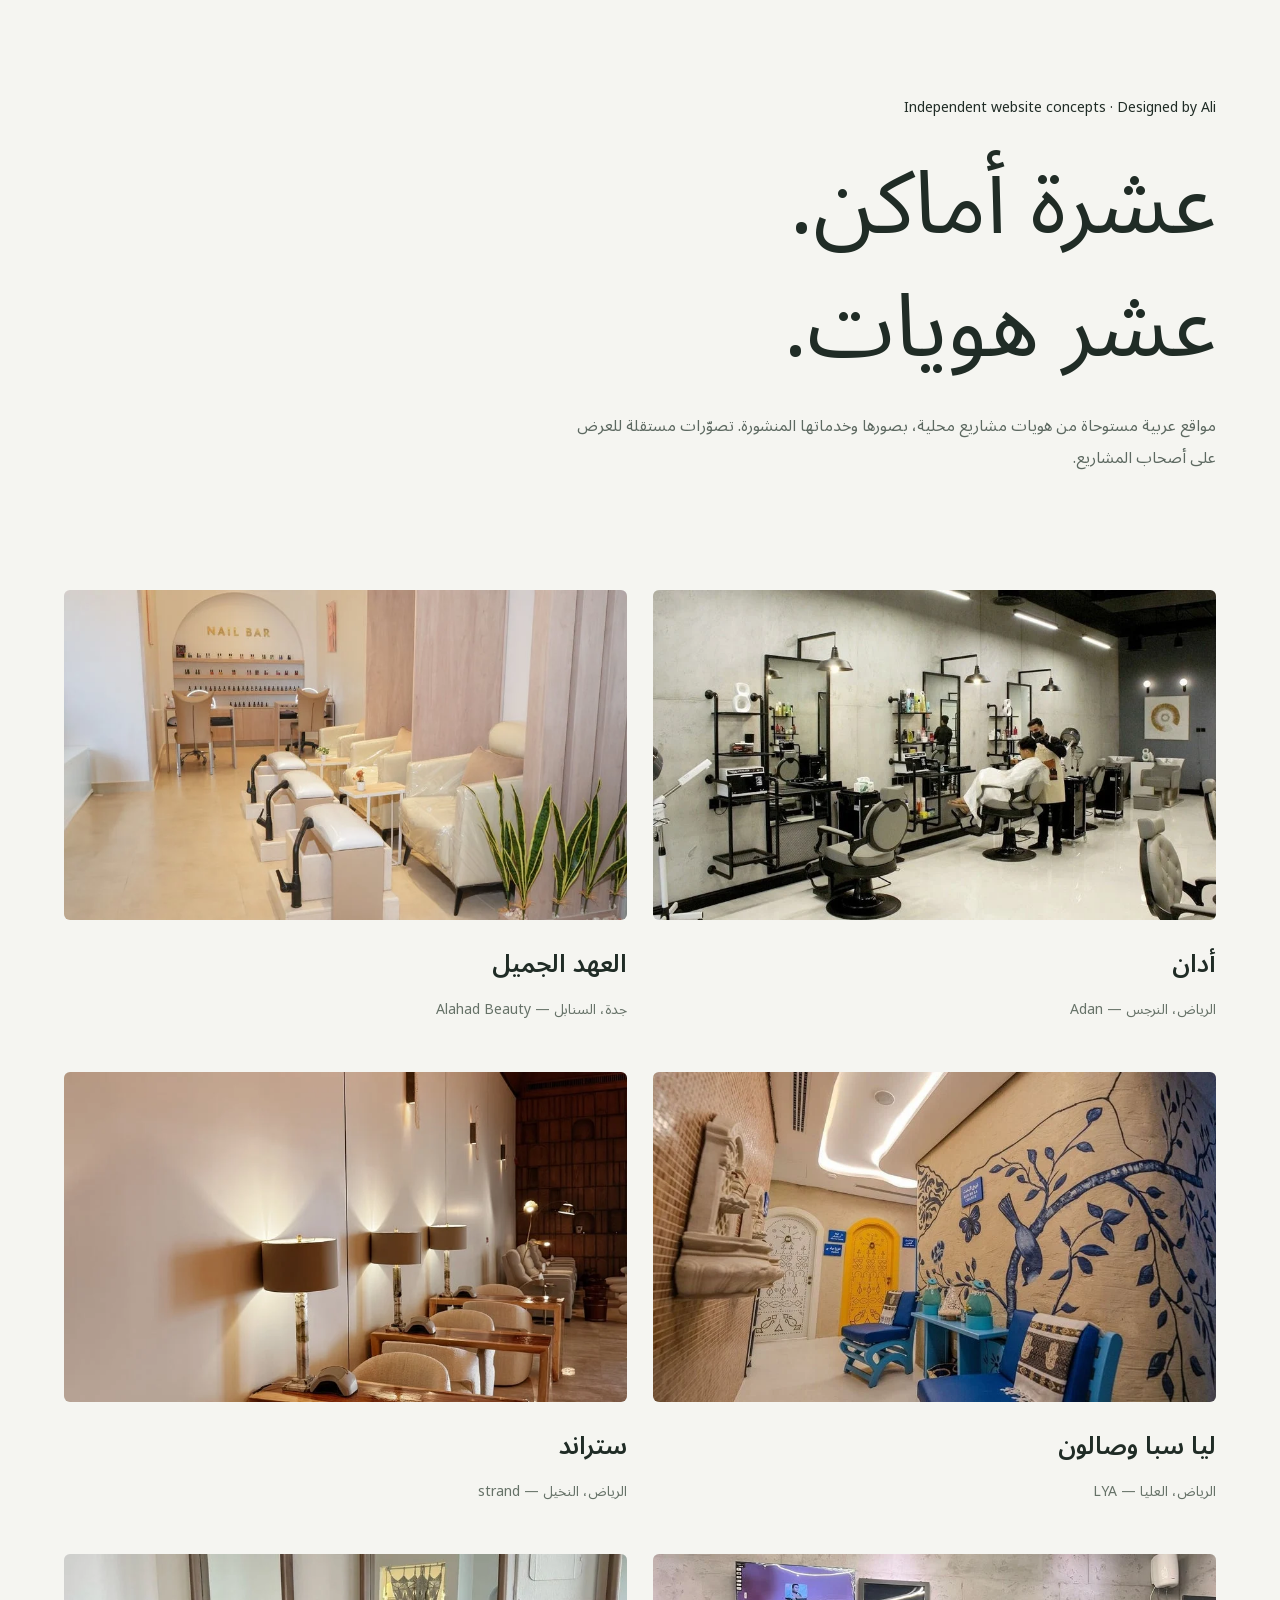
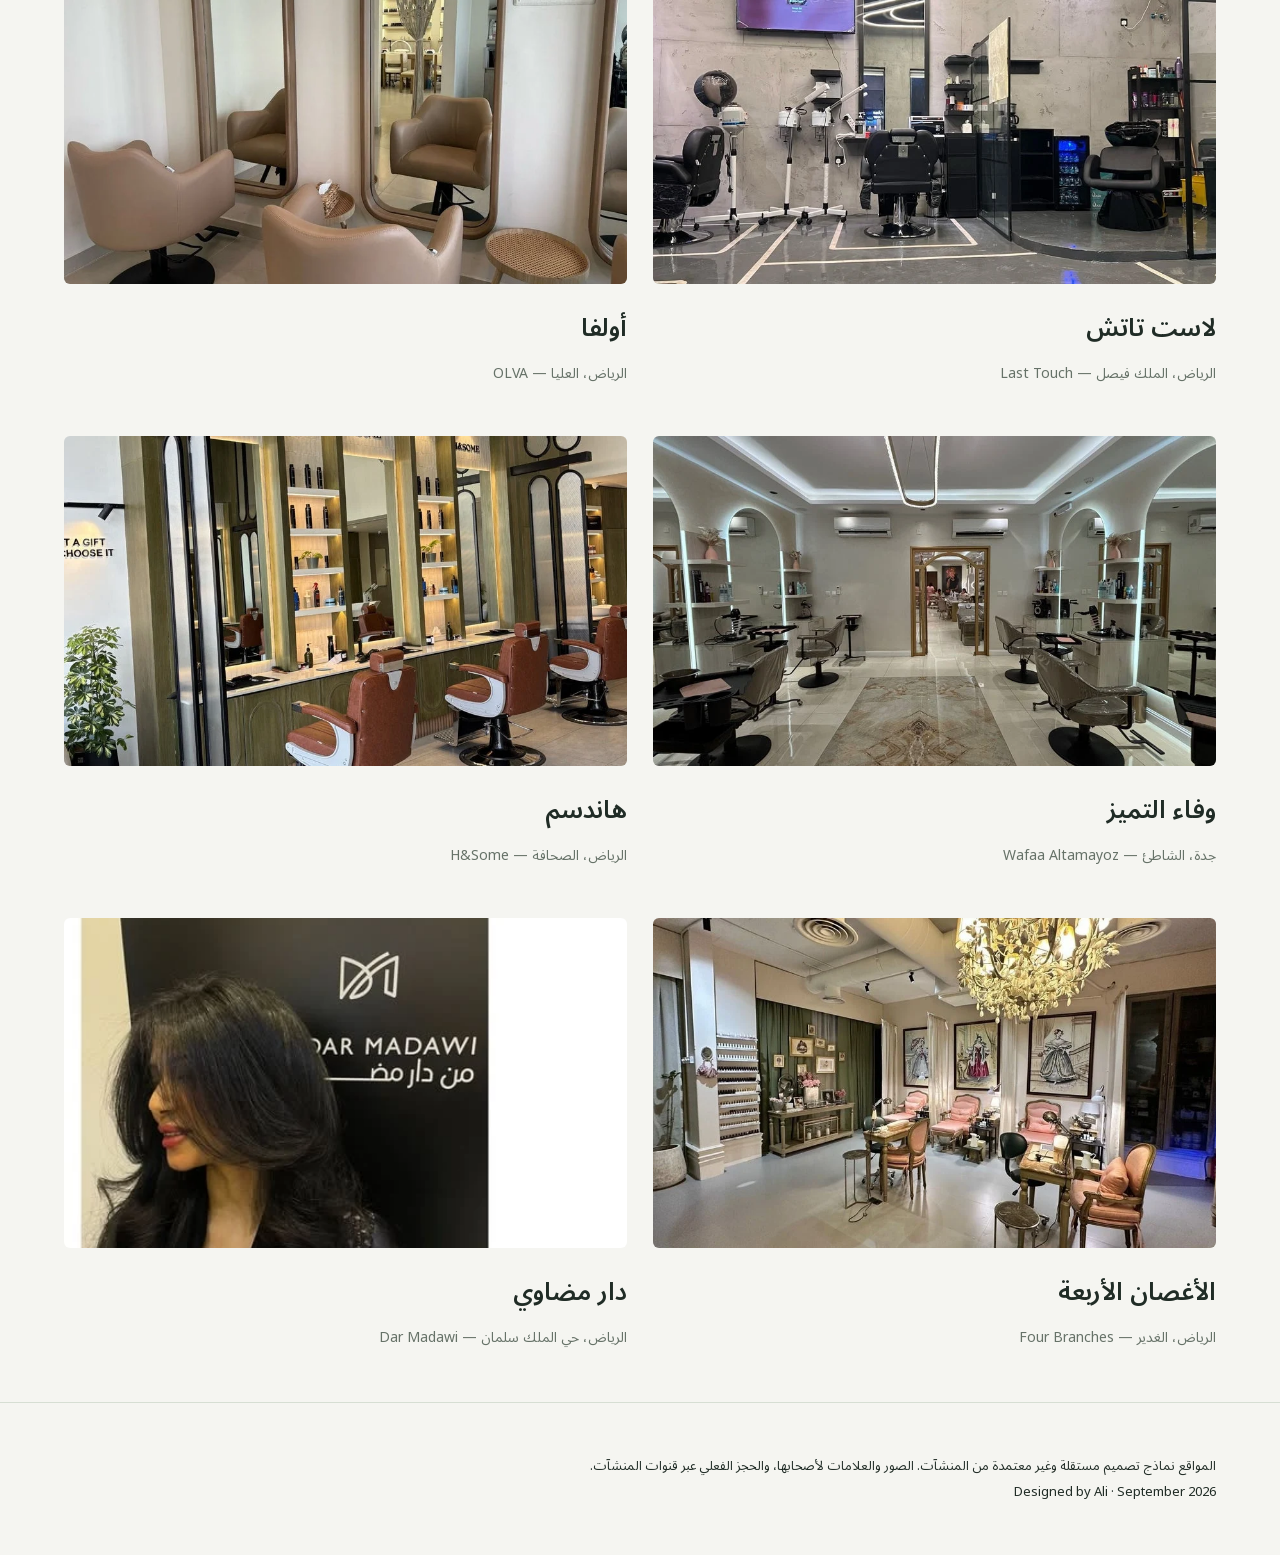
<file: index.html>
<!doctype html><html lang="ar" dir="rtl"><head><meta charset="utf-8"><meta name="viewport" content="width=device-width, initial-scale=1"><meta name="robots" content="noindex,nofollow"><link rel="icon" href="favicon.svg" type="image/svg+xml"><title>عشرة أماكن، عشر هويات | Ali</title><link rel="stylesheet" href="shared/fonts.css"><style>*{box-sizing:border-box}body{margin:0;background:#f5f5f1;color:#202c26;font-family:'Noto Sans Arabic',sans-serif}header,main,footer{max-width:1360px;margin:auto;padding:50px 5%}header{padding-top:90px}h1{font-size:clamp(40px,7vw,88px);font-weight:500;line-height:1.4;margin:20px 0}header p{max-width:640px;line-height:2;color:#5d6961}a{color:inherit;text-decoration:none}main{display:grid;grid-template-columns:1fr 1fr;gap:48px 26px}.card{display:block}.image{overflow:hidden;background:#ddd;border-radius:6px}.image img{display:block;width:100%;height:330px;object-fit:cover;transition:transform .5s}.card:hover img{transform:scale(1.035)}.card:focus-visible{outline:3px solid #345743;outline-offset:10px}.card h2{margin:18px 0 5px;font-size:25px}.card p{margin:0;color:#667268;font-size:14px}footer{border-top:1px solid #d6ded3;font-size:13px;line-height:2}small{font-size:14px}@media(max-width:700px){main{grid-template-columns:1fr;gap:32px}.image img{height:260px}header{padding-top:55px}}@media(prefers-reduced-motion:reduce){*{transition:none!important}}</style></head><body><header><small lang="en">Independent website concepts · Designed by Ali</small><h1>عشرة أماكن.<br>عشر هويات.</h1><p>مواقع عربية مستوحاة من هويات مشاريع محلية، بصورها وخدماتها المنشورة. تصوّرات مستقلة للعرض على أصحاب المشاريع.</p></header><main><a class="card" href="adan-salon/"><div class="image"><img src="adan-salon/assets/06.webp" alt="أدان" width="1000" height="700" loading="lazy"></div><h2>أدان</h2><p>الرياض، النرجس — Adan</p></a><a class="card" href="alahad-beauty/"><div class="image"><img src="alahad-beauty/assets/00.webp" alt="العهد الجميل" width="1000" height="700" loading="lazy"></div><h2>العهد الجميل</h2><p>جدة، السنابل — Alahad Beauty</p></a><a class="card" href="lya-spa/"><div class="image"><img src="lya-spa/assets/00.webp" alt="ليا سبا وصالون" width="1000" height="700" loading="lazy"></div><h2>ليا سبا وصالون</h2><p>الرياض، العليا — LYA</p></a><a class="card" href="strand-salon/"><div class="image"><img src="strand-salon/assets/00.webp" alt="ستراند" width="1000" height="700" loading="lazy"></div><h2>ستراند</h2><p>الرياض، النخيل — strand</p></a><a class="card" href="last-touch/"><div class="image"><img src="last-touch/assets/01.webp" alt="لاست تاتش" width="1000" height="700" loading="lazy"></div><h2>لاست تاتش</h2><p>الرياض، الملك فيصل — Last Touch</p></a><a class="card" href="olva-spa/"><div class="image"><img src="olva-spa/assets/00.webp" alt="أولفا" width="1000" height="700" loading="lazy"></div><h2>أولفا</h2><p>الرياض، العليا — OLVA</p></a><a class="card" href="wafaa-altamayoz/"><div class="image"><img src="wafaa-altamayoz/assets/03.webp" alt="وفاء التميز" width="1000" height="700" loading="lazy"></div><h2>وفاء التميز</h2><p>جدة، الشاطئ — Wafaa Altamayoz</p></a><a class="card" href="handsome-salon/"><div class="image"><img src="handsome-salon/assets/01.webp" alt="هاندسم" width="1000" height="700" loading="lazy"></div><h2>هاندسم</h2><p>الرياض، الصحافة — H&Some</p></a><a class="card" href="four-branches/"><div class="image"><img src="four-branches/assets/00.webp" alt="الأغصان الأربعة" width="1000" height="700" loading="lazy"></div><h2>الأغصان الأربعة</h2><p>الرياض، الغدير — Four Branches</p></a><a class="card" href="dar-madawi/"><div class="image"><img src="dar-madawi/assets/ig10.webp" alt="دار مضاوي" width="1000" height="700" loading="lazy"></div><h2>دار مضاوي</h2><p>الرياض، حي الملك سلمان — Dar Madawi</p></a></main><footer>المواقع نماذج تصميم مستقلة وغير معتمدة من المنشآت. الصور والعلامات لأصحابها، والحجز الفعلي عبر قنوات المنشآت.<br><span lang="en">Designed by Ali · September 2026</span></footer></body></html>
</file>
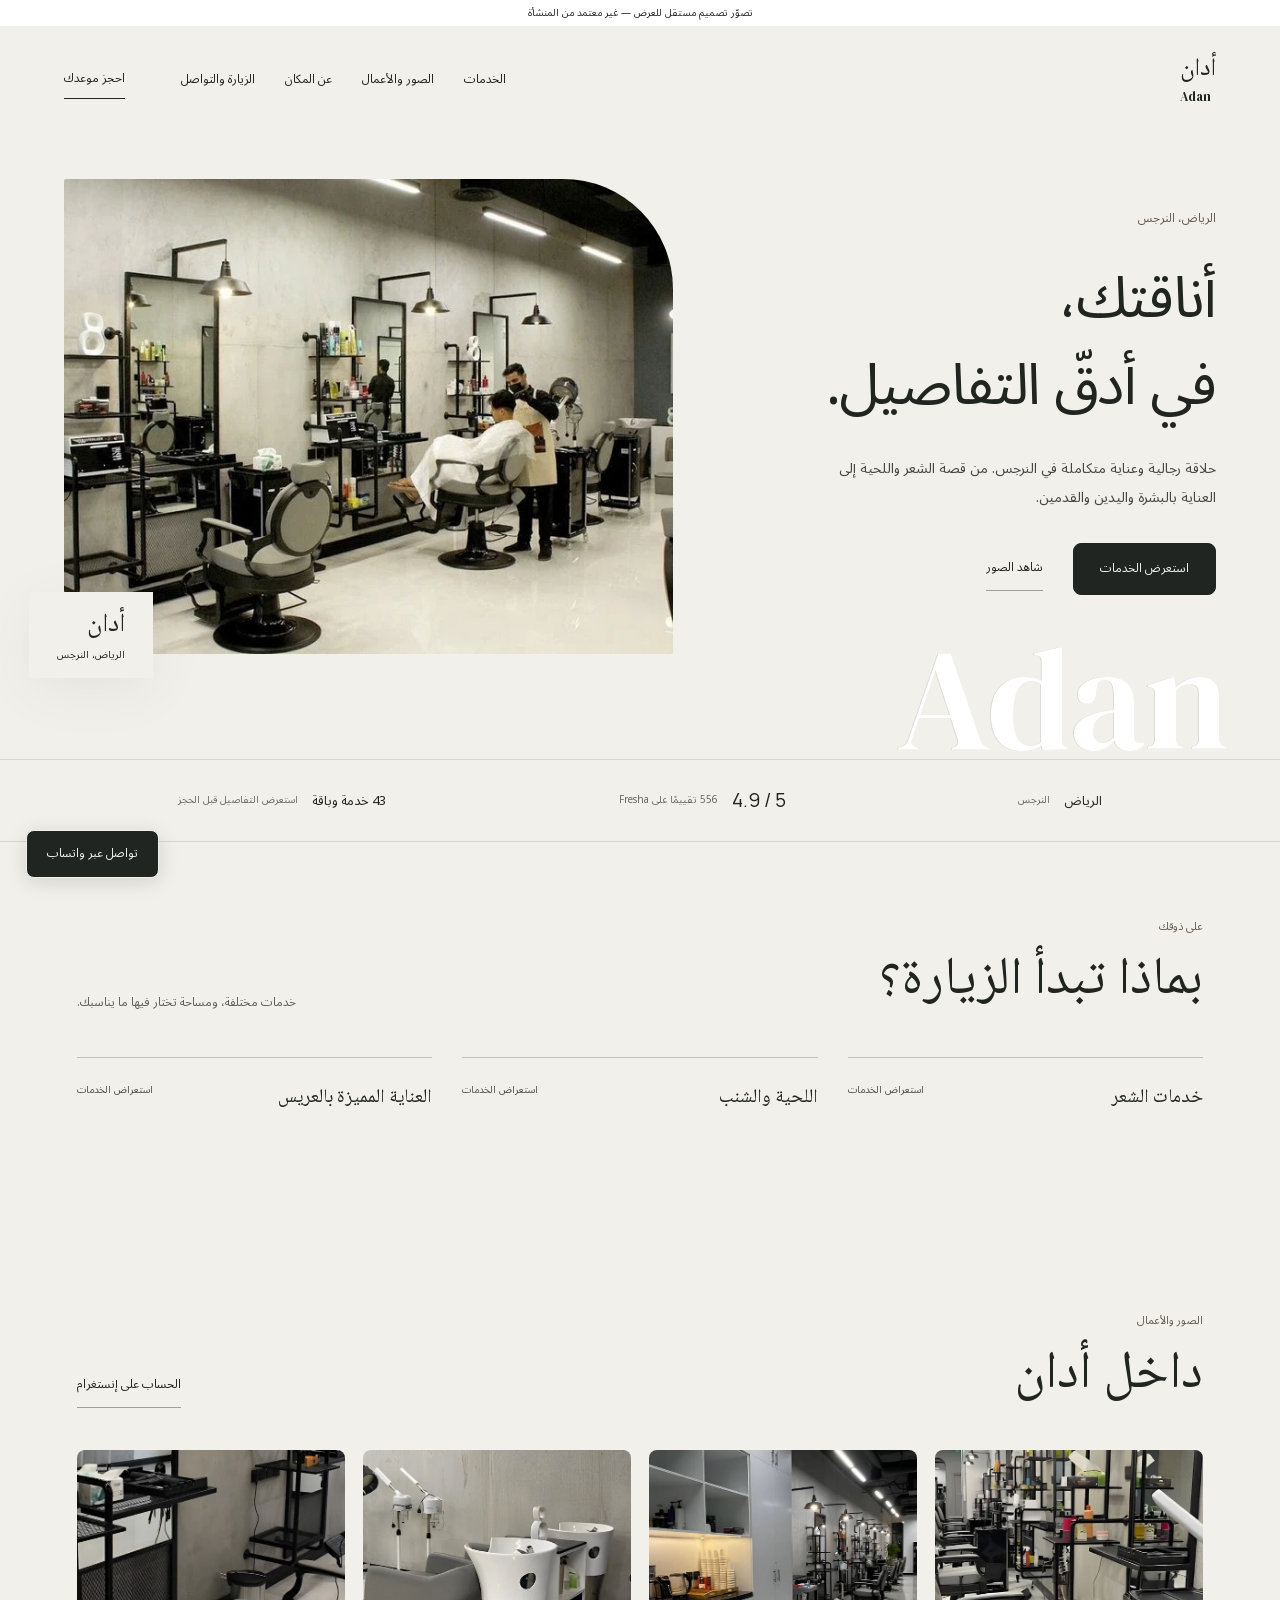
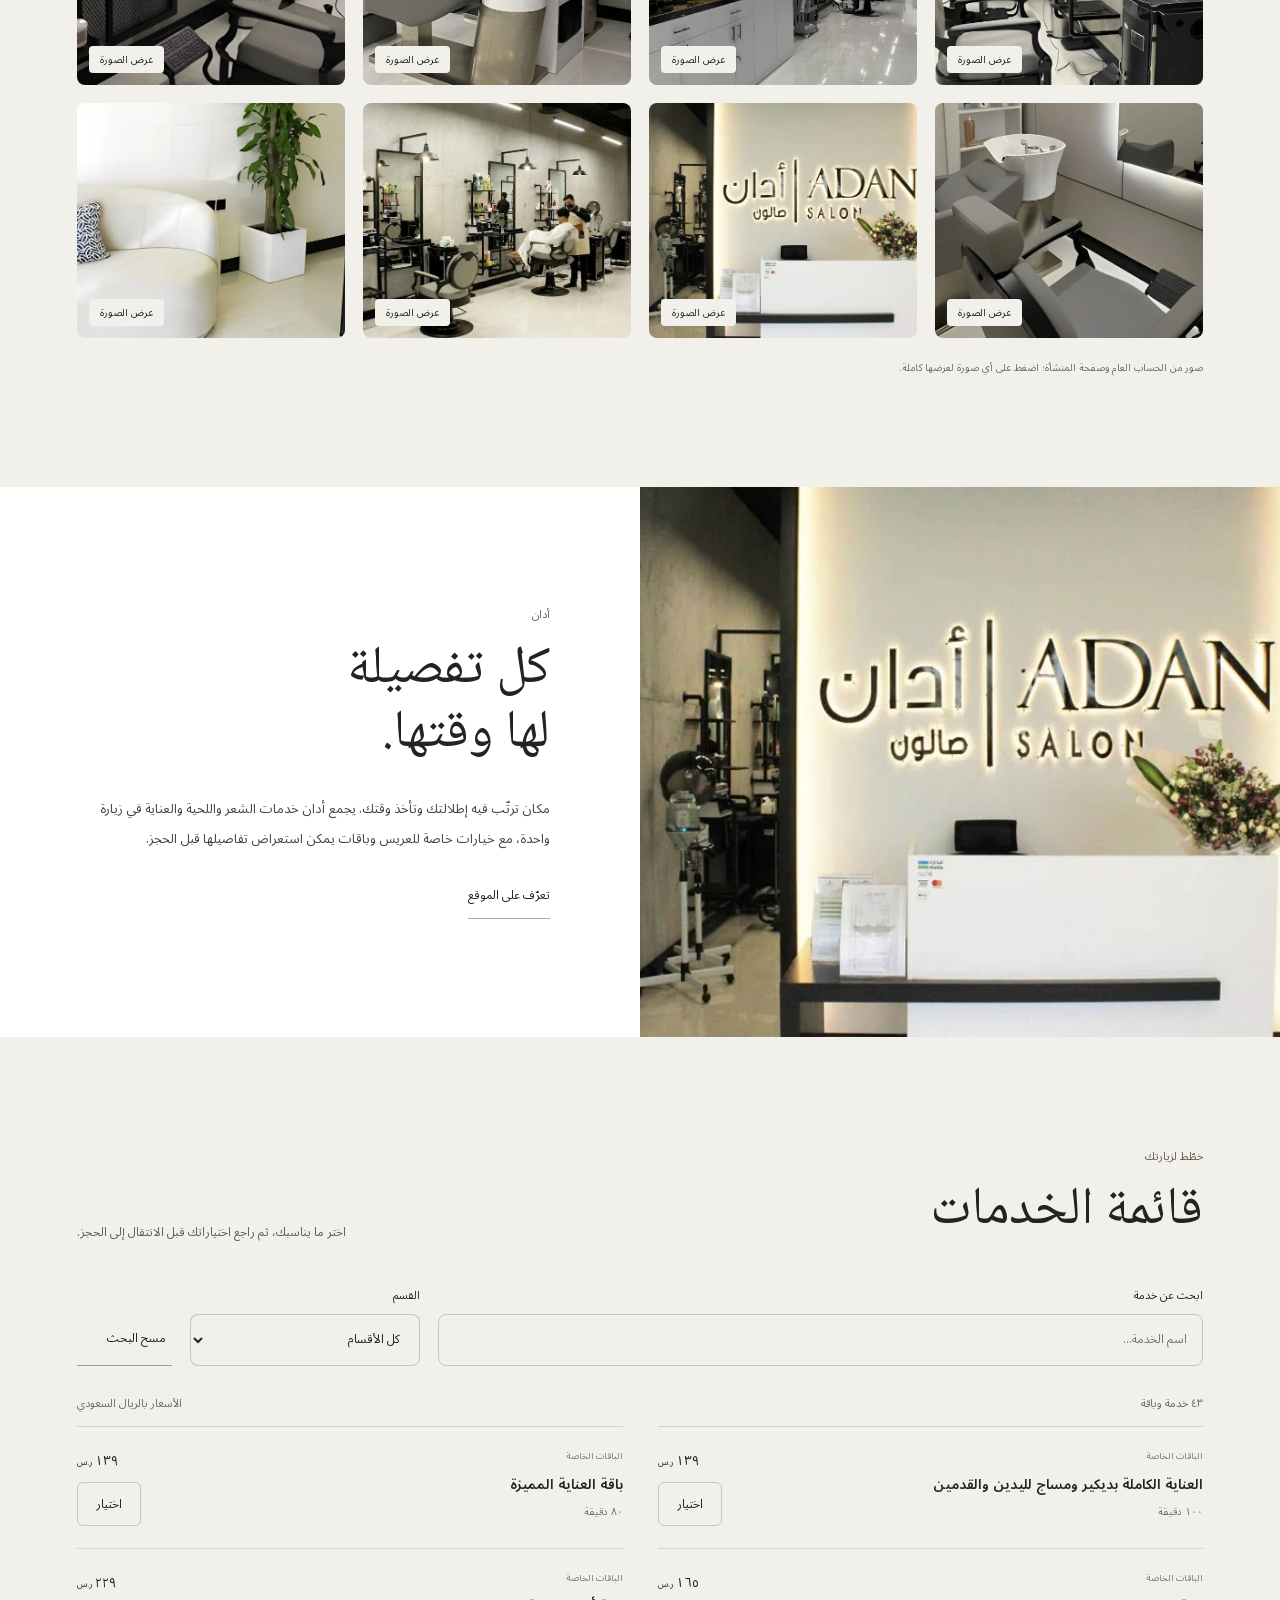
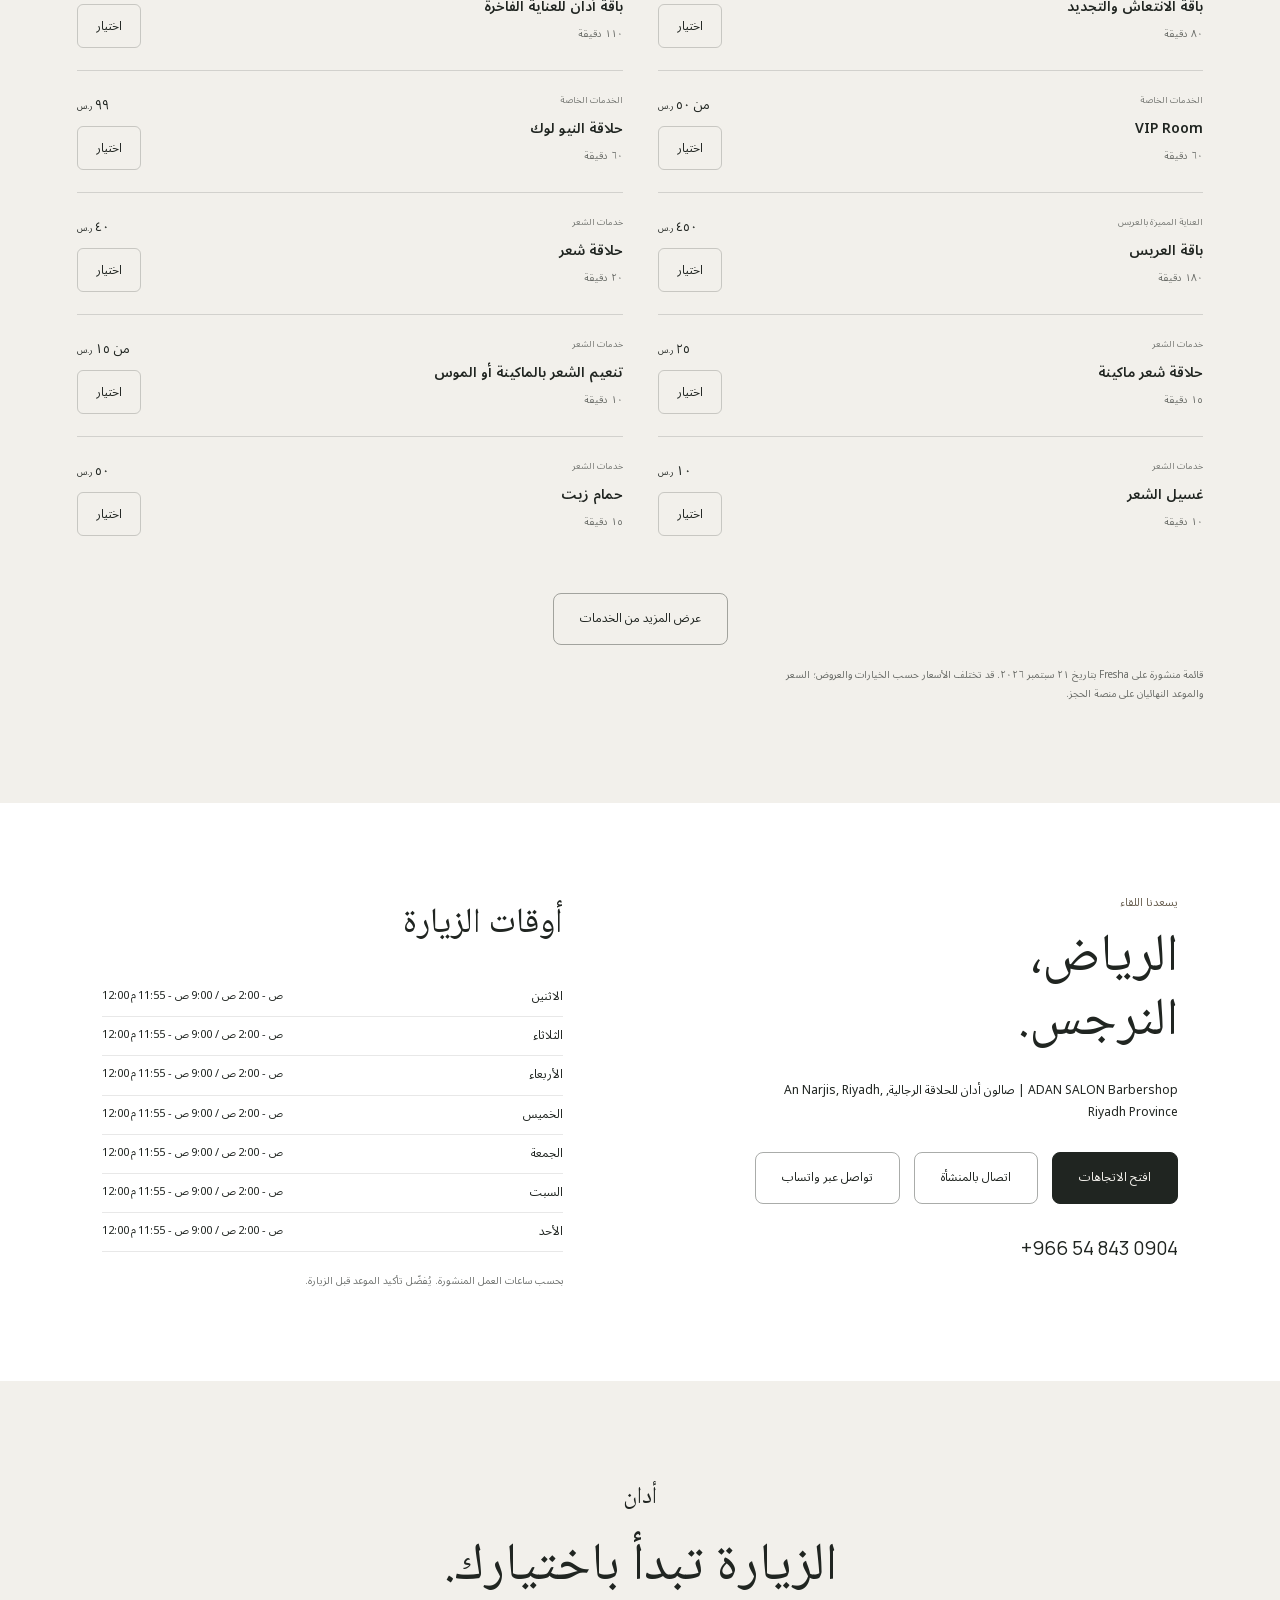
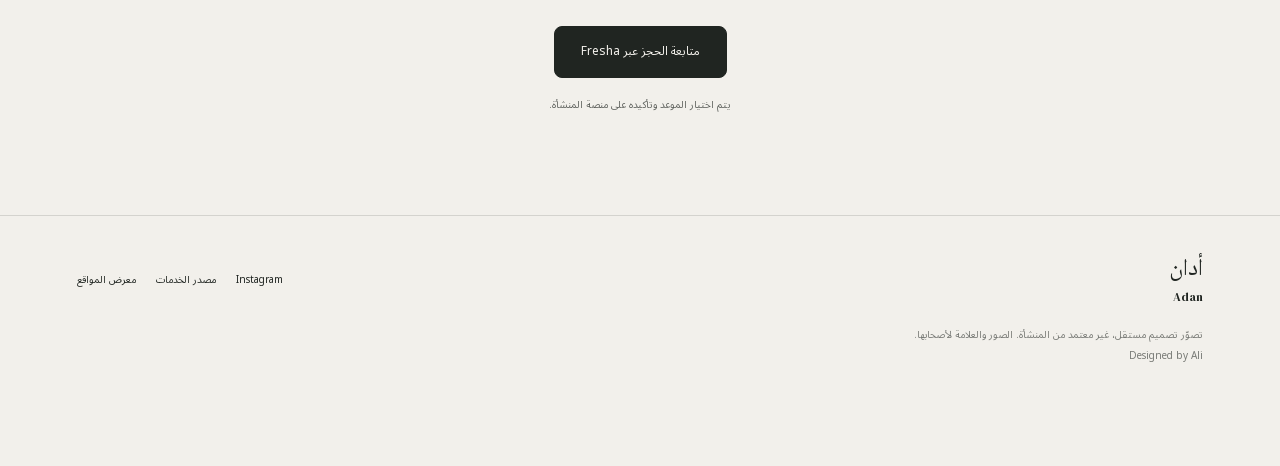
<file: adan-salon/index.html>
<!doctype html><html lang="ar" dir="rtl"><head><meta charset="utf-8"><meta name="viewport" content="width=device-width,initial-scale=1"><meta name="robots" content="noindex,nofollow"><title>أدان | الرياض — تصوّر تصميم</title><meta name="description" content="حلاقة رجالية وعناية متكاملة في النرجس. من قصة الشعر واللحية إلى العناية بالبشرة واليدين والقدمين."><meta name="theme-color" content="#f2f0eb"><meta property="og:title" content="أدان — تصوّر موقع مستقل"><meta property="og:description" content="حلاقة رجالية وعناية متكاملة في النرجس. من قصة الشعر واللحية إلى العناية بالبشرة واليدين والقدمين."><meta property="og:image" content="https://az212z.github.io/saudi-local-premium-09/adan-salon/assets/06.webp"><link rel="icon" href="favicon.svg" type="image/svg+xml"><link rel="stylesheet" href="../shared/fonts.css"><link rel="stylesheet" href="../shared/style.css?v=3"><script src="../shared/app.js?v=2" defer></script></head>
<body class="theme-stone layout-architect" style="--bg:#f2f0eb;--ink:#202521;--accent:#665c4d;--soft:#ffffff">
<a class="skip" href="#main">انتقل إلى المحتوى</a><div class="preview-note">تصوّر تصميم مستقل للعرض — غير معتمد من المنشأة</div>
<header class="site-header"><a href="./" class="brand"><span>أدان<small lang="en" dir="ltr">Adan</small></span></a><nav aria-label="القائمة الرئيسية"><a href="#services">الخدمات</a><a href="#work">الصور والأعمال</a><a href="#story">عن المكان</a><a href="#visit">الزيارة والتواصل</a></nav><a class="header-book" href="#services">احجز موعدك</a><button class="menu-toggle" aria-label="فتح القائمة" aria-controls="mobile-menu" aria-expanded="false"><span></span><span></span></button></header>
<main id="main"><section class="hero"><div class="hero-copy"><p class="place">الرياض، النرجس</p><h1>أناقتك،<br>في أدقّ التفاصيل.</h1><p class="intro">حلاقة رجالية وعناية متكاملة في النرجس. من قصة الشعر واللحية إلى العناية بالبشرة واليدين والقدمين.</p><div class="hero-actions"><a class="button primary" href="#services">استعرض الخدمات</a><a class="text-link" href="#work">شاهد الصور</a></div></div><div class="hero-visual"><div class="photo-frame"><img class="hero-photo" src="assets/06.webp" alt="أدان — من الصور المنشورة" width="909" height="515" fetchpriority="high" loading="eager" decoding="async"></div><div class="hero-note">أدان<small>الرياض، النرجس</small></div></div><div class="architect-word" lang="en" aria-hidden="true">Adan</div></section>
<div class="trust-band"><p>الرياض <span>النرجس</span></p><a href="https://www.fresha.com/a/adan-salon-slwn-dn-riyadh-adan-salon-barbershop-slwn-dn-llhlq-lrjly-zunlcgvm" target="_blank" rel="noopener noreferrer"><b dir="ltr">4.9 / 5</b><span>556 تقييمًا على Fresha</span></a><p>43 خدمة وباقة<span>استعرض التفاصيل قبل الحجز</span></p></div>
<section class="section featured"><div class="section-heading"><div><p class="section-label">على ذوقك</p><h2>بماذا تبدأ الزيارة؟</h2></div><p>خدمات مختلفة، ومساحة تختار فيها ما يناسبك.</p></div><div class="featured-cats"><a class="feature-cat" href="#services" data-category-pick="خدمات الشعر"><h3>خدمات الشعر</h3><span>استعراض الخدمات</span></a><a class="feature-cat" href="#services" data-category-pick="اللحية والشنب"><h3>اللحية والشنب</h3><span>استعراض الخدمات</span></a><a class="feature-cat" href="#services" data-category-pick="العناية المميزة بالعريس"><h3>العناية المميزة بالعريس</h3><span>استعراض الخدمات</span></a></div></section>
<section id="work" class="section work"><div class="section-heading"><div><p class="section-label">الصور والأعمال</p><h2>داخل أدان</h2></div><a class="text-link" href="https://www.instagram.com/adan.salon/" target="_blank" rel="noopener noreferrer">الحساب على إنستغرام</a></div><div class="gallery"><button class="gallery-item" data-image="0" aria-label="تكبير الصورة 1 من أدان"><img class="" src="assets/00.webp" alt="أدان — صورة منشورة 1" width="909" height="515" loading="lazy" decoding="async"><span class="zoom" aria-hidden="true">عرض الصورة</span></button><button class="gallery-item" data-image="1" aria-label="تكبير الصورة 2 من أدان"><img class="" src="assets/01.webp" alt="أدان — صورة منشورة 2" width="909" height="515" loading="lazy" decoding="async"><span class="zoom" aria-hidden="true">عرض الصورة</span></button><button class="gallery-item" data-image="2" aria-label="تكبير الصورة 3 من أدان"><img class="" src="assets/02.webp" alt="أدان — صورة منشورة 3" width="909" height="515" loading="lazy" decoding="async"><span class="zoom" aria-hidden="true">عرض الصورة</span></button><button class="gallery-item" data-image="3" aria-label="تكبير الصورة 4 من أدان"><img class="" src="assets/03.webp" alt="أدان — صورة منشورة 4" width="909" height="515" loading="lazy" decoding="async"><span class="zoom" aria-hidden="true">عرض الصورة</span></button><button class="gallery-item" data-image="4" aria-label="تكبير الصورة 5 من أدان"><img class="" src="assets/04.webp" alt="أدان — صورة منشورة 5" width="909" height="515" loading="lazy" decoding="async"><span class="zoom" aria-hidden="true">عرض الصورة</span></button><button class="gallery-item" data-image="5" aria-label="تكبير الصورة 6 من أدان"><img class="" src="assets/05.webp" alt="أدان — صورة منشورة 6" width="909" height="515" loading="lazy" decoding="async"><span class="zoom" aria-hidden="true">عرض الصورة</span></button><button class="gallery-item" data-image="6" aria-label="تكبير الصورة 7 من أدان"><img class="" src="assets/06.webp" alt="أدان — صورة منشورة 7" width="909" height="515" loading="lazy" decoding="async"><span class="zoom" aria-hidden="true">عرض الصورة</span></button><button class="gallery-item" data-image="7" aria-label="تكبير الصورة 8 من أدان"><img class="" src="assets/07.webp" alt="أدان — صورة منشورة 8" width="909" height="515" loading="lazy" decoding="async"><span class="zoom" aria-hidden="true">عرض الصورة</span></button></div><p class="source-note">صور من الحساب العام وصفحة المنشأة؛ اضغط على أي صورة لعرضها كاملة.</p></section>
<section id="story" class="story-section"><div class="story-photo"><img class="" src="assets/05.webp" alt="أدان — أجواء وتفاصيل" width="909" height="515" loading="lazy" decoding="async"></div><div class="story-copy"><p class="section-label">أدان</p><h2>كل تفصيلة<br>لها وقتها.</h2><p>مكان ترتّب فيه إطلالتك وتأخذ وقتك. يجمع أدان خدمات الشعر واللحية والعناية في زيارة واحدة، مع خيارات خاصة للعريس وباقات يمكن استعراض تفاصيلها قبل الحجز.</p><a class="text-link" href="#visit">تعرّف على الموقع</a></div></section>
<section id="services" class="section services-section"><div class="section-heading"><div><p class="section-label">خطّط لزيارتك</p><h2>قائمة الخدمات</h2></div><p>اختر ما يناسبك، ثم راجع اختياراتك قبل الانتقال إلى الحجز.</p></div><div class="catalog-toolbar"><div class="search-box"><label for="search">ابحث عن خدمة</label><input id="search" type="search" name="q" placeholder="اسم الخدمة…" autocomplete="off"></div><label class="category-select-label">القسم<select id="category" name="category"><option value="">كل الأقسام</option><option value="الباقات الخاصة">الباقات الخاصة</option><option value="الخدمات الخاصة">الخدمات الخاصة</option><option value="العناية المميزة بالعريس">العناية المميزة بالعريس</option><option value="خدمات الشعر">خدمات الشعر</option><option value="اللحية والشنب">اللحية والشنب</option><option value="تلوين الشعر">تلوين الشعر</option><option value="علاج الشعر">علاج الشعر</option><option value="خدمات العناية بالبشرة">خدمات العناية بالبشرة</option><option value="العناية باليدين والقدمين والأظافر">العناية باليدين والقدمين والأظافر</option></select></label><button class="clear-filters text-link" type="button">مسح البحث</button></div><div class="catalog-meta"><p id="result-count" aria-live="polite"></p><p>الأسعار بالريال السعودي</p></div><div id="service-list" class="service-list"></div><div class="load-more-wrap"><button id="load-more" class="button outline" type="button">عرض المزيد من الخدمات</button></div><p class="source-note">قائمة منشورة على Fresha بتاريخ ٢١ سبتمبر ٢٠٢٦. قد تختلف الأسعار حسب الخيارات والعروض؛ السعر والموعد النهائيان على منصة الحجز.</p><noscript><p>لعرض الخدمات والأسعار، افتح <a href="https://www.fresha.com/a/adan-salon-slwn-dn-riyadh-adan-salon-barbershop-slwn-dn-llhlq-lrjly-zunlcgvm">قائمة المنشأة على Fresha</a>.</p></noscript></section>
<section id="visit" class="visit-section"><div class="visit-info"><p class="section-label">يسعدنا اللقاء</p><h2>الرياض،<br>النرجس.</h2><p>ADAN SALON Barbershop | صالون أدان للحلاقة الرجالية, An Narjis, Riyadh, Riyadh Province</p><div class="visit-actions"><a class="button primary" href="https://www.google.com/maps/search/?api=1&amp;query=ADAN%20SALON%20Barbershop%20%7C%20%D8%B5%D8%A7%D9%84%D9%88%D9%86%20%D8%A3%D8%AF%D8%A7%D9%86%20%D9%84%D9%84%D8%AD%D9%84%D8%A7%D9%82%D8%A9%20%D8%A7%D9%84%D8%B1%D8%AC%D8%A7%D9%84%D9%8A%D8%A9%2C%20Riyadh%2C%20Riyadh%20Province" target="_blank" rel="noopener noreferrer">افتح الاتجاهات</a><a class="button outline" href="tel:+966548430904">اتصال بالمنشأة</a><a class="button outline whatsapp-contact" href="https://wa.me/966548430904" target="_blank" rel="noopener noreferrer">تواصل عبر واتساب</a></div><a class="phone-number" dir="ltr" href="tel:+966548430904">+966 54 843 0904</a></div><div class="hours"><h3>أوقات الزيارة</h3><dl><div><dt>الاثنين</dt><dd dir="ltr">12:00 ص - 2:00 ص / 9:00 ص - 11:55 م</dd></div><div><dt>الثلاثاء</dt><dd dir="ltr">12:00 ص - 2:00 ص / 9:00 ص - 11:55 م</dd></div><div><dt>الأربعاء</dt><dd dir="ltr">12:00 ص - 2:00 ص / 9:00 ص - 11:55 م</dd></div><div><dt>الخميس</dt><dd dir="ltr">12:00 ص - 2:00 ص / 9:00 ص - 11:55 م</dd></div><div><dt>الجمعة</dt><dd dir="ltr">12:00 ص - 2:00 ص / 9:00 ص - 11:55 م</dd></div><div><dt>السبت</dt><dd dir="ltr">12:00 ص - 2:00 ص / 9:00 ص - 11:55 م</dd></div><div><dt>الأحد</dt><dd dir="ltr">12:00 ص - 2:00 ص / 9:00 ص - 11:55 م</dd></div></dl><small>بحسب ساعات العمل المنشورة. يُفضّل تأكيد الموعد قبل الزيارة.</small></div></section>
<section class="closing"><p>أدان</p><h2>الزيارة تبدأ باختيارك.</h2><a class="button primary" href="https://www.fresha.com/a/adan-salon-slwn-dn-riyadh-adan-salon-barbershop-slwn-dn-llhlq-lrjly-zunlcgvm/all-offer?menu=true" target="_blank" rel="noopener noreferrer">متابعة الحجز عبر Fresha</a><small>يتم اختيار الموعد وتأكيده على منصة المنشأة.</small></section></main>
<footer><div class="footer-brand">أدان<small lang="en">Adan</small></div><div><a href="https://www.instagram.com/adan.salon/" target="_blank" rel="noopener noreferrer">Instagram</a><a href="https://www.fresha.com/a/adan-salon-slwn-dn-riyadh-adan-salon-barbershop-slwn-dn-llhlq-lrjly-zunlcgvm" target="_blank" rel="noopener noreferrer">مصدر الخدمات</a><a href="../">معرض المواقع</a></div><p>تصوّر تصميم مستقل، غير معتمد من المنشأة. الصور والعلامة لأصحابها.</p><small lang="en">Designed by Ali</small></footer>
<a class="whatsapp-float" href="https://wa.me/966548430904" target="_blank" rel="noopener noreferrer" aria-label="تواصل مع أدان عبر واتساب، يفتح في نافذة جديدة">تواصل عبر واتساب</a>
<button class="selection-bar" id="selection-open" hidden aria-haspopup="dialog"><span>اختيارات الزيارة <b id="selection-count">0</b></span><span id="selection-total"></span><span>مراجعة الاختيارات</span></button>
<dialog id="mobile-menu" class="mobile-menu" aria-label="قائمة التنقل"><button class="close-dialog" aria-label="إغلاق القائمة">إغلاق</button><p>أدان</p><nav><a href="#services">الخدمات</a><a href="#work">الصور والأعمال</a><a href="#story">عن المكان</a><a href="#visit">الزيارة والتواصل</a></nav></dialog>
<dialog id="gallery-dialog" class="gallery-dialog" aria-label="معرض الصور"><button class="close-dialog" aria-label="إغلاق الصور">إغلاق</button><img id="gallery-full" src="assets/00.webp" alt="صورة كاملة من أدان" width="1200" height="900"><div><button id="gallery-prev" aria-label="الصورة السابقة">السابقة</button><span id="gallery-count"></span><button id="gallery-next" aria-label="الصورة التالية">التالية</button></div></dialog>
<dialog id="service-dialog" class="service-dialog" aria-label="تفاصيل الخدمة"><button class="close-dialog" aria-label="إغلاق تفاصيل الخدمة">إغلاق</button><div id="service-details"></div></dialog>
<dialog id="selection-dialog" class="selection-dialog" aria-label="اختيارات الزيارة"><button class="close-dialog" aria-label="إغلاق الاختيارات">إغلاق</button><p class="section-label">خطّط لزيارتك</p><h2>اختياراتك</h2><div id="selected-list"></div><div class="selection-summary"></div><p class="selection-explain">هذه قائمة للتخطيط فقط. انسخها للاحتفاظ باختياراتك، ثم اختر الخدمات والموعد على Fresha لتأكيد الحجز.</p><div class="selection-actions"><button class="button outline" id="copy-selection">نسخ الاختيارات</button><a class="button primary" href="https://www.fresha.com/a/adan-salon-slwn-dn-riyadh-adan-salon-barbershop-slwn-dn-llhlq-lrjly-zunlcgvm/all-offer?menu=true" target="_blank" rel="noopener noreferrer">متابعة الحجز عبر Fresha</a></div><p id="copy-status" aria-live="polite"></p></dialog><div class="toast" role="status" aria-live="polite"></div><script type="application/json" id="site-data">{"name": "أدان", "services": [{"id": "p:1608913", "name": "العناية الكاملة بديكير ومساج لليدين والقدمين", "original": "Hand & foot pedicure with relaxing massage |  العناية الكاملة بديكير ومساج لليدين والقدمين", "category": "الباقات الخاصة", "price": 139, "starts": false, "minutes": 100, "maxMinutes": 100, "variants": []}, {"id": "p:1584822", "name": "باقة العناية المميزة", "original": "Featured Care Package | باقة العناية المميزة", "category": "الباقات الخاصة", "price": 139, "starts": false, "minutes": 80, "maxMinutes": 80, "variants": []}, {"id": "p:1585237", "name": "باقة الانتعاش والتجديد", "original": "The Freshness and Renewal Package | باقة الانتعاش والتجديد", "category": "الباقات الخاصة", "price": 165, "starts": false, "minutes": 80, "maxMinutes": 80, "variants": []}, {"id": "p:1585247", "name": "باقة أدان للعناية الفاخرة", "original": "Adan Luxury Care Package | باقة أدان للعناية الفاخرة", "category": "الباقات الخاصة", "price": 229, "starts": false, "minutes": 110, "maxMinutes": 110, "variants": []}, {"id": "s:20798806", "name": "VIP Room", "original": "VIP Room", "category": "الخدمات الخاصة", "price": 50, "starts": true, "minutes": 60, "maxMinutes": 60, "variants": [{"name": "VIP Room", "price": "SAR 50", "duration": "1 hr"}]}, {"id": "s:19255006", "name": "حلاقة النيو لوك", "original": "New Look Haircut | حلاقة النيو لوك", "category": "الخدمات الخاصة", "price": 99, "starts": false, "minutes": 60, "maxMinutes": 60, "variants": [{"name": "حلاقة النيو لوك", "price": "SAR 99", "duration": "1 hr"}]}, {"id": "p:1586968", "name": "باقة العريس", "original": "The Groom Package |  باقة العريس", "category": "العناية المميزة بالعريس", "price": 450, "starts": false, "minutes": 180, "maxMinutes": 180, "variants": []}, {"id": "s:17893142", "name": "حلاقة شعر", "original": "Haircut | حلاقة شعر", "category": "خدمات الشعر", "price": 40, "starts": false, "minutes": 20, "maxMinutes": 20, "variants": [{"name": "حلاقة شعر", "price": "SAR 40", "duration": "20 min"}]}, {"id": "s:17893184", "name": "حلاقة شعر ماكينة", "original": "Haircut - Machine/Clippers (Buzz cut) | حلاقة شعر ماكينة", "category": "خدمات الشعر", "price": 25, "starts": false, "minutes": 15, "maxMinutes": 15, "variants": [{"name": "حلاقة شعر ماكينة", "price": "SAR 25", "duration": "15 min"}]}, {"id": "s:21422352", "name": "تنعيم الشعر بالماكينة أو الموس", "original": "تنعيم الشعر بالماكينة أو الموس | Hair trimming with a machine or razor blade", "category": "خدمات الشعر", "price": 15, "starts": true, "minutes": 10, "maxMinutes": 10, "variants": [{"name": "تنعيم الشعر بالماكينة أو الموس", "price": "SAR 15", "duration": "10 min"}]}, {"id": "s:17893167", "name": "غسيل الشعر", "original": "Hair wash/Shampoo | غسيل الشعر", "category": "خدمات الشعر", "price": 10, "starts": false, "minutes": 10, "maxMinutes": 10, "variants": [{"name": "غسيل الشعر", "price": "SAR 10", "duration": "10 min"}]}, {"id": "s:17893666", "name": "حمام زيت", "original": "Oil bath/Hot oil treatment | حمام زيت", "category": "خدمات الشعر", "price": 50, "starts": false, "minutes": 15, "maxMinutes": 15, "variants": [{"name": "حمام زيت", "price": "SAR 50", "duration": "15 min"}]}, {"id": "s:17893622", "name": "حمام كريم", "original": "Cream bath/Hair mask treatment | حمام كريم", "category": "خدمات الشعر", "price": 30, "starts": false, "minutes": 10, "maxMinutes": 10, "variants": [{"name": "حمام كريم", "price": "SAR 30", "duration": "10 min"}]}, {"id": "s:17893213", "name": "سيشوار", "original": "Blow-dry/Hair dryer | سيشوار", "category": "خدمات الشعر", "price": 30, "starts": false, "minutes": 10, "maxMinutes": 10, "variants": [{"name": "سيشوار", "price": "SAR 30", "duration": "10 min"}]}, {"id": "s:17893237", "name": "ملء الفراغ", "original": "Hair filler (to cover bald spots) | ملء الفراغ", "category": "خدمات الشعر", "price": 20, "starts": true, "minutes": 10, "maxMinutes": 10, "variants": [{"name": "ملء الفراغ", "price": "SAR 20", "duration": "10 min"}]}, {"id": "s:17893228", "name": "فرد الشعر", "original": "Hair straightening | فرد الشعر", "category": "خدمات الشعر", "price": 110, "starts": false, "minutes": 30, "maxMinutes": 30, "variants": [{"name": "فرد الشعر", "price": "SAR 110", "duration": "30 min"}]}, {"id": "s:17893220", "name": "حلاقة شعر أطفال", "original": "Children's haircut | حلاقة شعر أطفال", "category": "خدمات الشعر", "price": 50, "starts": false, "minutes": 30, "maxMinutes": 30, "variants": [{"name": "حلاقة شعر أطفال", "price": "SAR 50", "duration": "30 min"}]}, {"id": "s:19216498", "name": "حلاقة شعر أطفال مع التلوين", "original": "Children's haircut with colring | حلاقة شعر أطفال مع التلوين", "category": "خدمات الشعر", "price": 60, "starts": true, "minutes": 35, "maxMinutes": 35, "variants": [{"name": "حلاقة شعر أطفال مع التلوين", "price": "SAR 60", "duration": "35 min"}]}, {"id": "s:17893271", "name": "حلاقة لحية", "original": "Beard shave | حلاقة لحية", "category": "اللحية والشنب", "price": 30, "starts": false, "minutes": 15, "maxMinutes": 15, "variants": [{"name": "حلاقة لحية", "price": "SAR 30", "duration": "15 min"}]}, {"id": "s:17893281", "name": "تحديد شنب", "original": "Mustache shaping/trimming | تحديد شنب", "category": "اللحية والشنب", "price": 15, "starts": false, "minutes": 10, "maxMinutes": 10, "variants": [{"name": "تحديد شنب", "price": "SAR 15", "duration": "10 min"}]}, {"id": "s:17893351", "name": "صبغة شعر", "original": "Hair dye | صبغة شعر", "category": "تلوين الشعر", "price": 55, "starts": false, "minutes": 20, "maxMinutes": 20, "variants": [{"name": "صبغة شعر", "price": "SAR 55", "duration": "20 min"}]}, {"id": "s:17893464", "name": "صبغة لحية", "original": "Beard dye | صبغة لحية", "category": "تلوين الشعر", "price": 45, "starts": false, "minutes": 15, "maxMinutes": 15, "variants": [{"name": "صبغة لحية", "price": "SAR 45", "duration": "15 min"}]}, {"id": "s:17893459", "name": "صبغة شنب", "original": "Mustache dye | صبغة شنب", "category": "تلوين الشعر", "price": 25, "starts": false, "minutes": 10, "maxMinutes": 10, "variants": [{"name": "صبغة شنب", "price": "SAR 25", "duration": "10 min"}]}, {"id": "s:17893359", "name": "صبغة قفل", "original": "Lock dye | صبغة قفل", "category": "تلوين الشعر", "price": 25, "starts": true, "minutes": 10, "maxMinutes": 10, "variants": [{"name": "صبغة قفل", "price": "SAR 25", "duration": "10 min"}]}, {"id": "s:17893293", "name": "لون شعر مؤقت", "original": "Temporary hair color | لون شعر مؤقت", "category": "تلوين الشعر", "price": 15, "starts": true, "minutes": 10, "maxMinutes": 10, "variants": [{"name": "لون شعر مؤقت", "price": "SAR 15", "duration": "10 min"}]}, {"id": "s:17893305", "name": "صبغة ألوان", "original": "Hair dye/Hair coloring (various colors) | صبغة ألوان", "category": "تلوين الشعر", "price": 60, "starts": true, "minutes": 30, "maxMinutes": 30, "variants": [{"name": "صبغة ألوان", "price": "SAR 60", "duration": "30 min"}]}, {"id": "s:19262467", "name": "خدمات صبغات الشعرالشاملة", "original": "Full Hair dye | خدمات صبغات الشعرالشاملة", "category": "تلوين الشعر", "price": 150, "starts": false, "minutes": 65, "maxMinutes": 65, "variants": [{"name": "خدمات صبغات الشعرالشاملة", "price": "SAR 150", "duration": "1 hr, 5 min"}]}, {"id": "s:17893557", "name": "بروتين", "original": "Protein treatment (for hair) | بروتين", "category": "علاج الشعر", "price": 200, "starts": true, "minutes": 60, "maxMinutes": 60, "variants": [{"name": "Short Hair", "price": "SAR 200", "duration": "1 hr"}, {"name": "Meduim Hair", "price": "SAR 250", "duration": "1 hr"}, {"name": "Long Hair", "price": "SAR 300", "duration": "1 hr"}]}, {"id": "s:17893547", "name": "أمبول معالجة قشرة الشعر", "original": "Anti-dandruff hair treatment ampoule | أمبول معالجة قشرة الشعر", "category": "علاج الشعر", "price": 30, "starts": false, "minutes": 10, "maxMinutes": 10, "variants": [{"name": "أمبول معالجة قشرة الشعر", "price": "SAR 30", "duration": "10 min"}]}, {"id": "s:22544707", "name": "قناع تحت العين", "original": "Under eys masks  | قناع تحت العين", "category": "خدمات العناية بالبشرة", "price": 10, "starts": false, "minutes": 5, "maxMinutes": 5, "variants": [{"name": "قناع تحت العين", "price": "SAR 10", "duration": "5 min"}]}, {"id": "s:17893672", "name": "تنظيف بشرة VIP", "original": "VIP facial cleansing | تنظيف بشرة VIP", "category": "خدمات العناية بالبشرة", "price": 265, "starts": false, "minutes": 30, "maxMinutes": 30, "variants": [{"name": "تنظيف بشرة VIP", "price": "SAR 265", "duration": "30 min"}]}, {"id": "s:17893609", "name": "سنفرة بخار", "original": "Steam scrub/exfoliation | سنفرة بخار", "category": "خدمات العناية بالبشرة", "price": 65, "starts": true, "minutes": 15, "maxMinutes": 15, "variants": [{"name": "سنفرة بخار", "price": "SAR 65", "duration": "15 min"}]}, {"id": "s:17893603", "name": "سنفرة عادية", "original": "Regular scrub/exfoliation | سنفرة عادية", "category": "خدمات العناية بالبشرة", "price": 30, "starts": true, "minutes": 10, "maxMinutes": 10, "variants": [{"name": "سنفرة عادية", "price": "SAR 30", "duration": "10 min"}]}, {"id": "s:17893682", "name": "إزالة شعر الأنف أو الأذن", "original": "Nose Or Ear hair removal | إزالة شعر الأنف أو الأذن", "category": "خدمات العناية بالبشرة", "price": 15, "starts": false, "minutes": 10, "maxMinutes": 10, "variants": [{"name": "إزالة شعر الأنف أو الأذن", "price": "SAR 15", "duration": "10 min"}]}, {"id": "s:17893591", "name": "لزقة أنف", "original": "Nose strips | لزقة أنف", "category": "خدمات العناية بالبشرة", "price": 10, "starts": false, "minutes": 5, "maxMinutes": 5, "variants": [{"name": "لزقة أنف", "price": "SAR 10", "duration": "5 min"}]}, {"id": "s:17893530", "name": "إزالة شعرالوجه بالشمع", "original": "Facial hair removal by waxing | إزالة شعرالوجه بالشمع", "category": "خدمات العناية بالبشرة", "price": 50, "starts": true, "minutes": 15, "maxMinutes": 15, "variants": [{"name": "إزالة شعرالوجه بالشمع", "price": "SAR 50", "duration": "15 min"}]}, {"id": "s:17893512", "name": "إزالة شعرالوجه بالفتلة", "original": "Facial hair removal by threading | إزالة شعرالوجه بالفتلة", "category": "خدمات العناية بالبشرة", "price": 20, "starts": true, "minutes": 10, "maxMinutes": 10, "variants": [{"name": "إزالة شعرالوجه بالفتلة", "price": "SAR 20", "duration": "10 min"}]}, {"id": "s:17893493", "name": "قناع مرطب للوجه", "original": "Moisturizing face mask | قناع مرطب للوجه", "category": "خدمات العناية بالبشرة", "price": 25, "starts": true, "minutes": 10, "maxMinutes": 10, "variants": [{"name": "قناع مرطب للوجه", "price": "SAR 25", "duration": "10 min"}]}, {"id": "s:17893484", "name": "قناع وجه معجون بالفحم", "original": "Charcoal face mask | قناع وجه معجون بالفحم", "category": "خدمات العناية بالبشرة", "price": 25, "starts": true, "minutes": 15, "maxMinutes": 15, "variants": [{"name": "قناع وجه معجون بالفحم", "price": "SAR 25", "duration": "15 min"}]}, {"id": "s:17893743", "name": "بديكير لليدين", "original": "Men's Manicure | بديكير لليدين", "category": "العناية باليدين والقدمين والأظافر", "price": 58.5, "starts": true, "minutes": 30, "maxMinutes": 30, "variants": [{"name": "بديكير لليدين", "price": "from SAR 58.50", "duration": "30 min"}]}, {"id": "s:20185641", "name": "ماسك اليدين", "original": "Hand Mask | ماسك اليدين", "category": "العناية باليدين والقدمين والأظافر", "price": 22.5, "starts": true, "minutes": 25, "maxMinutes": 25, "variants": [{"name": "ماسك اليدين", "price": "from SAR 22.50", "duration": "25 min"}]}, {"id": "s:17893736", "name": "بديكير للقدمين", "original": "Men's pedicure | بديكير للقدمين", "category": "العناية باليدين والقدمين والأظافر", "price": 58.5, "starts": true, "minutes": 30, "maxMinutes": 30, "variants": [{"name": "بديكير للقدمين", "price": "from SAR 58.50", "duration": "30 min"}]}, {"id": "s:19829956", "name": "ماسك القدمين", "original": "Foot Mask | ماسك القدمين", "category": "العناية باليدين والقدمين والأظافر", "price": 22.5, "starts": true, "minutes": 25, "maxMinutes": 25, "variants": [{"name": "ماسك القدمين", "price": "from SAR 22.50", "duration": "25 min"}]}], "gallery": ["assets/00.webp", "assets/01.webp", "assets/02.webp", "assets/03.webp", "assets/04.webp", "assets/05.webp", "assets/06.webp", "assets/07.webp"], "fresha": "https://www.fresha.com/a/adan-salon-slwn-dn-riyadh-adan-salon-barbershop-slwn-dn-llhlq-lrjly-zunlcgvm/all-offer?menu=true", "source": "https://www.fresha.com/a/adan-salon-slwn-dn-riyadh-adan-salon-barbershop-slwn-dn-llhlq-lrjly-zunlcgvm", "key": "adan-salon"}</script></body></html>
</file>
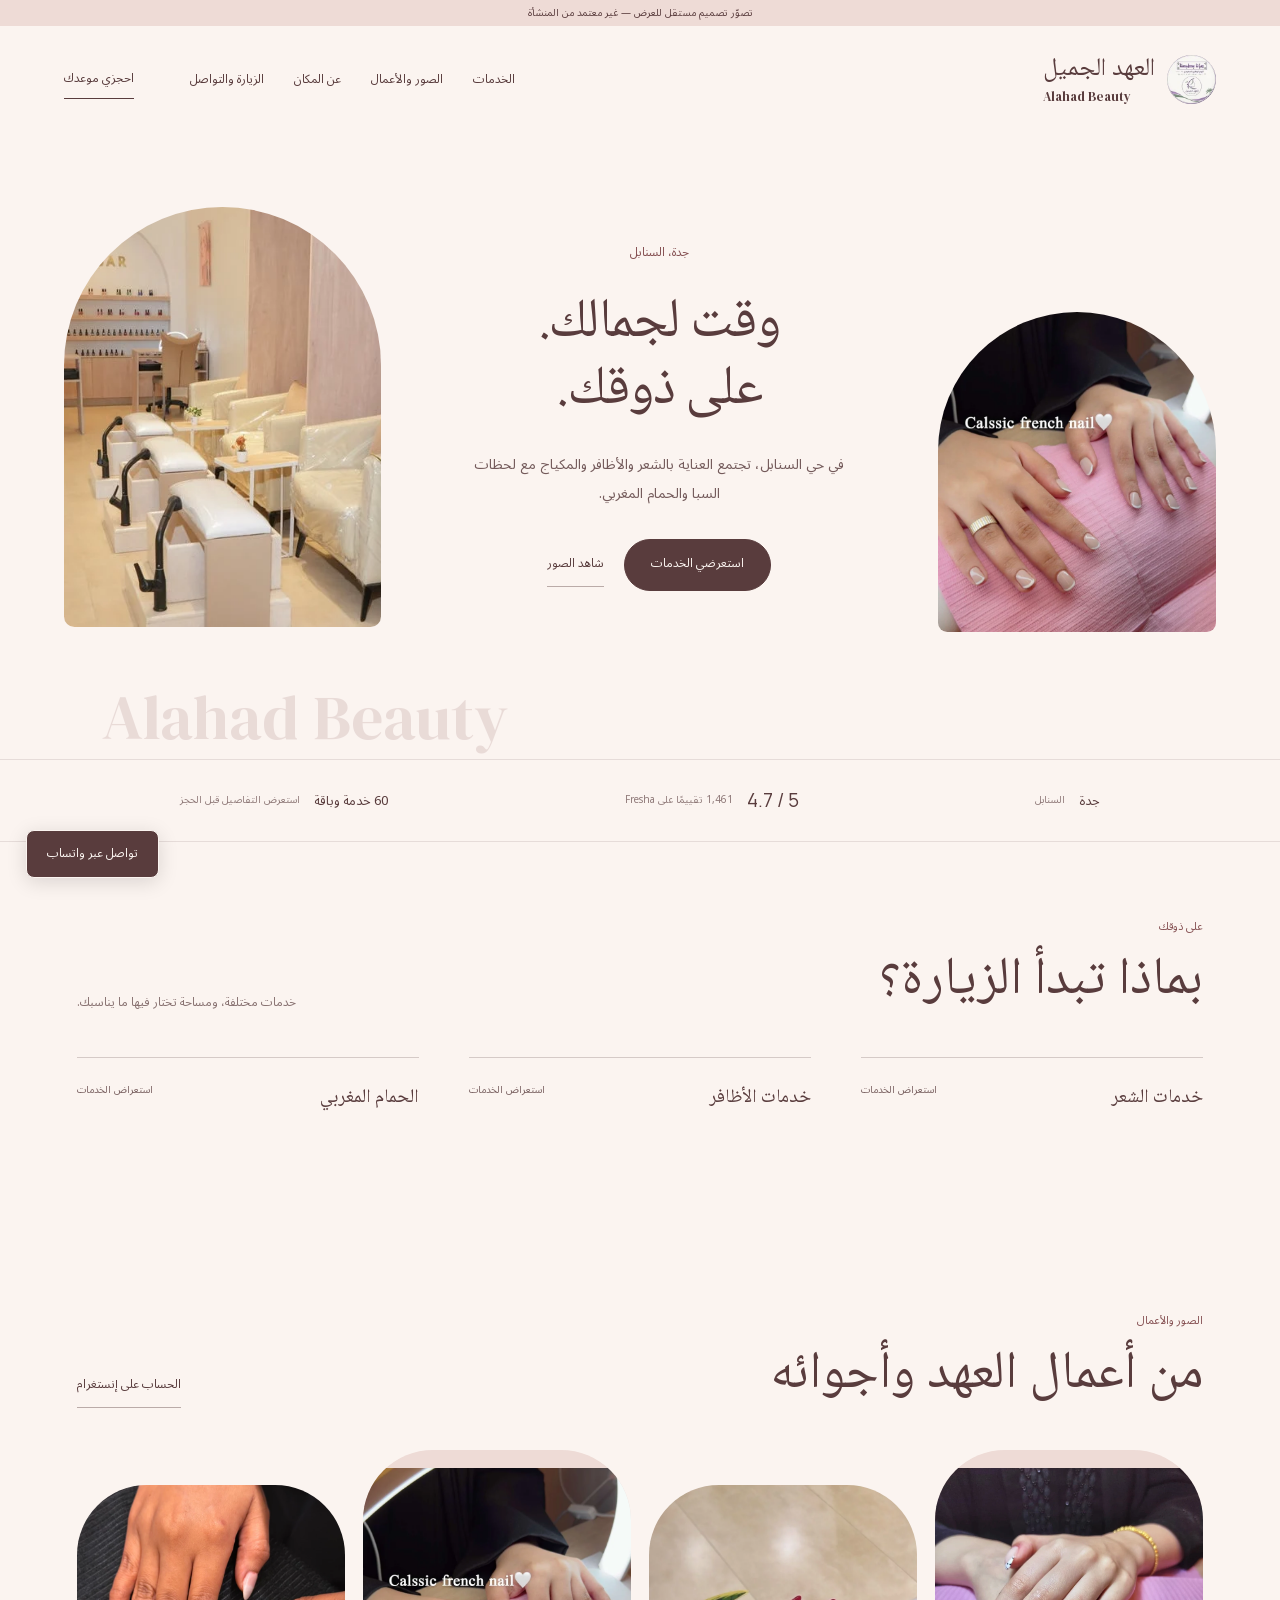
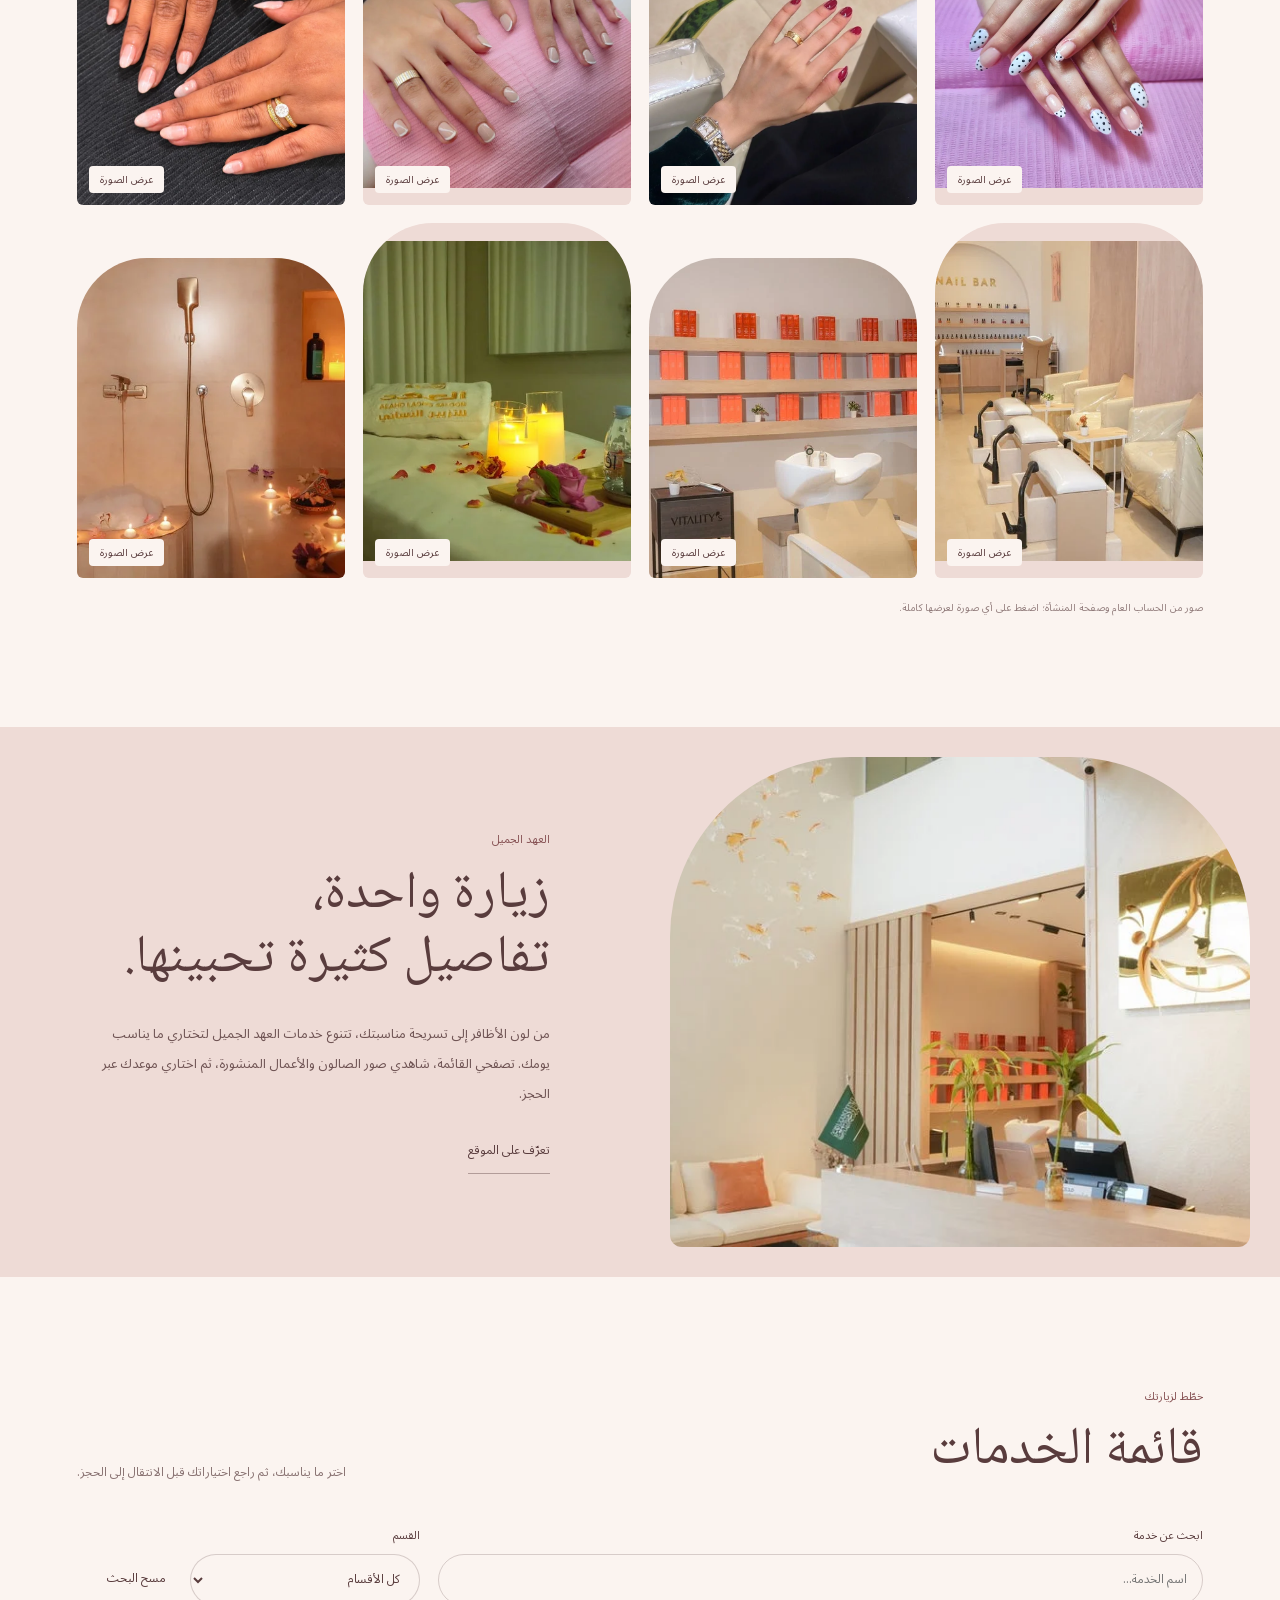
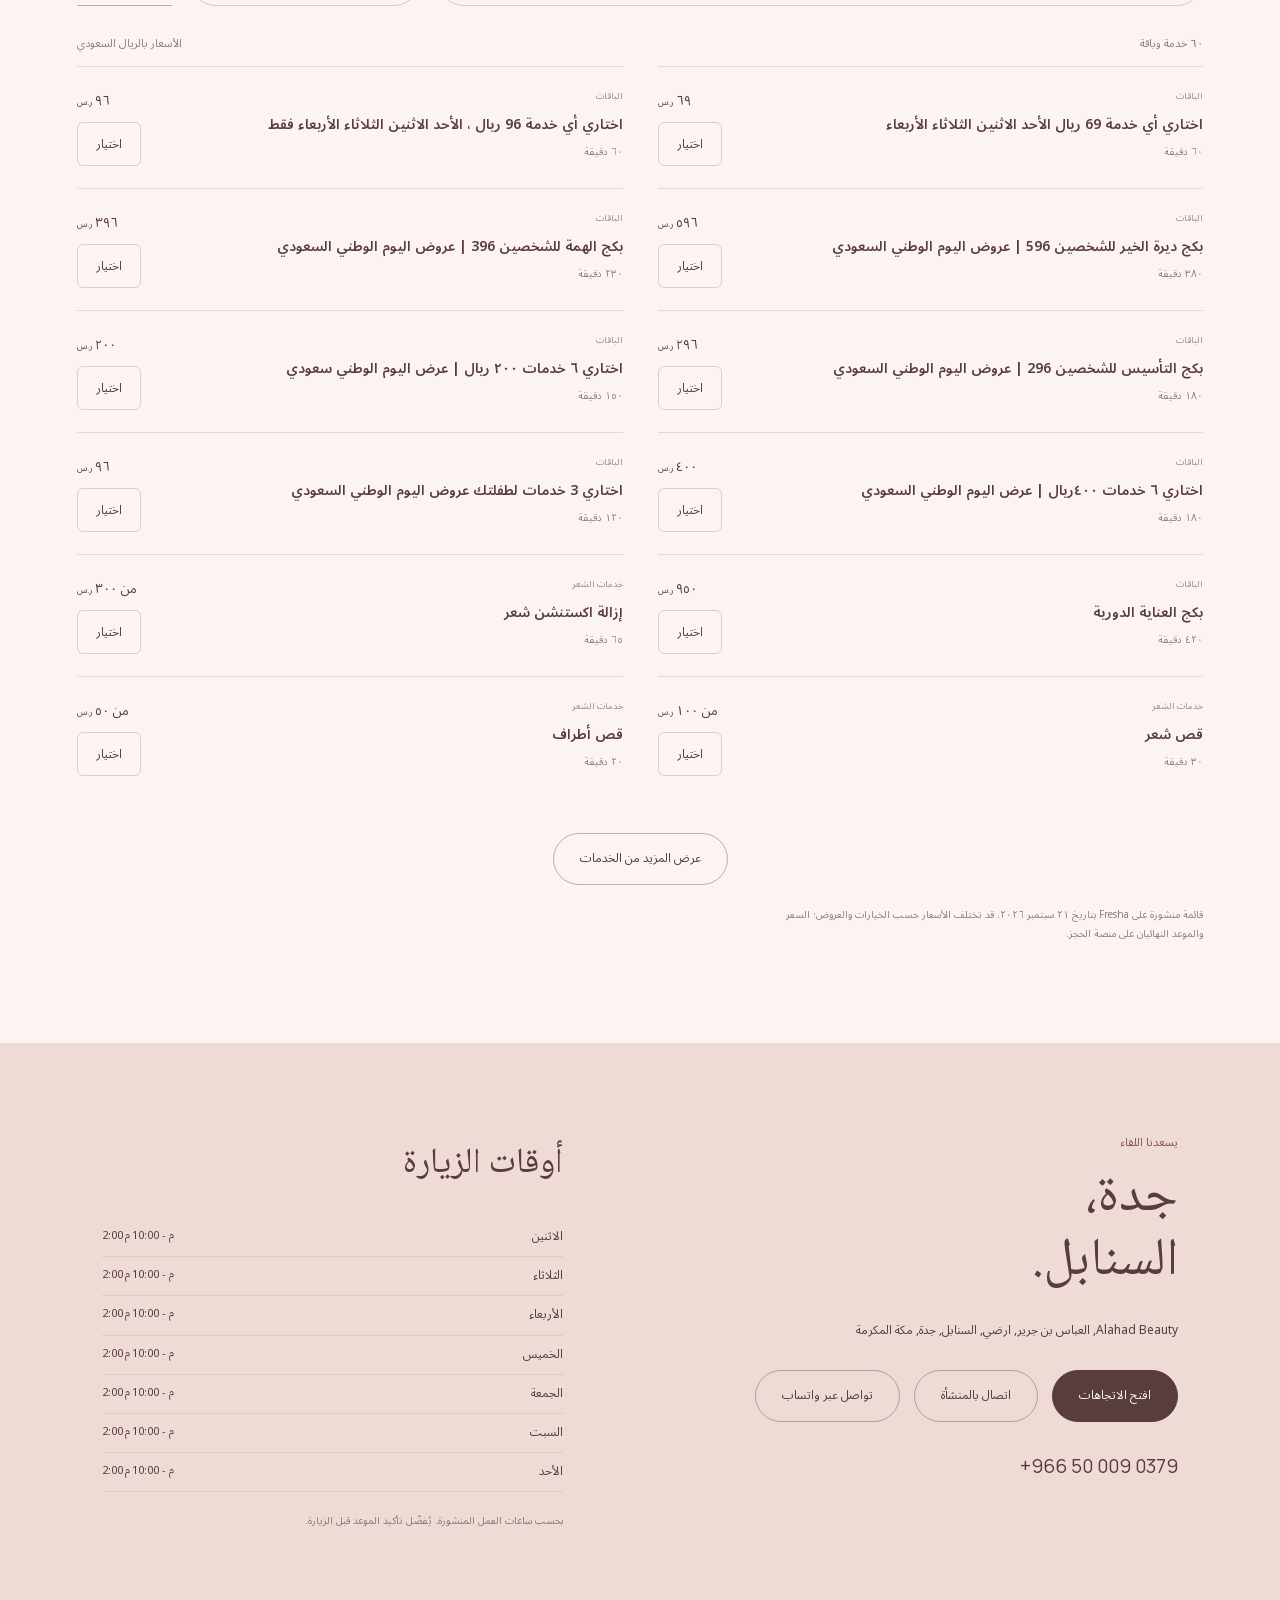
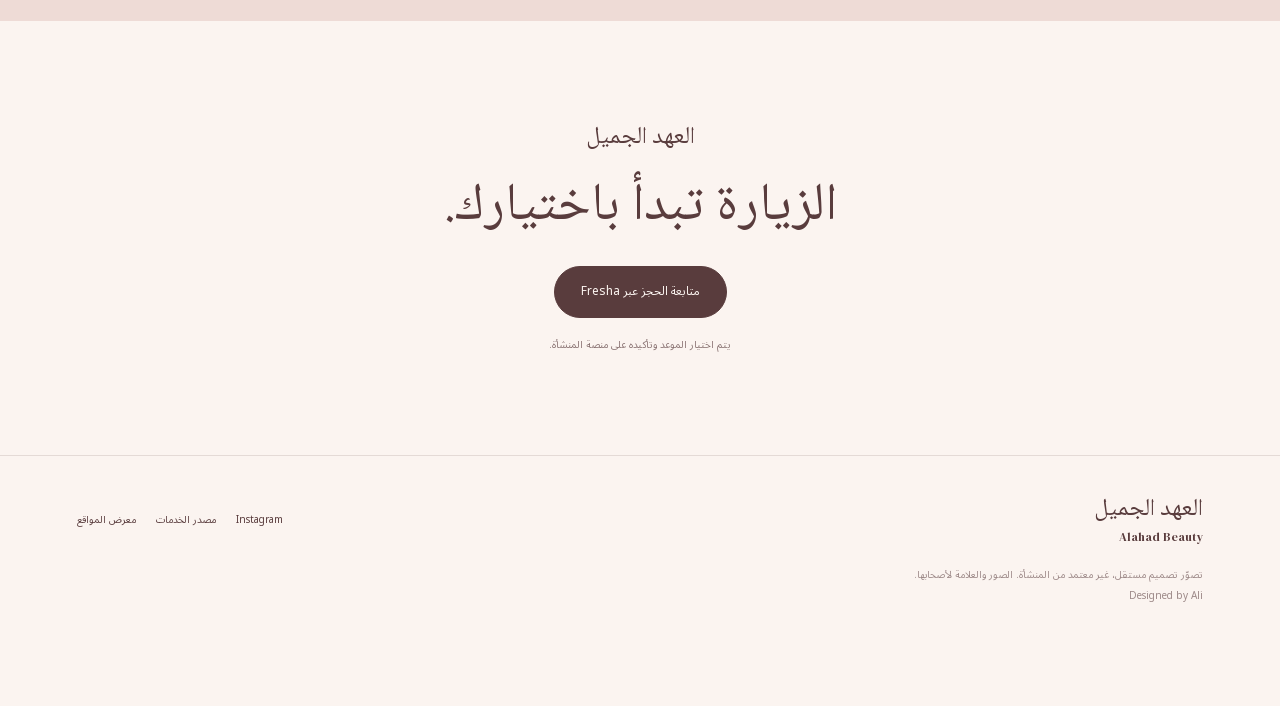
<file: alahad-beauty/index.html>
<!doctype html><html lang="ar" dir="rtl"><head><meta charset="utf-8"><meta name="viewport" content="width=device-width,initial-scale=1"><meta name="robots" content="noindex,nofollow"><title>العهد الجميل | جدة — تصوّر تصميم</title><meta name="description" content="في حي السنابل، تجتمع العناية بالشعر والأظافر والمكياج مع لحظات السبا والحمام المغربي."><meta name="theme-color" content="#fbf4f0"><meta property="og:title" content="العهد الجميل — تصوّر موقع مستقل"><meta property="og:description" content="في حي السنابل، تجتمع العناية بالشعر والأظافر والمكياج مع لحظات السبا والحمام المغربي."><meta property="og:image" content="https://az212z.github.io/saudi-local-premium-09/alahad-beauty/assets/00.webp"><link rel="icon" href="favicon.svg" type="image/svg+xml"><link rel="stylesheet" href="../shared/fonts.css"><link rel="stylesheet" href="../shared/style.css?v=3"><script src="../shared/app.js?v=2" defer></script></head>
<body class="theme-rose layout-duet" style="--bg:#fbf4f0;--ink:#593c3d;--accent:#855052;--soft:#eedbd6">
<a class="skip" href="#main">انتقل إلى المحتوى</a><div class="preview-note">تصوّر تصميم مستقل للعرض — غير معتمد من المنشأة</div>
<header class="site-header"><a href="./" class="brand"><img class="brand-logo" src="assets/logo.webp" alt="شعار العهد الجميل" width="150" height="150" loading="lazy" decoding="async"><span>العهد الجميل<small lang="en" dir="ltr">Alahad Beauty</small></span></a><nav aria-label="القائمة الرئيسية"><a href="#services">الخدمات</a><a href="#work">الصور والأعمال</a><a href="#story">عن المكان</a><a href="#visit">الزيارة والتواصل</a></nav><a class="header-book" href="#services">احجزي موعدك</a><button class="menu-toggle" aria-label="فتح القائمة" aria-controls="mobile-menu" aria-expanded="false"><span></span><span></span></button></header>
<main id="main"><section class="hero"><div class="duet-pic"><img class="hero-photo" src="assets/13.webp" alt="العهد الجميل — من الصور المنشورة" width="787" height="1400" loading="lazy" decoding="async"></div><div class="hero-copy"><p class="place">جدة، السنابل</p><h1>وقت لجمالك.<br>على ذوقك.</h1><p class="intro">في حي السنابل، تجتمع العناية بالشعر والأظافر والمكياج مع لحظات السبا والحمام المغربي.</p><div class="hero-actions"><a class="button primary" href="#services">استعرضي الخدمات</a><a class="text-link" href="#work">شاهد الصور</a></div></div><div class="duet-pic"><img class="hero-photo" src="assets/00.webp" alt="العهد الجميل — من الصور المنشورة" width="909" height="515" fetchpriority="high" loading="eager" decoding="async"></div><span class="hero-word" lang="en" dir="ltr">Alahad Beauty</span></section>
<div class="trust-band"><p>جدة <span>السنابل</span></p><a href="https://www.fresha.com/a/alahd-beauty-jd-alahad-beauty-laabs-bn-jryr-l176oc4p" target="_blank" rel="noopener noreferrer"><b dir="ltr">4.7 / 5</b><span>1,461 تقييمًا على Fresha</span></a><p>60 خدمة وباقة<span>استعرض التفاصيل قبل الحجز</span></p></div>
<section class="section featured"><div class="section-heading"><div><p class="section-label">على ذوقك</p><h2>بماذا تبدأ الزيارة؟</h2></div><p>خدمات مختلفة، ومساحة تختار فيها ما يناسبك.</p></div><div class="featured-cats"><a class="feature-cat" href="#services" data-category-pick="خدمات الشعر"><h3>خدمات الشعر</h3><span>استعراض الخدمات</span></a><a class="feature-cat" href="#services" data-category-pick="خدمات الأظافر"><h3>خدمات الأظافر</h3><span>استعراض الخدمات</span></a><a class="feature-cat" href="#services" data-category-pick="الحمام المغربي"><h3>الحمام المغربي</h3><span>استعراض الخدمات</span></a></div></section>
<section id="work" class="section work"><div class="section-heading"><div><p class="section-label">الصور والأعمال</p><h2>من أعمال العهد وأجوائه</h2></div><a class="text-link" href="https://www.instagram.com/alahad__beauty" target="_blank" rel="noopener noreferrer">الحساب على إنستغرام</a></div><div class="gallery"><button class="gallery-item" data-image="0" aria-label="تكبير الصورة 1 من العهد الجميل"><img class="" src="assets/06.webp" alt="العهد الجميل — صورة منشورة 1" width="1051" height="1400" loading="lazy" decoding="async"><span class="zoom" aria-hidden="true">عرض الصورة</span></button><button class="gallery-item" data-image="1" aria-label="تكبير الصورة 2 من العهد الجميل"><img class="" src="assets/07.webp" alt="العهد الجميل — صورة منشورة 2" width="788" height="1400" loading="lazy" decoding="async"><span class="zoom" aria-hidden="true">عرض الصورة</span></button><button class="gallery-item" data-image="2" aria-label="تكبير الصورة 3 من العهد الجميل"><img class="" src="assets/13.webp" alt="العهد الجميل — صورة منشورة 3" width="787" height="1400" loading="lazy" decoding="async"><span class="zoom" aria-hidden="true">عرض الصورة</span></button><button class="gallery-item" data-image="3" aria-label="تكبير الصورة 4 من العهد الجميل"><img class="" src="assets/14.webp" alt="العهد الجميل — صورة منشورة 4" width="787" height="1400" loading="lazy" decoding="async"><span class="zoom" aria-hidden="true">عرض الصورة</span></button><button class="gallery-item" data-image="4" aria-label="تكبير الصورة 5 من العهد الجميل"><img class="" src="assets/00.webp" alt="العهد الجميل — صورة منشورة 5" width="909" height="515" loading="lazy" decoding="async"><span class="zoom" aria-hidden="true">عرض الصورة</span></button><button class="gallery-item" data-image="5" aria-label="تكبير الصورة 6 من العهد الجميل"><img class="" src="assets/01.webp" alt="العهد الجميل — صورة منشورة 6" width="909" height="515" loading="lazy" decoding="async"><span class="zoom" aria-hidden="true">عرض الصورة</span></button><button class="gallery-item" data-image="6" aria-label="تكبير الصورة 7 من العهد الجميل"><img class="" src="assets/03.webp" alt="العهد الجميل — صورة منشورة 7" width="909" height="515" loading="lazy" decoding="async"><span class="zoom" aria-hidden="true">عرض الصورة</span></button><button class="gallery-item" data-image="7" aria-label="تكبير الصورة 8 من العهد الجميل"><img class="" src="assets/04.webp" alt="العهد الجميل — صورة منشورة 8" width="909" height="515" loading="lazy" decoding="async"><span class="zoom" aria-hidden="true">عرض الصورة</span></button></div><p class="source-note">صور من الحساب العام وصفحة المنشأة؛ اضغط على أي صورة لعرضها كاملة.</p></section>
<section id="story" class="story-section"><div class="story-photo"><img class="" src="assets/05.webp" alt="العهد الجميل — أجواء وتفاصيل" width="909" height="515" loading="lazy" decoding="async"></div><div class="story-copy"><p class="section-label">العهد الجميل</p><h2>زيارة واحدة،<br>تفاصيل كثيرة تحبينها.</h2><p>من لون الأظافر إلى تسريحة مناسبتك، تتنوع خدمات العهد الجميل لتختاري ما يناسب يومك. تصفحي القائمة، شاهدي صور الصالون والأعمال المنشورة، ثم اختاري موعدك عبر الحجز.</p><a class="text-link" href="#visit">تعرّف على الموقع</a></div></section>
<section id="services" class="section services-section"><div class="section-heading"><div><p class="section-label">خطّط لزيارتك</p><h2>قائمة الخدمات</h2></div><p>اختر ما يناسبك، ثم راجع اختياراتك قبل الانتقال إلى الحجز.</p></div><div class="catalog-toolbar"><div class="search-box"><label for="search">ابحث عن خدمة</label><input id="search" type="search" name="q" placeholder="اسم الخدمة…" autocomplete="off"></div><label class="category-select-label">القسم<select id="category" name="category"><option value="">كل الأقسام</option><option value="الباقات">الباقات</option><option value="خدمات الشعر">خدمات الشعر</option><option value="المكياج">المكياج</option><option value="خدمات الأظافر">خدمات الأظافر</option><option value="خدمات البشرة">خدمات البشرة</option><option value="الحمام المغربي">الحمام المغربي</option><option value="الواكس">الواكس</option><option value="خدمات المساج">خدمات المساج</option></select></label><button class="clear-filters text-link" type="button">مسح البحث</button></div><div class="catalog-meta"><p id="result-count" aria-live="polite"></p><p>الأسعار بالريال السعودي</p></div><div id="service-list" class="service-list"></div><div class="load-more-wrap"><button id="load-more" class="button outline" type="button">عرض المزيد من الخدمات</button></div><p class="source-note">قائمة منشورة على Fresha بتاريخ ٢١ سبتمبر ٢٠٢٦. قد تختلف الأسعار حسب الخيارات والعروض؛ السعر والموعد النهائيان على منصة الحجز.</p><noscript><p>لعرض الخدمات والأسعار، افتح <a href="https://www.fresha.com/a/alahd-beauty-jd-alahad-beauty-laabs-bn-jryr-l176oc4p">قائمة المنشأة على Fresha</a>.</p></noscript></section>
<section id="visit" class="visit-section"><div class="visit-info"><p class="section-label">يسعدنا اللقاء</p><h2>جدة،<br>السنابل.</h2><p>Alahad Beauty, العباس بن جرير, ارضي, السنابل, جدة, مكة المكرمة</p><div class="visit-actions"><a class="button primary" href="https://www.google.com/maps/search/?api=1&amp;query=Alahad%20Beauty%2C%20%D8%A7%D9%84%D8%B9%D8%A8%D8%A7%D8%B3%20%D8%A8%D9%86%20%D8%AC%D8%B1%D9%8A%D8%B1%2C%20%D8%A7%D8%B1%D8%B6%D9%8A%2C%20%D8%AC%D8%AF%D8%A9%2C%2022230%2C%20%D9%85%D9%83%D8%A9%20%D8%A7%D9%84%D9%85%D9%83%D8%B1%D9%85%D8%A9" target="_blank" rel="noopener noreferrer">افتح الاتجاهات</a><a class="button outline" href="tel:+966500090379">اتصال بالمنشأة</a><a class="button outline whatsapp-contact" href="https://wa.me/966500090379" target="_blank" rel="noopener noreferrer">تواصل عبر واتساب</a></div><a class="phone-number" dir="ltr" href="tel:+966500090379">+966 50 009 0379</a></div><div class="hours"><h3>أوقات الزيارة</h3><dl><div><dt>الاثنين</dt><dd dir="ltr">2:00 م - 10:00 م</dd></div><div><dt>الثلاثاء</dt><dd dir="ltr">2:00 م - 10:00 م</dd></div><div><dt>الأربعاء</dt><dd dir="ltr">2:00 م - 10:00 م</dd></div><div><dt>الخميس</dt><dd dir="ltr">2:00 م - 10:00 م</dd></div><div><dt>الجمعة</dt><dd dir="ltr">2:00 م - 10:00 م</dd></div><div><dt>السبت</dt><dd dir="ltr">2:00 م - 10:00 م</dd></div><div><dt>الأحد</dt><dd dir="ltr">2:00 م - 10:00 م</dd></div></dl><small>بحسب ساعات العمل المنشورة. يُفضّل تأكيد الموعد قبل الزيارة.</small></div></section>
<section class="closing"><p>العهد الجميل</p><h2>الزيارة تبدأ باختيارك.</h2><a class="button primary" href="https://www.fresha.com/a/alahd-beauty-jd-alahad-beauty-laabs-bn-jryr-l176oc4p/all-offer?menu=true" target="_blank" rel="noopener noreferrer">متابعة الحجز عبر Fresha</a><small>يتم اختيار الموعد وتأكيده على منصة المنشأة.</small></section></main>
<footer><div class="footer-brand">العهد الجميل<small lang="en">Alahad Beauty</small></div><div><a href="https://www.instagram.com/alahad__beauty" target="_blank" rel="noopener noreferrer">Instagram</a><a href="https://www.fresha.com/a/alahd-beauty-jd-alahad-beauty-laabs-bn-jryr-l176oc4p" target="_blank" rel="noopener noreferrer">مصدر الخدمات</a><a href="../">معرض المواقع</a></div><p>تصوّر تصميم مستقل، غير معتمد من المنشأة. الصور والعلامة لأصحابها.</p><small lang="en">Designed by Ali</small></footer>
<a class="whatsapp-float" href="https://wa.me/966500090379" target="_blank" rel="noopener noreferrer" aria-label="تواصل مع العهد الجميل عبر واتساب، يفتح في نافذة جديدة">تواصل عبر واتساب</a>
<button class="selection-bar" id="selection-open" hidden aria-haspopup="dialog"><span>اختيارات الزيارة <b id="selection-count">0</b></span><span id="selection-total"></span><span>مراجعة الاختيارات</span></button>
<dialog id="mobile-menu" class="mobile-menu" aria-label="قائمة التنقل"><button class="close-dialog" aria-label="إغلاق القائمة">إغلاق</button><p>العهد الجميل</p><nav><a href="#services">الخدمات</a><a href="#work">الصور والأعمال</a><a href="#story">عن المكان</a><a href="#visit">الزيارة والتواصل</a></nav></dialog>
<dialog id="gallery-dialog" class="gallery-dialog" aria-label="معرض الصور"><button class="close-dialog" aria-label="إغلاق الصور">إغلاق</button><img id="gallery-full" src="assets/06.webp" alt="صورة كاملة من العهد الجميل" width="1200" height="900"><div><button id="gallery-prev" aria-label="الصورة السابقة">السابقة</button><span id="gallery-count"></span><button id="gallery-next" aria-label="الصورة التالية">التالية</button></div></dialog>
<dialog id="service-dialog" class="service-dialog" aria-label="تفاصيل الخدمة"><button class="close-dialog" aria-label="إغلاق تفاصيل الخدمة">إغلاق</button><div id="service-details"></div></dialog>
<dialog id="selection-dialog" class="selection-dialog" aria-label="اختيارات الزيارة"><button class="close-dialog" aria-label="إغلاق الاختيارات">إغلاق</button><p class="section-label">خطّط لزيارتك</p><h2>اختياراتك</h2><div id="selected-list"></div><div class="selection-summary"></div><p class="selection-explain">هذه قائمة للتخطيط فقط. انسخها للاحتفاظ باختياراتك، ثم اختر الخدمات والموعد على Fresha لتأكيد الحجز.</p><div class="selection-actions"><button class="button outline" id="copy-selection">نسخ الاختيارات</button><a class="button primary" href="https://www.fresha.com/a/alahd-beauty-jd-alahad-beauty-laabs-bn-jryr-l176oc4p/all-offer?menu=true" target="_blank" rel="noopener noreferrer">متابعة الحجز عبر Fresha</a></div><p id="copy-status" aria-live="polite"></p></dialog><div class="toast" role="status" aria-live="polite"></div><script type="application/json" id="site-data">{"name": "العهد الجميل", "services": [{"id": "s:25501089", "name": "‏اختاري أي خدمة 69 ريال الأحد الاثنين الثلاثاء الأربعاء", "original": "‏اختاري أي خدمة 69 ريال الأحد الاثنين الثلاثاء الأربعاء", "category": "الباقات", "price": 69, "starts": false, "minutes": 60, "maxMinutes": 60, "variants": [{"name": "‏اختاري أي خدمة 69 ريال الأحد الاثنين الثلاثاء الأربعاء", "price": "SAR 69", "duration": "1 hr"}]}, {"id": "s:25501084", "name": "‏اختاري أي خدمة 96 ريال ، الأحد الاثنين الثلاثاء الأربعاء فقط", "original": "‏اختاري أي خدمة 96 ريال ، الأحد الاثنين الثلاثاء الأربعاء فقط", "category": "الباقات", "price": 96, "starts": false, "minutes": 60, "maxMinutes": 60, "variants": [{"name": "‏اختاري أي خدمة 96 ريال ، الأحد الاثنين الثلاثاء الأربعاء فقط", "price": "SAR 96", "duration": "1 hr"}]}, {"id": "p:1908025", "name": "بكج ديرة الخير للشخصين 596 | عروض اليوم الوطني السعودي", "original": "بكج ديرة الخير للشخصين 596 | عروض اليوم الوطني السعودي", "category": "الباقات", "price": 596, "starts": false, "minutes": 380, "maxMinutes": 380, "variants": []}, {"id": "p:1908020", "name": "بكج الهمة للشخصين 396 | عروض اليوم الوطني السعودي", "original": "بكج الهمة للشخصين 396 |عروض اليوم الوطني السعودي", "category": "الباقات", "price": 396, "starts": false, "minutes": 230, "maxMinutes": 230, "variants": []}, {"id": "p:1908016", "name": "بكج التأسيس للشخصين  296 | عروض اليوم الوطني السعودي", "original": "بكج التأسيس للشخصين  296 | عروض اليوم الوطني السعودي", "category": "الباقات", "price": 296, "starts": false, "minutes": 180, "maxMinutes": 180, "variants": []}, {"id": "s:25075482", "name": "اختاري ٦ خدمات ٢٠٠ ريال | عرض اليوم الوطني سعودي", "original": "اختاري ٦ خدمات ٢٠٠ ريال |عرض اليوم الوطني سعودي", "category": "الباقات", "price": 200, "starts": false, "minutes": 150, "maxMinutes": 150, "variants": [{"name": "اختاري ٦ خدمات ٢٠٠ ريال | عرض اليوم الوطني سعودي", "price": "SAR 200", "duration": "2 hr, 30 min"}]}, {"id": "s:25075493", "name": "اختاري ٦ خدمات ٤٠٠ريال | عرض اليوم الوطني السعودي", "original": "اختاري ٦ خدمات ٤٠٠ريال | عرض اليوم الوطني السعودي", "category": "الباقات", "price": 400, "starts": false, "minutes": 180, "maxMinutes": 180, "variants": [{"name": "اختاري ٦ خدمات ٤٠٠ريال | عرض اليوم الوطني السعودي", "price": "SAR 400", "duration": "3 hr"}]}, {"id": "s:24988439", "name": "اختاري 3 خدمات لطفلتك عروض اليوم الوطني السعودي", "original": "اختاري 3 خدمات لطفلتك عروض اليوم الوطني السعودي", "category": "الباقات", "price": 96, "starts": false, "minutes": 120, "maxMinutes": 120, "variants": [{"name": "اختاري 3 خدمات لطفلتك عروض اليوم الوطني السعودي", "price": "SAR 96", "duration": "2 hr"}]}, {"id": "p:1753678", "name": "بكج العناية الدورية", "original": "بكج العناية الدورية", "category": "الباقات", "price": 950, "starts": false, "minutes": 420, "maxMinutes": 420, "variants": []}, {"id": "s:25485261", "name": "إزالة اكستنشن شعر", "original": "إزالة اكستنشن شعر", "category": "خدمات الشعر", "price": 300, "starts": true, "minutes": 65, "maxMinutes": 65, "variants": [{"name": "إزالة اكستنشن شعر", "price": "from SAR 300", "duration": "1 hr, 5 min"}]}, {"id": "s:21773943", "name": "قص شعر", "original": "Haircut | قص شعر", "category": "خدمات الشعر", "price": 100, "starts": true, "minutes": 30, "maxMinutes": 30, "variants": [{"name": "قص شعر", "price": "from SAR 100", "duration": "30 min"}]}, {"id": "s:21773942", "name": "قص أطراف", "original": "Hair Trimming | قص أطراف", "category": "خدمات الشعر", "price": 50, "starts": true, "minutes": 20, "maxMinutes": 20, "variants": [{"name": "قص أطراف", "price": "from SAR 50", "duration": "20 min"}]}, {"id": "s:21773934", "name": "تسريحه مفتوحة", "original": "Hairstyling | تسريحه مفتوحة", "category": "خدمات الشعر", "price": 200, "starts": true, "minutes": 40, "maxMinutes": 40, "variants": [{"name": "تسريحه مفتوحة", "price": "from SAR 200", "duration": "40 min"}]}, {"id": "s:22366074", "name": "تسريحه مرفوعة", "original": "Hairstyling | تسريحه مرفوعة", "category": "خدمات الشعر", "price": 150, "starts": true, "minutes": 40, "maxMinutes": 40, "variants": [{"name": "تسريحه مرفوعة", "price": "from SAR 150", "duration": "40 min"}]}, {"id": "s:22241663", "name": "Color Test اختبار اللون للشعر  ...", "original": "Color Test اختبار اللون للشعر  ...", "category": "خدمات الشعر", "price": 20, "starts": true, "minutes": 30, "maxMinutes": 30, "variants": [{"name": "Color Test اختبار اللون للشعر  ...", "price": "from SAR 20", "duration": "30 min"}]}, {"id": "s:21773948", "name": "حمام زيت", "original": "Oil / Cream Hair Bath | حمام زيت", "category": "خدمات الشعر", "price": 50, "starts": true, "minutes": 30, "maxMinutes": 30, "variants": [{"name": "حمام زيت", "price": "SAR 50", "duration": "30 min"}]}, {"id": "s:24546366", "name": "تركيب رموش طرفيه اسبوعيه", "original": "تركيب رموش طرفيه اسبوعيه", "category": "المكياج", "price": 75, "starts": true, "minutes": 15, "maxMinutes": 15, "variants": [{"name": "تركيب رموش طرفيه اسبوعيه", "price": "SAR 75", "duration": "15 min"}]}, {"id": "s:24820011", "name": "لون رينبو اظافر", "original": "لون رينبو اظافر", "category": "خدمات الأظافر", "price": 100, "starts": true, "minutes": 20, "maxMinutes": 20, "variants": [{"name": "لون رينبو اظافر", "price": "SAR 100", "duration": "20 min"}]}, {"id": "s:23934064", "name": "لون اومبريه جل", "original": "لون اومبريه جل  | Color Ombre", "category": "خدمات الأظافر", "price": 250, "starts": true, "minutes": 35, "maxMinutes": 35, "variants": [{"name": "لون اومبريه جل", "price": "SAR 250", "duration": "35 min"}]}, {"id": "s:23835773", "name": "ازاله اكستنشن الاظافر", "original": "ازاله اكستنشن الاظافر", "category": "خدمات الأظافر", "price": 40, "starts": true, "minutes": 20, "maxMinutes": 20, "variants": [{"name": "ازاله اكستنشن الاظافر", "price": "from SAR 40", "duration": "20 min"}]}, {"id": "s:23671964", "name": "كروم للاظافر", "original": "كروم للاظافر | Chrome art", "category": "خدمات الأظافر", "price": 100, "starts": true, "minutes": 40, "maxMinutes": 40, "variants": [{"name": "كروم للاظافر", "price": "SAR 100", "duration": "40 min"}]}, {"id": "s:23671954", "name": "لون فرنش جل", "original": "لون فرنش جل | Gel Color French", "category": "خدمات الأظافر", "price": 200, "starts": true, "minutes": 30, "maxMinutes": 30, "variants": [{"name": "لون فرنش جل", "price": "SAR 200", "duration": "30 min"}]}, {"id": "s:23661333", "name": "لون اومبريه", "original": "لون اومبريه | Color Ombre", "category": "خدمات الأظافر", "price": 70, "starts": false, "minutes": 35, "maxMinutes": 35, "variants": [{"name": "لون اومبريه", "price": "SAR 70", "duration": "35 min"}]}, {"id": "s:22518333", "name": "لون فرنش كلاسيك / Classic French", "original": "لون فرنش كلاسيك / Classic French", "category": "خدمات الأظافر", "price": 50, "starts": false, "minutes": 20, "maxMinutes": 20, "variants": [{"name": "لون فرنش كلاسيك / Classic French", "price": "SAR 50", "duration": "20 min"}]}, {"id": "s:22064011", "name": "بدكير يد ورجل للأطفال", "original": "بدكير يد ورجل للأطفال | Manicure and Pedicure Kids", "category": "خدمات الأظافر", "price": 100, "starts": false, "minutes": 40, "maxMinutes": 40, "variants": [{"name": "بدكير يد ورجل للأطفال", "price": "SAR 100", "duration": "40 min"}]}, {"id": "s:21767390", "name": "مناكير عادي تنظيف يد", "original": "Classic Manicure | مناكير عادي تنظيف يد", "category": "خدمات الأظافر", "price": 80, "starts": true, "minutes": 30, "maxMinutes": 30, "variants": [{"name": "مناكير عادي تنظيف يد", "price": "SAR 80", "duration": "30 min"}]}, {"id": "s:21767380", "name": "باديكير عادي تنظيف رجل", "original": "Classic Pedicure\t| باديكير عادي تنظيف رجل", "category": "خدمات الأظافر", "price": 80, "starts": true, "minutes": 30, "maxMinutes": 30, "variants": [{"name": "باديكير عادي تنظيف رجل", "price": "SAR 80", "duration": "30 min"}]}, {"id": "s:21767377", "name": "قص وبرد وتلميع الأظافر", "original": "Nail Cut  Filling & Shining | قص وبرد وتلميع الأظافر", "category": "خدمات الأظافر", "price": 50, "starts": true, "minutes": 20, "maxMinutes": 20, "variants": [{"name": "قص وبرد وتلميع الأظافر", "price": "SAR 50", "duration": "20 min"}]}, {"id": "s:21767374", "name": "لون أظافر عادي يد", "original": "Nail Color (Hands) | لون أظافر عادي يد", "category": "خدمات الأظافر", "price": 15, "starts": true, "minutes": 15, "maxMinutes": 15, "variants": [{"name": "لون أظافر عادي يد", "price": "SAR 15", "duration": "15 min"}]}, {"id": "s:24302414", "name": "إزالة شعر الشنب بالشفره", "original": "إزالة شعر الشنب بالشفره", "category": "خدمات البشرة", "price": 10, "starts": true, "minutes": 10, "maxMinutes": 10, "variants": [{"name": "إزالة شعر الشنب بالشفره", "price": "SAR 10", "duration": "10 min"}]}, {"id": "s:23257959", "name": "إزالة شعر الوجه بالشفره", "original": "إزالة شعر الوجه بالشفره", "category": "خدمات البشرة", "price": 40, "starts": true, "minutes": 20, "maxMinutes": 20, "variants": [{"name": "إزالة شعر الوجه بالشفره", "price": "SAR 40", "duration": "20 min"}]}, {"id": "s:22979283", "name": "تنظيف شعر الحواجب بالشفره", "original": "تنظيف شعر الحواجب بالشفره", "category": "خدمات البشرة", "price": 15, "starts": true, "minutes": 10, "maxMinutes": 10, "variants": [{"name": "تنظيف شعر الحواجب بالشفره", "price": "SAR 15", "duration": "10 min"}]}, {"id": "s:21774002", "name": "تنظيف بشره عادي", "original": "Basic Facial | تنظيف بشره عادي", "category": "خدمات البشرة", "price": 100, "starts": true, "minutes": 30, "maxMinutes": 30, "variants": [{"name": "تنظيف بشره عادي", "price": "SAR 100", "duration": "30 min"}]}, {"id": "s:21774001", "name": "تنظيف بشره عميق", "original": "Deep Facial | تنظيف بشره عميق", "category": "خدمات البشرة", "price": 150, "starts": true, "minutes": 40, "maxMinutes": 40, "variants": [{"name": "تنظيف بشره عميق", "price": "SAR 150", "duration": "40 min"}]}, {"id": "s:21773994", "name": "ماسك نظارة", "original": "Gold Mask | ماسك نظارة", "category": "خدمات البشرة", "price": 50, "starts": true, "minutes": 30, "maxMinutes": 30, "variants": [{"name": "ماسك نظارة", "price": "SAR 50", "duration": "30 min"}]}, {"id": "s:21773992", "name": "صبغ و تشقير حواجب", "original": "Eyebrow & Upper Lip Bleaching | صبغ و تشقير حواجب", "category": "خدمات البشرة", "price": 50, "starts": true, "minutes": 30, "maxMinutes": 30, "variants": [{"name": "صبغ و تشقير حواجب", "price": "SAR 50", "duration": "30 min"}]}, {"id": "s:21773986", "name": "صبغ حواجب", "original": "Eyebrow Tinting | صبغ حواجب", "category": "خدمات البشرة", "price": 30, "starts": true, "minutes": 20, "maxMinutes": 20, "variants": [{"name": "صبغ حواجب", "price": "SAR 30", "duration": "20 min"}]}, {"id": "s:21773980", "name": "تشقير حواجب", "original": "Eyebrow Lightening | تشقير حواجب", "category": "خدمات البشرة", "price": 30, "starts": true, "minutes": 20, "maxMinutes": 20, "variants": [{"name": "تشقير حواجب", "price": "SAR 30", "duration": "20 min"}]}, {"id": "s:24971367", "name": "تعطير الجسم بعطور فرنسيه", "original": "تعطير الجسم بعطور فرنسيه", "category": "الحمام المغربي", "price": 60, "starts": false, "minutes": 10, "maxMinutes": 10, "variants": [{"name": "تعطير الجسم بعطور فرنسيه", "price": "SAR 60", "duration": "10 min"}]}, {"id": "s:24971319", "name": "الحمام المغربي بالعطور الفرنسية", "original": "الحمام المغربي بالعطور الفرنسية", "category": "الحمام المغربي", "price": 160, "starts": false, "minutes": 40, "maxMinutes": 40, "variants": [{"name": "الحمام المغربي بالعطور الفرنسية", "price": "SAR 160", "duration": "40 min"}]}, {"id": "s:24971296", "name": "الحمام المغربي العطري الشرقي", "original": "الحمام المغربي العطري الشرقي", "category": "الحمام المغربي", "price": 200, "starts": false, "minutes": 40, "maxMinutes": 40, "variants": [{"name": "الحمام المغربي العطري الشرقي", "price": "SAR 200", "duration": "40 min"}]}, {"id": "s:24934180", "name": "حمام مغربي مع التبريمة المغربيه .", "original": "حمام مغربي مع التبريمة المغربيه .", "category": "الحمام المغربي", "price": 200, "starts": true, "minutes": 35, "maxMinutes": 35, "variants": [{"name": "حمام مغربي مع التبريمة المغربيه .", "price": "from SAR 200", "duration": "35 min"}]}, {"id": "s:24150872", "name": "ماسك ترطيب الجسم بعد جلسة  الحمام المغربي", "original": "ماسك ترطيب الجسم بعد جلسة  الحمام المغربي", "category": "الحمام المغربي", "price": 50, "starts": true, "minutes": 20, "maxMinutes": 20, "variants": [{"name": "ماسك ترطيب الجسم بعد جلسة  الحمام المغربي", "price": "SAR 50", "duration": "20 min"}]}, {"id": "s:21774026", "name": "حمام مغربي تقليدي", "original": "Traditional Moroccan Bath | حمام مغربي تقليدي", "category": "الحمام المغربي", "price": 100, "starts": true, "minutes": 25, "maxMinutes": 25, "variants": [{"name": "حمام مغربي تقليدي", "price": "SAR 100", "duration": "25 min"}]}, {"id": "s:21774024", "name": "حمام مغربي بالأعشاب", "original": "Herbal Moroccan Bath | حمام مغربي بالأعشاب", "category": "الحمام المغربي", "price": 150, "starts": true, "minutes": 40, "maxMinutes": 40, "variants": [{"name": "حمام مغربي بالأعشاب", "price": "SAR 150", "duration": "40 min"}]}, {"id": "s:21774020", "name": "VIP Moroccan Bath ( حمام مغربي ملكي )", "original": "VIP Moroccan Bath ( حمام مغربي ملكي )", "category": "الحمام المغربي", "price": 300, "starts": true, "minutes": 105, "maxMinutes": 105, "variants": [{"name": "VIP Moroccan Bath ( حمام مغربي ملكي )", "price": "SAR 300", "duration": "1 hr, 45 min"}]}, {"id": "s:25233535", "name": "واكس لمنطقة الظهر", "original": "واكس لمنطقة الظهر", "category": "الواكس", "price": 100, "starts": true, "minutes": 60, "maxMinutes": 60, "variants": [{"name": "واكس لمنطقة الظهر", "price": "from SAR 100", "duration": "1 hr"}]}, {"id": "s:24828336", "name": "واكس رقبه كامل", "original": "واكس رقبه كامل", "category": "الواكس", "price": 60, "starts": true, "minutes": 20, "maxMinutes": 20, "variants": [{"name": "واكس رقبه كامل", "price": "SAR 60", "duration": "20 min"}]}, {"id": "s:21774038", "name": "واكس جسم كامل", "original": "Full Body Wax | واكس جسم كامل", "category": "الواكس", "price": 400, "starts": true, "minutes": 60, "maxMinutes": 60, "variants": [{"name": "واكس جسم كامل", "price": "SAR 400", "duration": "1 hr"}]}, {"id": "s:21774037", "name": "واكس يدين", "original": "Arm Wax | واكس يدين", "category": "الواكس", "price": 100, "starts": true, "minutes": 20, "maxMinutes": 20, "variants": [{"name": "واكس يدين", "price": "from SAR 100", "duration": "20 min"}]}, {"id": "s:21774034", "name": "واكس رجلين", "original": "Leg Wax | واكس رجلين", "category": "الواكس", "price": 100, "starts": true, "minutes": 20, "maxMinutes": 20, "variants": [{"name": "واكس رجلين", "price": "from SAR 100", "duration": "20 min"}]}, {"id": "s:21774033", "name": "واكس وجه كامل", "original": "Full Face Wax | واكس وجه كامل", "category": "الواكس", "price": 70, "starts": true, "minutes": 15, "maxMinutes": 15, "variants": [{"name": "واكس وجه كامل", "price": "SAR 70", "duration": "15 min"}]}, {"id": "s:21774030", "name": "واكس شنب", "original": "Upper Lip Wax | واكس شنب", "category": "الواكس", "price": 30, "starts": true, "minutes": 10, "maxMinutes": 10, "variants": [{"name": "واكس شنب", "price": "SAR 30", "duration": "10 min"}]}, {"id": "s:21774028", "name": "واكس أندر آرم", "original": "Underarm Wax | واكس أندر آرم", "category": "الواكس", "price": 50, "starts": true, "minutes": 15, "maxMinutes": 15, "variants": [{"name": "واكس أندر آرم", "price": "SAR 50", "duration": "15 min"}]}, {"id": "s:25084184", "name": "مساج الوجه فيس يوغا لتحديد الملامح", "original": "مساج الوجه فيس يوغا لتحديد الملامح", "category": "خدمات المساج", "price": 300, "starts": true, "minutes": 30, "maxMinutes": 30, "variants": [{"name": "مساج الوجه فيس يوغا لتحديد الملامح", "price": "SAR 300", "duration": "30 min"}]}, {"id": "s:22970593", "name": "المساج اللمفاوي بالأخشاب", "original": "المساج اللمفاوي بالأخشاب", "category": "خدمات المساج", "price": 200, "starts": true, "minutes": 30, "maxMinutes": 30, "variants": [{"name": "المساج اللمفاوي بالأخشاب", "price": "SAR 200", "duration": "30 min"}]}, {"id": "s:22161539", "name": "مساج استرخاء", "original": "Copy of Relaxing Massage | مساج استرخاء", "category": "خدمات المساج", "price": 100, "starts": true, "minutes": 30, "maxMinutes": 30, "variants": [{"name": "مساج استرخاء", "price": "SAR 100", "duration": "30 min"}]}, {"id": "s:21767419", "name": "مساج استرخاء", "original": "Relaxing Massage | مساج استرخاء", "category": "خدمات المساج", "price": 200, "starts": true, "minutes": 60, "maxMinutes": 60, "variants": [{"name": "مساج استرخاء", "price": "SAR 200", "duration": "1 hr"}]}, {"id": "s:21767411", "name": "مساج للظهر و الرقبة", "original": "Back & Shoulder Massage | مساج للظهر و الرقبة", "category": "خدمات المساج", "price": 100, "starts": false, "minutes": 30, "maxMinutes": 30, "variants": [{"name": "مساج للظهر و الرقبة", "price": "SAR 100", "duration": "30 min"}]}, {"id": "s:21767406", "name": "مساج للقدمين ريفلكسولوجي", "original": "Reflexology (Foot Massage) | مساج للقدمين ريفلكسولوجي", "category": "خدمات المساج", "price": 100, "starts": true, "minutes": 30, "maxMinutes": 30, "variants": [{"name": "مساج للقدمين ريفلكسولوجي", "price": "SAR 100", "duration": "30 min"}]}], "gallery": ["assets/06.webp", "assets/07.webp", "assets/13.webp", "assets/14.webp", "assets/00.webp", "assets/01.webp", "assets/03.webp", "assets/04.webp"], "fresha": "https://www.fresha.com/a/alahd-beauty-jd-alahad-beauty-laabs-bn-jryr-l176oc4p/all-offer?menu=true", "source": "https://www.fresha.com/a/alahd-beauty-jd-alahad-beauty-laabs-bn-jryr-l176oc4p", "key": "alahad-beauty"}</script></body></html>
</file>
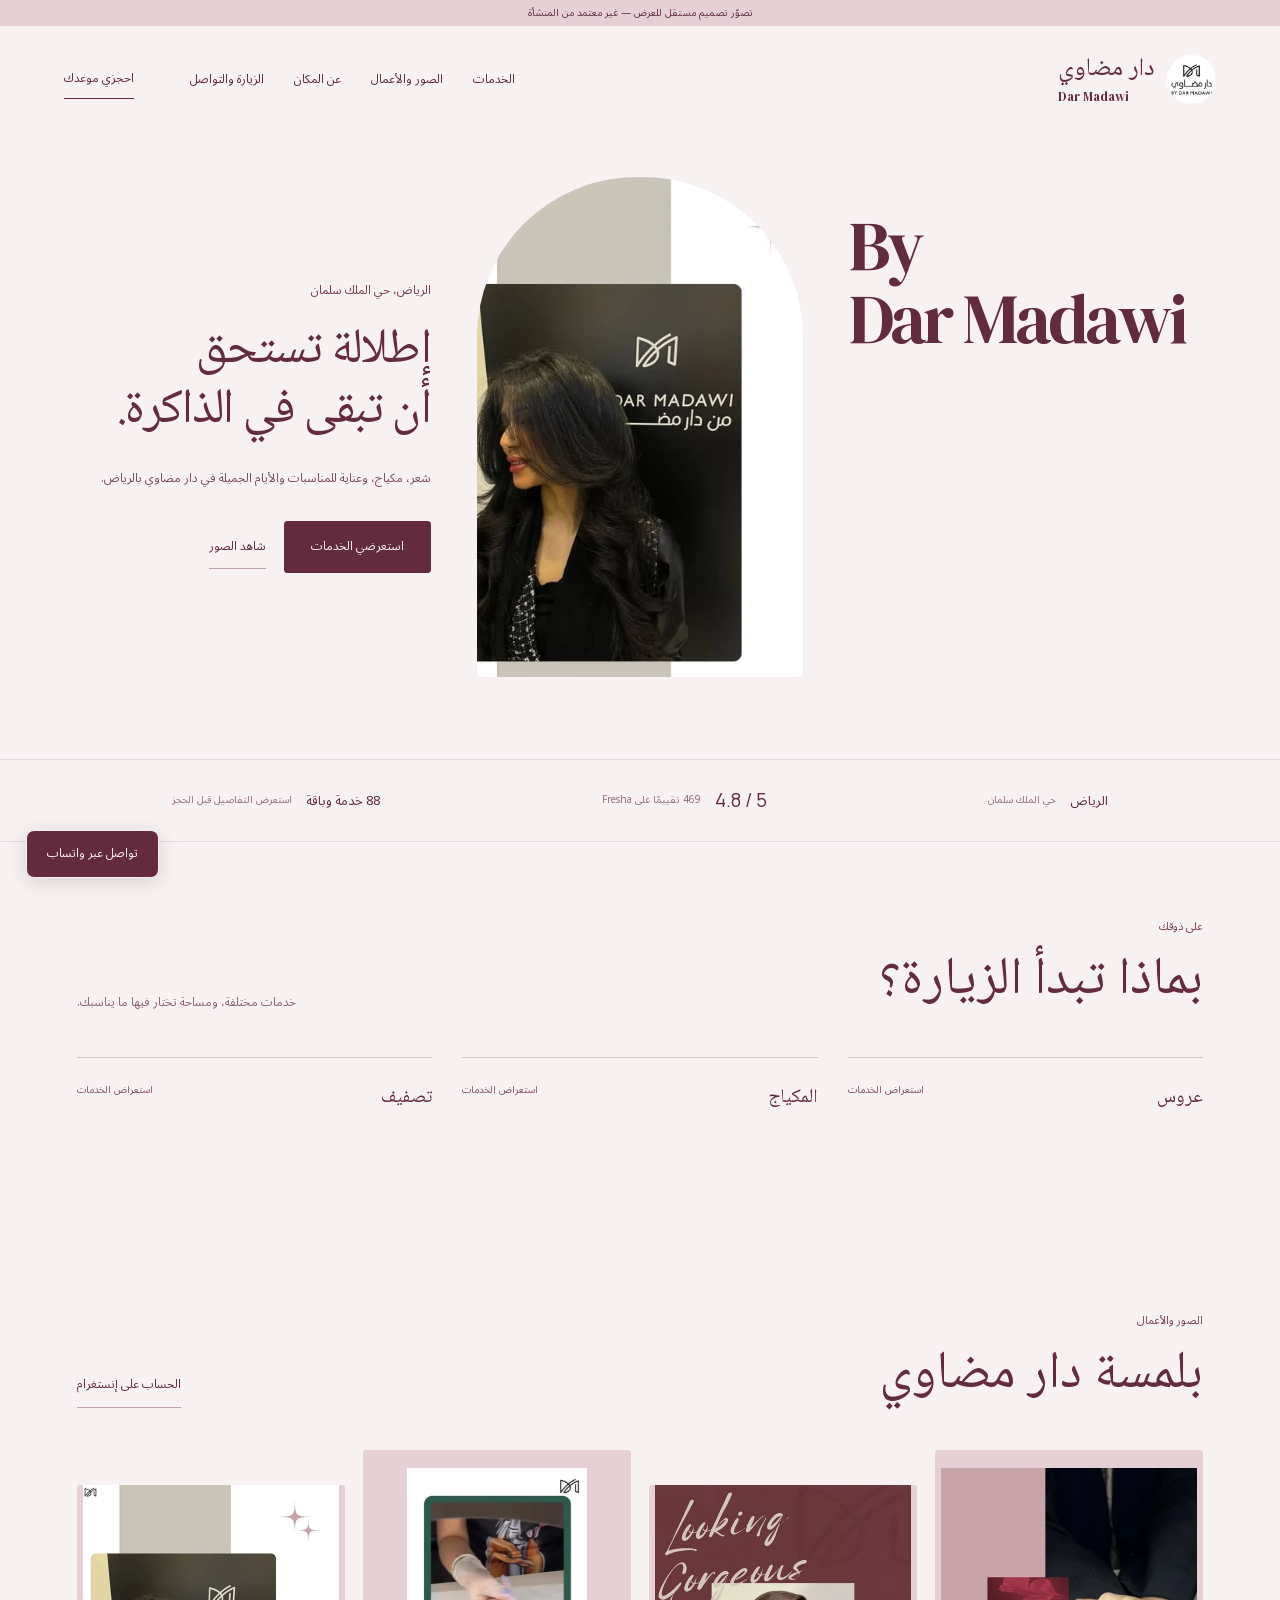
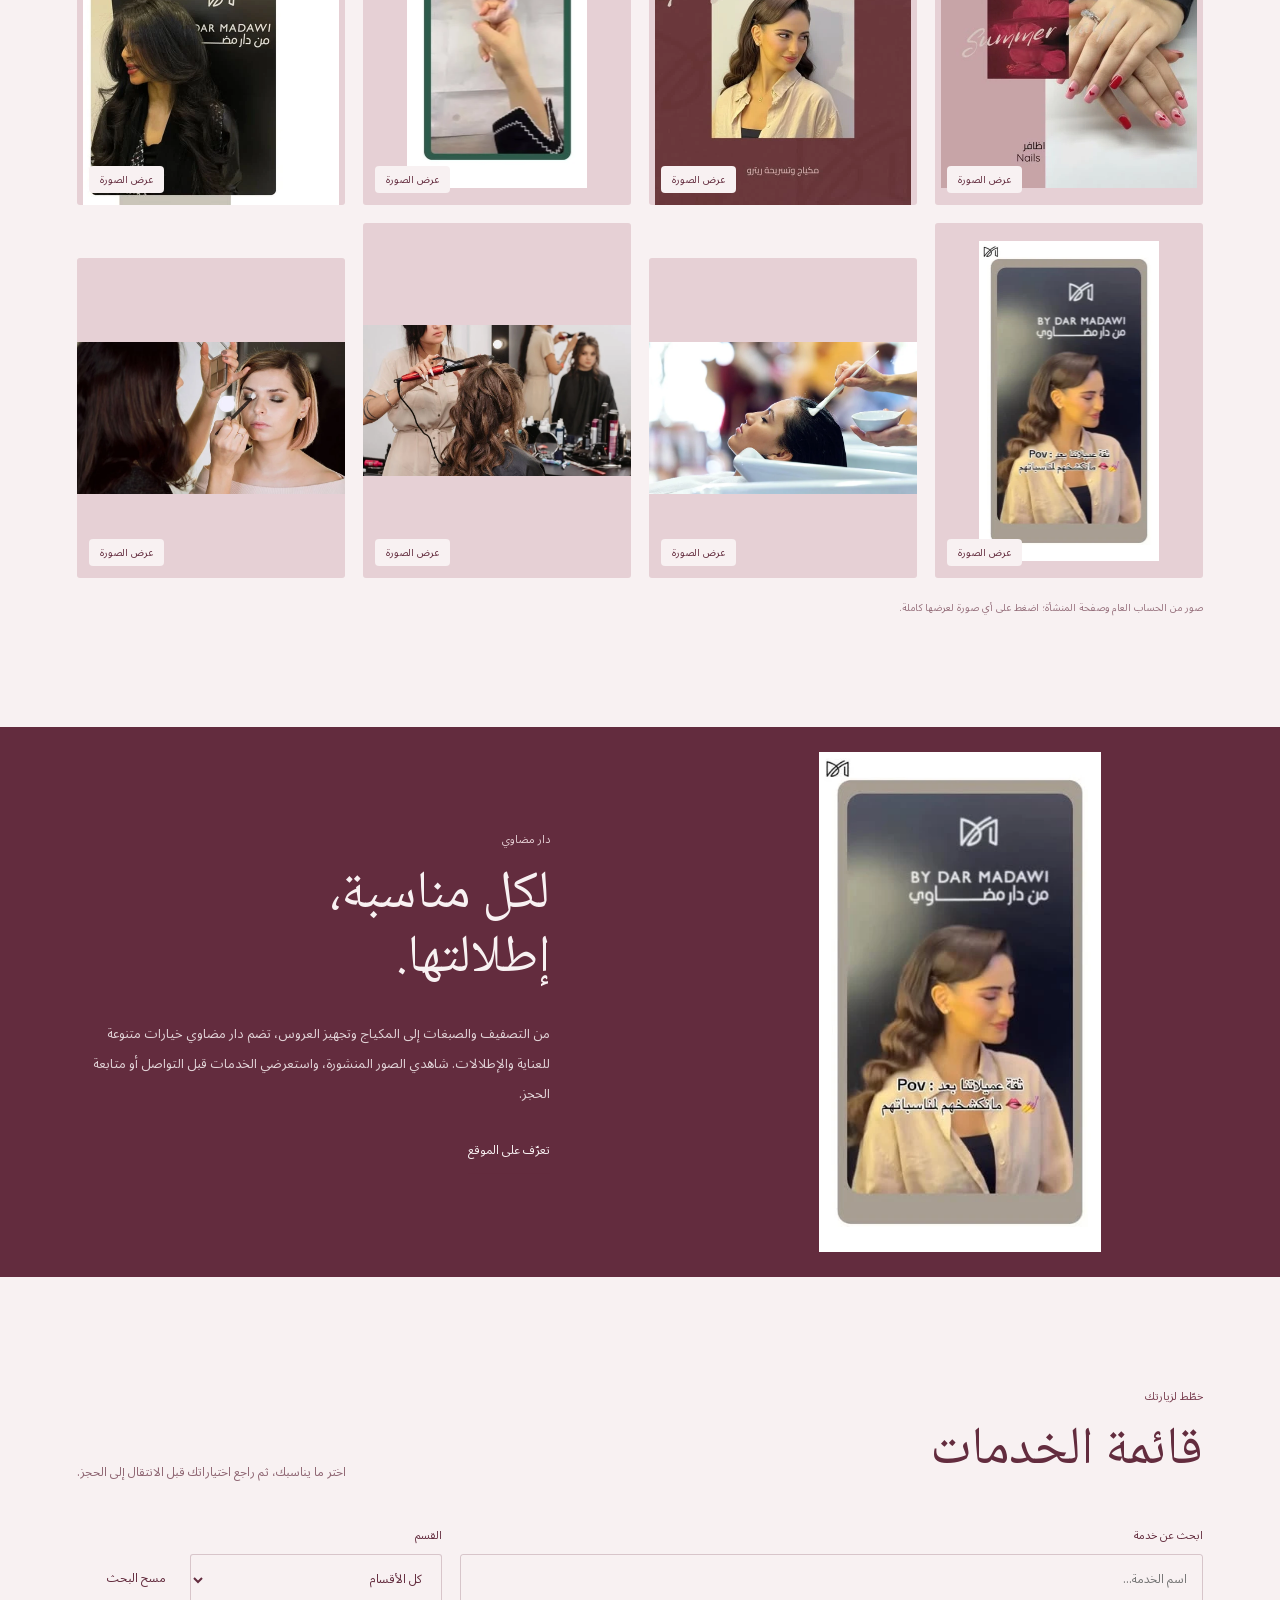
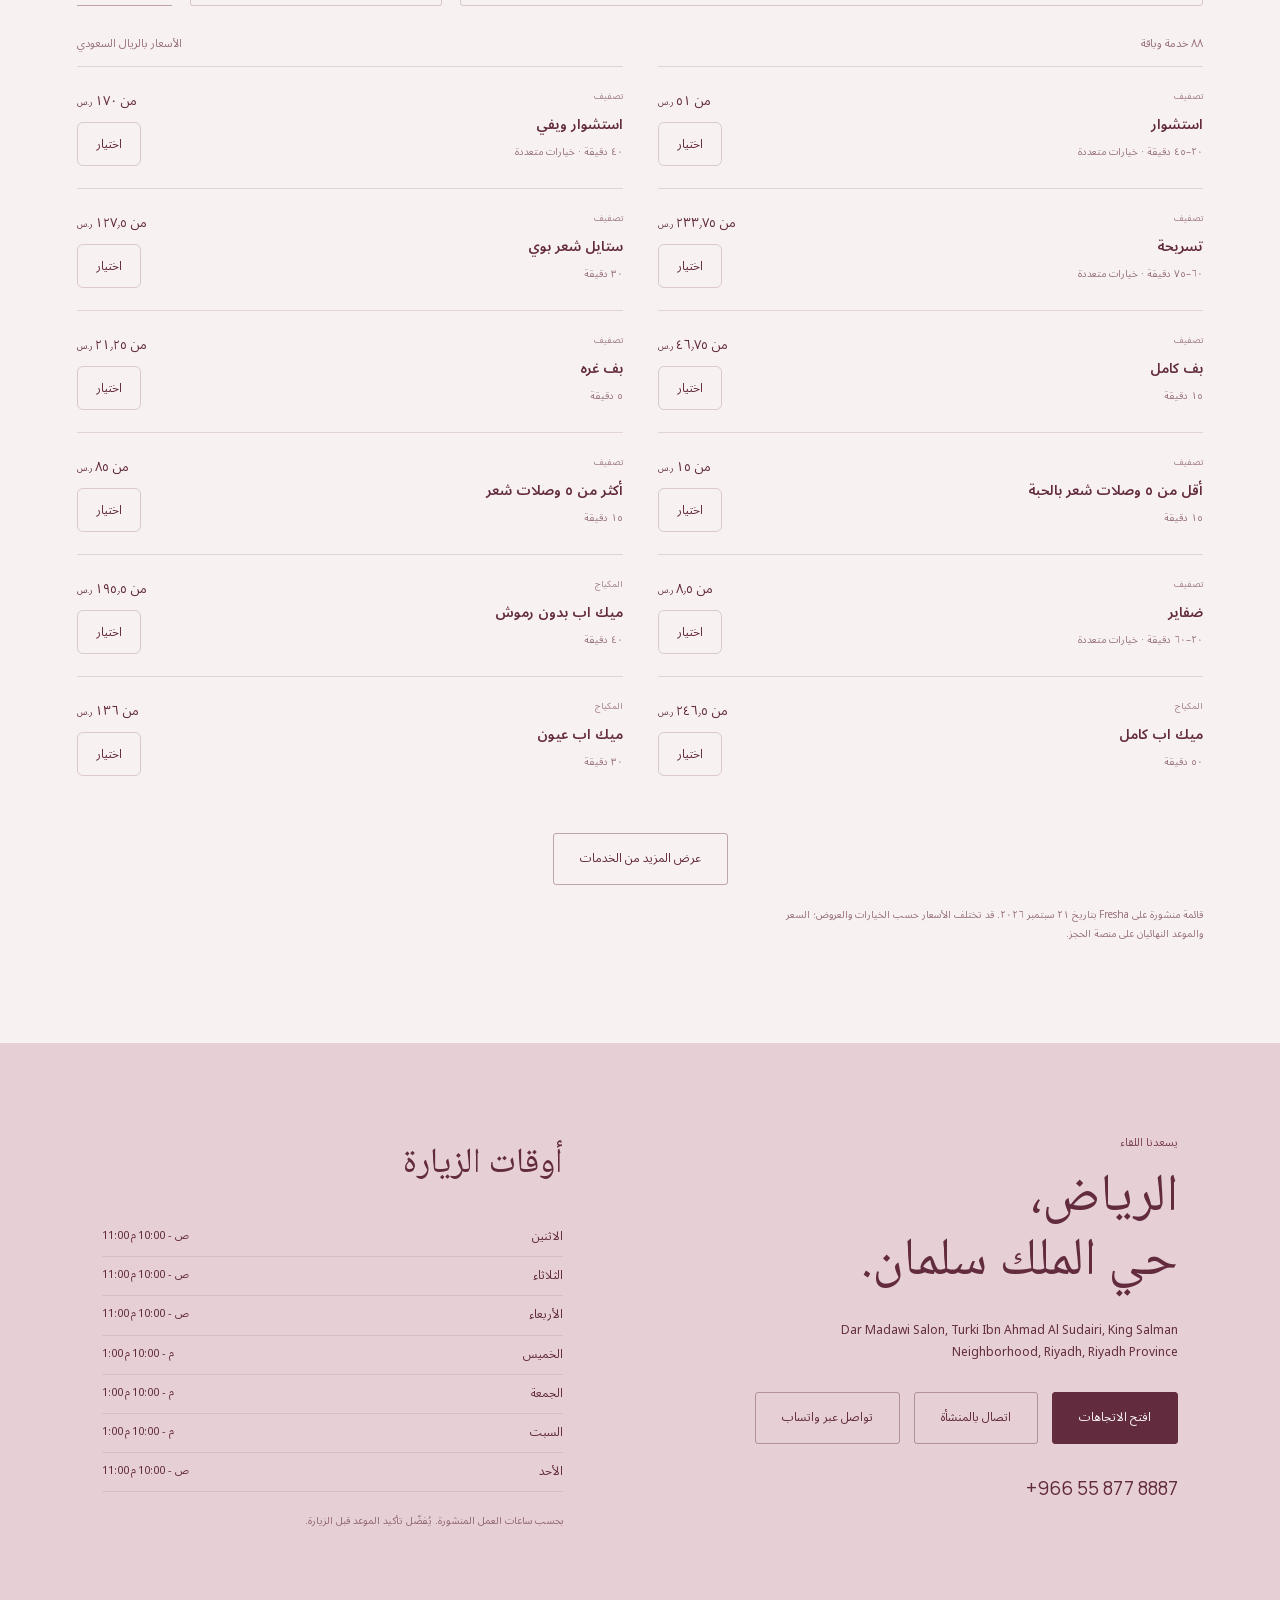
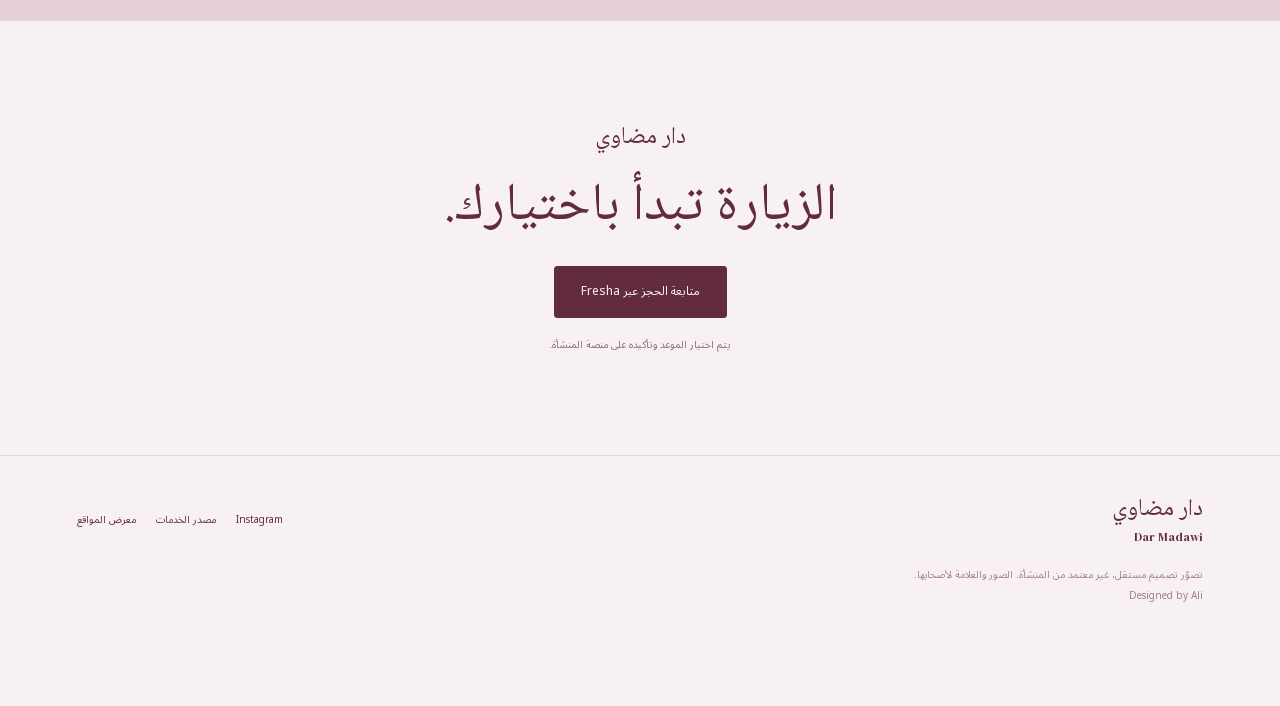
<file: dar-madawi/index.html>
<!doctype html><html lang="ar" dir="rtl"><head><meta charset="utf-8"><meta name="viewport" content="width=device-width,initial-scale=1"><meta name="robots" content="noindex,nofollow"><title>دار مضاوي | الرياض — تصوّر تصميم</title><meta name="description" content="شعر، مكياج، وعناية للمناسبات والأيام الجميلة في دار مضاوي بالرياض."><meta name="theme-color" content="#f8f1f2"><meta property="og:title" content="دار مضاوي — تصوّر موقع مستقل"><meta property="og:description" content="شعر، مكياج، وعناية للمناسبات والأيام الجميلة في دار مضاوي بالرياض."><meta property="og:image" content="https://az212z.github.io/saudi-local-premium-09/dar-madawi/assets/ig10.webp"><link rel="icon" href="favicon.svg" type="image/svg+xml"><link rel="stylesheet" href="../shared/fonts.css"><link rel="stylesheet" href="../shared/style.css?v=3"><script src="../shared/app.js?v=2" defer></script></head>
<body class="theme-burgundy layout-atelier" style="--bg:#f8f1f2;--ink:#632c3e;--accent:#793e50;--soft:#e6d0d5">
<a class="skip" href="#main">انتقل إلى المحتوى</a><div class="preview-note">تصوّر تصميم مستقل للعرض — غير معتمد من المنشأة</div>
<header class="site-header"><a href="./" class="brand"><img class="brand-logo" src="assets/logo.webp" alt="شعار دار مضاوي" width="150" height="150" loading="lazy" decoding="async"><span>دار مضاوي<small lang="en" dir="ltr">Dar Madawi</small></span></a><nav aria-label="القائمة الرئيسية"><a href="#services">الخدمات</a><a href="#work">الصور والأعمال</a><a href="#story">عن المكان</a><a href="#visit">الزيارة والتواصل</a></nav><a class="header-book" href="#services">احجزي موعدك</a><button class="menu-toggle" aria-label="فتح القائمة" aria-controls="mobile-menu" aria-expanded="false"><span></span><span></span></button></header>
<main id="main"><section class="hero"><div class="atelier-title" lang="en">By<br> Dar Madawi</div><div class="atelier-pic"><img class="hero-photo" src="assets/ig10.webp" alt="دار مضاوي — من الصور المنشورة" width="512" height="640" fetchpriority="high" loading="eager" decoding="async"></div><div class="hero-copy"><p class="place">الرياض، حي الملك سلمان</p><h1>إطلالة تستحق<br>أن تبقى في الذاكرة.</h1><p class="intro">شعر، مكياج، وعناية للمناسبات والأيام الجميلة في دار مضاوي بالرياض.</p><div class="hero-actions"><a class="button primary" href="#services">استعرضي الخدمات</a><a class="text-link" href="#work">شاهد الصور</a></div></div></section>
<div class="trust-band"><p>الرياض <span>حي الملك سلمان</span></p><a href="https://www.fresha.com/a/dar-madawi-i-dr-mdwy-riyadh-dar-madawi-salon-turki-ibn-ahmad-al-sudairi-lcqcok9b" target="_blank" rel="noopener noreferrer"><b dir="ltr">4.8 / 5</b><span>469 تقييمًا على Fresha</span></a><p>88 خدمة وباقة<span>استعرض التفاصيل قبل الحجز</span></p></div>
<section class="section featured"><div class="section-heading"><div><p class="section-label">على ذوقك</p><h2>بماذا تبدأ الزيارة؟</h2></div><p>خدمات مختلفة، ومساحة تختار فيها ما يناسبك.</p></div><div class="featured-cats"><a class="feature-cat" href="#services" data-category-pick="عروس"><h3>عروس</h3><span>استعراض الخدمات</span></a><a class="feature-cat" href="#services" data-category-pick="المكياج"><h3>المكياج</h3><span>استعراض الخدمات</span></a><a class="feature-cat" href="#services" data-category-pick="تصفيف"><h3>تصفيف</h3><span>استعراض الخدمات</span></a></div></section>
<section id="work" class="section work"><div class="section-heading"><div><p class="section-label">الصور والأعمال</p><h2>بلمسة دار مضاوي</h2></div><a class="text-link" href="https://www.instagram.com/dar_madawi/" target="_blank" rel="noopener noreferrer">الحساب على إنستغرام</a></div><div class="gallery"><button class="gallery-item" data-image="0" aria-label="تكبير الصورة 1 من دار مضاوي"><img class="" src="assets/ig06.webp" alt="دار مضاوي — صورة منشورة 1" width="512" height="640" loading="lazy" decoding="async"><span class="zoom" aria-hidden="true">عرض الصورة</span></button><button class="gallery-item" data-image="1" aria-label="تكبير الصورة 2 من دار مضاوي"><img class="" src="assets/ig08.webp" alt="دار مضاوي — صورة منشورة 2" width="512" height="640" loading="lazy" decoding="async"><span class="zoom" aria-hidden="true">عرض الصورة</span></button><button class="gallery-item" data-image="2" aria-label="تكبير الصورة 3 من دار مضاوي"><img class="" src="assets/ig09.webp" alt="دار مضاوي — صورة منشورة 3" width="361" height="640" loading="lazy" decoding="async"><span class="zoom" aria-hidden="true">عرض الصورة</span></button><button class="gallery-item" data-image="3" aria-label="تكبير الصورة 4 من دار مضاوي"><img class="" src="assets/ig10.webp" alt="دار مضاوي — صورة منشورة 4" width="512" height="640" loading="lazy" decoding="async"><span class="zoom" aria-hidden="true">عرض الصورة</span></button><button class="gallery-item" data-image="4" aria-label="تكبير الصورة 5 من دار مضاوي"><img class="" src="assets/ig11.webp" alt="دار مضاوي — صورة منشورة 5" width="361" height="640" loading="lazy" decoding="async"><span class="zoom" aria-hidden="true">عرض الصورة</span></button><button class="gallery-item" data-image="5" aria-label="تكبير الصورة 6 من دار مضاوي"><img class="" src="assets/00.webp" alt="دار مضاوي — صورة منشورة 6" width="909" height="515" loading="lazy" decoding="async"><span class="zoom" aria-hidden="true">عرض الصورة</span></button><button class="gallery-item" data-image="6" aria-label="تكبير الصورة 7 من دار مضاوي"><img class="" src="assets/01.webp" alt="دار مضاوي — صورة منشورة 7" width="909" height="515" loading="lazy" decoding="async"><span class="zoom" aria-hidden="true">عرض الصورة</span></button><button class="gallery-item" data-image="7" aria-label="تكبير الصورة 8 من دار مضاوي"><img class="" src="assets/02.webp" alt="دار مضاوي — صورة منشورة 8" width="909" height="515" loading="lazy" decoding="async"><span class="zoom" aria-hidden="true">عرض الصورة</span></button></div><p class="source-note">صور من الحساب العام وصفحة المنشأة؛ اضغط على أي صورة لعرضها كاملة.</p></section>
<section id="story" class="story-section"><div class="story-photo"><img class="" src="assets/ig11.webp" alt="دار مضاوي — أجواء وتفاصيل" width="361" height="640" loading="lazy" decoding="async"></div><div class="story-copy"><p class="section-label">دار مضاوي</p><h2>لكل مناسبة،<br>إطلالتها.</h2><p>من التصفيف والصبغات إلى المكياج وتجهيز العروس، تضم دار مضاوي خيارات متنوعة للعناية والإطلالات. شاهدي الصور المنشورة، واستعرضي الخدمات قبل التواصل أو متابعة الحجز.</p><a class="text-link" href="#visit">تعرّف على الموقع</a></div></section>
<section id="services" class="section services-section"><div class="section-heading"><div><p class="section-label">خطّط لزيارتك</p><h2>قائمة الخدمات</h2></div><p>اختر ما يناسبك، ثم راجع اختياراتك قبل الانتقال إلى الحجز.</p></div><div class="catalog-toolbar"><div class="search-box"><label for="search">ابحث عن خدمة</label><input id="search" type="search" name="q" placeholder="اسم الخدمة…" autocomplete="off"></div><label class="category-select-label">القسم<select id="category" name="category"><option value="">كل الأقسام</option><option value="تصفيف">تصفيف</option><option value="المكياج">المكياج</option><option value="Hair Treatment I العناية ومعالجات الشعر">Hair Treatment I العناية ومعالجات الشعر</option><option value="Hair Colouring I صبغة شعر">Hair Colouring I صبغة شعر</option><option value="اظافر">اظافر</option><option value="أظافر +">أظافر +</option><option value="الوجه">الوجه</option><option value="الجسم">الجسم</option><option value="أطفال">أطفال</option><option value="عروس">عروس</option></select></label><button class="clear-filters text-link" type="button">مسح البحث</button></div><div class="catalog-meta"><p id="result-count" aria-live="polite"></p><p>الأسعار بالريال السعودي</p></div><div id="service-list" class="service-list"></div><div class="load-more-wrap"><button id="load-more" class="button outline" type="button">عرض المزيد من الخدمات</button></div><p class="source-note">قائمة منشورة على Fresha بتاريخ ٢١ سبتمبر ٢٠٢٦. قد تختلف الأسعار حسب الخيارات والعروض؛ السعر والموعد النهائيان على منصة الحجز.</p><noscript><p>لعرض الخدمات والأسعار، افتح <a href="https://www.fresha.com/a/dar-madawi-i-dr-mdwy-riyadh-dar-madawi-salon-turki-ibn-ahmad-al-sudairi-lcqcok9b">قائمة المنشأة على Fresha</a>.</p></noscript></section>
<section id="visit" class="visit-section"><div class="visit-info"><p class="section-label">يسعدنا اللقاء</p><h2>الرياض،<br>حي الملك سلمان.</h2><p>Dar Madawi Salon, Turki Ibn Ahmad Al Sudairi, King Salman Neighborhood, Riyadh, Riyadh Province</p><div class="visit-actions"><a class="button primary" href="https://www.google.com/maps/search/?api=1&amp;query=Dar%20Madawi%20Salon%2C%20Turki%20Ibn%20Ahmad%20Al%20Sudairi%2C%20Riyadh%2C%2012444%2C%20Riyadh%20Province" target="_blank" rel="noopener noreferrer">افتح الاتجاهات</a><a class="button outline" href="tel:+966558778887">اتصال بالمنشأة</a><a class="button outline whatsapp-contact" href="https://wa.me/966558778887" target="_blank" rel="noopener noreferrer">تواصل عبر واتساب</a></div><a class="phone-number" dir="ltr" href="tel:+966558778887">+966 55 877 8887</a></div><div class="hours"><h3>أوقات الزيارة</h3><dl><div><dt>الاثنين</dt><dd dir="ltr">11:00 ص - 10:00 م</dd></div><div><dt>الثلاثاء</dt><dd dir="ltr">11:00 ص - 10:00 م</dd></div><div><dt>الأربعاء</dt><dd dir="ltr">11:00 ص - 10:00 م</dd></div><div><dt>الخميس</dt><dd dir="ltr">1:00 م - 10:00 م</dd></div><div><dt>الجمعة</dt><dd dir="ltr">1:00 م - 10:00 م</dd></div><div><dt>السبت</dt><dd dir="ltr">1:00 م - 10:00 م</dd></div><div><dt>الأحد</dt><dd dir="ltr">11:00 ص - 10:00 م</dd></div></dl><small>بحسب ساعات العمل المنشورة. يُفضّل تأكيد الموعد قبل الزيارة.</small></div></section>
<section class="closing"><p>دار مضاوي</p><h2>الزيارة تبدأ باختيارك.</h2><a class="button primary" href="https://www.fresha.com/a/dar-madawi-i-dr-mdwy-riyadh-dar-madawi-salon-turki-ibn-ahmad-al-sudairi-lcqcok9b/all-offer?menu=true" target="_blank" rel="noopener noreferrer">متابعة الحجز عبر Fresha</a><small>يتم اختيار الموعد وتأكيده على منصة المنشأة.</small></section></main>
<footer><div class="footer-brand">دار مضاوي<small lang="en">Dar Madawi</small></div><div><a href="https://www.instagram.com/dar_madawi/" target="_blank" rel="noopener noreferrer">Instagram</a><a href="https://www.fresha.com/a/dar-madawi-i-dr-mdwy-riyadh-dar-madawi-salon-turki-ibn-ahmad-al-sudairi-lcqcok9b" target="_blank" rel="noopener noreferrer">مصدر الخدمات</a><a href="../">معرض المواقع</a></div><p>تصوّر تصميم مستقل، غير معتمد من المنشأة. الصور والعلامة لأصحابها.</p><small lang="en">Designed by Ali</small></footer>
<a class="whatsapp-float" href="https://wa.me/966558778887" target="_blank" rel="noopener noreferrer" aria-label="تواصل مع دار مضاوي عبر واتساب، يفتح في نافذة جديدة">تواصل عبر واتساب</a>
<button class="selection-bar" id="selection-open" hidden aria-haspopup="dialog"><span>اختيارات الزيارة <b id="selection-count">0</b></span><span id="selection-total"></span><span>مراجعة الاختيارات</span></button>
<dialog id="mobile-menu" class="mobile-menu" aria-label="قائمة التنقل"><button class="close-dialog" aria-label="إغلاق القائمة">إغلاق</button><p>دار مضاوي</p><nav><a href="#services">الخدمات</a><a href="#work">الصور والأعمال</a><a href="#story">عن المكان</a><a href="#visit">الزيارة والتواصل</a></nav></dialog>
<dialog id="gallery-dialog" class="gallery-dialog" aria-label="معرض الصور"><button class="close-dialog" aria-label="إغلاق الصور">إغلاق</button><img id="gallery-full" src="assets/ig06.webp" alt="صورة كاملة من دار مضاوي" width="1200" height="900"><div><button id="gallery-prev" aria-label="الصورة السابقة">السابقة</button><span id="gallery-count"></span><button id="gallery-next" aria-label="الصورة التالية">التالية</button></div></dialog>
<dialog id="service-dialog" class="service-dialog" aria-label="تفاصيل الخدمة"><button class="close-dialog" aria-label="إغلاق تفاصيل الخدمة">إغلاق</button><div id="service-details"></div></dialog>
<dialog id="selection-dialog" class="selection-dialog" aria-label="اختيارات الزيارة"><button class="close-dialog" aria-label="إغلاق الاختيارات">إغلاق</button><p class="section-label">خطّط لزيارتك</p><h2>اختياراتك</h2><div id="selected-list"></div><div class="selection-summary"></div><p class="selection-explain">هذه قائمة للتخطيط فقط. انسخها للاحتفاظ باختياراتك، ثم اختر الخدمات والموعد على Fresha لتأكيد الحجز.</p><div class="selection-actions"><button class="button outline" id="copy-selection">نسخ الاختيارات</button><a class="button primary" href="https://www.fresha.com/a/dar-madawi-i-dr-mdwy-riyadh-dar-madawi-salon-turki-ibn-ahmad-al-sudairi-lcqcok9b/all-offer?menu=true" target="_blank" rel="noopener noreferrer">متابعة الحجز عبر Fresha</a></div><p id="copy-status" aria-live="polite"></p></dialog><div class="toast" role="status" aria-live="polite"></div><script type="application/json" id="site-data">{"name": "دار مضاوي", "services": [{"id": "s:14065044", "name": "استشوار", "original": "Blowdry | استشوار", "category": "تصفيف", "price": 51, "starts": true, "minutes": 20, "maxMinutes": 45, "variants": [{"name": "Short - قصير", "price": "from SAR 51", "duration": "20 min"}, {"name": "Medium - وسط", "price": "from SAR 76.50", "duration": "30 min"}, {"name": "Long - طويل", "price": "from SAR 102", "duration": "30 min"}, {"name": "Very Long - طويل جدا", "price": "from SAR 136", "duration": "45 min"}]}, {"id": "s:23336393", "name": "استشوار ويفي", "original": "Wavy blowdry | استشوار ويفي", "category": "تصفيف", "price": 170, "starts": true, "minutes": 40, "maxMinutes": 40, "variants": [{"name": "Short/ Medium - قصير / متوسط", "price": "SAR 170", "duration": "40 min"}, {"name": "Long/ very long - طويل /طويل جدًا", "price": "SAR 185", "duration": "40 min"}]}, {"id": "s:14065110", "name": "تسريحة", "original": "Style | تسريحة", "category": "تصفيف", "price": 233.75, "starts": true, "minutes": 60, "maxMinutes": 75, "variants": [{"name": "Short - قصير", "price": "from SAR 233.75", "duration": "1 hr"}, {"name": "Medium - وسط", "price": "from SAR 276.25", "duration": "1 hr - 1 hr, 15 min"}, {"name": "Long - طويل", "price": "from SAR 335.75", "duration": "1 hr"}, {"name": "Very Long - طويل جدا", "price": "from SAR 420.75", "duration": "1 hr"}]}, {"id": "s:14065103", "name": "ستايل شعر بوي", "original": "Style | ستايل شعر بوي", "category": "تصفيف", "price": 127.5, "starts": true, "minutes": 30, "maxMinutes": 30, "variants": [{"name": "ستايل شعر بوي", "price": "from SAR 127.50", "duration": "30 min"}]}, {"id": "s:14065078", "name": "بف كامل", "original": "Hair Volume | بف كامل", "category": "تصفيف", "price": 46.75, "starts": true, "minutes": 15, "maxMinutes": 15, "variants": [{"name": "بف كامل", "price": "from SAR 46.75", "duration": "15 min"}]}, {"id": "s:14065069", "name": "بف غره", "original": "Fringe Volume | بف غره", "category": "تصفيف", "price": 21.25, "starts": true, "minutes": 5, "maxMinutes": 5, "variants": [{"name": "بف غره", "price": "from SAR 21.25", "duration": "5 min"}]}, {"id": "s:23947679", "name": "أقل من ٥ وصلات شعر بالحبة", "original": "Hair Extension by piece |أقل من ٥ وصلات شعر بالحبة", "category": "تصفيف", "price": 15, "starts": true, "minutes": 15, "maxMinutes": 15, "variants": [{"name": "أقل من ٥ وصلات شعر بالحبة", "price": "SAR 15", "duration": "15 min"}]}, {"id": "s:14065071", "name": "أكثر من ٥ وصلات شعر", "original": "Hair Extension more than 5 |  أكثر من ٥ وصلات شعر", "category": "تصفيف", "price": 85, "starts": true, "minutes": 15, "maxMinutes": 15, "variants": [{"name": "أكثر من ٥ وصلات شعر", "price": "from SAR 85", "duration": "15 min"}]}, {"id": "s:14065063", "name": "ضفاير", "original": "Braids | ضفاير", "category": "تصفيف", "price": 8.5, "starts": true, "minutes": 20, "maxMinutes": 60, "variants": [{"name": "Short - قصير", "price": "from SAR 8.50", "duration": "20 min"}, {"name": "Medium - وسط", "price": "from SAR 17", "duration": "30 min"}, {"name": "Long - طويل", "price": "from SAR 25.50", "duration": "40 min"}, {"name": "Very Long - طويل جدا", "price": "from SAR 34", "duration": "1 hr"}]}, {"id": "s:14066013", "name": "ميك اب بدون رموش", "original": "Makeup W/o Lashes | ميك اب بدون رموش", "category": "المكياج", "price": 195.5, "starts": true, "minutes": 40, "maxMinutes": 40, "variants": [{"name": "ميك اب بدون رموش", "price": "from SAR 195.50", "duration": "40 min"}]}, {"id": "s:14066010", "name": "ميك اب كامل", "original": "Makeup W/ Lashes | ميك اب كامل", "category": "المكياج", "price": 246.5, "starts": true, "minutes": 50, "maxMinutes": 50, "variants": [{"name": "ميك اب كامل", "price": "from SAR 246.50", "duration": "50 min"}]}, {"id": "s:14065975", "name": "ميك اب عيون", "original": "Eye Makeup | ميك اب عيون", "category": "المكياج", "price": 136, "starts": true, "minutes": 30, "maxMinutes": 30, "variants": [{"name": "ميك اب عيون", "price": "from SAR 136", "duration": "30 min"}]}, {"id": "s:14065967", "name": "رسم حواجب او ايلاينر", "original": "Brow Drawing or Eyeliner | رسم حواجب او ايلاينر", "category": "المكياج", "price": 29.75, "starts": true, "minutes": 20, "maxMinutes": 20, "variants": [{"name": "رسم حواجب او ايلاينر", "price": "from SAR 29.75", "duration": "20 min"}]}, {"id": "s:23739040", "name": "تركيب رموش أسبوعية", "original": "Weekly Lashes | تركيب رموش أسبوعية", "category": "المكياج", "price": 95, "starts": false, "minutes": 15, "maxMinutes": 15, "variants": [{"name": "تركيب رموش أسبوعية", "price": "SAR 95", "duration": "15 min"}]}, {"id": "s:23387759", "name": "تركيب رموش", "original": "Lashes Strip | تركيب رموش", "category": "المكياج", "price": 46.75, "starts": true, "minutes": 10, "maxMinutes": 10, "variants": [{"name": "تركيب رموش", "price": "from SAR 46.75", "duration": "10 min"}]}, {"id": "s:14066003", "name": "تركيب رموش حبات", "original": "Lashes Individual | تركيب رموش حبات", "category": "المكياج", "price": 59.5, "starts": true, "minutes": 15, "maxMinutes": 15, "variants": [{"name": "تركيب رموش حبات", "price": "from SAR 59.50", "duration": "15 min"}]}, {"id": "p:1735437", "name": "رفع رموش وحواجب", "original": "Lash and Brow Lamination | رفع رموش وحواجب", "category": "المكياج", "price": 425, "starts": true, "minutes": 60, "maxMinutes": 60, "variants": []}, {"id": "s:14065972", "name": "رفع حواجب", "original": "Brow Lamination | رفع حواجب", "category": "المكياج", "price": 170, "starts": true, "minutes": 60, "maxMinutes": 60, "variants": [{"name": "رفع حواجب", "price": "from SAR 170", "duration": "1 hr"}]}, {"id": "s:14065997", "name": "رفع رموش", "original": "Lash Lifting | رفع رموش", "category": "المكياج", "price": 255, "starts": true, "minutes": 60, "maxMinutes": 60, "variants": [{"name": "رفع رموش", "price": "from SAR 255", "duration": "1 hr"}]}, {"id": "p:1724893", "name": "Kerastase Full Session جلسة كيراستاس شاملة", "original": "Kerastase Full Session جلسة كيراستاس شاملة", "category": "Hair Treatment I العناية ومعالجات الشعر", "price": 405, "starts": false, "minutes": 30, "maxMinutes": 30, "variants": []}, {"id": "s:14065444", "name": "جلسة كيراستاس: شامبو + ماسك + باور دوز", "original": "Kerastase Session: Shampoo + Mask + Power Dose | جلسة كيراستاس: شامبو + ماسك + باور دوز", "category": "Hair Treatment I العناية ومعالجات الشعر", "price": 255, "starts": true, "minutes": 30, "maxMinutes": 30, "variants": [{"name": "جلسة كيراستاس: شامبو + ماسك + باور دوز", "price": "from SAR 255", "duration": "30 min"}]}, {"id": "s:14065446", "name": "جلسة تقشير فروة الرأس كيراستاس", "original": "Kerastase Treatment - Scalp Scrub | جلسة تقشير فروة الرأس كيراستاس", "category": "Hair Treatment I العناية ومعالجات الشعر", "price": 170, "starts": true, "minutes": 30, "maxMinutes": 30, "variants": [{"name": "جلسة تقشير فروة الرأس كيراستاس", "price": "from SAR 170", "duration": "30 min"}]}, {"id": "s:16221535", "name": "تقشير فروة الرأس", "original": "Scalp Scrub | تقشير فروة الرأس", "category": "Hair Treatment I العناية ومعالجات الشعر", "price": 101.15, "starts": true, "minutes": 60, "maxMinutes": 60, "variants": [{"name": "تقشير فروة الرأس", "price": "from SAR 101.15", "duration": "1 hr"}]}, {"id": "s:14065397", "name": "قص كامل", "original": "Haircut | قص كامل", "category": "Hair Treatment I العناية ومعالجات الشعر", "price": 85, "starts": true, "minutes": 25, "maxMinutes": 30, "variants": [{"name": "قص كامل", "price": "from SAR 85", "duration": "25 min - 30 min"}]}, {"id": "s:14065380", "name": "قص أطراف", "original": "Hair Trimming | قص أطراف", "category": "Hair Treatment I العناية ومعالجات الشعر", "price": 46.75, "starts": true, "minutes": 15, "maxMinutes": 15, "variants": [{"name": "قص أطراف", "price": "from SAR 46.75", "duration": "15 min"}]}, {"id": "s:14065371", "name": "قص غره", "original": "Cut Bangs | قص غره", "category": "Hair Treatment I العناية ومعالجات الشعر", "price": 29.75, "starts": true, "minutes": 10, "maxMinutes": 15, "variants": [{"name": "قص غره", "price": "from SAR 29.75", "duration": "10 min - 15 min"}]}, {"id": "s:14065118", "name": "غسيل شعر", "original": "Hair Wash |  غسيل شعر", "category": "Hair Treatment I العناية ومعالجات الشعر", "price": 17, "starts": true, "minutes": 20, "maxMinutes": 20, "variants": [{"name": "لوريال", "price": "from SAR 17", "duration": "20 min"}, {"name": "كيراستاس", "price": "from SAR 25.50", "duration": "20 min"}]}, {"id": "s:14065461", "name": "بروتين", "original": "Protein | بروتين", "category": "Hair Treatment I العناية ومعالجات الشعر", "price": 467.5, "starts": true, "minutes": 60, "maxMinutes": 60, "variants": [{"name": "Short - قصير", "price": "from SAR 467.50", "duration": "1 hr"}, {"name": "Medium - وسط", "price": "from SAR 680", "duration": "1 hr"}, {"name": "Long - طويل", "price": "from SAR 892.50", "duration": "1 hr"}, {"name": "Very Long - طويل جدا", "price": "from SAR 1,020", "duration": "1 hr"}]}, {"id": "s:14065450", "name": "جلسة لوريال", "original": "L'Oreal Session |  جلسة لوريال", "category": "Hair Treatment I العناية ومعالجات الشعر", "price": 170, "starts": true, "minutes": 60, "maxMinutes": 60, "variants": [{"name": "جلسة لوريال", "price": "from SAR 170", "duration": "1 hr"}]}, {"id": "s:14219557", "name": "ترميم الشعر من لوريال", "original": "Hair Repair by Loreal | ترميم الشعر من لوريال", "category": "Hair Treatment I العناية ومعالجات الشعر", "price": 382.5, "starts": true, "minutes": 35, "maxMinutes": 35, "variants": [{"name": "ترميم الشعر من لوريال", "price": "from SAR 382.50", "duration": "35 min"}]}, {"id": "s:14065391", "name": "حمام زيت", "original": "Hair Oiling | حمام زيت", "category": "Hair Treatment I العناية ومعالجات الشعر", "price": 97.75, "starts": true, "minutes": 25, "maxMinutes": 25, "variants": [{"name": "حمام زيت", "price": "from SAR 97.75", "duration": "25 min"}]}, {"id": "s:17528327", "name": "١٠ دقائق صبغة جذور", "original": "10-min Dye Roots |  ١٠ دقائق صبغة جذور", "category": "Hair Colouring I صبغة شعر", "price": 156.4, "starts": true, "minutes": 45, "maxMinutes": 45, "variants": [{"name": "١٠ دقائق صبغة جذور", "price": "from SAR 156.40", "duration": "45 min"}]}, {"id": "s:14065523", "name": "صبغة جذور", "original": "Dye Roots | صبغة جذور", "category": "Hair Colouring I صبغة شعر", "price": 143.65, "starts": true, "minutes": 85, "maxMinutes": 85, "variants": [{"name": "صبغة جذور", "price": "from SAR 143.65", "duration": "1 hr, 25 min"}]}, {"id": "s:14065516", "name": "صبغة جذور خالية من الأمونيا", "original": "Dye Ammonia Free Roots | صبغة جذور خالية من الأمونيا", "category": "Hair Colouring I صبغة شعر", "price": 186.15, "starts": true, "minutes": 85, "maxMinutes": 85, "variants": [{"name": "صبغة جذور خالية من الأمونيا", "price": "from SAR 186.15", "duration": "1 hr, 25 min"}]}, {"id": "s:14065525", "name": "صبغة شعر", "original": "Dye | صبغة شعر", "category": "Hair Colouring I صبغة شعر", "price": 246.5, "starts": true, "minutes": 85, "maxMinutes": 90, "variants": [{"name": "1", "price": "from SAR 246.50", "duration": "1 hr, 25 min"}, {"name": "2", "price": "from SAR 297.50", "duration": "1 hr, 25 min"}, {"name": "3", "price": "from SAR 348.50", "duration": "1 hr, 25 min"}, {"name": "4", "price": "from SAR 416.50", "duration": "1 hr, 25 min"}, {"name": "5", "price": "from SAR 501.50", "duration": "1 hr, 30 min"}]}, {"id": "s:14065570", "name": "صبغة شعر خالية من الأمونيا", "original": "Dye Ammonia Free | صبغة شعر خالية من الأمونيا", "category": "Hair Colouring I صبغة شعر", "price": 289, "starts": true, "minutes": 85, "maxMinutes": 90, "variants": [{"name": "1", "price": "from SAR 289", "duration": "1 hr, 25 min"}, {"name": "2", "price": "from SAR 340", "duration": "1 hr, 25 min"}, {"name": "3", "price": "from SAR 391", "duration": "1 hr, 25 min"}, {"name": "4", "price": "from SAR 459", "duration": "1 hr, 25 min"}, {"name": "5", "price": "from SAR 544", "duration": "1 hr, 30 min"}]}, {"id": "s:14065590", "name": "Highlights", "original": "Highlights", "category": "Hair Colouring I صبغة شعر", "price": 497.25, "starts": true, "minutes": 60, "maxMinutes": 60, "variants": [{"name": "1", "price": "from SAR 497.25", "duration": "1 hr"}, {"name": "2", "price": "from SAR 607.75", "duration": "1 hr"}, {"name": "3", "price": "from SAR 714", "duration": "1 hr"}, {"name": "4", "price": "from SAR 824.50", "duration": "1 hr"}, {"name": "5", "price": "from SAR 930.75", "duration": "1 hr"}]}, {"id": "s:14065610", "name": "رنساج", "original": "Rinsage | رنساج", "category": "Hair Colouring I صبغة شعر", "price": 250.75, "starts": true, "minutes": 20, "maxMinutes": 20, "variants": [{"name": "1", "price": "from SAR 250.75", "duration": "20 min"}, {"name": "2", "price": "from SAR 318.75", "duration": "20 min"}, {"name": "3", "price": "from SAR 386.75", "duration": "20 min"}, {"name": "4", "price": "from SAR 454.75", "duration": "20 min"}, {"name": "5", "price": "from SAR 523.60", "duration": "20 min"}]}, {"id": "s:14065520", "name": "خصلة واحدة", "original": "Dye - One Strand | خصلة واحدة", "category": "Hair Colouring I صبغة شعر", "price": 34, "starts": true, "minutes": 60, "maxMinutes": 60, "variants": [{"name": "خصلة واحدة", "price": "from SAR 34", "duration": "1 hr"}]}, {"id": "s:14065744", "name": "مانكير كلاسك", "original": "Classic Manicure | مانكير كلاسك", "category": "اظافر", "price": 68, "starts": true, "minutes": 30, "maxMinutes": 30, "variants": [{"name": "مانكير كلاسك", "price": "from SAR 68", "duration": "30 min"}]}, {"id": "s:14065776", "name": "مانكير جاف (روسي)", "original": "Dry Manicure (Russian) | مانكير جاف (روسي)", "category": "اظافر", "price": 127.5, "starts": true, "minutes": 60, "maxMinutes": 60, "variants": [{"name": "مانكير جاف (روسي)", "price": "from SAR 127.50", "duration": "1 hr"}]}, {"id": "s:14065762", "name": "بدكير كلاسك", "original": "Classic Pedicure | بدكير كلاسك", "category": "اظافر", "price": 85, "starts": true, "minutes": 60, "maxMinutes": 60, "variants": [{"name": "بدكير كلاسك", "price": "from SAR 85", "duration": "1 hr"}]}, {"id": "s:14065798", "name": "بدكير جاف (روسي)", "original": "Dry Pedicure (Russian) | بدكير جاف (روسي)", "category": "اظافر", "price": 144.5, "starts": true, "minutes": 60, "maxMinutes": 60, "variants": [{"name": "بدكير جاف (روسي)", "price": "from SAR 144.50", "duration": "1 hr"}]}, {"id": "p:429512", "name": "بدكير و مناكير كلاسك", "original": "Classic Manicure and Pedicure | بدكير و مناكير كلاسك", "category": "اظافر", "price": 160, "starts": false, "minutes": 90, "maxMinutes": 90, "variants": []}, {"id": "p:478610", "name": "بدكير و مناكير روسي", "original": "Russian Manicure and Pedicure | بدكير و مناكير روسي", "category": "اظافر", "price": 272, "starts": true, "minutes": 120, "maxMinutes": 120, "variants": []}, {"id": "s:14065861", "name": "برد الأظافر", "original": "Nail File | برد الأظافر", "category": "اظافر", "price": 25.5, "starts": true, "minutes": 30, "maxMinutes": 30, "variants": [{"name": "برد الأظافر", "price": "from SAR 25.50", "duration": "30 min"}]}, {"id": "s:14065910", "name": "لون عادي", "original": "Regular Polish | لون عادي", "category": "اظافر", "price": 17, "starts": true, "minutes": 15, "maxMinutes": 15, "variants": [{"name": "لون عادي", "price": "from SAR 17", "duration": "15 min"}]}, {"id": "p:484294", "name": "لون عادي يد ورجل", "original": "Regular color double | لون عادي يد ورجل", "category": "اظافر", "price": 40, "starts": false, "minutes": 30, "maxMinutes": 30, "variants": []}, {"id": "s:14065812", "name": "لون فرنش", "original": "French Polish | لون فرنش", "category": "اظافر", "price": 25.5, "starts": true, "minutes": 20, "maxMinutes": 20, "variants": [{"name": "لون فرنش", "price": "from SAR 25.50", "duration": "20 min"}]}, {"id": "s:14065870", "name": "تركيب الأظافر صمغ", "original": "Nail Press-On | تركيب الأظافر صمغ", "category": "اظافر", "price": 68, "starts": true, "minutes": 35, "maxMinutes": 35, "variants": [{"name": "تركيب الأظافر صمغ", "price": "from SAR 68", "duration": "35 min"}]}, {"id": "s:14065810", "name": "تركيب اظافر (ظفر واحد)", "original": "Extension One Nail (Stick On) | تركيب اظافر (ظفر واحد)", "category": "اظافر", "price": 8.5, "starts": true, "minutes": 25, "maxMinutes": 25, "variants": [{"name": "تركيب اظافر (ظفر واحد)", "price": "from SAR 8.50", "duration": "25 min"}]}, {"id": "s:14065884", "name": "لون جل شيلاك", "original": "Gel Polish | لون جل شيلاك", "category": "أظافر +", "price": 65, "starts": true, "minutes": 30, "maxMinutes": 30, "variants": [{"name": "لون جل شيلاك", "price": "SAR 65", "duration": "30 min"}]}, {"id": "s:14065920", "name": "ازالة شيلاك او اظفر تركيب", "original": "Gel polish or Stick on Removal | ازالة شيلاك او اظفر تركيب", "category": "أظافر +", "price": 65, "starts": false, "minutes": 30, "maxMinutes": 30, "variants": [{"name": "ازالة شيلاك او اظفر تركيب", "price": "SAR 65", "duration": "30 min"}]}, {"id": "s:14065669", "name": "بياب", "original": "BIAB Overlay | بياب", "category": "أظافر +", "price": 295, "starts": false, "minutes": 120, "maxMinutes": 120, "variants": [{"name": "بياب", "price": "SAR 295", "duration": "2 hr"}]}, {"id": "s:14065675", "name": "وصلة بياب", "original": "BIAB Extension | وصلة بياب", "category": "أظافر +", "price": 375, "starts": false, "minutes": 150, "maxMinutes": 150, "variants": [{"name": "وصلة بياب", "price": "SAR 375", "duration": "2 hr, 30 min"}]}, {"id": "s:14065735", "name": "بياب تعبئة", "original": "BIAB Refill | بياب تعبئة", "category": "أظافر +", "price": 245, "starts": false, "minutes": 120, "maxMinutes": 120, "variants": [{"name": "بياب تعبئة", "price": "SAR 245", "duration": "2 hr"}]}, {"id": "s:14065739", "name": "ازالة بياب", "original": "BIAB Removal | ازالة بياب", "category": "أظافر +", "price": 235, "starts": false, "minutes": 60, "maxMinutes": 60, "variants": [{"name": "ازالة بياب", "price": "SAR 235", "duration": "1 hr"}]}, {"id": "s:14065930", "name": "سوفت جل", "original": "Soft Gel | سوفت جل", "category": "أظافر +", "price": 235, "starts": false, "minutes": 60, "maxMinutes": 60, "variants": [{"name": "سوفت جل", "price": "SAR 235", "duration": "1 hr"}]}, {"id": "s:14065942", "name": "سوفت جل (ظفر واحد)", "original": "Soft Gel (One Nail) | سوفت جل (ظفر واحد)", "category": "أظافر +", "price": 30, "starts": true, "minutes": 60, "maxMinutes": 60, "variants": [{"name": "سوفت جل (ظفر واحد)", "price": "SAR 30", "duration": "1 hr"}]}, {"id": "s:14065629", "name": "جل يدين", "original": "Hard Gel Hands (NOKE)  |  جل يدين", "category": "أظافر +", "price": 385, "starts": false, "minutes": 150, "maxMinutes": 150, "variants": [{"name": "جل يدين", "price": "SAR 385", "duration": "2 hr, 30 min"}]}, {"id": "s:15647377", "name": "وصلة جل", "original": "Hard Gel Extension (NOKE)  | وصلة جل", "category": "أظافر +", "price": 435, "starts": false, "minutes": 180, "maxMinutes": 180, "variants": [{"name": "وصلة جل", "price": "SAR 435", "duration": "3 hr"}]}, {"id": "s:14065902", "name": "تعبئة جل او سوفت جل", "original": "Refill Hard Gel or Soft Gel | تعبئة جل او سوفت جل", "category": "أظافر +", "price": 275, "starts": false, "minutes": 60, "maxMinutes": 60, "variants": [{"name": "تعبئة جل او سوفت جل", "price": "SAR 275", "duration": "1 hr"}]}, {"id": "s:14065641", "name": "ازالة جل او سوفت جل", "original": "Hard or Soft Gel Removal | ازالة جل او سوفت جل", "category": "أظافر +", "price": 235, "starts": false, "minutes": 60, "maxMinutes": 60, "variants": [{"name": "ازالة جل او سوفت جل", "price": "SAR 235", "duration": "1 hr"}]}, {"id": "s:20546981", "name": "تنظيف حواجب", "original": "Brows - cleaning & shaping | تنظيف حواجب", "category": "الوجه", "price": 29.75, "starts": true, "minutes": 30, "maxMinutes": 30, "variants": [{"name": "تنظيف حواجب", "price": "from SAR 29.75", "duration": "30 min"}]}, {"id": "p:473634", "name": "صبغة وتشقير حواجب", "original": "Brows - Dye and Bleaching | صبغة وتشقير حواجب", "category": "الوجه", "price": 59.5, "starts": true, "minutes": 20, "maxMinutes": 20, "variants": []}, {"id": "s:14065248", "name": "تشقير او صبغة حواجب", "original": "Brows - Dye or Bleaching | تشقير او صبغة حواجب", "category": "الوجه", "price": 29.75, "starts": true, "minutes": 30, "maxMinutes": 30, "variants": [{"name": "تشقير او صبغة حواجب", "price": "from SAR 29.75", "duration": "30 min"}]}, {"id": "s:14065300", "name": "ازالة شنب", "original": "Hair Removal - Upperlip | ازالة شنب", "category": "الوجه", "price": 21.25, "starts": true, "minutes": 15, "maxMinutes": 15, "variants": [{"name": "ازالة شنب", "price": "from SAR 21.25", "duration": "15 min"}]}, {"id": "s:14065295", "name": "ازالة شعر الرقبة", "original": "Hair Removal - Neck | ازالة شعر الرقبة", "category": "الوجه", "price": 29.75, "starts": true, "minutes": 20, "maxMinutes": 20, "variants": [{"name": "ازالة شعر الرقبة", "price": "from SAR 29.75", "duration": "20 min"}]}, {"id": "s:14065288", "name": "ازالة شعر نصف الوجة", "original": "Hair Removal - Half Face | ازالة شعر نصف الوجة", "category": "الوجه", "price": 29.75, "starts": true, "minutes": 20, "maxMinutes": 20, "variants": [{"name": "ازالة شعر نصف الوجة", "price": "from SAR 29.75", "duration": "20 min"}]}, {"id": "s:14065285", "name": "ازالة شعر كامل الوجة", "original": "Hair Removal - Full Face | ازالة شعر كامل الوجة", "category": "الوجه", "price": 51, "starts": true, "minutes": 45, "maxMinutes": 45, "variants": [{"name": "ازالة شعر كامل الوجة", "price": "from SAR 51", "duration": "45 min"}]}, {"id": "s:14065272", "name": "تشقير الوجة", "original": "Face Bleaching | تشقير الوجة", "category": "الوجه", "price": 51, "starts": true, "minutes": 60, "maxMinutes": 60, "variants": [{"name": "تشقير الوجة", "price": "from SAR 51", "duration": "1 hr"}]}, {"id": "s:14065170", "name": "ازالة شعر نصف يد", "original": "Hair Removal - Half Arm | ازالة شعر نصف يد", "category": "الجسم", "price": 34, "starts": true, "minutes": 30, "maxMinutes": 30, "variants": [{"name": "ازالة شعر نصف يد", "price": "from SAR 34", "duration": "30 min"}]}, {"id": "s:14065178", "name": "ازالة شعر نصف رجل", "original": "Hair Removal - Half Leg | ازالة شعر نصف رجل", "category": "الجسم", "price": 42.5, "starts": true, "minutes": 30, "maxMinutes": 30, "variants": [{"name": "ازالة شعر نصف رجل", "price": "from SAR 42.50", "duration": "30 min"}]}, {"id": "s:14065146", "name": "ازالة شعر يدين كاملة", "original": "Hair Removal - Full Arm | ازالة شعر يدين كاملة", "category": "الجسم", "price": 68, "starts": true, "minutes": 45, "maxMinutes": 45, "variants": [{"name": "ازالة شعر يدين كاملة", "price": "from SAR 68", "duration": "45 min"}]}, {"id": "s:14066131", "name": "استشوار أطفال", "original": "Kids Blowdry | استشوار أطفال", "category": "أطفال", "price": 51, "starts": true, "minutes": 30, "maxMinutes": 45, "variants": [{"name": "Short - قصير", "price": "from SAR 51", "duration": "30 min"}, {"name": "Medium - وسط", "price": "from SAR 68", "duration": "45 min"}, {"name": "Long - طويل", "price": "from SAR 85", "duration": "45 min"}]}, {"id": "s:14066137", "name": "استشوار ويفي أطفال", "original": "Kids Wavy Blowdry | استشوار ويفي أطفال", "category": "أطفال", "price": 102, "starts": true, "minutes": 25, "maxMinutes": 60, "variants": [{"name": "Short - قصير", "price": "from SAR 102", "duration": "25 min"}, {"name": "Medium - وسط", "price": "from SAR 127.50", "duration": "1 hr"}, {"name": "Long - طويل", "price": "from SAR 153", "duration": "1 hr"}]}, {"id": "s:14066135", "name": "تسريحة أطفال", "original": "Kids Hairstyle | تسريحة أطفال", "category": "أطفال", "price": 153, "starts": true, "minutes": 30, "maxMinutes": 60, "variants": [{"name": "Short - قصير", "price": "from SAR 153", "duration": "30 min"}, {"name": "Medium - وسط", "price": "from SAR 195.50", "duration": "1 hr"}, {"name": "Long - طويل", "price": "from SAR 225.25", "duration": "1 hr"}]}, {"id": "s:14066035", "name": "قص كامل أطفال", "original": "Kids Haircut | قص كامل أطفال", "category": "أطفال", "price": 51, "starts": true, "minutes": 30, "maxMinutes": 30, "variants": [{"name": "قص كامل أطفال", "price": "from SAR 51", "duration": "30 min"}]}, {"id": "s:14066071", "name": "قص أطراف او غرة أطفال", "original": "Kids Trimming | قص أطراف او غرة أطفال", "category": "أطفال", "price": 29.75, "starts": true, "minutes": 20, "maxMinutes": 20, "variants": [{"name": "قص أطراف او غرة أطفال", "price": "from SAR 29.75", "duration": "20 min"}]}, {"id": "s:14066046", "name": "مانكير اطفال", "original": "Kids Manicure | مانكير اطفال", "category": "أطفال", "price": 46.75, "starts": true, "minutes": 30, "maxMinutes": 30, "variants": [{"name": "مانكير اطفال", "price": "from SAR 46.75", "duration": "30 min"}]}, {"id": "s:14066054", "name": "بدكير ومانكير اطفال", "original": "Kids Manicure & Pedicure | بدكير ومانكير اطفال", "category": "أطفال", "price": 85, "starts": true, "minutes": 40, "maxMinutes": 40, "variants": [{"name": "بدكير ومانكير اطفال", "price": "from SAR 85", "duration": "40 min"}]}, {"id": "s:14066055", "name": "لون اطفال", "original": "Kids Nail Color | لون اطفال", "category": "أطفال", "price": 8.5, "starts": true, "minutes": 10, "maxMinutes": 10, "variants": [{"name": "لون اطفال", "price": "from SAR 8.50", "duration": "10 min"}]}, {"id": "s:23204485", "name": "ستيكر الأظافر - (ظفر واحد)", "original": "Nail Sticker Kids - One Nail | ستيكر الأظافر - (ظفر واحد)", "category": "أطفال", "price": 12.75, "starts": true, "minutes": 20, "maxMinutes": 20, "variants": [{"name": "ستيكر الأظافر - (ظفر واحد)", "price": "from SAR 12.75", "duration": "20 min"}]}, {"id": "s:14066029", "name": "ديزاين الأظافر - (ظفر واحد)", "original": "Nail Design Kids - One Nail | ديزاين الأظافر - (ظفر واحد)", "category": "أطفال", "price": 12.75, "starts": true, "minutes": 20, "maxMinutes": 20, "variants": [{"name": "ديزاين الأظافر - (ظفر واحد)", "price": "from SAR 12.75", "duration": "20 min"}]}, {"id": "s:14066141", "name": "مكياج بنات", "original": "Simple Makeup | مكياج بنات", "category": "أطفال", "price": 97.75, "starts": true, "minutes": 20, "maxMinutes": 20, "variants": [{"name": "مكياج بنات", "price": "from SAR 97.75", "duration": "20 min"}]}, {"id": "s:22310867", "name": "ميك اب عروس", "original": "Bridal Makeup | ميك اب عروس", "category": "عروس", "price": 552.5, "starts": true, "minutes": 40, "maxMinutes": 40, "variants": [{"name": "ميك اب عروس", "price": "from SAR 552.50", "duration": "40 min"}]}, {"id": "s:14064994", "name": "تسريحة", "original": "Hairstyle | تسريحة", "category": "عروس", "price": 552.5, "starts": true, "minutes": 60, "maxMinutes": 60, "variants": [{"name": "تسريحة", "price": "from SAR 552.50", "duration": "1 hr"}]}, {"id": "s:14064985", "name": "بروفة", "original": "Makeup Rehearsal | بروفة", "category": "عروس", "price": 85, "starts": true, "minutes": 60, "maxMinutes": 60, "variants": [{"name": "بروفة", "price": "from SAR 85", "duration": "1 hr"}]}], "gallery": ["assets/ig06.webp", "assets/ig08.webp", "assets/ig09.webp", "assets/ig10.webp", "assets/ig11.webp", "assets/00.webp", "assets/01.webp", "assets/02.webp"], "fresha": "https://www.fresha.com/a/dar-madawi-i-dr-mdwy-riyadh-dar-madawi-salon-turki-ibn-ahmad-al-sudairi-lcqcok9b/all-offer?menu=true", "source": "https://www.fresha.com/a/dar-madawi-i-dr-mdwy-riyadh-dar-madawi-salon-turki-ibn-ahmad-al-sudairi-lcqcok9b", "key": "dar-madawi"}</script></body></html>
</file>
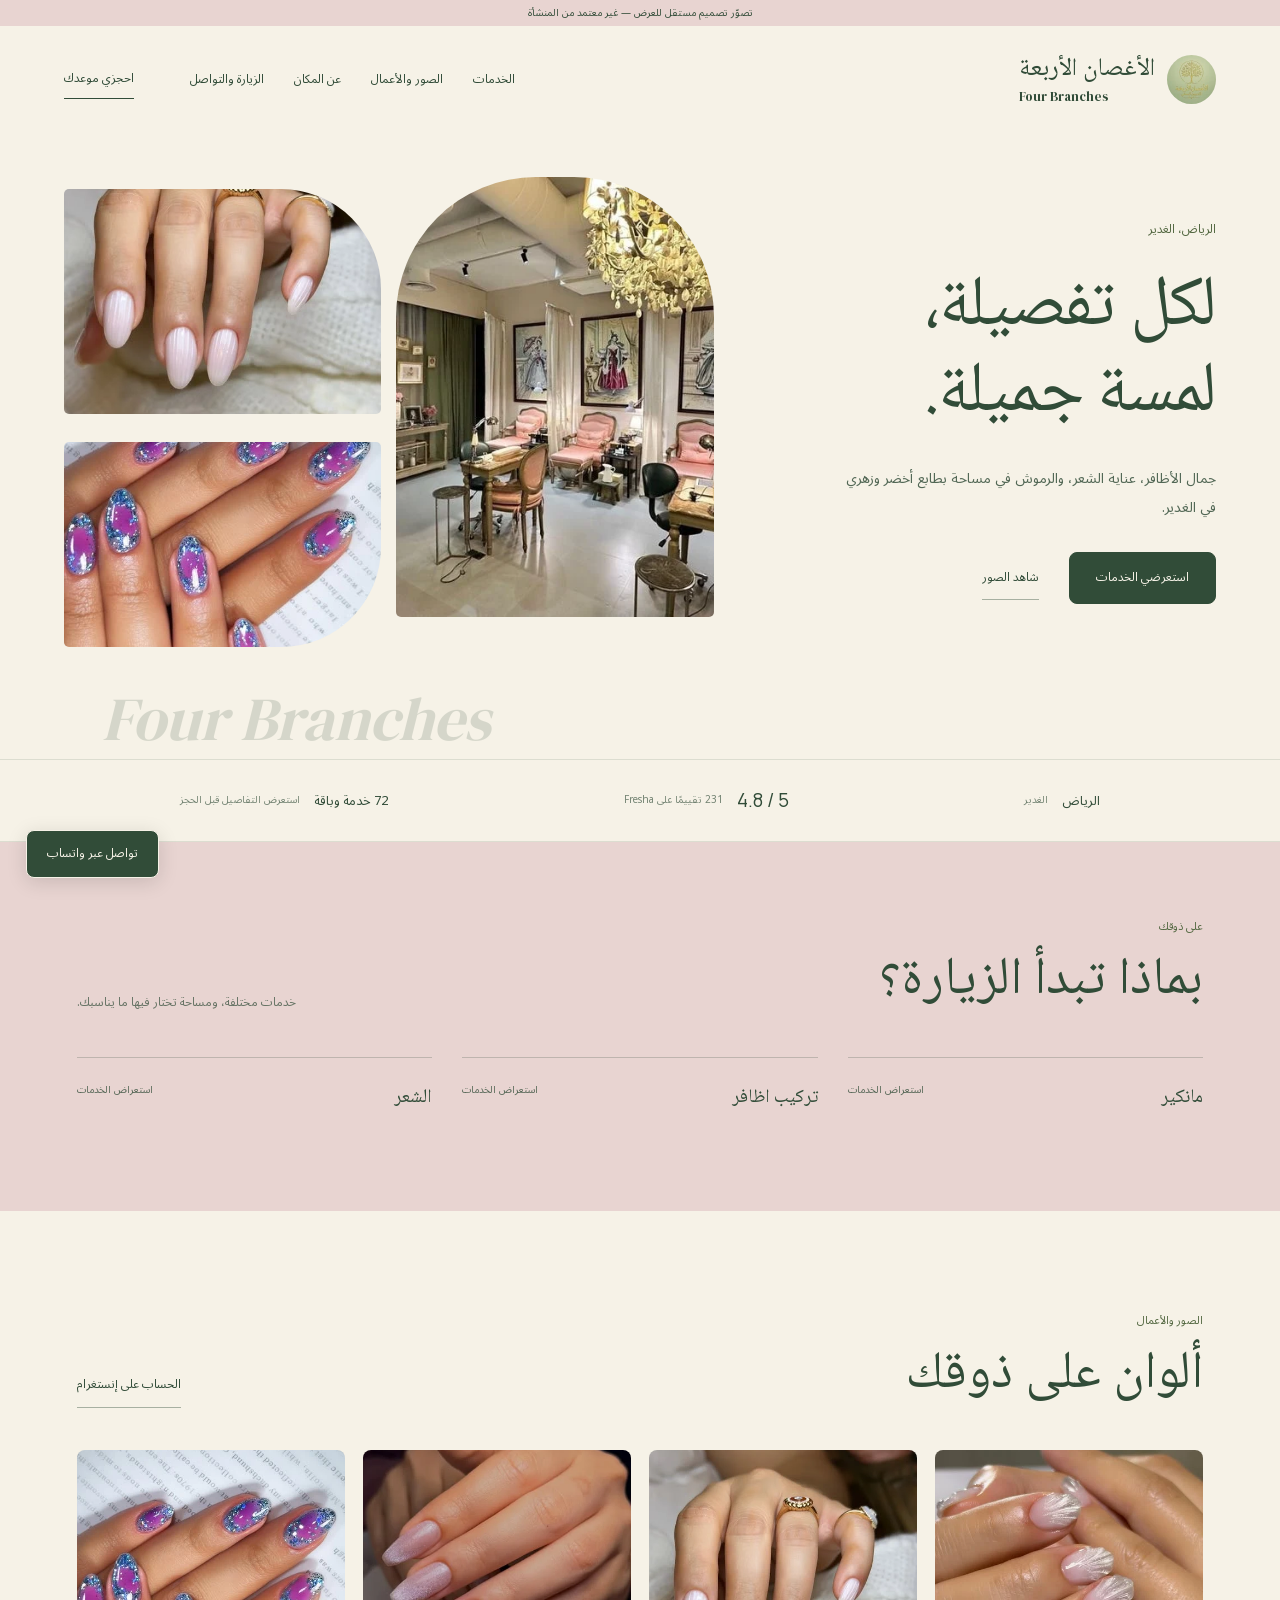
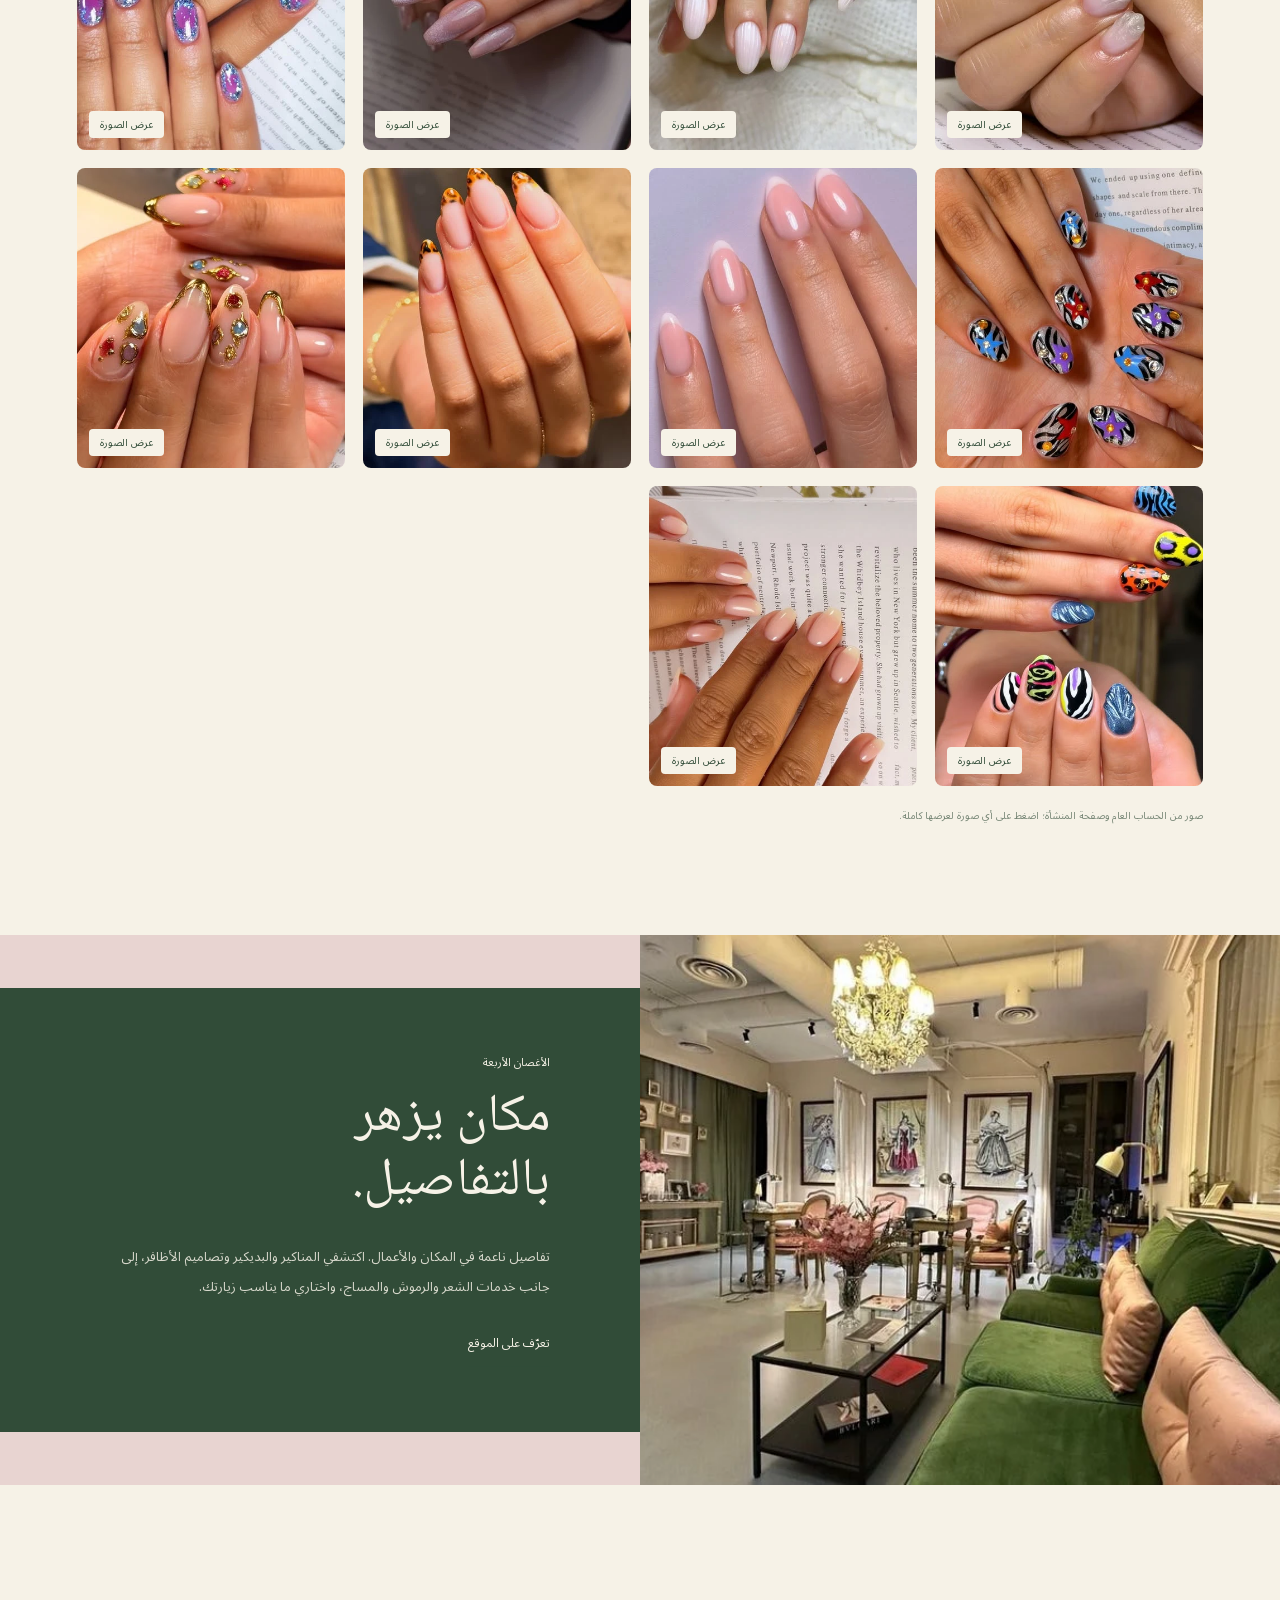
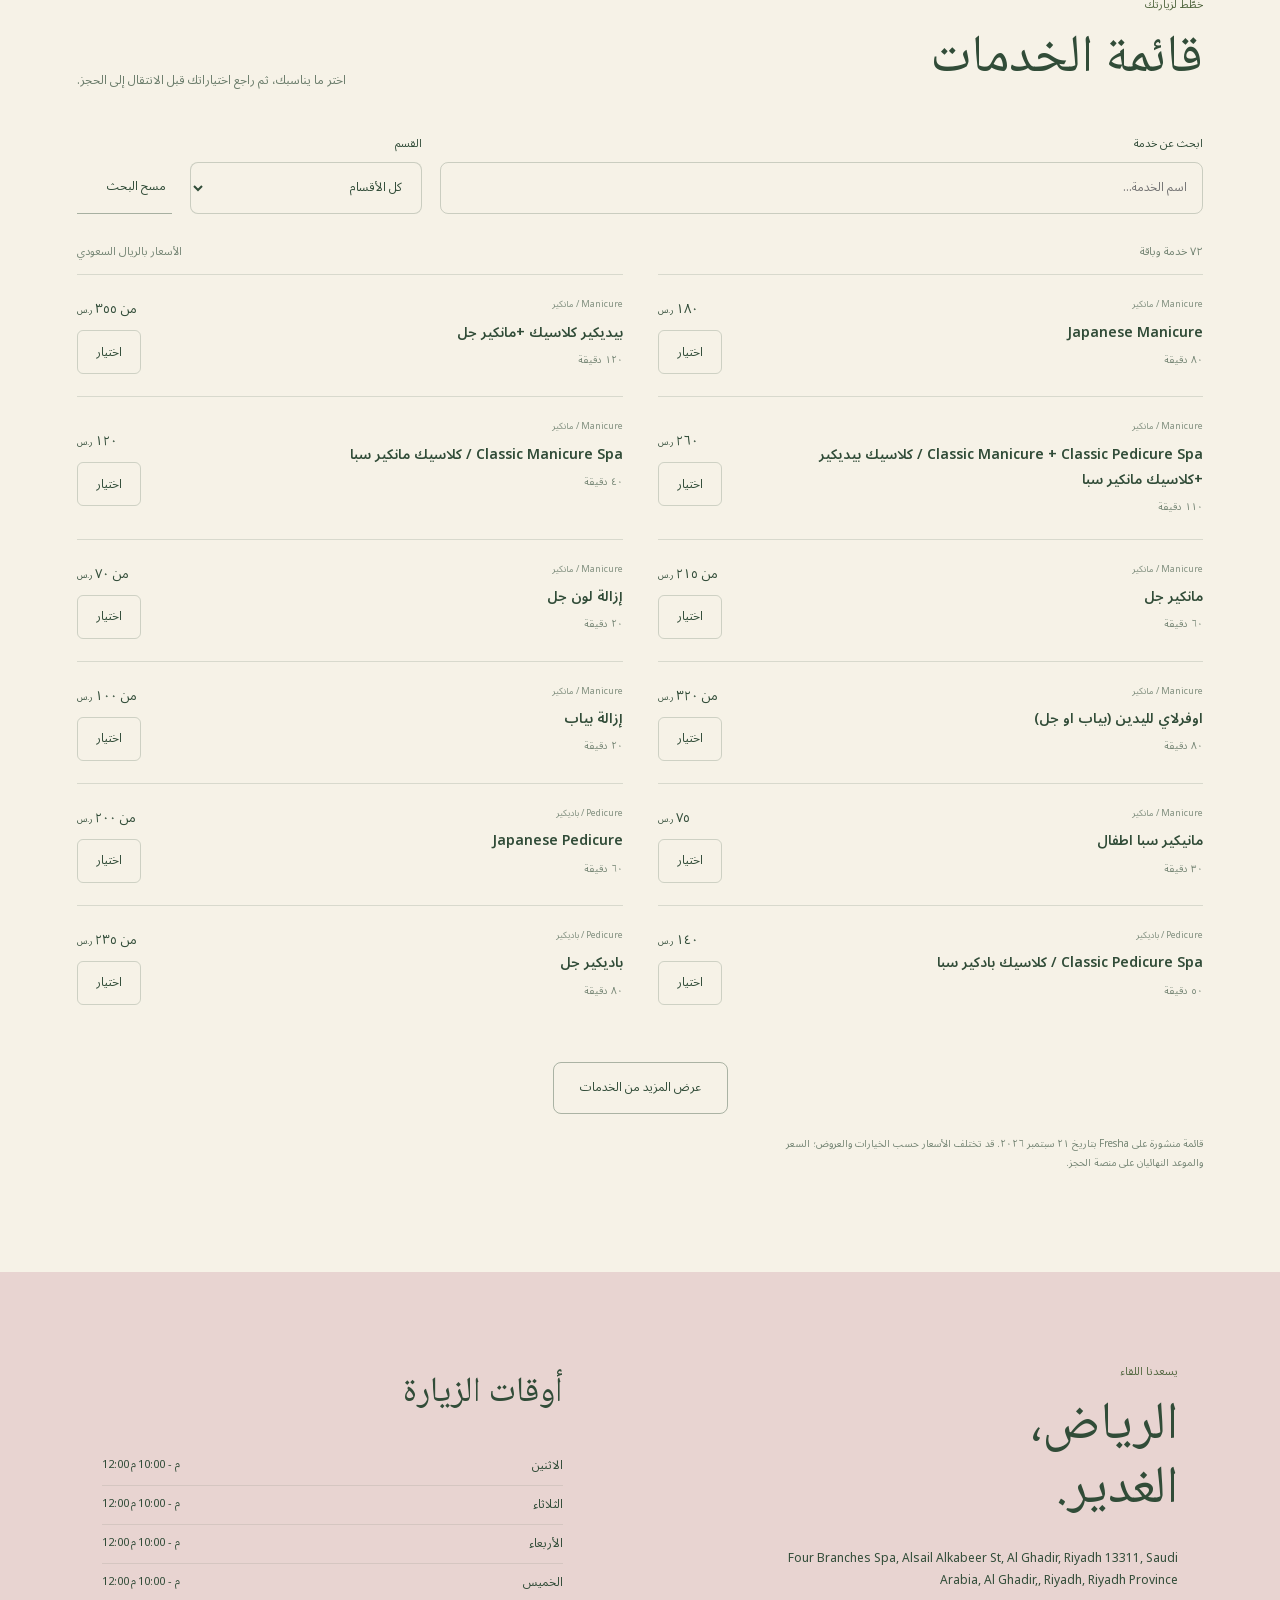
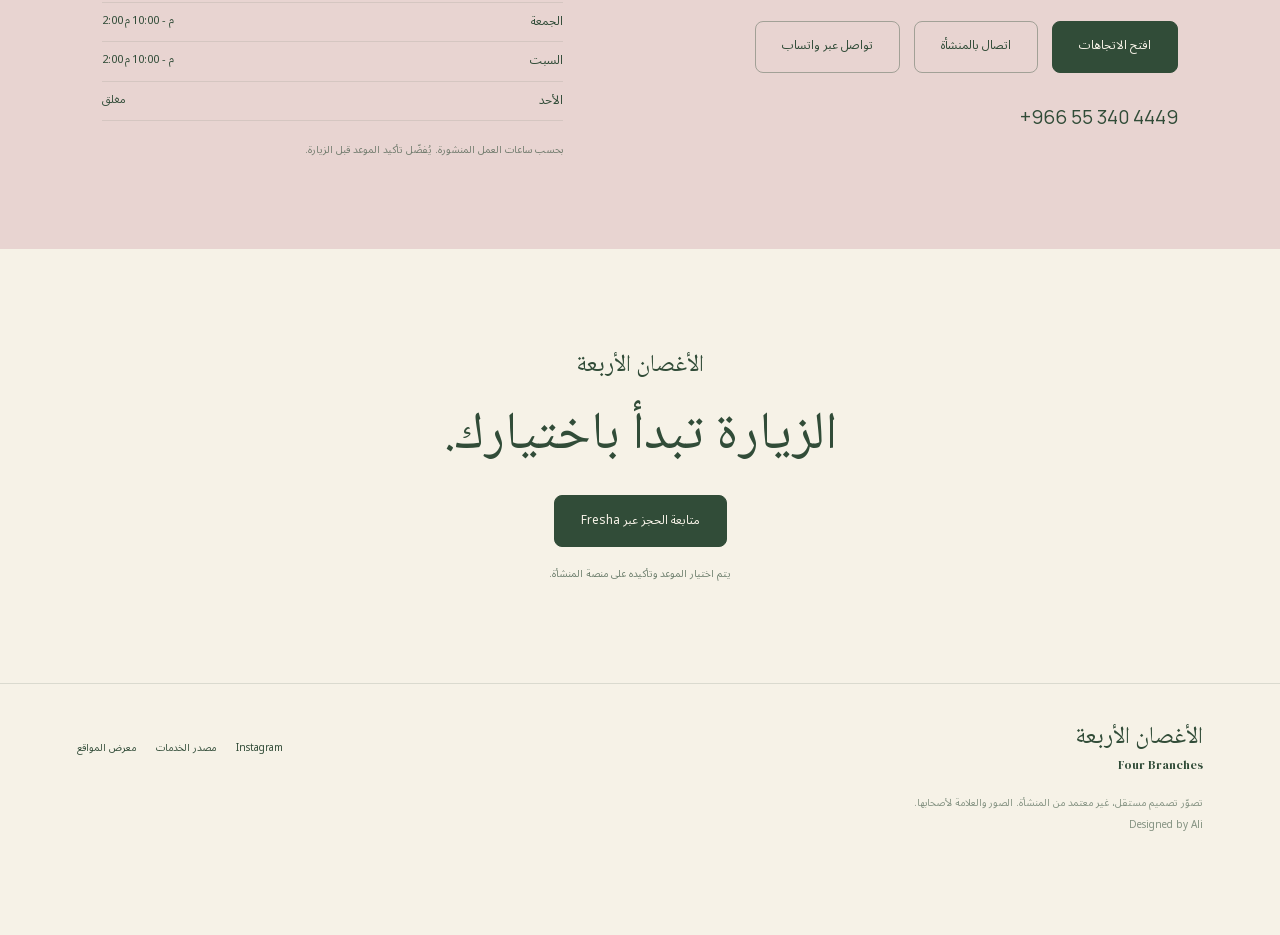
<file: four-branches/index.html>
<!doctype html><html lang="ar" dir="rtl"><head><meta charset="utf-8"><meta name="viewport" content="width=device-width,initial-scale=1"><meta name="robots" content="noindex,nofollow"><title>الأغصان الأربعة | الرياض — تصوّر تصميم</title><meta name="description" content="جمال الأظافر، عناية الشعر، والرموش في مساحة بطابع أخضر وزهري في الغدير."><meta name="theme-color" content="#f6f2e7"><meta property="og:title" content="الأغصان الأربعة — تصوّر موقع مستقل"><meta property="og:description" content="جمال الأظافر، عناية الشعر، والرموش في مساحة بطابع أخضر وزهري في الغدير."><meta property="og:image" content="https://az212z.github.io/saudi-local-premium-09/four-branches/assets/00.webp"><link rel="icon" href="favicon.svg" type="image/svg+xml"><link rel="stylesheet" href="../shared/fonts.css"><link rel="stylesheet" href="../shared/style.css?v=3"><script src="../shared/app.js?v=2" defer></script></head>
<body class="theme-garden layout-garden" style="--bg:#f6f2e7;--ink:#314c38;--accent:#526740;--soft:#e8d4d1">
<a class="skip" href="#main">انتقل إلى المحتوى</a><div class="preview-note">تصوّر تصميم مستقل للعرض — غير معتمد من المنشأة</div>
<header class="site-header"><a href="./" class="brand"><img class="brand-logo" src="assets/logo.webp" alt="شعار الأغصان الأربعة" width="150" height="150" loading="lazy" decoding="async"><span>الأغصان الأربعة<small lang="en" dir="ltr">Four Branches</small></span></a><nav aria-label="القائمة الرئيسية"><a href="#services">الخدمات</a><a href="#work">الصور والأعمال</a><a href="#story">عن المكان</a><a href="#visit">الزيارة والتواصل</a></nav><a class="header-book" href="#services">احجزي موعدك</a><button class="menu-toggle" aria-label="فتح القائمة" aria-controls="mobile-menu" aria-expanded="false"><span></span><span></span></button></header>
<main id="main"><section class="hero"><div class="hero-copy"><p class="place">الرياض، الغدير</p><h1>لكل تفصيلة،<br>لمسة جميلة.</h1><p class="intro">جمال الأظافر، عناية الشعر، والرموش في مساحة بطابع أخضر وزهري في الغدير.</p><div class="hero-actions"><a class="button primary" href="#services">استعرضي الخدمات</a><a class="text-link" href="#work">شاهد الصور</a></div></div><div class="garden-pics"><div><img class="hero-photo" src="assets/00.webp" alt="الأغصان الأربعة — من الصور المنشورة" width="909" height="515" fetchpriority="high" loading="eager" decoding="async"></div><div><img class="hero-photo" src="assets/ig01.webp" alt="الأغصان الأربعة — من الصور المنشورة" width="480" height="640" loading="lazy" decoding="async"></div><div><img class="hero-photo" src="assets/ig03.webp" alt="الأغصان الأربعة — من الصور المنشورة" width="480" height="640" loading="lazy" decoding="async"></div></div><span class="hero-word" lang="en" dir="ltr">Four Branches</span></section>
<div class="trust-band"><p>الرياض <span>الغدير</span></p><a href="https://www.fresha.com/a/four-branches-spa-beautymrkz-lgsn-lrbaa-lltzyyn-lnsyy-riyadh-four-branches-spa-alsail-alkabeer-st-al-ghadir-riyadh-13311-saudi-arabia-gao1h744" target="_blank" rel="noopener noreferrer"><b dir="ltr">4.8 / 5</b><span>231 تقييمًا على Fresha</span></a><p>72 خدمة وباقة<span>استعرض التفاصيل قبل الحجز</span></p></div>
<section class="section featured"><div class="section-heading"><div><p class="section-label">على ذوقك</p><h2>بماذا تبدأ الزيارة؟</h2></div><p>خدمات مختلفة، ومساحة تختار فيها ما يناسبك.</p></div><div class="featured-cats"><a class="feature-cat" href="#services" data-category-pick="Manicure / مانكير"><h3>مانكير</h3><span>استعراض الخدمات</span></a><a class="feature-cat" href="#services" data-category-pick="Nail Extension / تركيب اظافر"><h3>تركيب اظافر</h3><span>استعراض الخدمات</span></a><a class="feature-cat" href="#services" data-category-pick="Hair /الشعر"><h3>الشعر</h3><span>استعراض الخدمات</span></a></div></section>
<section id="work" class="section work"><div class="section-heading"><div><p class="section-label">الصور والأعمال</p><h2>ألوان على ذوقك</h2></div><a class="text-link" href="https://www.instagram.com/fbbs.sa" target="_blank" rel="noopener noreferrer">الحساب على إنستغرام</a></div><div class="gallery"><button class="gallery-item" data-image="0" aria-label="تكبير الصورة 1 من الأغصان الأربعة"><img class="" src="assets/ig00.webp" alt="الأغصان الأربعة — صورة منشورة 1" width="480" height="640" loading="lazy" decoding="async"><span class="zoom" aria-hidden="true">عرض الصورة</span></button><button class="gallery-item" data-image="1" aria-label="تكبير الصورة 2 من الأغصان الأربعة"><img class="" src="assets/ig01.webp" alt="الأغصان الأربعة — صورة منشورة 2" width="480" height="640" loading="lazy" decoding="async"><span class="zoom" aria-hidden="true">عرض الصورة</span></button><button class="gallery-item" data-image="2" aria-label="تكبير الصورة 3 من الأغصان الأربعة"><img class="" src="assets/ig02.webp" alt="الأغصان الأربعة — صورة منشورة 3" width="480" height="640" loading="lazy" decoding="async"><span class="zoom" aria-hidden="true">عرض الصورة</span></button><button class="gallery-item" data-image="3" aria-label="تكبير الصورة 4 من الأغصان الأربعة"><img class="" src="assets/ig03.webp" alt="الأغصان الأربعة — صورة منشورة 4" width="480" height="640" loading="lazy" decoding="async"><span class="zoom" aria-hidden="true">عرض الصورة</span></button><button class="gallery-item" data-image="4" aria-label="تكبير الصورة 5 من الأغصان الأربعة"><img class="" src="assets/ig04.webp" alt="الأغصان الأربعة — صورة منشورة 5" width="480" height="640" loading="lazy" decoding="async"><span class="zoom" aria-hidden="true">عرض الصورة</span></button><button class="gallery-item" data-image="5" aria-label="تكبير الصورة 6 من الأغصان الأربعة"><img class="" src="assets/ig05.webp" alt="الأغصان الأربعة — صورة منشورة 6" width="480" height="640" loading="lazy" decoding="async"><span class="zoom" aria-hidden="true">عرض الصورة</span></button><button class="gallery-item" data-image="6" aria-label="تكبير الصورة 7 من الأغصان الأربعة"><img class="" src="assets/ig07.webp" alt="الأغصان الأربعة — صورة منشورة 7" width="480" height="640" loading="lazy" decoding="async"><span class="zoom" aria-hidden="true">عرض الصورة</span></button><button class="gallery-item" data-image="7" aria-label="تكبير الصورة 8 من الأغصان الأربعة"><img class="" src="assets/ig09.webp" alt="الأغصان الأربعة — صورة منشورة 8" width="480" height="640" loading="lazy" decoding="async"><span class="zoom" aria-hidden="true">عرض الصورة</span></button><button class="gallery-item" data-image="8" aria-label="تكبير الصورة 9 من الأغصان الأربعة"><img class="" src="assets/ig10.webp" alt="الأغصان الأربعة — صورة منشورة 9" width="480" height="640" loading="lazy" decoding="async"><span class="zoom" aria-hidden="true">عرض الصورة</span></button><button class="gallery-item" data-image="9" aria-label="تكبير الصورة 10 من الأغصان الأربعة"><img class="" src="assets/ig11.webp" alt="الأغصان الأربعة — صورة منشورة 10" width="480" height="640" loading="lazy" decoding="async"><span class="zoom" aria-hidden="true">عرض الصورة</span></button></div><p class="source-note">صور من الحساب العام وصفحة المنشأة؛ اضغط على أي صورة لعرضها كاملة.</p></section>
<section id="story" class="story-section"><div class="story-photo"><img class="" src="assets/02.webp" alt="الأغصان الأربعة — أجواء وتفاصيل" width="909" height="515" loading="lazy" decoding="async"></div><div class="story-copy"><p class="section-label">الأغصان الأربعة</p><h2>مكان يزهر<br>بالتفاصيل.</h2><p>تفاصيل ناعمة في المكان والأعمال. اكتشفي المناكير والبديكير وتصاميم الأظافر، إلى جانب خدمات الشعر والرموش والمساج، واختاري ما يناسب زيارتك.</p><a class="text-link" href="#visit">تعرّف على الموقع</a></div></section>
<section id="services" class="section services-section"><div class="section-heading"><div><p class="section-label">خطّط لزيارتك</p><h2>قائمة الخدمات</h2></div><p>اختر ما يناسبك، ثم راجع اختياراتك قبل الانتقال إلى الحجز.</p></div><div class="catalog-toolbar"><div class="search-box"><label for="search">ابحث عن خدمة</label><input id="search" type="search" name="q" placeholder="اسم الخدمة…" autocomplete="off"></div><label class="category-select-label">القسم<select id="category" name="category"><option value="">كل الأقسام</option><option value="Manicure / مانكير">Manicure / مانكير</option><option value="Pedicure / باديكير">Pedicure / باديكير</option><option value="Nail Extension / تركيب اظافر">Nail Extension / تركيب اظافر</option><option value="Add - Ones / اضافة">Add - Ones / اضافة</option><option value="Lashes &amp; Brows / حواجب و الرموش">Lashes &amp; Brows / حواجب و الرموش</option><option value="Hair Removal / إزالة الشعر">Hair Removal / إزالة الشعر</option><option value="Hair /الشعر">Hair /الشعر</option><option value="Massage">Massage</option></select></label><button class="clear-filters text-link" type="button">مسح البحث</button></div><div class="catalog-meta"><p id="result-count" aria-live="polite"></p><p>الأسعار بالريال السعودي</p></div><div id="service-list" class="service-list"></div><div class="load-more-wrap"><button id="load-more" class="button outline" type="button">عرض المزيد من الخدمات</button></div><p class="source-note">قائمة منشورة على Fresha بتاريخ ٢١ سبتمبر ٢٠٢٦. قد تختلف الأسعار حسب الخيارات والعروض؛ السعر والموعد النهائيان على منصة الحجز.</p><noscript><p>لعرض الخدمات والأسعار، افتح <a href="https://www.fresha.com/a/four-branches-spa-beautymrkz-lgsn-lrbaa-lltzyyn-lnsyy-riyadh-four-branches-spa-alsail-alkabeer-st-al-ghadir-riyadh-13311-saudi-arabia-gao1h744">قائمة المنشأة على Fresha</a>.</p></noscript></section>
<section id="visit" class="visit-section"><div class="visit-info"><p class="section-label">يسعدنا اللقاء</p><h2>الرياض،<br>الغدير.</h2><p>Four Branches Spa, Alsail Alkabeer St, Al Ghadir, Riyadh 13311, Saudi Arabia,  Al Ghadir,, Riyadh, Riyadh Province</p><div class="visit-actions"><a class="button primary" href="https://www.google.com/maps/search/?api=1&amp;query=Four%20Branches%20Spa%2C%20Alsail%20Alkabeer%20St%2C%20Al%20Ghadir%2C%20Riyadh%2013311%2C%20Saudi%20Arabia%2C%20Riyadh%2C%2013311%2C%20Riyadh%20Province" target="_blank" rel="noopener noreferrer">افتح الاتجاهات</a><a class="button outline" href="tel:+966553404449">اتصال بالمنشأة</a><a class="button outline whatsapp-contact" href="https://wa.me/966553404449" target="_blank" rel="noopener noreferrer">تواصل عبر واتساب</a></div><a class="phone-number" dir="ltr" href="tel:+966553404449">+966 55 340 4449</a></div><div class="hours"><h3>أوقات الزيارة</h3><dl><div><dt>الاثنين</dt><dd dir="ltr">12:00 م - 10:00 م</dd></div><div><dt>الثلاثاء</dt><dd dir="ltr">12:00 م - 10:00 م</dd></div><div><dt>الأربعاء</dt><dd dir="ltr">12:00 م - 10:00 م</dd></div><div><dt>الخميس</dt><dd dir="ltr">12:00 م - 10:00 م</dd></div><div><dt>الجمعة</dt><dd dir="ltr">2:00 م - 10:00 م</dd></div><div><dt>السبت</dt><dd dir="ltr">2:00 م - 10:00 م</dd></div><div><dt>الأحد</dt><dd dir="ltr">مغلق</dd></div></dl><small>بحسب ساعات العمل المنشورة. يُفضّل تأكيد الموعد قبل الزيارة.</small></div></section>
<section class="closing"><p>الأغصان الأربعة</p><h2>الزيارة تبدأ باختيارك.</h2><a class="button primary" href="https://www.fresha.com/a/four-branches-spa-beautymrkz-lgsn-lrbaa-lltzyyn-lnsyy-riyadh-four-branches-spa-alsail-alkabeer-st-al-ghadir-riyadh-13311-saudi-arabia-gao1h744/all-offer?menu=true" target="_blank" rel="noopener noreferrer">متابعة الحجز عبر Fresha</a><small>يتم اختيار الموعد وتأكيده على منصة المنشأة.</small></section></main>
<footer><div class="footer-brand">الأغصان الأربعة<small lang="en">Four Branches</small></div><div><a href="https://www.instagram.com/fbbs.sa" target="_blank" rel="noopener noreferrer">Instagram</a><a href="https://www.fresha.com/a/four-branches-spa-beautymrkz-lgsn-lrbaa-lltzyyn-lnsyy-riyadh-four-branches-spa-alsail-alkabeer-st-al-ghadir-riyadh-13311-saudi-arabia-gao1h744" target="_blank" rel="noopener noreferrer">مصدر الخدمات</a><a href="../">معرض المواقع</a></div><p>تصوّر تصميم مستقل، غير معتمد من المنشأة. الصور والعلامة لأصحابها.</p><small lang="en">Designed by Ali</small></footer>
<a class="whatsapp-float" href="https://wa.me/966553404449" target="_blank" rel="noopener noreferrer" aria-label="تواصل مع الأغصان الأربعة عبر واتساب، يفتح في نافذة جديدة">تواصل عبر واتساب</a>
<button class="selection-bar" id="selection-open" hidden aria-haspopup="dialog"><span>اختيارات الزيارة <b id="selection-count">0</b></span><span id="selection-total"></span><span>مراجعة الاختيارات</span></button>
<dialog id="mobile-menu" class="mobile-menu" aria-label="قائمة التنقل"><button class="close-dialog" aria-label="إغلاق القائمة">إغلاق</button><p>الأغصان الأربعة</p><nav><a href="#services">الخدمات</a><a href="#work">الصور والأعمال</a><a href="#story">عن المكان</a><a href="#visit">الزيارة والتواصل</a></nav></dialog>
<dialog id="gallery-dialog" class="gallery-dialog" aria-label="معرض الصور"><button class="close-dialog" aria-label="إغلاق الصور">إغلاق</button><img id="gallery-full" src="assets/ig00.webp" alt="صورة كاملة من الأغصان الأربعة" width="1200" height="900"><div><button id="gallery-prev" aria-label="الصورة السابقة">السابقة</button><span id="gallery-count"></span><button id="gallery-next" aria-label="الصورة التالية">التالية</button></div></dialog>
<dialog id="service-dialog" class="service-dialog" aria-label="تفاصيل الخدمة"><button class="close-dialog" aria-label="إغلاق تفاصيل الخدمة">إغلاق</button><div id="service-details"></div></dialog>
<dialog id="selection-dialog" class="selection-dialog" aria-label="اختيارات الزيارة"><button class="close-dialog" aria-label="إغلاق الاختيارات">إغلاق</button><p class="section-label">خطّط لزيارتك</p><h2>اختياراتك</h2><div id="selected-list"></div><div class="selection-summary"></div><p class="selection-explain">هذه قائمة للتخطيط فقط. انسخها للاحتفاظ باختياراتك، ثم اختر الخدمات والموعد على Fresha لتأكيد الحجز.</p><div class="selection-actions"><button class="button outline" id="copy-selection">نسخ الاختيارات</button><a class="button primary" href="https://www.fresha.com/a/four-branches-spa-beautymrkz-lgsn-lrbaa-lltzyyn-lnsyy-riyadh-four-branches-spa-alsail-alkabeer-st-al-ghadir-riyadh-13311-saudi-arabia-gao1h744/all-offer?menu=true" target="_blank" rel="noopener noreferrer">متابعة الحجز عبر Fresha</a></div><p id="copy-status" aria-live="polite"></p></dialog><div class="toast" role="status" aria-live="polite"></div><script type="application/json" id="site-data">{"name": "الأغصان الأربعة", "services": [{"id": "s:25382826", "name": "Japanese Manicure", "original": "Japanese Manicure", "category": "Manicure / مانكير", "price": 180, "starts": false, "minutes": 80, "maxMinutes": 80, "variants": [{"name": "Japanese Manicure", "price": "SAR 180", "duration": "1 hr, 20 min"}]}, {"id": "s:23270952", "name": "بيديكير كلاسيك +مانكير جل", "original": "Manicure Gel + Pedicure Classic  |  بيديكير كلاسيك +مانكير جل", "category": "Manicure / مانكير", "price": 355, "starts": true, "minutes": 120, "maxMinutes": 120, "variants": [{"name": "بيديكير كلاسيك +مانكير جل", "price": "SAR 355", "duration": "2 hr"}]}, {"id": "s:23270937", "name": "Classic Manicure + Classic Pedicure Spa / كلاسيك بيديكير +كلاسيك مانكير سبا", "original": "Classic Manicure + Classic Pedicure Spa / كلاسيك بيديكير +كلاسيك مانكير سبا", "category": "Manicure / مانكير", "price": 260, "starts": false, "minutes": 110, "maxMinutes": 110, "variants": [{"name": "Classic Manicure + Classic Pedicure Spa / كلاسيك بيديكير +كلاسيك مانكير سبا", "price": "SAR 260", "duration": "1 hr, 50 min"}]}, {"id": "s:13104327", "name": "Classic Manicure Spa / كلاسيك مانكير سبا", "original": "Classic Manicure Spa / كلاسيك مانكير سبا", "category": "Manicure / مانكير", "price": 120, "starts": false, "minutes": 40, "maxMinutes": 40, "variants": [{"name": "Classic Manicure Spa / كلاسيك مانكير سبا", "price": "SAR 120", "duration": "40 min"}]}, {"id": "s:21807845", "name": "مانكير جل", "original": "Manicure Gel | مانكير جل", "category": "Manicure / مانكير", "price": 215, "starts": true, "minutes": 60, "maxMinutes": 60, "variants": [{"name": "مانكير جل", "price": "SAR 215", "duration": "1 hr"}]}, {"id": "s:21176019", "name": "إزالة لون جل", "original": "Gel Color Removal | إزالة لون جل", "category": "Manicure / مانكير", "price": 70, "starts": true, "minutes": 20, "maxMinutes": 20, "variants": [{"name": "إزالة لون جل", "price": "SAR 70", "duration": "20 min"}]}, {"id": "s:21241965", "name": "اوفرلاي لليدين (بياب او جل)", "original": "OVERLAY HANDS (BIAB OR GEL)  | اوفرلاي لليدين (بياب او جل)", "category": "Manicure / مانكير", "price": 320, "starts": true, "minutes": 80, "maxMinutes": 80, "variants": [{"name": "اوفرلاي لليدين (بياب او جل)", "price": "SAR 320", "duration": "1 hr, 20 min"}]}, {"id": "s:21452779", "name": "إزالة بياب", "original": "BIAB Removal | إزالة بياب", "category": "Manicure / مانكير", "price": 100, "starts": true, "minutes": 20, "maxMinutes": 20, "variants": [{"name": "إزالة بياب", "price": "SAR 100", "duration": "20 min"}]}, {"id": "s:21176103", "name": "مانيكير سبا اطفال", "original": "Spa Manicure For Kids | مانيكير سبا اطفال", "category": "Manicure / مانكير", "price": 75, "starts": false, "minutes": 30, "maxMinutes": 30, "variants": [{"name": "مانيكير سبا اطفال", "price": "SAR 75", "duration": "30 min"}]}, {"id": "s:25382837", "name": "Japanese Pedicure", "original": "Japanese Pedicure", "category": "Pedicure / باديكير", "price": 200, "starts": true, "minutes": 60, "maxMinutes": 60, "variants": [{"name": "Japanese Pedicure", "price": "SAR 200", "duration": "1 hr"}]}, {"id": "s:13104339", "name": "Classic Pedicure Spa / كلاسيك بادكير سبا", "original": "Classic Pedicure Spa / كلاسيك بادكير سبا", "category": "Pedicure / باديكير", "price": 140, "starts": false, "minutes": 50, "maxMinutes": 50, "variants": [{"name": "Classic Pedicure Spa / كلاسيك بادكير سبا", "price": "SAR 140", "duration": "50 min"}]}, {"id": "s:22384183", "name": "باديكير جل", "original": "Pedicure Gel |باديكير جل", "category": "Pedicure / باديكير", "price": 235, "starts": true, "minutes": 80, "maxMinutes": 80, "variants": [{"name": "باديكير جل", "price": "SAR 235", "duration": "1 hr, 20 min"}]}, {"id": "s:21241970", "name": "اوفرلاي للارجل (بياب او جل)", "original": "OVERLAY FEETS (BIAB OR GEL) | اوفرلاي للارجل (بياب او جل)", "category": "Pedicure / باديكير", "price": 320, "starts": true, "minutes": 80, "maxMinutes": 80, "variants": [{"name": "اوفرلاي للارجل (بياب او جل)", "price": "SAR 320", "duration": "1 hr, 20 min"}]}, {"id": "s:21176087", "name": "باديكير سبا اطفال", "original": "Pedicure Spa for Kids | باديكير سبا اطفال", "category": "Pedicure / باديكير", "price": 75, "starts": false, "minutes": 60, "maxMinutes": 60, "variants": [{"name": "باديكير سبا اطفال", "price": "SAR 75", "duration": "1 hr"}]}, {"id": "s:21176065", "name": "جل اكستنشن", "original": "Gel Extension | جل اكستنشن", "category": "Nail Extension / تركيب اظافر", "price": 498, "starts": true, "minutes": 110, "maxMinutes": 110, "variants": [{"name": "جل اكستنشن", "price": "from SAR 498", "duration": "1 hr, 50 min"}]}, {"id": "s:21176029", "name": "إزالة جل اكستنشن", "original": "Gel Extension Removal | إزالة جل اكستنشن", "category": "Nail Extension / تركيب اظافر", "price": 200, "starts": true, "minutes": 30, "maxMinutes": 30, "variants": [{"name": "إزالة جل اكستنشن", "price": "SAR 200", "duration": "30 min"}]}, {"id": "s:21176053", "name": "تعبئة جل", "original": "Gel Extension refill | تعبئة جل", "category": "Nail Extension / تركيب اظافر", "price": 300, "starts": true, "minutes": 80, "maxMinutes": 80, "variants": [{"name": "تعبئة جل", "price": "SAR 300", "duration": "1 hr, 20 min"}]}, {"id": "s:21176063", "name": "بياب اكستنشن", "original": "BIAB Extensions | بياب اكستنشن", "category": "Nail Extension / تركيب اظافر", "price": 500, "starts": true, "minutes": 120, "maxMinutes": 120, "variants": [{"name": "بياب اكستنشن", "price": "from SAR 500", "duration": "2 hr"}]}, {"id": "s:21452751", "name": "تعبئة بياب", "original": "BIAB Refill  | تعبئة بياب", "category": "Nail Extension / تركيب اظافر", "price": 310, "starts": true, "minutes": 80, "maxMinutes": 80, "variants": [{"name": "تعبئة بياب", "price": "SAR 310", "duration": "1 hr, 20 min"}]}, {"id": "s:21176018", "name": "تركيب اظافر مع اللون", "original": "Fake Nails with Regular Color | تركيب اظافر مع اللون", "category": "Nail Extension / تركيب اظافر", "price": 260, "starts": true, "minutes": 70, "maxMinutes": 70, "variants": [{"name": "تركيب اظافر مع اللون", "price": "SAR 260", "duration": "1 hr, 10 min"}]}, {"id": "s:21176017", "name": "اصلاح اظافر جل للظفر الواحد", "original": "Fix Gel Extensions / Per Nail | اصلاح اظافر جل للظفر الواحد", "category": "Nail Extension / تركيب اظافر", "price": 60, "starts": true, "minutes": 15, "maxMinutes": 15, "variants": [{"name": "اصلاح اظافر جل للظفر الواحد", "price": "SAR 60", "duration": "15 min"}]}, {"id": "s:21176011", "name": "تركيب اظافر عاديه من واحد فاكثر", "original": "Fake Nails One or More Max | تركيب اظافر عاديه من واحد فاكثر", "category": "Nail Extension / تركيب اظافر", "price": 26, "starts": true, "minutes": 15, "maxMinutes": 15, "variants": [{"name": "تركيب اظافر عاديه من واحد فاكثر", "price": "SAR 26", "duration": "15 min"}]}, {"id": "s:22865188", "name": "Jasmine Coconut( Smoothing for dry and sensitive skin)", "original": "Jasmine Coconut( Smoothing for dry and sensitive skin)", "category": "Add - Ones / اضافة", "price": 120, "starts": false, "minutes": 30, "maxMinutes": 30, "variants": [{"name": "Jasmine Coconut( Smoothing for dry and sensitive skin)", "price": "SAR 120", "duration": "30 min"}]}, {"id": "s:22865165", "name": "Lemongrass/Green Tea", "original": "Lemongrass/Green Tea", "category": "Add - Ones / اضافة", "price": 120, "starts": false, "minutes": 30, "maxMinutes": 30, "variants": [{"name": "Lemongrass/Green Tea", "price": "SAR 120", "duration": "30 min"}]}, {"id": "s:22865155", "name": "Lavender Heel Peel", "original": "Lavender Heel Peel", "category": "Add - Ones / اضافة", "price": 120, "starts": false, "minutes": 30, "maxMinutes": 30, "variants": [{"name": "Lavender Heel Peel", "price": "SAR 120", "duration": "30 min"}]}, {"id": "s:22495189", "name": "كروم", "original": "Chrome | كروم", "category": "Add - Ones / اضافة", "price": 100, "starts": true, "minutes": 10, "maxMinutes": 10, "variants": [{"name": "كروم", "price": "SAR 100", "duration": "10 min"}]}, {"id": "s:21863650", "name": "خدمه سريعه لليدين", "original": "Quick Fix Hands |  خدمه سريعه لليدين", "category": "Add - Ones / اضافة", "price": 80, "starts": false, "minutes": 20, "maxMinutes": 20, "variants": [{"name": "خدمه سريعه لليدين", "price": "SAR 80", "duration": "20 min"}]}, {"id": "s:21863673", "name": "خدمه سريعه للقدمين", "original": "Quick Fix Feet |  خدمه سريعه للقدمين", "category": "Add - Ones / اضافة", "price": 80, "starts": false, "minutes": 20, "maxMinutes": 20, "variants": [{"name": "خدمه سريعه للقدمين", "price": "SAR 80", "duration": "20 min"}]}, {"id": "s:21241961", "name": "مانيكير روسي", "original": "Russian Manicure | مانيكير روسي", "category": "Add - Ones / اضافة", "price": 180, "starts": true, "minutes": 45, "maxMinutes": 45, "variants": [{"name": "مانيكير روسي", "price": "SAR 180", "duration": "45 min"}]}, {"id": "s:21241962", "name": "باديكير روسي", "original": "Russian Pedicure | باديكير روسي", "category": "Add - Ones / اضافة", "price": 200, "starts": true, "minutes": 60, "maxMinutes": 60, "variants": [{"name": "باديكير روسي", "price": "SAR 200", "duration": "1 hr"}]}, {"id": "s:22384378", "name": "رسم اظافر عادي", "original": "Simple Nail Art | رسم اظافر عادي", "category": "Add - Ones / اضافة", "price": 69, "starts": true, "minutes": 25, "maxMinutes": 25, "variants": [{"name": "رسم اظافر عادي", "price": "SAR 69", "duration": "25 min"}]}, {"id": "s:25083421", "name": "1 Nail 3D Nail Art", "original": "1 Nail 3D Nail Art", "category": "Add - Ones / اضافة", "price": 30, "starts": true, "minutes": 20, "maxMinutes": 20, "variants": [{"name": "1 Nail 3D Nail Art", "price": "SAR 30", "duration": "20 min"}]}, {"id": "s:21863692", "name": "(رسم اظفر (واحد", "original": "Nail Art only (one) |  (رسم اظفر (واحد", "category": "Add - Ones / اضافة", "price": 25, "starts": true, "minutes": 5, "maxMinutes": 5, "variants": [{"name": "(رسم اظفر (واحد", "price": "SAR 25", "duration": "5 min"}]}, {"id": "s:22865218", "name": "Nail Repair(one nail)", "original": "Nail Repair(one nail)", "category": "Add - Ones / اضافة", "price": 26, "starts": true, "minutes": 10, "maxMinutes": 10, "variants": [{"name": "Nail Repair(one nail)", "price": "SAR 26", "duration": "10 min"}]}, {"id": "s:21175844", "name": "رموش دائمة كلاسيك", "original": "Classic Eyelashes Extensions | رموش دائمة كلاسيك", "category": "Lashes & Brows / حواجب و الرموش", "price": 495, "starts": true, "minutes": 120, "maxMinutes": 120, "variants": [{"name": "رموش دائمة كلاسيك", "price": "SAR 495", "duration": "2 hr"}]}, {"id": "s:21175842", "name": "رموش دائمة ڤوليوم", "original": "Volume Eyelashes Extensions | رموش دائمة ڤوليوم", "category": "Lashes & Brows / حواجب و الرموش", "price": 650, "starts": true, "minutes": 60, "maxMinutes": 60, "variants": [{"name": "رموش دائمة ڤوليوم", "price": "from SAR 650", "duration": "1 hr"}]}, {"id": "s:21175831", "name": "حشو الرموش (خلال اسبوعين)", "original": "Eyelashes Infills (within 2 weeks) | حشو الرموش (خلال اسبوعين)", "category": "Lashes & Brows / حواجب و الرموش", "price": 250, "starts": true, "minutes": 60, "maxMinutes": 60, "variants": [{"name": "حشو الرموش (خلال اسبوعين)", "price": "from SAR 250", "duration": "1 hr"}]}, {"id": "s:21175824", "name": "إزالة الرموش", "original": "Lashes Removal | إزالة الرموش", "category": "Lashes & Brows / حواجب و الرموش", "price": 150, "starts": true, "minutes": 60, "maxMinutes": 60, "variants": [{"name": "إزالة الرموش", "price": "SAR 150", "duration": "1 hr"}]}, {"id": "s:21175818", "name": "رفع الرموش", "original": "Eyelashes Lifting | رفع الرموش", "category": "Lashes & Brows / حواجب و الرموش", "price": 425, "starts": true, "minutes": 60, "maxMinutes": 60, "variants": [{"name": "رفع الرموش", "price": "SAR 425", "duration": "1 hr"}]}, {"id": "s:21175668", "name": "تقنية رفع الحواجب مع التنظيف", "original": "Eyebrows Lifting with Cleaning | تقنية رفع الحواجب مع التنظيف", "category": "Lashes & Brows / حواجب و الرموش", "price": 350, "starts": true, "minutes": 60, "maxMinutes": 60, "variants": [{"name": "تقنية رفع الحواجب مع التنظيف", "price": "SAR 350", "duration": "1 hr"}]}, {"id": "s:13104528", "name": "Eyebrows Threading / تنظيف الحواجب", "original": "Eyebrows Threading / تنظيف الحواجب", "category": "Lashes & Brows / حواجب و الرموش", "price": 80, "starts": true, "minutes": 5, "maxMinutes": 5, "variants": [{"name": "Eyebrows Threading / تنظيف الحواجب", "price": "SAR 80", "duration": "5 min"}]}, {"id": "s:21175651", "name": "تنت حواجب ) صبغة و تشقير (", "original": "Eyebrows Tint ( bleaching & tint ) | تنت حواجب ) صبغة و تشقير (", "category": "Lashes & Brows / حواجب و الرموش", "price": 80, "starts": true, "minutes": 60, "maxMinutes": 60, "variants": [{"name": "تنت حواجب ) صبغة و تشقير (", "price": "SAR 80", "duration": "1 hr"}]}, {"id": "s:13104544", "name": "Eyebrows Light / تشقير حواجب فقط", "original": "Eyebrows Light / تشقير حواجب فقط", "category": "Lashes & Brows / حواجب و الرموش", "price": 75, "starts": true, "minutes": 15, "maxMinutes": 15, "variants": [{"name": "Eyebrows Light / تشقير حواجب فقط", "price": "SAR 75", "duration": "15 min"}]}, {"id": "s:13104549", "name": "Eyebrows Tint / صبغة حواجب فقط", "original": "Eyebrows Tint / صبغة حواجب فقط", "category": "Lashes & Brows / حواجب و الرموش", "price": 65, "starts": true, "minutes": 20, "maxMinutes": 20, "variants": [{"name": "Eyebrows Tint / صبغة حواجب فقط", "price": "SAR 65", "duration": "20 min"}]}, {"id": "s:24039149", "name": "Bikini(Wax or Halawa)", "original": "Bikini(Wax or Halawa)", "category": "Hair Removal / إزالة الشعر", "price": 250, "starts": true, "minutes": 30, "maxMinutes": 30, "variants": [{"name": "Bikini(Wax or Halawa)", "price": "SAR 250", "duration": "30 min"}]}, {"id": "s:21175482", "name": "واكس الوجه", "original": "Face Wax | واكس الوجه", "category": "Hair Removal / إزالة الشعر", "price": 100, "starts": true, "minutes": 60, "maxMinutes": 60, "variants": [{"name": "واكس الوجه", "price": "SAR 100", "duration": "1 hr"}]}, {"id": "s:21175477", "name": "واكس او حلاوه حول الفم", "original": "Upper Lips Wax or Halawa | واكس او حلاوه حول الفم", "category": "Hair Removal / إزالة الشعر", "price": 55, "starts": true, "minutes": 60, "maxMinutes": 60, "variants": [{"name": "واكس او حلاوه حول الفم", "price": "from SAR 55", "duration": "1 hr"}]}, {"id": "s:21175475", "name": "واكس او حلاوة الجسم كامل", "original": "Full Body Wax or Halawa | واكس او حلاوة الجسم كامل", "category": "Hair Removal / إزالة الشعر", "price": 250, "starts": true, "minutes": 60, "maxMinutes": 60, "variants": [{"name": "واكس او حلاوة الجسم كامل", "price": "SAR 250", "duration": "1 hr"}]}, {"id": "s:21175465", "name": "واكس او حلاوة لليدين", "original": "Full Arms Wax or Halawa | واكس او حلاوة لليدين", "category": "Hair Removal / إزالة الشعر", "price": 100, "starts": true, "minutes": 60, "maxMinutes": 60, "variants": [{"name": "واكس او حلاوة لليدين", "price": "SAR 100", "duration": "1 hr"}]}, {"id": "s:21175459", "name": "واكس او حلاوة الساقين", "original": "Full Legs Wax or Halawa | واكس او حلاوة الساقين", "category": "Hair Removal / إزالة الشعر", "price": 100, "starts": true, "minutes": 60, "maxMinutes": 60, "variants": [{"name": "واكس او حلاوة الساقين", "price": "SAR 100", "duration": "1 hr"}]}, {"id": "s:21175453", "name": "واكس او حلاوة الابط", "original": "Under Arms Wax or Halawa | واكس او حلاوة الابط", "category": "Hair Removal / إزالة الشعر", "price": 55, "starts": true, "minutes": 60, "maxMinutes": 60, "variants": [{"name": "واكس او حلاوة الابط", "price": "SAR 55", "duration": "1 hr"}]}, {"id": "s:21175451", "name": "فتلة الوجه", "original": "Face Threading | فتلة الوجه", "category": "Hair Removal / إزالة الشعر", "price": 100, "starts": true, "minutes": 30, "maxMinutes": 30, "variants": [{"name": "فتلة الوجه", "price": "SAR 100", "duration": "30 min"}]}, {"id": "s:21175439", "name": "فتلة حول الفم", "original": "Upper Lips Threading | فتلة حول الفم", "category": "Hair Removal / إزالة الشعر", "price": 45, "starts": true, "minutes": 10, "maxMinutes": 10, "variants": [{"name": "فتلة حول الفم", "price": "SAR 45", "duration": "10 min"}]}, {"id": "s:21175428", "name": "حلاوة للرقبة", "original": "Neck Halawa | حلاوة للرقبة", "category": "Hair Removal / إزالة الشعر", "price": 48, "starts": true, "minutes": 10, "maxMinutes": 10, "variants": [{"name": "حلاوة للرقبة", "price": "SAR 48", "duration": "10 min"}]}, {"id": "s:24052273", "name": "Hair Filler", "original": "Hair Filler", "category": "Hair /الشعر", "price": 300, "starts": true, "minutes": 60, "maxMinutes": 60, "variants": [{"name": "Hair Filler", "price": "from SAR 300", "duration": "1 hr"}]}, {"id": "s:24039102", "name": "Hair Wash", "original": "Hair Wash", "category": "Hair /الشعر", "price": 50, "starts": true, "minutes": 20, "maxMinutes": 20, "variants": [{"name": "Hair Wash", "price": "SAR 50", "duration": "20 min"}]}, {"id": "s:21242110", "name": "استشوار - شعر كيرلي", "original": "Curly Blow Dry | استشوار - شعر كيرلي", "category": "Hair /الشعر", "price": 200, "starts": true, "minutes": 60, "maxMinutes": 60, "variants": [{"name": "استشوار - شعر كيرلي", "price": "from SAR 200", "duration": "1 hr"}]}, {"id": "s:21242100", "name": "استشوار ويفي", "original": "Wavy Blow-Dry By Brush | استشوار ويفي", "category": "Hair /الشعر", "price": 180, "starts": true, "minutes": 60, "maxMinutes": 60, "variants": [{"name": "استشوار ويفي", "price": "from SAR 180", "duration": "1 hr"}]}, {"id": "s:21242098", "name": "استشوار", "original": "Blow-Dry  | استشوار", "category": "Hair /الشعر", "price": 95, "starts": true, "minutes": 60, "maxMinutes": 60, "variants": [{"name": "استشوار", "price": "from SAR 95", "duration": "1 hr"}]}, {"id": "s:21175417", "name": "قص اطراف الشعر", "original": "Hair Cut Trim | قص اطراف الشعر", "category": "Hair /الشعر", "price": 50, "starts": true, "minutes": 60, "maxMinutes": 60, "variants": [{"name": "قص اطراف الشعر", "price": "from SAR 50", "duration": "1 hr"}]}, {"id": "s:21175407", "name": "قص كامل الشعر", "original": "Hair Cut | قص كامل الشعر", "category": "Hair /الشعر", "price": 150, "starts": true, "minutes": 60, "maxMinutes": 60, "variants": [{"name": "قص كامل الشعر", "price": "from SAR 150", "duration": "1 hr"}]}, {"id": "s:21175403", "name": "تسريحة شعر", "original": "Hair Styling | تسريحة شعر", "category": "Hair /الشعر", "price": 250, "starts": true, "minutes": 60, "maxMinutes": 60, "variants": [{"name": "تسريحة شعر", "price": "from SAR 250", "duration": "1 hr"}]}, {"id": "s:21175397", "name": "ماسك الشعر للترطيب", "original": "Hair Moisturising Mask | ماسك الشعر للترطيب", "category": "Hair /الشعر", "price": 250, "starts": true, "minutes": 60, "maxMinutes": 60, "variants": [{"name": "ماسك الشعر للترطيب", "price": "from SAR 250", "duration": "1 hr"}]}, {"id": "s:21175363", "name": "معالج الشعر بروتين(Green Caviar)", "original": "Hair Treatment Protein | معالج الشعر بروتين(Green Caviar)", "category": "Hair /الشعر", "price": 395, "starts": true, "minutes": 60, "maxMinutes": 60, "variants": [{"name": "معالج الشعر بروتين(Green Caviar)", "price": "from SAR 395", "duration": "1 hr"}]}, {"id": "s:21175350", "name": "صبغات الشعر بانواعها", "original": "Hair Dye | صبغات الشعر بانواعها", "category": "Hair /الشعر", "price": 250, "starts": true, "minutes": 90, "maxMinutes": 90, "variants": [{"name": "صبغات الشعر بانواعها", "price": "from SAR 250", "duration": "1 hr, 30 min"}]}, {"id": "s:21175344", "name": "سحب اللون", "original": "Bleaching Hair | سحب اللون", "category": "Hair /الشعر", "price": 298, "starts": true, "minutes": 60, "maxMinutes": 60, "variants": [{"name": "سحب اللون", "price": "from SAR 298", "duration": "1 hr"}]}, {"id": "s:22865274", "name": "Head Massage (In Chair)", "original": "Head Massage (In Chair)", "category": "Massage", "price": 60, "starts": true, "minutes": 15, "maxMinutes": 15, "variants": [{"name": "Head Massage (In Chair)", "price": "SAR 60", "duration": "15 min"}]}, {"id": "s:24011934", "name": "Head Massage ( In Chair)", "original": "Head Massage ( In Chair)", "category": "Massage", "price": 120, "starts": true, "minutes": 30, "maxMinutes": 30, "variants": [{"name": "Head Massage ( In Chair)", "price": "SAR 120", "duration": "30 min"}]}, {"id": "s:22865255", "name": "Foot Massage( In Chair)", "original": "Foot Massage( In Chair)", "category": "Massage", "price": 60, "starts": true, "minutes": 15, "maxMinutes": 15, "variants": [{"name": "Foot Massage( In Chair)", "price": "SAR 60", "duration": "15 min"}]}, {"id": "s:24011929", "name": "Foot Massage (In Chair)", "original": "Foot Massage (In Chair)", "category": "Massage", "price": 120, "starts": true, "minutes": 30, "maxMinutes": 30, "variants": [{"name": "Foot Massage (In Chair)", "price": "SAR 120", "duration": "30 min"}]}, {"id": "s:22865287", "name": "Shoulder Massage ( In Chair)", "original": "Shoulder Massage ( In Chair)", "category": "Massage", "price": 60, "starts": true, "minutes": 15, "maxMinutes": 15, "variants": [{"name": "Shoulder Massage ( In Chair)", "price": "SAR 60", "duration": "15 min"}]}, {"id": "s:24011890", "name": "Shoulder Massage(In Chair)", "original": "Shoulder Massage(In Chair)", "category": "Massage", "price": 120, "starts": true, "minutes": 30, "maxMinutes": 30, "variants": [{"name": "Shoulder Massage(In Chair)", "price": "SAR 120", "duration": "30 min"}]}], "gallery": ["assets/ig00.webp", "assets/ig01.webp", "assets/ig02.webp", "assets/ig03.webp", "assets/ig04.webp", "assets/ig05.webp", "assets/ig07.webp", "assets/ig09.webp", "assets/ig10.webp", "assets/ig11.webp"], "fresha": "https://www.fresha.com/a/four-branches-spa-beautymrkz-lgsn-lrbaa-lltzyyn-lnsyy-riyadh-four-branches-spa-alsail-alkabeer-st-al-ghadir-riyadh-13311-saudi-arabia-gao1h744/all-offer?menu=true", "source": "https://www.fresha.com/a/four-branches-spa-beautymrkz-lgsn-lrbaa-lltzyyn-lnsyy-riyadh-four-branches-spa-alsail-alkabeer-st-al-ghadir-riyadh-13311-saudi-arabia-gao1h744", "key": "four-branches"}</script></body></html>
</file>
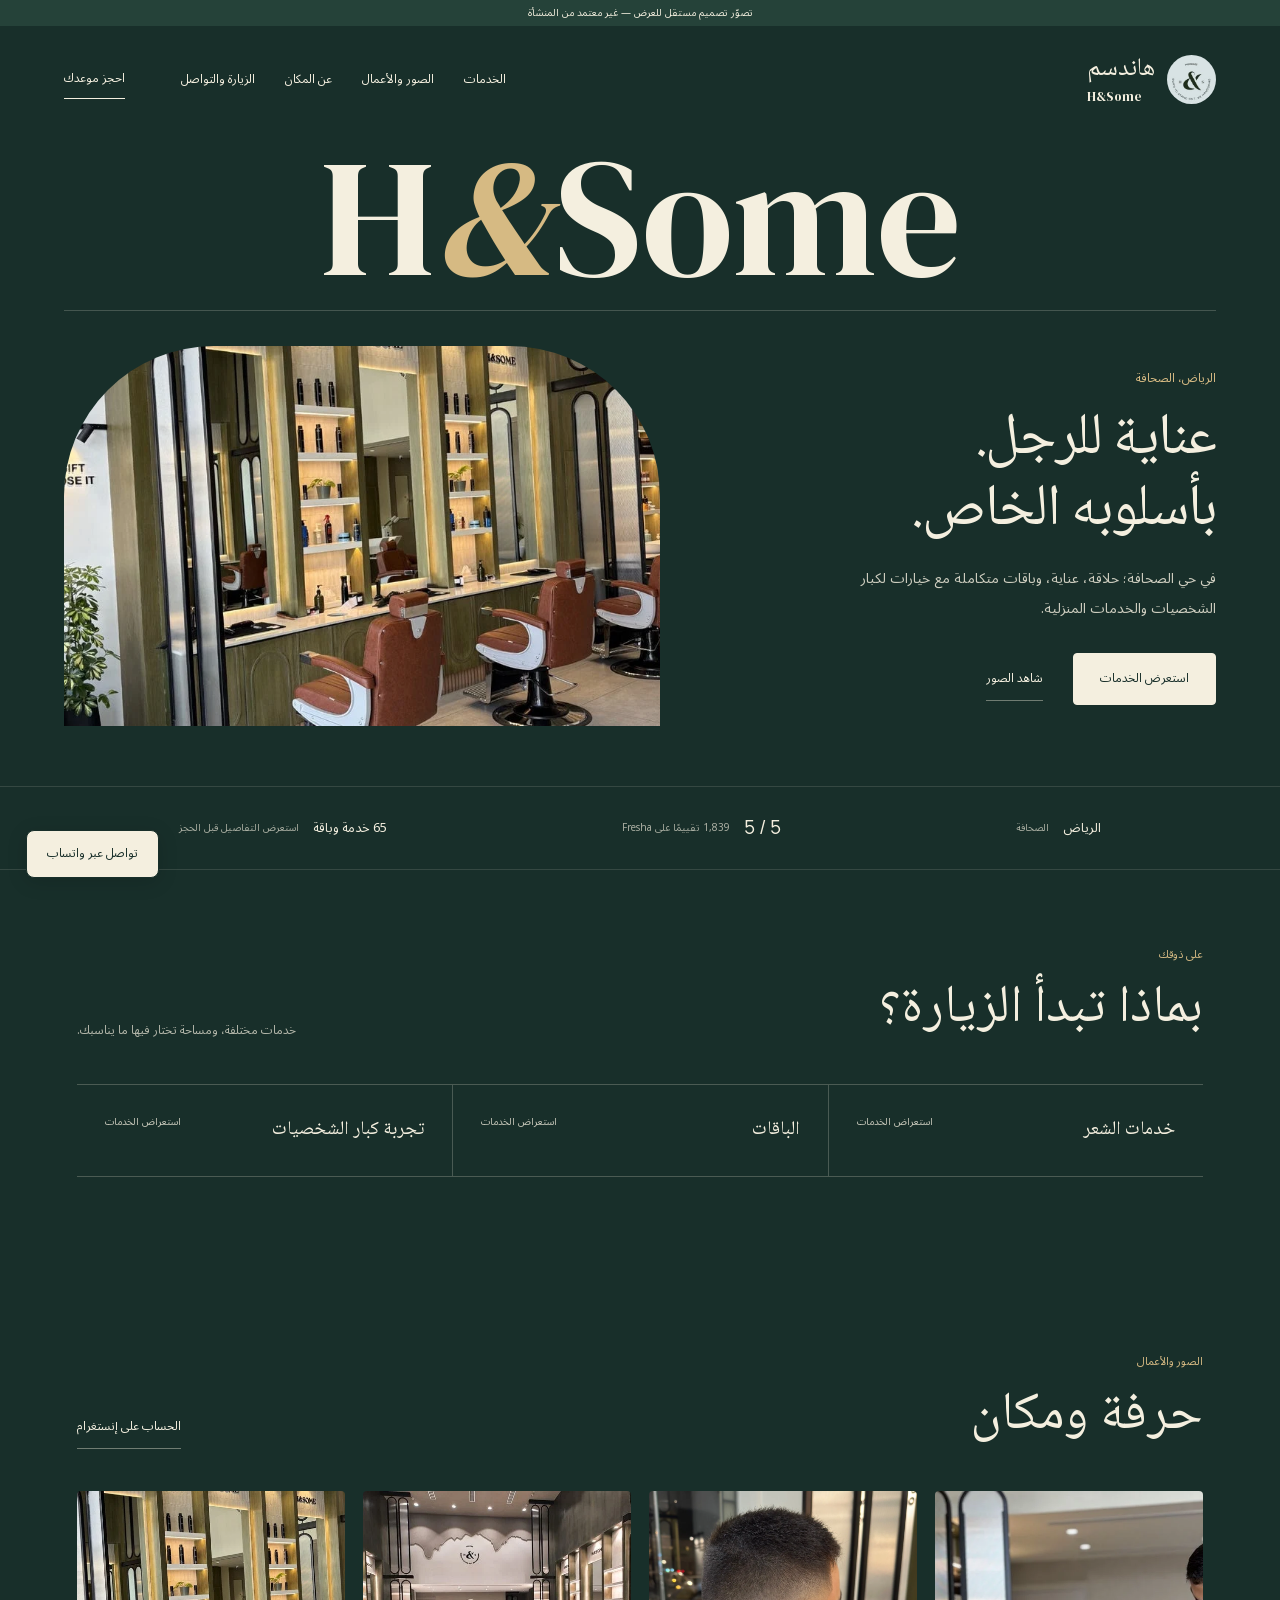
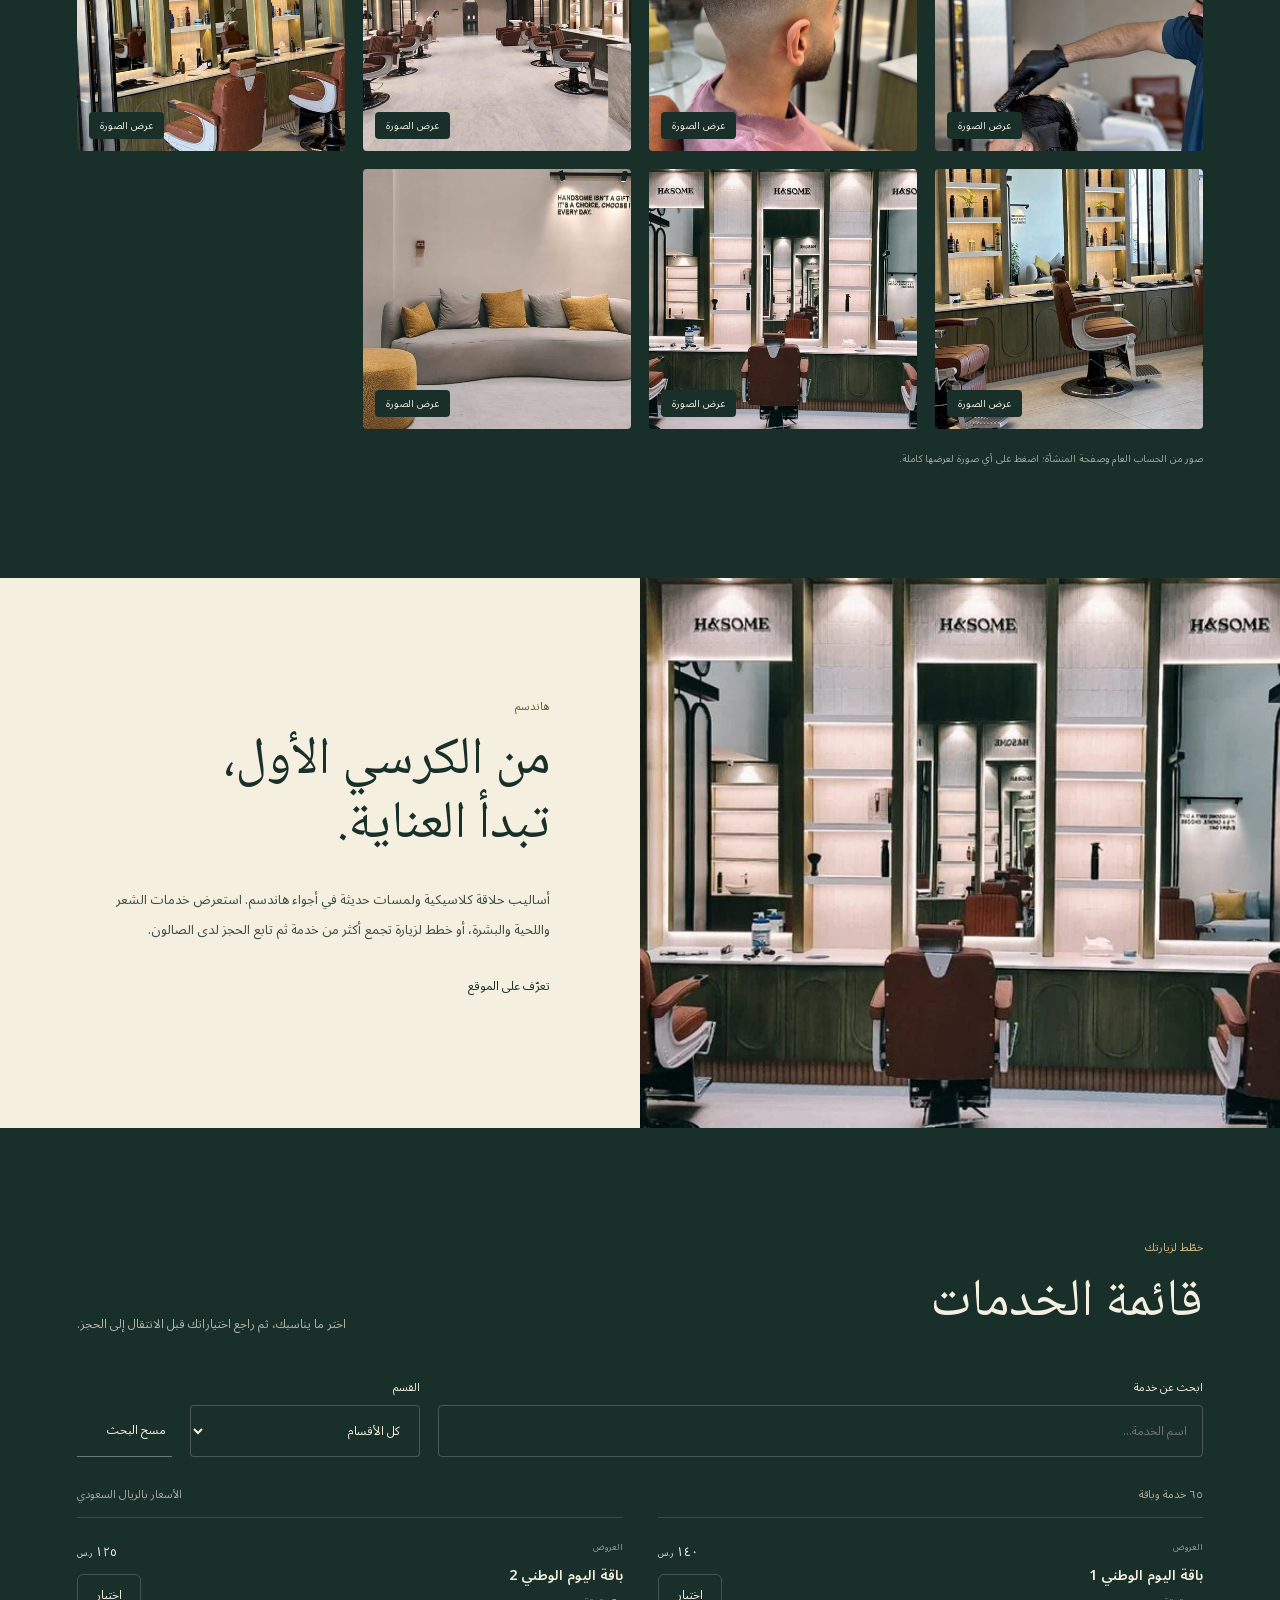
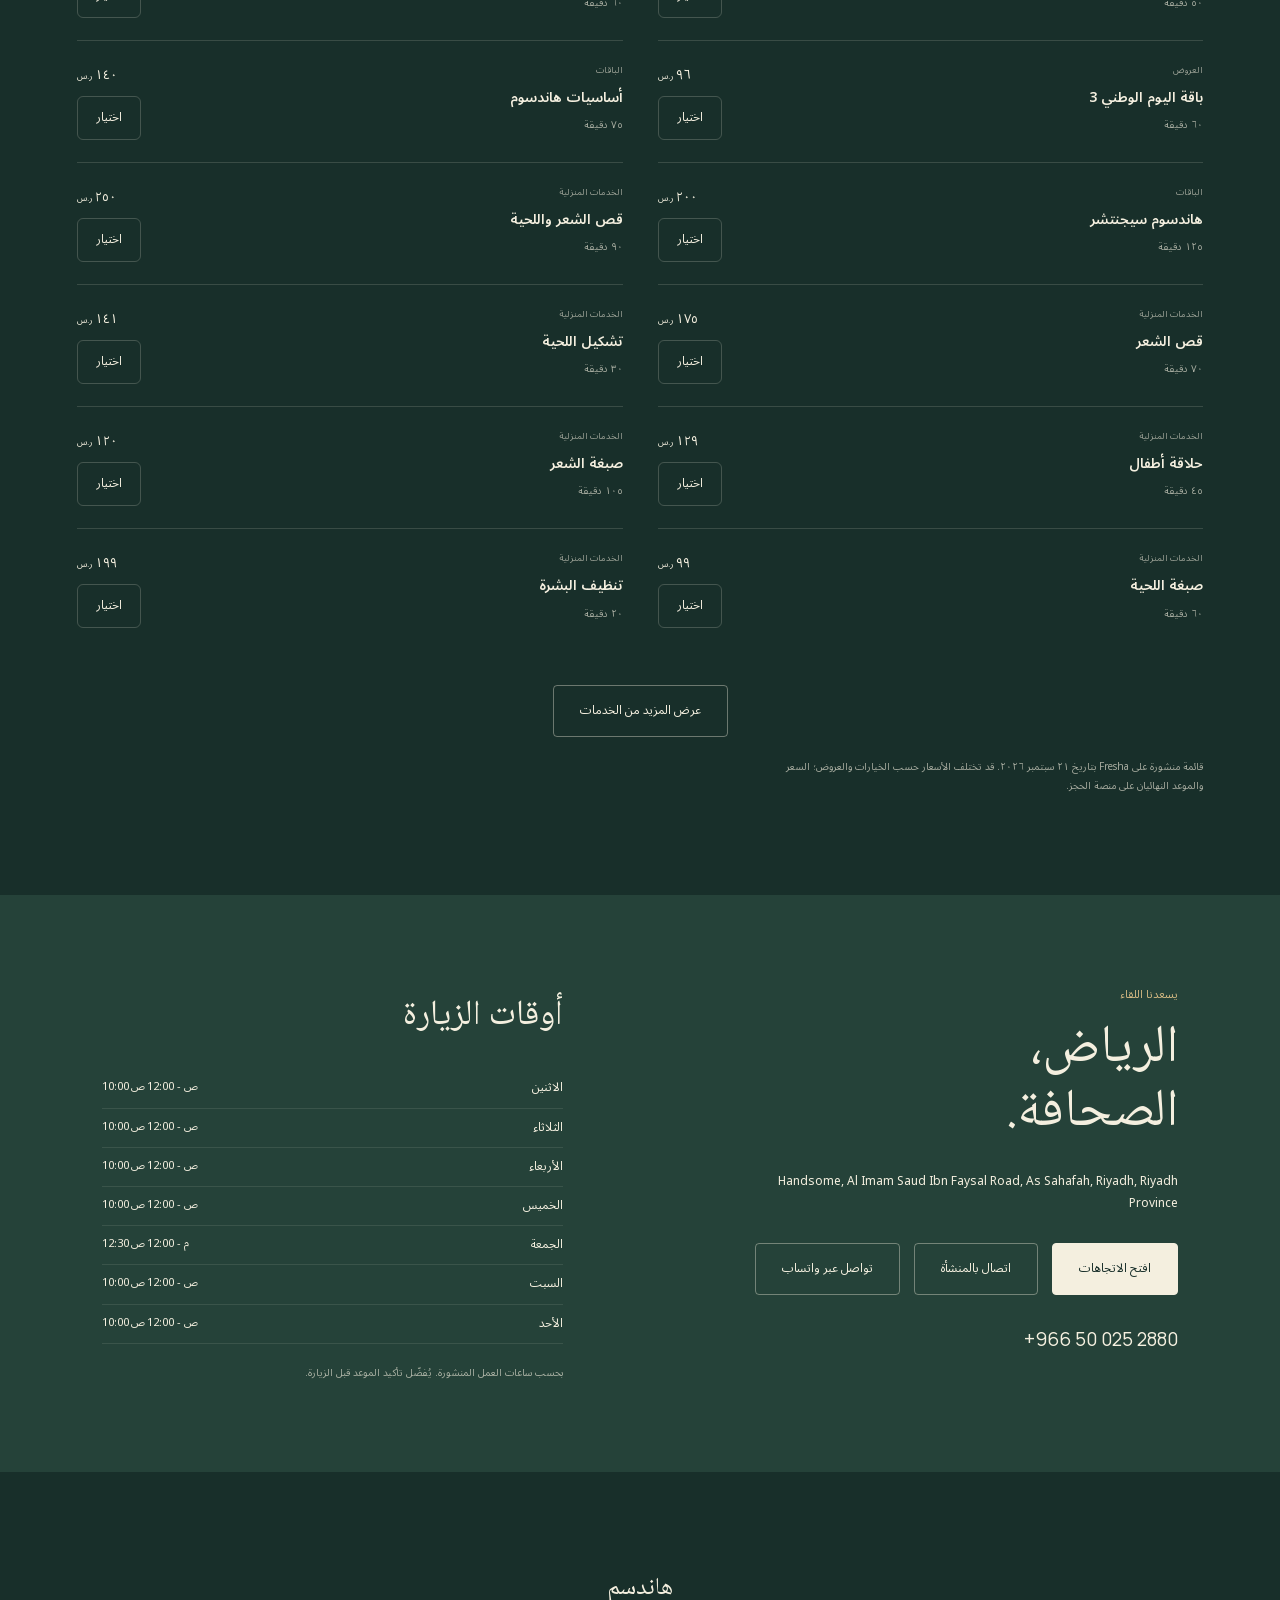
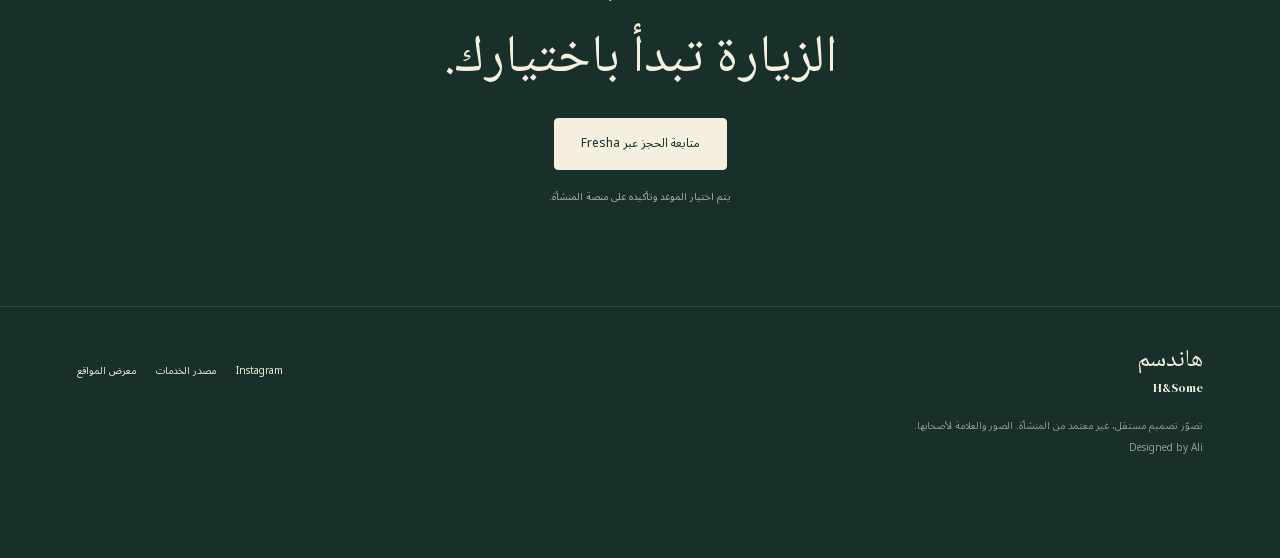
<file: handsome-salon/index.html>
<!doctype html><html lang="ar" dir="rtl"><head><meta charset="utf-8"><meta name="viewport" content="width=device-width,initial-scale=1"><meta name="robots" content="noindex,nofollow"><title>هاندسم | الرياض — تصوّر تصميم</title><meta name="description" content="في حي الصحافة؛ حلاقة، عناية، وباقات متكاملة مع خيارات لكبار الشخصيات والخدمات المنزلية."><meta name="theme-color" content="#182f2a"><meta property="og:title" content="هاندسم — تصوّر موقع مستقل"><meta property="og:description" content="في حي الصحافة؛ حلاقة، عناية، وباقات متكاملة مع خيارات لكبار الشخصيات والخدمات المنزلية."><meta property="og:image" content="https://az212z.github.io/saudi-local-premium-09/handsome-salon/assets/01.webp"><link rel="icon" href="favicon.svg" type="image/svg+xml"><link rel="stylesheet" href="../shared/fonts.css"><link rel="stylesheet" href="../shared/style.css?v=3"><script src="../shared/app.js?v=2" defer></script></head>
<body class="theme-club layout-club" style="--bg:#182f2a;--ink:#f4efdf;--accent:#d6ba83;--soft:#254239">
<a class="skip" href="#main">انتقل إلى المحتوى</a><div class="preview-note">تصوّر تصميم مستقل للعرض — غير معتمد من المنشأة</div>
<header class="site-header"><a href="./" class="brand"><img class="brand-logo" src="assets/logo.webp" alt="شعار هاندسم" width="150" height="150" loading="lazy" decoding="async"><span>هاندسم<small lang="en" dir="ltr">H&Some</small></span></a><nav aria-label="القائمة الرئيسية"><a href="#services">الخدمات</a><a href="#work">الصور والأعمال</a><a href="#story">عن المكان</a><a href="#visit">الزيارة والتواصل</a></nav><a class="header-book" href="#services">احجز موعدك</a><button class="menu-toggle" aria-label="فتح القائمة" aria-controls="mobile-menu" aria-expanded="false"><span></span><span></span></button></header>
<main id="main"><section class="hero"><div class="club-title" lang="en">H<span>&</span>Some</div><div class="club-pic"><img class="hero-photo" src="assets/01.webp" alt="هاندسم — من الصور المنشورة" width="909" height="515" fetchpriority="high" loading="eager" decoding="async"></div><div class="hero-copy"><p class="place">الرياض، الصحافة</p><h1>عناية للرجل.<br>بأسلوبه الخاص.</h1><p class="intro">في حي الصحافة؛ حلاقة، عناية، وباقات متكاملة مع خيارات لكبار الشخصيات والخدمات المنزلية.</p><div class="hero-actions"><a class="button primary" href="#services">استعرض الخدمات</a><a class="text-link" href="#work">شاهد الصور</a></div></div></section>
<div class="trust-band"><p>الرياض <span>الصحافة</span></p><a href="https://www.fresha.com/a/slwn-hndsm-handsome-barbershop-riyadh-handsome-al-imam-saud-ibn-faysal-road-aljt0yw0" target="_blank" rel="noopener noreferrer"><b dir="ltr">5 / 5</b><span>1,839 تقييمًا على Fresha</span></a><p>65 خدمة وباقة<span>استعرض التفاصيل قبل الحجز</span></p></div>
<section class="section featured"><div class="section-heading"><div><p class="section-label">على ذوقك</p><h2>بماذا تبدأ الزيارة؟</h2></div><p>خدمات مختلفة، ومساحة تختار فيها ما يناسبك.</p></div><div class="featured-cats"><a class="feature-cat" href="#services" data-category-pick="خدمات الشعر"><h3>خدمات الشعر</h3><span>استعراض الخدمات</span></a><a class="feature-cat" href="#services" data-category-pick="الباقات"><h3>الباقات</h3><span>استعراض الخدمات</span></a><a class="feature-cat" href="#services" data-category-pick="تجربة كبار الشخصيات"><h3>تجربة كبار الشخصيات</h3><span>استعراض الخدمات</span></a></div></section>
<section id="work" class="section work"><div class="section-heading"><div><p class="section-label">الصور والأعمال</p><h2>حرفة ومكان</h2></div><a class="text-link" href="https://www.instagram.com/handsome.salon" target="_blank" rel="noopener noreferrer">الحساب على إنستغرام</a></div><div class="gallery"><button class="gallery-item" data-image="0" aria-label="تكبير الصورة 1 من هاندسم"><img class="" src="assets/05.webp" alt="هاندسم — صورة منشورة 1" width="909" height="515" loading="lazy" decoding="async"><span class="zoom" aria-hidden="true">عرض الصورة</span></button><button class="gallery-item" data-image="1" aria-label="تكبير الصورة 2 من هاندسم"><img class="" src="assets/06.webp" alt="هاندسم — صورة منشورة 2" width="1050" height="1400" loading="lazy" decoding="async"><span class="zoom" aria-hidden="true">عرض الصورة</span></button><button class="gallery-item" data-image="2" aria-label="تكبير الصورة 3 من هاندسم"><img class="" src="assets/00.webp" alt="هاندسم — صورة منشورة 3" width="909" height="515" loading="lazy" decoding="async"><span class="zoom" aria-hidden="true">عرض الصورة</span></button><button class="gallery-item" data-image="3" aria-label="تكبير الصورة 4 من هاندسم"><img class="" src="assets/01.webp" alt="هاندسم — صورة منشورة 4" width="909" height="515" loading="lazy" decoding="async"><span class="zoom" aria-hidden="true">عرض الصورة</span></button><button class="gallery-item" data-image="4" aria-label="تكبير الصورة 5 من هاندسم"><img class="" src="assets/02.webp" alt="هاندسم — صورة منشورة 5" width="909" height="515" loading="lazy" decoding="async"><span class="zoom" aria-hidden="true">عرض الصورة</span></button><button class="gallery-item" data-image="5" aria-label="تكبير الصورة 6 من هاندسم"><img class="" src="assets/03.webp" alt="هاندسم — صورة منشورة 6" width="909" height="515" loading="lazy" decoding="async"><span class="zoom" aria-hidden="true">عرض الصورة</span></button><button class="gallery-item" data-image="6" aria-label="تكبير الصورة 7 من هاندسم"><img class="" src="assets/04.webp" alt="هاندسم — صورة منشورة 7" width="909" height="515" loading="lazy" decoding="async"><span class="zoom" aria-hidden="true">عرض الصورة</span></button></div><p class="source-note">صور من الحساب العام وصفحة المنشأة؛ اضغط على أي صورة لعرضها كاملة.</p></section>
<section id="story" class="story-section"><div class="story-photo"><img class="" src="assets/03.webp" alt="هاندسم — أجواء وتفاصيل" width="909" height="515" loading="lazy" decoding="async"></div><div class="story-copy"><p class="section-label">هاندسم</p><h2>من الكرسي الأول،<br>تبدأ العناية.</h2><p>أساليب حلاقة كلاسيكية ولمسات حديثة في أجواء هاندسم. استعرض خدمات الشعر واللحية والبشرة، أو خطط لزيارة تجمع أكثر من خدمة ثم تابع الحجز لدى الصالون.</p><a class="text-link" href="#visit">تعرّف على الموقع</a></div></section>
<section id="services" class="section services-section"><div class="section-heading"><div><p class="section-label">خطّط لزيارتك</p><h2>قائمة الخدمات</h2></div><p>اختر ما يناسبك، ثم راجع اختياراتك قبل الانتقال إلى الحجز.</p></div><div class="catalog-toolbar"><div class="search-box"><label for="search">ابحث عن خدمة</label><input id="search" type="search" name="q" placeholder="اسم الخدمة…" autocomplete="off"></div><label class="category-select-label">القسم<select id="category" name="category"><option value="">كل الأقسام</option><option value="العروض">العروض</option><option value="الباقات">الباقات</option><option value="الخدمات المنزلية">الخدمات المنزلية</option><option value="العناية بالأظافر والأقدام">العناية بالأظافر والأقدام</option><option value="خدمات الشعر">خدمات الشعر</option><option value="خدمات اللحية">خدمات اللحية</option><option value="خدمات الوجه والبشرة">خدمات الوجه والبشرة</option><option value="علاجات الشعر والفروة">علاجات الشعر والفروة</option><option value="صبغات بريستيج">صبغات بريستيج</option><option value="خدمات المساج">خدمات المساج</option><option value="خدمات الشمع">خدمات الشمع</option><option value="تجربة كبار الشخصيات">تجربة كبار الشخصيات</option><option value="إزالة شعر الجسم بالشمع">إزالة شعر الجسم بالشمع</option></select></label><button class="clear-filters text-link" type="button">مسح البحث</button></div><div class="catalog-meta"><p id="result-count" aria-live="polite"></p><p>الأسعار بالريال السعودي</p></div><div id="service-list" class="service-list"></div><div class="load-more-wrap"><button id="load-more" class="button outline" type="button">عرض المزيد من الخدمات</button></div><p class="source-note">قائمة منشورة على Fresha بتاريخ ٢١ سبتمبر ٢٠٢٦. قد تختلف الأسعار حسب الخيارات والعروض؛ السعر والموعد النهائيان على منصة الحجز.</p><noscript><p>لعرض الخدمات والأسعار، افتح <a href="https://www.fresha.com/a/slwn-hndsm-handsome-barbershop-riyadh-handsome-al-imam-saud-ibn-faysal-road-aljt0yw0">قائمة المنشأة على Fresha</a>.</p></noscript></section>
<section id="visit" class="visit-section"><div class="visit-info"><p class="section-label">يسعدنا اللقاء</p><h2>الرياض،<br>الصحافة.</h2><p>Handsome, Al Imam Saud Ibn Faysal Road, As Sahafah, Riyadh, Riyadh Province</p><div class="visit-actions"><a class="button primary" href="https://www.google.com/maps/search/?api=1&amp;query=Handsome%2C%20Al%20Imam%20Saud%20Ibn%20Faysal%20Road%2C%20Riyadh%2C%2013315%2C%20Riyadh%20Province" target="_blank" rel="noopener noreferrer">افتح الاتجاهات</a><a class="button outline" href="tel:+966500252880">اتصال بالمنشأة</a><a class="button outline whatsapp-contact" href="https://wa.me/966500252880" target="_blank" rel="noopener noreferrer">تواصل عبر واتساب</a></div><a class="phone-number" dir="ltr" href="tel:+966500252880">+966 50 025 2880</a></div><div class="hours"><h3>أوقات الزيارة</h3><dl><div><dt>الاثنين</dt><dd dir="ltr">10:00 ص - 12:00 ص</dd></div><div><dt>الثلاثاء</dt><dd dir="ltr">10:00 ص - 12:00 ص</dd></div><div><dt>الأربعاء</dt><dd dir="ltr">10:00 ص - 12:00 ص</dd></div><div><dt>الخميس</dt><dd dir="ltr">10:00 ص - 12:00 ص</dd></div><div><dt>الجمعة</dt><dd dir="ltr">12:30 م - 12:00 ص</dd></div><div><dt>السبت</dt><dd dir="ltr">10:00 ص - 12:00 ص</dd></div><div><dt>الأحد</dt><dd dir="ltr">10:00 ص - 12:00 ص</dd></div></dl><small>بحسب ساعات العمل المنشورة. يُفضّل تأكيد الموعد قبل الزيارة.</small></div></section>
<section class="closing"><p>هاندسم</p><h2>الزيارة تبدأ باختيارك.</h2><a class="button primary" href="https://www.fresha.com/a/slwn-hndsm-handsome-barbershop-riyadh-handsome-al-imam-saud-ibn-faysal-road-aljt0yw0/all-offer?menu=true" target="_blank" rel="noopener noreferrer">متابعة الحجز عبر Fresha</a><small>يتم اختيار الموعد وتأكيده على منصة المنشأة.</small></section></main>
<footer><div class="footer-brand">هاندسم<small lang="en">H&Some</small></div><div><a href="https://www.instagram.com/handsome.salon" target="_blank" rel="noopener noreferrer">Instagram</a><a href="https://www.fresha.com/a/slwn-hndsm-handsome-barbershop-riyadh-handsome-al-imam-saud-ibn-faysal-road-aljt0yw0" target="_blank" rel="noopener noreferrer">مصدر الخدمات</a><a href="../">معرض المواقع</a></div><p>تصوّر تصميم مستقل، غير معتمد من المنشأة. الصور والعلامة لأصحابها.</p><small lang="en">Designed by Ali</small></footer>
<a class="whatsapp-float" href="https://wa.me/966500252880" target="_blank" rel="noopener noreferrer" aria-label="تواصل مع هاندسم عبر واتساب، يفتح في نافذة جديدة">تواصل عبر واتساب</a>
<button class="selection-bar" id="selection-open" hidden aria-haspopup="dialog"><span>اختيارات الزيارة <b id="selection-count">0</b></span><span id="selection-total"></span><span>مراجعة الاختيارات</span></button>
<dialog id="mobile-menu" class="mobile-menu" aria-label="قائمة التنقل"><button class="close-dialog" aria-label="إغلاق القائمة">إغلاق</button><p>هاندسم</p><nav><a href="#services">الخدمات</a><a href="#work">الصور والأعمال</a><a href="#story">عن المكان</a><a href="#visit">الزيارة والتواصل</a></nav></dialog>
<dialog id="gallery-dialog" class="gallery-dialog" aria-label="معرض الصور"><button class="close-dialog" aria-label="إغلاق الصور">إغلاق</button><img id="gallery-full" src="assets/05.webp" alt="صورة كاملة من هاندسم" width="1200" height="900"><div><button id="gallery-prev" aria-label="الصورة السابقة">السابقة</button><span id="gallery-count"></span><button id="gallery-next" aria-label="الصورة التالية">التالية</button></div></dialog>
<dialog id="service-dialog" class="service-dialog" aria-label="تفاصيل الخدمة"><button class="close-dialog" aria-label="إغلاق تفاصيل الخدمة">إغلاق</button><div id="service-details"></div></dialog>
<dialog id="selection-dialog" class="selection-dialog" aria-label="اختيارات الزيارة"><button class="close-dialog" aria-label="إغلاق الاختيارات">إغلاق</button><p class="section-label">خطّط لزيارتك</p><h2>اختياراتك</h2><div id="selected-list"></div><div class="selection-summary"></div><p class="selection-explain">هذه قائمة للتخطيط فقط. انسخها للاحتفاظ باختياراتك، ثم اختر الخدمات والموعد على Fresha لتأكيد الحجز.</p><div class="selection-actions"><button class="button outline" id="copy-selection">نسخ الاختيارات</button><a class="button primary" href="https://www.fresha.com/a/slwn-hndsm-handsome-barbershop-riyadh-handsome-al-imam-saud-ibn-faysal-road-aljt0yw0/all-offer?menu=true" target="_blank" rel="noopener noreferrer">متابعة الحجز عبر Fresha</a></div><p id="copy-status" aria-live="polite"></p></dialog><div class="toast" role="status" aria-live="polite"></div><script type="application/json" id="site-data">{"name": "هاندسم", "services": [{"id": "s:21559538", "name": "باقة اليوم الوطني 1", "original": "باقة اليوم الوطني 1 | National Day Package 1", "category": "العروض", "price": 140, "starts": false, "minutes": 50, "maxMinutes": 50, "variants": [{"name": "باقة اليوم الوطني 1", "price": "SAR 140", "duration": "50 min"}]}, {"id": "s:25508736", "name": "باقة اليوم الوطني 2", "original": "باقة اليوم الوطني 2 | National Day Package 2", "category": "العروض", "price": 125, "starts": false, "minutes": 60, "maxMinutes": 60, "variants": [{"name": "باقة اليوم الوطني 2", "price": "SAR 125", "duration": "1 hr"}]}, {"id": "s:25508820", "name": "باقة اليوم الوطني 3", "original": "باقة اليوم الوطني 3 | National Day Package 3", "category": "العروض", "price": 96, "starts": false, "minutes": 60, "maxMinutes": 60, "variants": [{"name": "باقة اليوم الوطني 3", "price": "SAR 96", "duration": "1 hr"}]}, {"id": "p:1736728", "name": "أساسيات هاندسوم", "original": "أساسيات هاندسوم | Handsome Essentials", "category": "الباقات", "price": 140, "starts": false, "minutes": 75, "maxMinutes": 75, "variants": []}, {"id": "p:1736732", "name": "هاندسوم سيجنتشر", "original": "هاندسوم سيجنتشر | Handsome Signature", "category": "الباقات", "price": 200, "starts": false, "minutes": 125, "maxMinutes": 125, "variants": []}, {"id": "s:22978410", "name": "قص الشعر واللحية", "original": "قص الشعر واللحية | Haircut & Beard Trim", "category": "الخدمات المنزلية", "price": 250, "starts": false, "minutes": 90, "maxMinutes": 90, "variants": [{"name": "قص الشعر واللحية", "price": "SAR 250", "duration": "1 hr, 30 min"}]}, {"id": "s:22978348", "name": "قص الشعر", "original": "قص الشعر | Haircut", "category": "الخدمات المنزلية", "price": 175, "starts": false, "minutes": 70, "maxMinutes": 70, "variants": [{"name": "قص الشعر", "price": "SAR 175", "duration": "1 hr, 10 min"}]}, {"id": "s:22978399", "name": "تشكيل اللحية", "original": "تشكيل اللحية | Beard Grooming", "category": "الخدمات المنزلية", "price": 141, "starts": false, "minutes": 30, "maxMinutes": 30, "variants": [{"name": "تشكيل اللحية", "price": "SAR 141", "duration": "30 min"}]}, {"id": "s:22978489", "name": "حلاقة أطفال", "original": "حلاقة أطفال | Kids' Haircut", "category": "الخدمات المنزلية", "price": 129, "starts": false, "minutes": 45, "maxMinutes": 45, "variants": [{"name": "حلاقة أطفال", "price": "SAR 129", "duration": "45 min"}]}, {"id": "s:22978453", "name": "صبغة الشعر", "original": "صبغة الشعر | Hair Colouring", "category": "الخدمات المنزلية", "price": 120, "starts": false, "minutes": 105, "maxMinutes": 105, "variants": [{"name": "صبغة الشعر", "price": "SAR 120", "duration": "1 hr, 45 min"}]}, {"id": "s:22978474", "name": "صبغة اللحية", "original": "صبغة اللحية | Beard Coloring", "category": "الخدمات المنزلية", "price": 99, "starts": false, "minutes": 60, "maxMinutes": 60, "variants": [{"name": "صبغة اللحية", "price": "SAR 99", "duration": "1 hr"}]}, {"id": "s:23043837", "name": "تنظيف البشرة", "original": "تنظيف البشرة | Facial Cleansing", "category": "الخدمات المنزلية", "price": 199, "starts": false, "minutes": 20, "maxMinutes": 20, "variants": [{"name": "تنظيف البشرة", "price": "SAR 199", "duration": "20 min"}]}, {"id": "s:23043821", "name": "حمام زيت بالبخار", "original": "حمام زيت بالبخار | Steam Hot Oil Treatment", "category": "الخدمات المنزلية", "price": 159, "starts": false, "minutes": 20, "maxMinutes": 20, "variants": [{"name": "حمام زيت بالبخار", "price": "SAR 159", "duration": "20 min"}]}, {"id": "s:23052687", "name": "مانيكير وباديكير", "original": "مانيكير وباديكير | Manicure & Pedicure", "category": "الخدمات المنزلية", "price": 259, "starts": false, "minutes": 60, "maxMinutes": 60, "variants": [{"name": "مانيكير وباديكير", "price": "SAR 259", "duration": "1 hr"}]}, {"id": "s:22978441", "name": "علاج بروتين الشعر", "original": "علاج بروتين الشعر | Hair Protein Treatment", "category": "الخدمات المنزلية", "price": 599, "starts": false, "minutes": 150, "maxMinutes": 150, "variants": [{"name": "علاج بروتين الشعر", "price": "SAR 599", "duration": "2 hr, 30 min"}]}, {"id": "s:23052709", "name": "مانيكير وباديكير", "original": "مانيكير وباديكير | Manicure & Pedicure", "category": "العناية بالأظافر والأقدام", "price": 125, "starts": false, "minutes": 55, "maxMinutes": 55, "variants": [{"name": "مانيكير وباديكير", "price": "SAR 125", "duration": "55 min"}]}, {"id": "s:23052715", "name": "باديكير", "original": "باديكير | Pedicure", "category": "العناية بالأظافر والأقدام", "price": 79, "starts": false, "minutes": 35, "maxMinutes": 35, "variants": [{"name": "باديكير", "price": "SAR 79", "duration": "35 min"}]}, {"id": "s:23052717", "name": "مانيكير", "original": "مانيكير | Manicure", "category": "العناية بالأظافر والأقدام", "price": 59, "starts": false, "minutes": 20, "maxMinutes": 20, "variants": [{"name": "مانيكير", "price": "SAR 59", "duration": "20 min"}]}, {"id": "s:23052721", "name": "عناية متقدمة للقدم (إزالة الكالس)", "original": "عناية متقدمة للقدم (إزالة الكالس) | Advanced Callus Treatment", "category": "العناية بالأظافر والأقدام", "price": 59, "starts": false, "minutes": 15, "maxMinutes": 15, "variants": [{"name": "عناية متقدمة للقدم (إزالة الكالس)", "price": "SAR 59", "duration": "15 min"}]}, {"id": "s:22052112", "name": "الباقة الأساسية", "original": "الباقة الأساسية | Basic Package", "category": "خدمات الشعر", "price": 85, "starts": false, "minutes": 45, "maxMinutes": 45, "variants": [{"name": "الباقة الأساسية", "price": "SAR 85", "duration": "45 min"}]}, {"id": "s:14621520", "name": "قص الشعر", "original": "قص الشعر | Haircut", "category": "خدمات الشعر", "price": 55, "starts": false, "minutes": 25, "maxMinutes": 25, "variants": [{"name": "قص الشعر", "price": "SAR 55", "duration": "25 min"}]}, {"id": "s:14621524", "name": "حلاقة أطفال", "original": "حلاقة أطفال | Kids' Haircut", "category": "خدمات الشعر", "price": 55, "starts": false, "minutes": 35, "maxMinutes": 35, "variants": [{"name": "حلاقة أطفال", "price": "SAR 55", "duration": "35 min"}]}, {"id": "s:22978529", "name": "قص الشعر الطويل الاحترافي", "original": "قص الشعر الطويل الاحترافي | Professional Long Haircut", "category": "خدمات الشعر", "price": 89, "starts": false, "minutes": 35, "maxMinutes": 35, "variants": [{"name": "قص الشعر الطويل الاحترافي", "price": "SAR 89", "duration": "35 min"}]}, {"id": "s:22435948", "name": "غسيل الشعر وتصفيفه", "original": "غسيل الشعر وتصفيفه | Hair Wash & Style", "category": "خدمات الشعر", "price": 35, "starts": false, "minutes": 10, "maxMinutes": 10, "variants": [{"name": "غسيل الشعر وتصفيفه", "price": "SAR 35", "duration": "10 min"}]}, {"id": "s:14621516", "name": "غسيل الشعر", "original": "غسيل الشعر | Hair Wash", "category": "خدمات الشعر", "price": 15, "starts": false, "minutes": 10, "maxMinutes": 10, "variants": [{"name": "غسيل الشعر", "price": "SAR 15", "duration": "10 min"}]}, {"id": "s:22071987", "name": "غسيل بشامبو معالج", "original": "غسيل بشامبو معالج | Treatment Shampoo Wash", "category": "خدمات الشعر", "price": 35, "starts": false, "minutes": 5, "maxMinutes": 5, "variants": [{"name": "غسيل بشامبو معالج", "price": "SAR 35", "duration": "5 min"}]}, {"id": "s:22978544", "name": "تصفيف الشعر", "original": "تصفيف الشعر | Hair Styling", "category": "خدمات الشعر", "price": 20, "starts": true, "minutes": 15, "maxMinutes": 15, "variants": [{"name": "تصفيف الشعر", "price": "from SAR 20", "duration": "15 min"}]}, {"id": "s:22502282", "name": "تحديد الشعر", "original": "تحديد الشعر | Hair Line-up", "category": "خدمات الشعر", "price": 20, "starts": false, "minutes": 10, "maxMinutes": 10, "variants": [{"name": "تحديد الشعر", "price": "SAR 20", "duration": "10 min"}]}, {"id": "s:14621513", "name": "تشكيل وتحديد اللحية", "original": "تشكيل وتحديد اللحية | Beard Sculpting & Trim", "category": "خدمات اللحية", "price": 40, "starts": false, "minutes": 20, "maxMinutes": 20, "variants": [{"name": "تشكيل وتحديد اللحية", "price": "SAR 40", "duration": "20 min"}]}, {"id": "s:15478158", "name": "حلاقة اللحية بالبخار", "original": "حلاقة اللحية بالبخار | Steam Beard Shave", "category": "خدمات اللحية", "price": 60, "starts": false, "minutes": 30, "maxMinutes": 30, "variants": [{"name": "حلاقة اللحية بالبخار", "price": "SAR 60", "duration": "30 min"}]}, {"id": "s:22435951", "name": "إزالة شعر الوجه بالخيط", "original": "إزالة شعر الوجه بالخيط | Facial Threading", "category": "خدمات اللحية", "price": 20, "starts": false, "minutes": 5, "maxMinutes": 5, "variants": [{"name": "إزالة شعر الوجه بالخيط", "price": "SAR 20", "duration": "5 min"}]}, {"id": "s:19507138", "name": "تنظيف البشرة السريع", "original": "تنظيف البشرة السريع | Express Facial", "category": "خدمات الوجه والبشرة", "price": 45, "starts": false, "minutes": 15, "maxMinutes": 15, "variants": [{"name": "تنظيف البشرة السريع", "price": "SAR 45", "duration": "15 min"}]}, {"id": "s:21525442", "name": "تنظيف البشرة المنعش", "original": "تنظيف البشرة المنعش | Refreshing Facial", "category": "خدمات الوجه والبشرة", "price": 115, "starts": false, "minutes": 25, "maxMinutes": 25, "variants": [{"name": "تنظيف البشرة المنعش", "price": "SAR 115", "duration": "25 min"}]}, {"id": "s:21525431", "name": "ماسك الفحم لتنقية البشرة", "original": "ماسك الفحم لتنقية البشرة | Charcoal Facial Mask", "category": "خدمات الوجه والبشرة", "price": 55, "starts": false, "minutes": 15, "maxMinutes": 15, "variants": [{"name": "ماسك الفحم لتنقية البشرة", "price": "SAR 55", "duration": "15 min"}]}, {"id": "s:15720466", "name": "لصقات الأنف لإزالة الرؤوس السوداء", "original": "لصقات الأنف لإزالة الرؤوس السوداء | Nose Pore Strips", "category": "خدمات الوجه والبشرة", "price": 10, "starts": false, "minutes": 10, "maxMinutes": 10, "variants": [{"name": "لصقات الأنف لإزالة الرؤوس السوداء", "price": "SAR 10", "duration": "10 min"}]}, {"id": "s:21604310", "name": "ماسك ماتس لمحيط العين", "original": "ماسك ماتس لمحيط العين | Mattis Eye Mask", "category": "خدمات الوجه والبشرة", "price": 65, "starts": false, "minutes": 20, "maxMinutes": 20, "variants": [{"name": "ماسك ماتس لمحيط العين", "price": "SAR 65", "duration": "20 min"}]}, {"id": "s:15011969", "name": "ماسك البشرة بالبخار", "original": "ماسك البشرة بالبخار | Steam Facial Scrub", "category": "خدمات الوجه والبشرة", "price": 75, "starts": false, "minutes": 15, "maxMinutes": 15, "variants": [{"name": "ماسك البشرة بالبخار", "price": "SAR 75", "duration": "15 min"}]}, {"id": "s:22519342", "name": "تقشير البشرة", "original": "تقشير البشرة | Facial Exfoliation", "category": "خدمات الوجه والبشرة", "price": 20, "starts": false, "minutes": 5, "maxMinutes": 5, "variants": [{"name": "تقشير البشرة", "price": "SAR 20", "duration": "5 min"}]}, {"id": "s:14869634", "name": "حمام زيت بالبخار", "original": "حمام زيت بالبخار | Steam Hot Oil Treatment", "category": "علاجات الشعر والفروة", "price": 79, "starts": false, "minutes": 20, "maxMinutes": 20, "variants": [{"name": "حمام زيت بالبخار", "price": "SAR 79", "duration": "20 min"}]}, {"id": "s:14621525", "name": "حمام زيت بالأعشاب", "original": "حمام زيت بالأعشاب | Herbal Hot Oil Treatment", "category": "علاجات الشعر والفروة", "price": 129, "starts": false, "minutes": 25, "maxMinutes": 25, "variants": [{"name": "حمام زيت بالأعشاب", "price": "SAR 129", "duration": "25 min"}]}, {"id": "s:22072229", "name": "تنظيف عميق لفروة الرأس", "original": "تنظيف عميق لفروة الرأس | Deep Scalp Cleansing", "category": "علاجات الشعر والفروة", "price": 129, "starts": false, "minutes": 25, "maxMinutes": 25, "variants": [{"name": "تنظيف عميق لفروة الرأس", "price": "SAR 129", "duration": "25 min"}]}, {"id": "s:14869680", "name": "حمام زيت للشعر", "original": "حمام زيت للشعر | Hair Oil Treatment", "category": "علاجات الشعر والفروة", "price": 35, "starts": false, "minutes": 15, "maxMinutes": 15, "variants": [{"name": "حمام زيت للشعر", "price": "SAR 35", "duration": "15 min"}]}, {"id": "s:14621511", "name": "علاج بروتين الشعر", "original": "علاج بروتين الشعر | Hair Protein Treatment", "category": "علاجات الشعر والفروة", "price": 255, "starts": false, "minutes": 95, "maxMinutes": 95, "variants": [{"name": "علاج بروتين الشعر", "price": "SAR 255", "duration": "1 hr, 35 min"}]}, {"id": "s:14655105", "name": "صبغة الشعر واللحية", "original": "صبغة الشعر واللحية | Hair & Beard Dye", "category": "صبغات بريستيج", "price": 85, "starts": false, "minutes": 60, "maxMinutes": 60, "variants": [{"name": "صبغة الشعر واللحية", "price": "SAR 85", "duration": "1 hr"}]}, {"id": "s:14621523", "name": "صبغة شعر كلاسيكية", "original": "صبغة شعر كلاسيكية | Classic Hair Dye", "category": "صبغات بريستيج", "price": 55, "starts": false, "minutes": 30, "maxMinutes": 30, "variants": [{"name": "صبغة شعر كلاسيكية", "price": "SAR 55", "duration": "30 min"}]}, {"id": "s:14621512", "name": "صبغة لحية كلاسيكية", "original": "صبغة لحية كلاسيكية | Classic Beard Dye", "category": "صبغات بريستيج", "price": 40, "starts": false, "minutes": 20, "maxMinutes": 20, "variants": [{"name": "صبغة لحية كلاسيكية", "price": "SAR 40", "duration": "20 min"}]}, {"id": "s:14621518", "name": "صبغة شارب كلاسيكية", "original": "صبغة شارب كلاسيكية | Classic Mustache Dye", "category": "صبغات بريستيج", "price": 20, "starts": false, "minutes": 10, "maxMinutes": 10, "variants": [{"name": "صبغة شارب كلاسيكية", "price": "SAR 20", "duration": "10 min"}]}, {"id": "s:16674179", "name": "صبغة لون رمادي", "original": "صبغة لون رمادي | Silver Hair Color", "category": "صبغات بريستيج", "price": 250, "starts": false, "minutes": 90, "maxMinutes": 90, "variants": [{"name": "صبغة لون رمادي", "price": "SAR 250", "duration": "1 hr, 30 min"}]}, {"id": "s:23052865", "name": "مساج لليدين والقدمين", "original": "مساج لليدين والقدمين | Hands & Feet Massage", "category": "خدمات المساج", "price": 59, "starts": false, "minutes": 20, "maxMinutes": 20, "variants": [{"name": "مساج لليدين والقدمين", "price": "SAR 59", "duration": "20 min"}]}, {"id": "s:23052852", "name": "مساج الرقبة والأكتاف", "original": "مساج الرقبة والأكتاف | Neck & Shoulder Massage", "category": "خدمات المساج", "price": 39, "starts": false, "minutes": 20, "maxMinutes": 20, "variants": [{"name": "مساج الرقبة والأكتاف", "price": "SAR 39", "duration": "20 min"}]}, {"id": "s:23052860", "name": "تدليك استرخائي للرأس", "original": "تدليك استرخائي للرأس | Relaxing Head Massage", "category": "خدمات المساج", "price": 29, "starts": false, "minutes": 15, "maxMinutes": 15, "variants": [{"name": "تدليك استرخائي للرأس", "price": "SAR 29", "duration": "15 min"}]}, {"id": "s:14655117", "name": "شمع كامل للوجه", "original": "شمع كامل للوجه | Full Face Waxing", "category": "خدمات الشمع", "price": 49, "starts": false, "minutes": 30, "maxMinutes": 30, "variants": [{"name": "شمع كامل للوجه", "price": "SAR 49", "duration": "30 min"}]}, {"id": "s:14621517", "name": "شمع الخدود", "original": "شمع الخدود | Cheek Wax", "category": "خدمات الشمع", "price": 29, "starts": false, "minutes": 10, "maxMinutes": 10, "variants": [{"name": "شمع الخدود", "price": "SAR 29", "duration": "10 min"}]}, {"id": "s:14621526", "name": "شمع الأنف", "original": "شمع الأنف | Nose Wax", "category": "خدمات الشمع", "price": 15, "starts": false, "minutes": 10, "maxMinutes": 10, "variants": [{"name": "شمع الأنف", "price": "SAR 15", "duration": "10 min"}]}, {"id": "s:17430665", "name": "شمع الأذن", "original": "شمع الأذن | Ear Waxing", "category": "خدمات الشمع", "price": 15, "starts": false, "minutes": 10, "maxMinutes": 10, "variants": [{"name": "شمع الأذن", "price": "SAR 15", "duration": "10 min"}]}, {"id": "p:1728853", "name": "الباقة الذهبية الخاصة", "original": "الباقة الذهبية الخاصة | Exclusive Gold Package", "category": "تجربة كبار الشخصيات", "price": 194, "starts": false, "minutes": 45, "maxMinutes": 45, "variants": []}, {"id": "s:22662916", "name": "قص الشعر (غرفة خاصة)", "original": "قص الشعر (غرفة خاصة) | VIP Haircut", "category": "تجربة كبار الشخصيات", "price": 100, "starts": false, "minutes": 30, "maxMinutes": 30, "variants": [{"name": "قص الشعر (غرفة خاصة)", "price": "SAR 100", "duration": "30 min"}]}, {"id": "s:22662962", "name": "حلاقة اللحية بالبخار (غرفة خاصة)", "original": "حلاقة اللحية بالبخار (غرفة خاصة) | VIP Steam Beard Shave", "category": "تجربة كبار الشخصيات", "price": 100, "starts": false, "minutes": 25, "maxMinutes": 25, "variants": [{"name": "حلاقة اللحية بالبخار (غرفة خاصة)", "price": "SAR 100", "duration": "25 min"}]}, {"id": "s:22662932", "name": "تشكيل اللحية (غرفة خاصة)", "original": "تشكيل اللحية (غرفة خاصة) | VIP Beard Sculpting", "category": "تجربة كبار الشخصيات", "price": 80, "starts": false, "minutes": 20, "maxMinutes": 20, "variants": [{"name": "تشكيل اللحية (غرفة خاصة)", "price": "SAR 80", "duration": "20 min"}]}, {"id": "s:23246338", "name": "شمع الجزء العلوي", "original": "شمع الجزء العلوي | Upper Body Waxing", "category": "إزالة شعر الجسم بالشمع", "price": 199, "starts": false, "minutes": 50, "maxMinutes": 50, "variants": [{"name": "شمع الجزء العلوي", "price": "SAR 199", "duration": "50 min"}]}, {"id": "s:23052790", "name": "شمع الظهر", "original": "شمع الظهر | Back Waxing", "category": "إزالة شعر الجسم بالشمع", "price": 79, "starts": false, "minutes": 25, "maxMinutes": 25, "variants": [{"name": "شمع الظهر", "price": "SAR 79", "duration": "25 min"}]}, {"id": "s:23052772", "name": "شمع الصدر", "original": "شمع الصدر | Chest Waxing", "category": "إزالة شعر الجسم بالشمع", "price": 59, "starts": false, "minutes": 15, "maxMinutes": 15, "variants": [{"name": "شمع الصدر", "price": "SAR 59", "duration": "15 min"}]}, {"id": "s:23052780", "name": "شمع الأكتاف", "original": "شمع الأكتاف | Shoulder Waxing", "category": "إزالة شعر الجسم بالشمع", "price": 59, "starts": false, "minutes": 20, "maxMinutes": 20, "variants": [{"name": "شمع الأكتاف", "price": "SAR 59", "duration": "20 min"}]}, {"id": "s:23052757", "name": "شمع الساقين", "original": "شمع الساقين | Leg Waxing", "category": "إزالة شعر الجسم بالشمع", "price": 59, "starts": false, "minutes": 20, "maxMinutes": 20, "variants": [{"name": "شمع الساقين", "price": "SAR 59", "duration": "20 min"}]}, {"id": "s:23052775", "name": "شمع الإبط", "original": "شمع الإبط | Underarm Waxing", "category": "إزالة شعر الجسم بالشمع", "price": 29, "starts": false, "minutes": 10, "maxMinutes": 10, "variants": [{"name": "شمع الإبط", "price": "SAR 29", "duration": "10 min"}]}], "gallery": ["assets/05.webp", "assets/06.webp", "assets/00.webp", "assets/01.webp", "assets/02.webp", "assets/03.webp", "assets/04.webp"], "fresha": "https://www.fresha.com/a/slwn-hndsm-handsome-barbershop-riyadh-handsome-al-imam-saud-ibn-faysal-road-aljt0yw0/all-offer?menu=true", "source": "https://www.fresha.com/a/slwn-hndsm-handsome-barbershop-riyadh-handsome-al-imam-saud-ibn-faysal-road-aljt0yw0", "key": "handsome-salon"}</script></body></html>
</file>
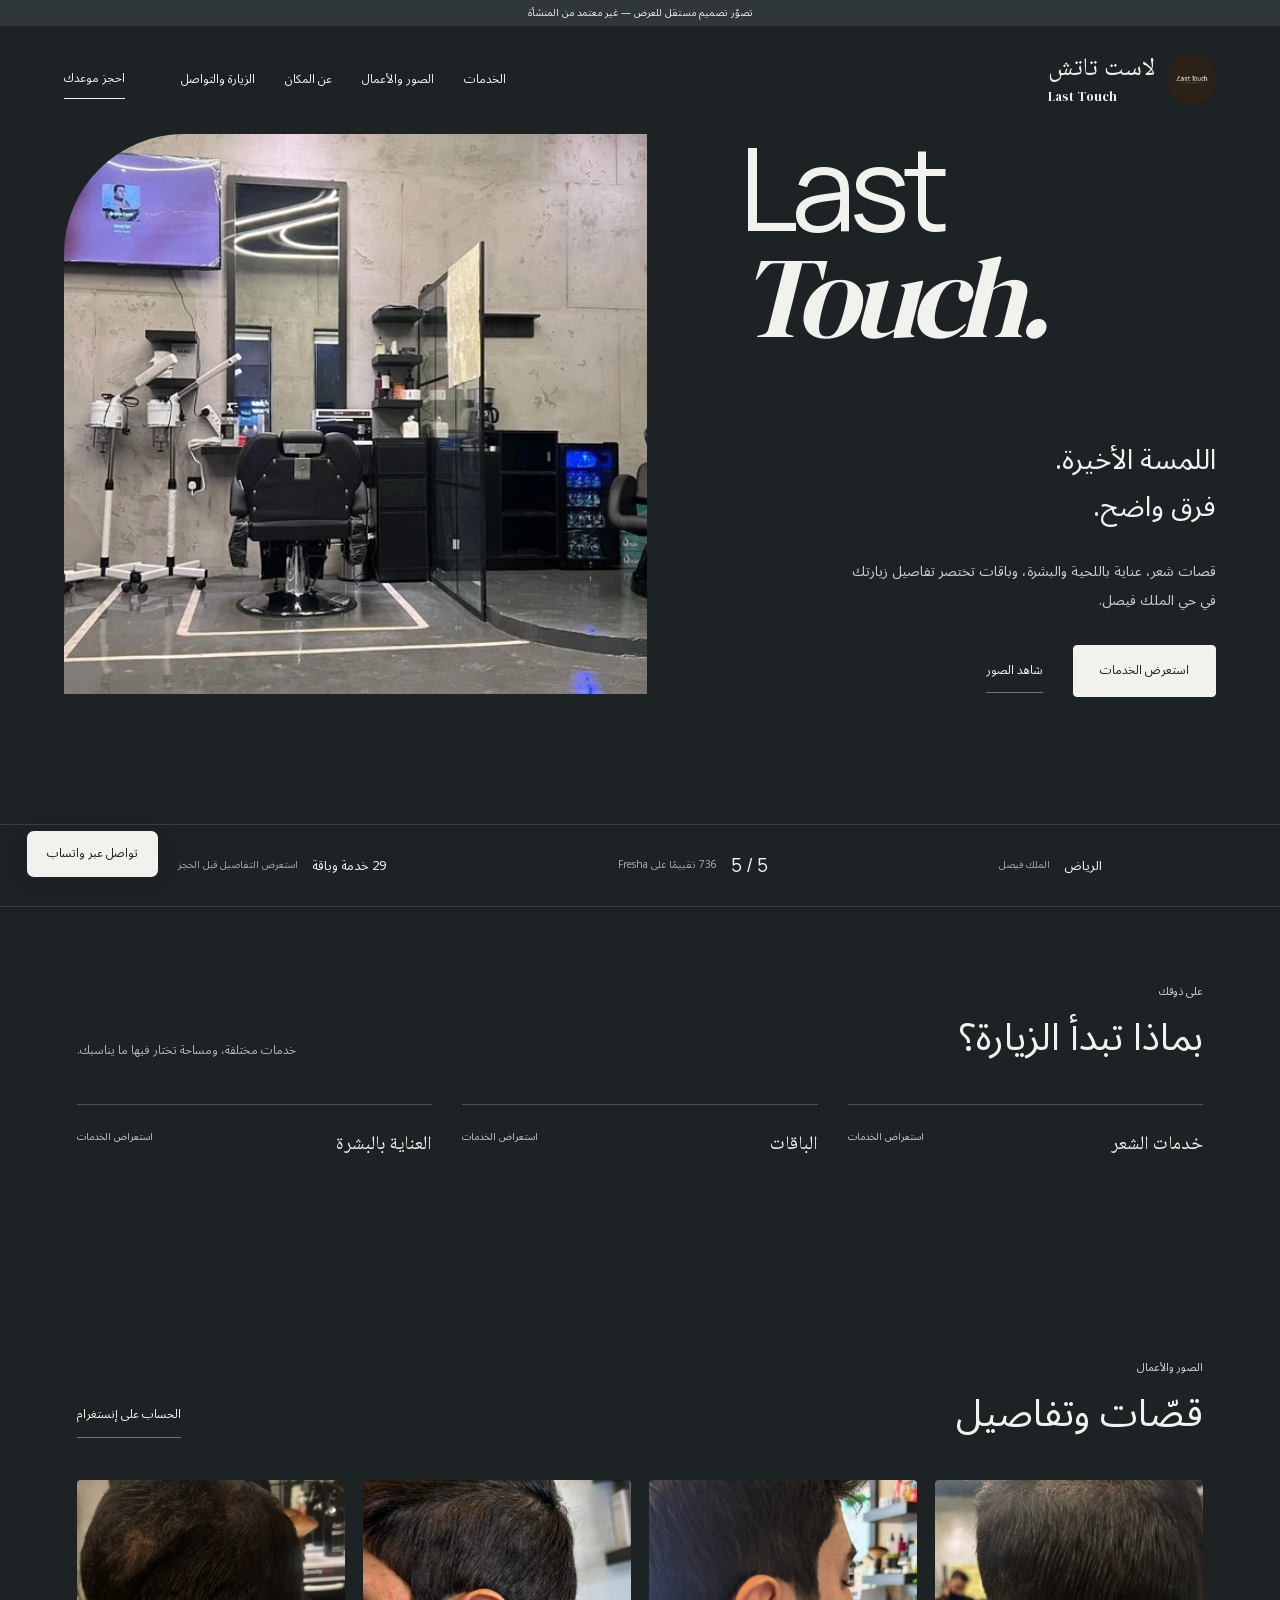
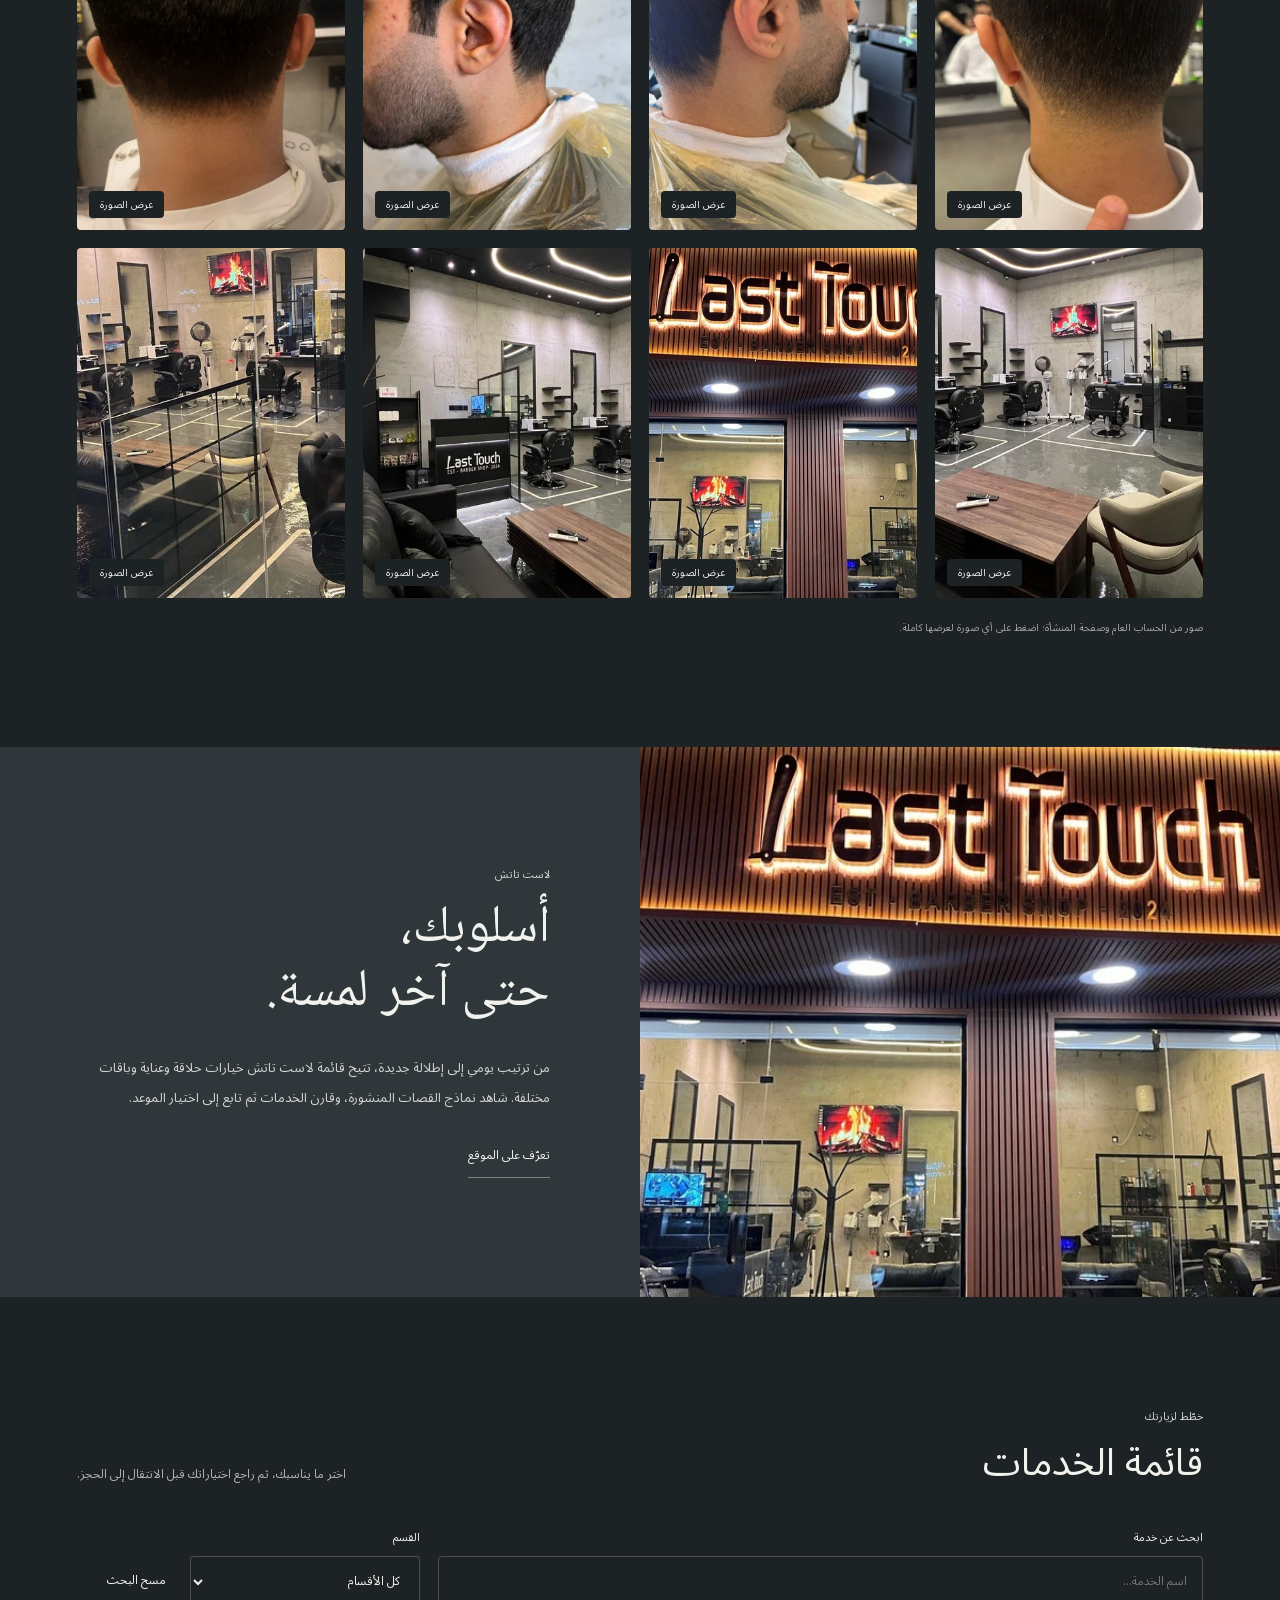
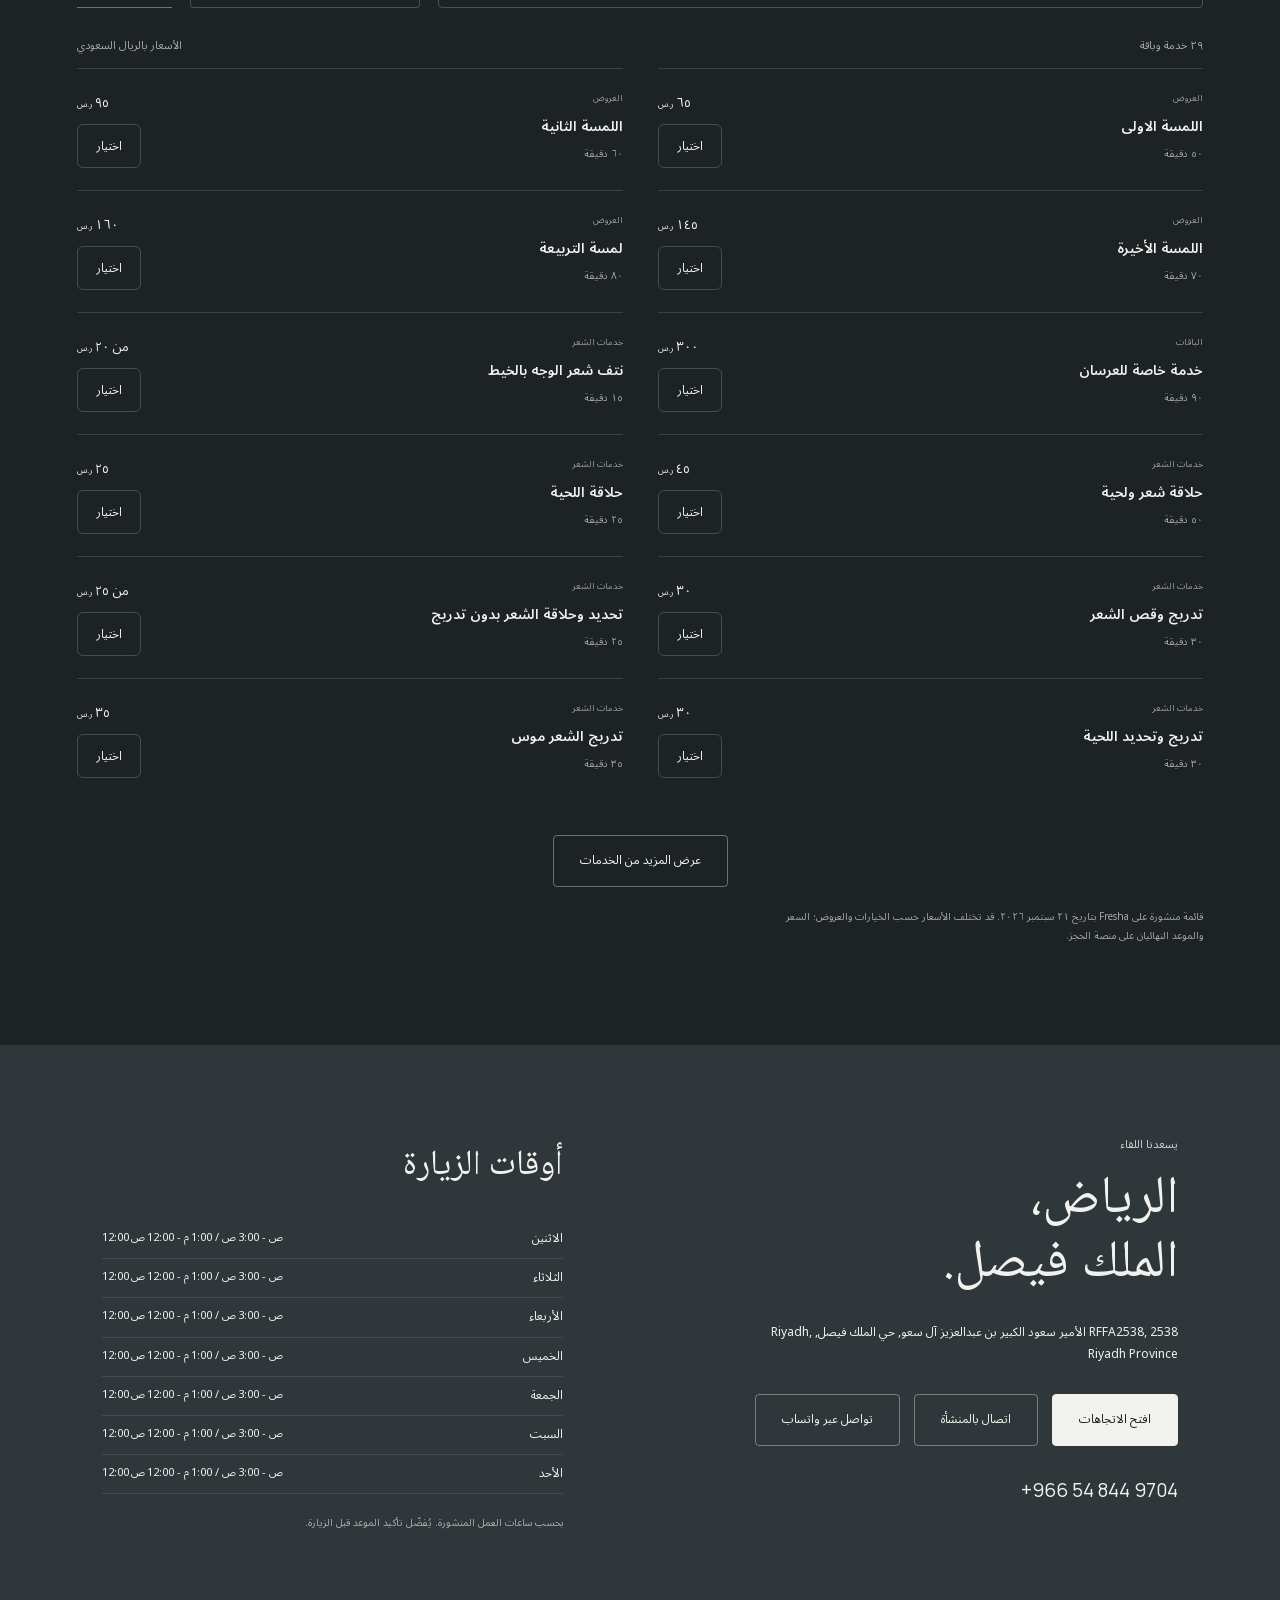
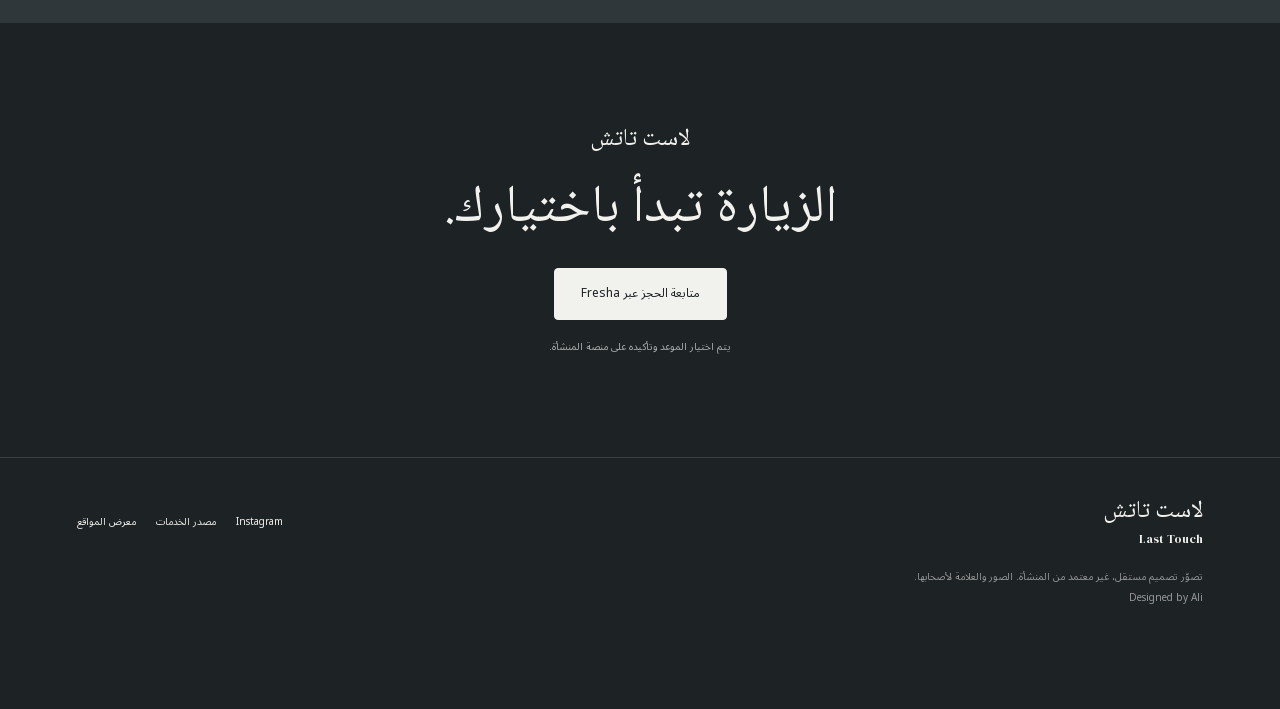
<file: last-touch/index.html>
<!doctype html><html lang="ar" dir="rtl"><head><meta charset="utf-8"><meta name="viewport" content="width=device-width,initial-scale=1"><meta name="robots" content="noindex,nofollow"><title>لاست تاتش | الرياض — تصوّر تصميم</title><meta name="description" content="قصات شعر، عناية باللحية والبشرة، وباقات تختصر تفاصيل زيارتك في حي الملك فيصل."><meta name="theme-color" content="#1d2225"><meta property="og:title" content="لاست تاتش — تصوّر موقع مستقل"><meta property="og:description" content="قصات شعر، عناية باللحية والبشرة، وباقات تختصر تفاصيل زيارتك في حي الملك فيصل."><meta property="og:image" content="https://az212z.github.io/saudi-local-premium-09/last-touch/assets/01.webp"><link rel="icon" href="favicon.svg" type="image/svg+xml"><link rel="stylesheet" href="../shared/fonts.css"><link rel="stylesheet" href="../shared/style.css?v=3"><script src="../shared/app.js?v=2" defer></script></head>
<body class="theme-graphite layout-type" style="--bg:#1d2225;--ink:#f1f1ed;--accent:#d0d6d5;--soft:#30373b">
<a class="skip" href="#main">انتقل إلى المحتوى</a><div class="preview-note">تصوّر تصميم مستقل للعرض — غير معتمد من المنشأة</div>
<header class="site-header"><a href="./" class="brand"><img class="brand-logo" src="assets/logo.webp" alt="شعار لاست تاتش" width="150" height="150" loading="lazy" decoding="async"><span>لاست تاتش<small lang="en" dir="ltr">Last Touch</small></span></a><nav aria-label="القائمة الرئيسية"><a href="#services">الخدمات</a><a href="#work">الصور والأعمال</a><a href="#story">عن المكان</a><a href="#visit">الزيارة والتواصل</a></nav><a class="header-book" href="#services">احجز موعدك</a><button class="menu-toggle" aria-label="فتح القائمة" aria-controls="mobile-menu" aria-expanded="false"><span></span><span></span></button></header>
<main id="main"><section class="hero"><div class="type-title" lang="en">Last<br><i>Touch.</i></div><div class="hero-copy"><p class="place">الرياض، الملك فيصل</p><h1>اللمسة الأخيرة.<br>فرق واضح.</h1><p class="intro">قصات شعر، عناية باللحية والبشرة، وباقات تختصر تفاصيل زيارتك في حي الملك فيصل.</p><div class="hero-actions"><a class="button primary" href="#services">استعرض الخدمات</a><a class="text-link" href="#work">شاهد الصور</a></div></div><div class="type-pic"><img class="hero-photo" src="assets/01.webp" alt="لاست تاتش — من الصور المنشورة" width="909" height="515" fetchpriority="high" loading="eager" decoding="async"></div></section>
<div class="trust-band"><p>الرياض <span>الملك فيصل</span></p><a href="https://www.fresha.com/a/last-touch-riyadh-rffa2538-2538-lmyr-saawd-lkbyr-bn-aabdlaazyz-al-saaw-g3pjc5yh" target="_blank" rel="noopener noreferrer"><b dir="ltr">5 / 5</b><span>736 تقييمًا على Fresha</span></a><p>29 خدمة وباقة<span>استعرض التفاصيل قبل الحجز</span></p></div>
<section class="section featured"><div class="section-heading"><div><p class="section-label">على ذوقك</p><h2>بماذا تبدأ الزيارة؟</h2></div><p>خدمات مختلفة، ومساحة تختار فيها ما يناسبك.</p></div><div class="featured-cats"><a class="feature-cat" href="#services" data-category-pick="خدمات الشعر"><h3>خدمات الشعر</h3><span>استعراض الخدمات</span></a><a class="feature-cat" href="#services" data-category-pick="الباقات"><h3>الباقات</h3><span>استعراض الخدمات</span></a><a class="feature-cat" href="#services" data-category-pick="العناية بالبشرة"><h3>العناية بالبشرة</h3><span>استعراض الخدمات</span></a></div></section>
<section id="work" class="section work"><div class="section-heading"><div><p class="section-label">الصور والأعمال</p><h2>قصّات وتفاصيل</h2></div><a class="text-link" href="https://www.instagram.com/last.touch.barbershop" target="_blank" rel="noopener noreferrer">الحساب على إنستغرام</a></div><div class="gallery"><button class="gallery-item" data-image="0" aria-label="تكبير الصورة 1 من لاست تاتش"><img class="" src="assets/09.webp" alt="لاست تاتش — صورة منشورة 1" width="630" height="1400" loading="lazy" decoding="async"><span class="zoom" aria-hidden="true">عرض الصورة</span></button><button class="gallery-item" data-image="1" aria-label="تكبير الصورة 2 من لاست تاتش"><img class="" src="assets/10.webp" alt="لاست تاتش — صورة منشورة 2" width="720" height="1280" loading="lazy" decoding="async"><span class="zoom" aria-hidden="true">عرض الصورة</span></button><button class="gallery-item" data-image="2" aria-label="تكبير الصورة 3 من لاست تاتش"><img class="" src="assets/11.webp" alt="لاست تاتش — صورة منشورة 3" width="720" height="1280" loading="lazy" decoding="async"><span class="zoom" aria-hidden="true">عرض الصورة</span></button><button class="gallery-item" data-image="3" aria-label="تكبير الصورة 4 من لاست تاتش"><img class="" src="assets/12.webp" alt="لاست تاتش — صورة منشورة 4" width="630" height="1400" loading="lazy" decoding="async"><span class="zoom" aria-hidden="true">عرض الصورة</span></button><button class="gallery-item" data-image="4" aria-label="تكبير الصورة 5 من لاست تاتش"><img class="" src="assets/00.webp" alt="لاست تاتش — صورة منشورة 5" width="909" height="515" loading="lazy" decoding="async"><span class="zoom" aria-hidden="true">عرض الصورة</span></button><button class="gallery-item" data-image="5" aria-label="تكبير الصورة 6 من لاست تاتش"><img class="" src="assets/02.webp" alt="لاست تاتش — صورة منشورة 6" width="909" height="515" loading="lazy" decoding="async"><span class="zoom" aria-hidden="true">عرض الصورة</span></button><button class="gallery-item" data-image="6" aria-label="تكبير الصورة 7 من لاست تاتش"><img class="" src="assets/05.webp" alt="لاست تاتش — صورة منشورة 7" width="909" height="515" loading="lazy" decoding="async"><span class="zoom" aria-hidden="true">عرض الصورة</span></button><button class="gallery-item" data-image="7" aria-label="تكبير الصورة 8 من لاست تاتش"><img class="" src="assets/08.webp" alt="لاست تاتش — صورة منشورة 8" width="909" height="515" loading="lazy" decoding="async"><span class="zoom" aria-hidden="true">عرض الصورة</span></button></div><p class="source-note">صور من الحساب العام وصفحة المنشأة؛ اضغط على أي صورة لعرضها كاملة.</p></section>
<section id="story" class="story-section"><div class="story-photo"><img class="" src="assets/02.webp" alt="لاست تاتش — أجواء وتفاصيل" width="909" height="515" loading="lazy" decoding="async"></div><div class="story-copy"><p class="section-label">لاست تاتش</p><h2>أسلوبك،<br>حتى آخر لمسة.</h2><p>من ترتيب يومي إلى إطلالة جديدة، تتيح قائمة لاست تاتش خيارات حلاقة وعناية وباقات مختلفة. شاهد نماذج القصات المنشورة، وقارن الخدمات ثم تابع إلى اختيار الموعد.</p><a class="text-link" href="#visit">تعرّف على الموقع</a></div></section>
<section id="services" class="section services-section"><div class="section-heading"><div><p class="section-label">خطّط لزيارتك</p><h2>قائمة الخدمات</h2></div><p>اختر ما يناسبك، ثم راجع اختياراتك قبل الانتقال إلى الحجز.</p></div><div class="catalog-toolbar"><div class="search-box"><label for="search">ابحث عن خدمة</label><input id="search" type="search" name="q" placeholder="اسم الخدمة…" autocomplete="off"></div><label class="category-select-label">القسم<select id="category" name="category"><option value="">كل الأقسام</option><option value="العروض">العروض</option><option value="الباقات">الباقات</option><option value="خدمات الشعر">خدمات الشعر</option><option value="العناية بالشعر">العناية بالشعر</option><option value="العناية بالبشرة">العناية بالبشرة</option></select></label><button class="clear-filters text-link" type="button">مسح البحث</button></div><div class="catalog-meta"><p id="result-count" aria-live="polite"></p><p>الأسعار بالريال السعودي</p></div><div id="service-list" class="service-list"></div><div class="load-more-wrap"><button id="load-more" class="button outline" type="button">عرض المزيد من الخدمات</button></div><p class="source-note">قائمة منشورة على Fresha بتاريخ ٢١ سبتمبر ٢٠٢٦. قد تختلف الأسعار حسب الخيارات والعروض؛ السعر والموعد النهائيان على منصة الحجز.</p><noscript><p>لعرض الخدمات والأسعار، افتح <a href="https://www.fresha.com/a/last-touch-riyadh-rffa2538-2538-lmyr-saawd-lkbyr-bn-aabdlaazyz-al-saaw-g3pjc5yh">قائمة المنشأة على Fresha</a>.</p></noscript></section>
<section id="visit" class="visit-section"><div class="visit-info"><p class="section-label">يسعدنا اللقاء</p><h2>الرياض،<br>الملك فيصل.</h2><p>RFFA2538, 2538 الأمير سعود الكبير بن عبدالعزيز آل سعو, حي الملك فيصل, Riyadh, Riyadh Province</p><div class="visit-actions"><a class="button primary" href="https://www.google.com/maps/search/?api=1&amp;query=RFFA2538%2C%202538%20%D8%A7%D9%84%D8%A3%D9%85%D9%8A%D8%B1%20%D8%B3%D8%B9%D9%88%D8%AF%20%D8%A7%D9%84%D9%83%D8%A8%D9%8A%D8%B1%20%D8%A8%D9%86%20%D8%B9%D8%A8%D8%AF%D8%A7%D9%84%D8%B9%D8%B2%D9%8A%D8%B2%20%D8%A2%D9%84%20%D8%B3%D8%B9%D9%88%2C%20Riyadh%2C%2013215%2C%20Riyadh%20Province" target="_blank" rel="noopener noreferrer">افتح الاتجاهات</a><a class="button outline" href="tel:+966548449704">اتصال بالمنشأة</a><a class="button outline whatsapp-contact" href="https://wa.me/966548449704" target="_blank" rel="noopener noreferrer">تواصل عبر واتساب</a></div><a class="phone-number" dir="ltr" href="tel:+966548449704">+966 54 844 9704</a></div><div class="hours"><h3>أوقات الزيارة</h3><dl><div><dt>الاثنين</dt><dd dir="ltr">12:00 ص - 3:00 ص / 1:00 م - 12:00 ص</dd></div><div><dt>الثلاثاء</dt><dd dir="ltr">12:00 ص - 3:00 ص / 1:00 م - 12:00 ص</dd></div><div><dt>الأربعاء</dt><dd dir="ltr">12:00 ص - 3:00 ص / 1:00 م - 12:00 ص</dd></div><div><dt>الخميس</dt><dd dir="ltr">12:00 ص - 3:00 ص / 1:00 م - 12:00 ص</dd></div><div><dt>الجمعة</dt><dd dir="ltr">12:00 ص - 3:00 ص / 1:00 م - 12:00 ص</dd></div><div><dt>السبت</dt><dd dir="ltr">12:00 ص - 3:00 ص / 1:00 م - 12:00 ص</dd></div><div><dt>الأحد</dt><dd dir="ltr">12:00 ص - 3:00 ص / 1:00 م - 12:00 ص</dd></div></dl><small>بحسب ساعات العمل المنشورة. يُفضّل تأكيد الموعد قبل الزيارة.</small></div></section>
<section class="closing"><p>لاست تاتش</p><h2>الزيارة تبدأ باختيارك.</h2><a class="button primary" href="https://www.fresha.com/a/last-touch-riyadh-rffa2538-2538-lmyr-saawd-lkbyr-bn-aabdlaazyz-al-saaw-g3pjc5yh/all-offer?menu=true" target="_blank" rel="noopener noreferrer">متابعة الحجز عبر Fresha</a><small>يتم اختيار الموعد وتأكيده على منصة المنشأة.</small></section></main>
<footer><div class="footer-brand">لاست تاتش<small lang="en">Last Touch</small></div><div><a href="https://www.instagram.com/last.touch.barbershop" target="_blank" rel="noopener noreferrer">Instagram</a><a href="https://www.fresha.com/a/last-touch-riyadh-rffa2538-2538-lmyr-saawd-lkbyr-bn-aabdlaazyz-al-saaw-g3pjc5yh" target="_blank" rel="noopener noreferrer">مصدر الخدمات</a><a href="../">معرض المواقع</a></div><p>تصوّر تصميم مستقل، غير معتمد من المنشأة. الصور والعلامة لأصحابها.</p><small lang="en">Designed by Ali</small></footer>
<a class="whatsapp-float" href="https://wa.me/966548449704" target="_blank" rel="noopener noreferrer" aria-label="تواصل مع لاست تاتش عبر واتساب، يفتح في نافذة جديدة">تواصل عبر واتساب</a>
<button class="selection-bar" id="selection-open" hidden aria-haspopup="dialog"><span>اختيارات الزيارة <b id="selection-count">0</b></span><span id="selection-total"></span><span>مراجعة الاختيارات</span></button>
<dialog id="mobile-menu" class="mobile-menu" aria-label="قائمة التنقل"><button class="close-dialog" aria-label="إغلاق القائمة">إغلاق</button><p>لاست تاتش</p><nav><a href="#services">الخدمات</a><a href="#work">الصور والأعمال</a><a href="#story">عن المكان</a><a href="#visit">الزيارة والتواصل</a></nav></dialog>
<dialog id="gallery-dialog" class="gallery-dialog" aria-label="معرض الصور"><button class="close-dialog" aria-label="إغلاق الصور">إغلاق</button><img id="gallery-full" src="assets/09.webp" alt="صورة كاملة من لاست تاتش" width="1200" height="900"><div><button id="gallery-prev" aria-label="الصورة السابقة">السابقة</button><span id="gallery-count"></span><button id="gallery-next" aria-label="الصورة التالية">التالية</button></div></dialog>
<dialog id="service-dialog" class="service-dialog" aria-label="تفاصيل الخدمة"><button class="close-dialog" aria-label="إغلاق تفاصيل الخدمة">إغلاق</button><div id="service-details"></div></dialog>
<dialog id="selection-dialog" class="selection-dialog" aria-label="اختيارات الزيارة"><button class="close-dialog" aria-label="إغلاق الاختيارات">إغلاق</button><p class="section-label">خطّط لزيارتك</p><h2>اختياراتك</h2><div id="selected-list"></div><div class="selection-summary"></div><p class="selection-explain">هذه قائمة للتخطيط فقط. انسخها للاحتفاظ باختياراتك، ثم اختر الخدمات والموعد على Fresha لتأكيد الحجز.</p><div class="selection-actions"><button class="button outline" id="copy-selection">نسخ الاختيارات</button><a class="button primary" href="https://www.fresha.com/a/last-touch-riyadh-rffa2538-2538-lmyr-saawd-lkbyr-bn-aabdlaazyz-al-saaw-g3pjc5yh/all-offer?menu=true" target="_blank" rel="noopener noreferrer">متابعة الحجز عبر Fresha</a></div><p id="copy-status" aria-live="polite"></p></dialog><div class="toast" role="status" aria-live="polite"></div><script type="application/json" id="site-data">{"name": "لاست تاتش", "services": [{"id": "s:22297229", "name": "اللمسة الاولى", "original": "اللمسة الاولى | The First Touch", "category": "العروض", "price": 65, "starts": false, "minutes": 50, "maxMinutes": 50, "variants": [{"name": "اللمسة الاولى", "price": "SAR 65", "duration": "50 min"}]}, {"id": "s:22297231", "name": "اللمسة الثانية", "original": "اللمسة الثانية | The Second Touch", "category": "العروض", "price": 95, "starts": false, "minutes": 60, "maxMinutes": 60, "variants": [{"name": "اللمسة الثانية", "price": "SAR 95", "duration": "1 hr"}]}, {"id": "s:22297237", "name": "اللمسة الأخيرة", "original": "اللمسة الأخيرة | The Last Touch", "category": "العروض", "price": 145, "starts": false, "minutes": 70, "maxMinutes": 70, "variants": [{"name": "اللمسة الأخيرة", "price": "SAR 145", "duration": "1 hr, 10 min"}]}, {"id": "s:22297248", "name": "لمسة التربيعة", "original": "لمسة التربيعة | QUADRUPLE TOUCH", "category": "العروض", "price": 160, "starts": false, "minutes": 80, "maxMinutes": 80, "variants": [{"name": "لمسة التربيعة", "price": "SAR 160", "duration": "1 hr, 20 min"}]}, {"id": "s:16585920", "name": "خدمة خاصة للعرسان", "original": "V.I.P Service For Grooms | خدمة خاصة للعرسان", "category": "الباقات", "price": 300, "starts": false, "minutes": 90, "maxMinutes": 90, "variants": [{"name": "خدمة خاصة للعرسان", "price": "SAR 300", "duration": "1 hr, 30 min"}]}, {"id": "s:24057924", "name": "نتف شعر الوجه بالخيط", "original": "نتف شعر الوجه بالخيط", "category": "خدمات الشعر", "price": 20, "starts": true, "minutes": 15, "maxMinutes": 15, "variants": [{"name": "نتف شعر الوجه بالخيط", "price": "SAR 20", "duration": "15 min"}]}, {"id": "s:23463656", "name": "حلاقة شعر ولحية", "original": "Haircut and beard | حلاقة شعر ولحية", "category": "خدمات الشعر", "price": 45, "starts": false, "minutes": 50, "maxMinutes": 50, "variants": [{"name": "حلاقة شعر ولحية", "price": "SAR 45", "duration": "50 min"}]}, {"id": "s:22574224", "name": "حلاقة اللحية", "original": "حلاقة اللحية | shaving beard", "category": "خدمات الشعر", "price": 25, "starts": false, "minutes": 25, "maxMinutes": 25, "variants": [{"name": "حلاقة اللحية", "price": "SAR 25", "duration": "25 min"}]}, {"id": "s:22535414", "name": "تدريج وقص الشعر", "original": "تدريج وقص الشعر | fading and cutting hair", "category": "خدمات الشعر", "price": 30, "starts": false, "minutes": 30, "maxMinutes": 30, "variants": [{"name": "تدريج وقص الشعر", "price": "SAR 30", "duration": "30 min"}]}, {"id": "s:16585922", "name": "تحديد وحلاقة الشعر بدون تدريج", "original": "Clipping & trim hair without fading | تحديد وحلاقة الشعر بدون تدريج", "category": "خدمات الشعر", "price": 25, "starts": true, "minutes": 25, "maxMinutes": 25, "variants": [{"name": "تحديد وحلاقة الشعر بدون تدريج", "price": "SAR 25", "duration": "25 min"}]}, {"id": "s:16585927", "name": "تدريج وتحديد اللحية", "original": "تدريج وتحديد اللحية | Fading and trimming beard", "category": "خدمات الشعر", "price": 30, "starts": false, "minutes": 30, "maxMinutes": 30, "variants": [{"name": "تدريج وتحديد اللحية", "price": "SAR 30", "duration": "30 min"}]}, {"id": "s:19969523", "name": "تدريج الشعر موس", "original": "تدريج الشعر موس | SKIN FADE", "category": "خدمات الشعر", "price": 35, "starts": false, "minutes": 35, "maxMinutes": 35, "variants": [{"name": "تدريج الشعر موس", "price": "SAR 35", "duration": "35 min"}]}, {"id": "s:21102270", "name": "تحديد الشعر", "original": "تحديد الشعر", "category": "خدمات الشعر", "price": 10, "starts": true, "minutes": 10, "maxMinutes": 10, "variants": [{"name": "تحديد الشعر", "price": "SAR 10", "duration": "10 min"}]}, {"id": "s:19600174", "name": "غسيل الشعر مع ماسك الشعر", "original": "غسيل الشعر مع ماسك الشعر | Hair washing with hair mask", "category": "خدمات الشعر", "price": 20, "starts": true, "minutes": 15, "maxMinutes": 15, "variants": [{"name": "غسيل الشعر مع ماسك الشعر", "price": "SAR 20", "duration": "15 min"}]}, {"id": "s:16585912", "name": "تصفيف الشعر", "original": "Hairdressing | تصفيف الشعر", "category": "خدمات الشعر", "price": 20, "starts": false, "minutes": 10, "maxMinutes": 10, "variants": [{"name": "تصفيف الشعر", "price": "SAR 20", "duration": "10 min"}]}, {"id": "s:16585929", "name": "صباغة اللحية بالحناء", "original": "Beard Dyeing With Henna | صباغة اللحية بالحناء", "category": "خدمات الشعر", "price": 40, "starts": true, "minutes": 25, "maxMinutes": 25, "variants": [{"name": "صباغة اللحية بالحناء", "price": "SAR 40", "duration": "25 min"}]}, {"id": "s:16585919", "name": "صباغة الشعر بيجن", "original": "Hair Dyeing bigen | صباغة الشعر بيجن", "category": "خدمات الشعر", "price": 75, "starts": false, "minutes": 30, "maxMinutes": 30, "variants": [{"name": "صباغة الشعر بيجن", "price": "SAR 75", "duration": "30 min"}]}, {"id": "s:16585914", "name": "حمام زيت مع البخار", "original": "Hair Oil Bath with Steam | حمام زيت مع البخار", "category": "العناية بالشعر", "price": 60, "starts": true, "minutes": 25, "maxMinutes": 25, "variants": [{"name": "حمام زيت مع البخار", "price": "SAR 60", "duration": "25 min"}]}, {"id": "s:22654559", "name": "قناع العناية بالشعر", "original": "قناع العناية بالشعر | Hair Care Mask", "category": "العناية بالشعر", "price": 20, "starts": false, "minutes": 20, "maxMinutes": 20, "variants": [{"name": "قناع العناية بالشعر", "price": "SAR 20", "duration": "20 min"}]}, {"id": "s:20764621", "name": "ترطيب الشعر", "original": "ترطيب الشعر | Moisturizing hair", "category": "العناية بالشعر", "price": 60, "starts": true, "minutes": 30, "maxMinutes": 30, "variants": [{"name": "ترطيب الشعر", "price": "SAR 60", "duration": "30 min"}]}, {"id": "s:16585930", "name": "بروتين مستوى ١", "original": "Protein L1 | بروتين مستوى ١", "category": "العناية بالشعر", "price": 200, "starts": true, "minutes": 60, "maxMinutes": 60, "variants": [{"name": "بروتين مستوى ١", "price": "SAR 200", "duration": "1 hr"}]}, {"id": "s:16585926", "name": "بروتين مستوى ٢", "original": "Protein L2 | بروتين مستوى ٢", "category": "العناية بالشعر", "price": 300, "starts": true, "minutes": 60, "maxMinutes": 60, "variants": [{"name": "بروتين مستوى ٢", "price": "SAR 300", "duration": "1 hr"}]}, {"id": "s:22694870", "name": "مقشر السكر الرغوي بالنيلة المغربية مع البخار", "original": "مقشر السكر الرغوي بالنيلة المغربية مع البخار", "category": "العناية بالبشرة", "price": 45, "starts": false, "minutes": 25, "maxMinutes": 25, "variants": [{"name": "مقشر السكر الرغوي بالنيلة المغربية مع البخار", "price": "SAR 45", "duration": "25 min"}]}, {"id": "s:22060642", "name": "قناع الاشراقة", "original": "Radiance mask | قناع الاشراقة", "category": "العناية بالبشرة", "price": 15, "starts": false, "minutes": 10, "maxMinutes": 10, "variants": [{"name": "قناع الاشراقة", "price": "SAR 15", "duration": "10 min"}]}, {"id": "s:16585913", "name": "قناع طيني طبيعي", "original": "Natural Clay Mask | قناع طيني طبيعي", "category": "العناية بالبشرة", "price": 35, "starts": true, "minutes": 20, "maxMinutes": 20, "variants": [{"name": "قناع طيني طبيعي", "price": "SAR 35", "duration": "20 min"}]}, {"id": "s:16585915", "name": "قناع اسود", "original": "Black Mask | قناع اسود", "category": "العناية بالبشرة", "price": 25, "starts": true, "minutes": 10, "maxMinutes": 10, "variants": [{"name": "قناع اسود", "price": "SAR 25", "duration": "10 min"}]}, {"id": "s:19511063", "name": "مقشر الوجه مع البخار", "original": "Face Scrub With Steam | مقشر الوجه مع البخار", "category": "العناية بالبشرة", "price": 25, "starts": true, "minutes": 15, "maxMinutes": 15, "variants": [{"name": "مقشر الوجه مع البخار", "price": "SAR 25", "duration": "15 min"}]}, {"id": "s:19470600", "name": "سنفرة باردة", "original": "Cold Peeler | سنفرة باردة", "category": "العناية بالبشرة", "price": 20, "starts": true, "minutes": 10, "maxMinutes": 10, "variants": [{"name": "سنفرة باردة", "price": "SAR 20", "duration": "10 min"}]}, {"id": "s:16585924", "name": "لصقة انف", "original": "Nose Patch | لصقة انف", "category": "العناية بالبشرة", "price": 5, "starts": true, "minutes": 5, "maxMinutes": 5, "variants": [{"name": "لصقة انف", "price": "SAR 5", "duration": "5 min"}]}], "gallery": ["assets/09.webp", "assets/10.webp", "assets/11.webp", "assets/12.webp", "assets/00.webp", "assets/02.webp", "assets/05.webp", "assets/08.webp"], "fresha": "https://www.fresha.com/a/last-touch-riyadh-rffa2538-2538-lmyr-saawd-lkbyr-bn-aabdlaazyz-al-saaw-g3pjc5yh/all-offer?menu=true", "source": "https://www.fresha.com/a/last-touch-riyadh-rffa2538-2538-lmyr-saawd-lkbyr-bn-aabdlaazyz-al-saaw-g3pjc5yh", "key": "last-touch"}</script></body></html>
</file>
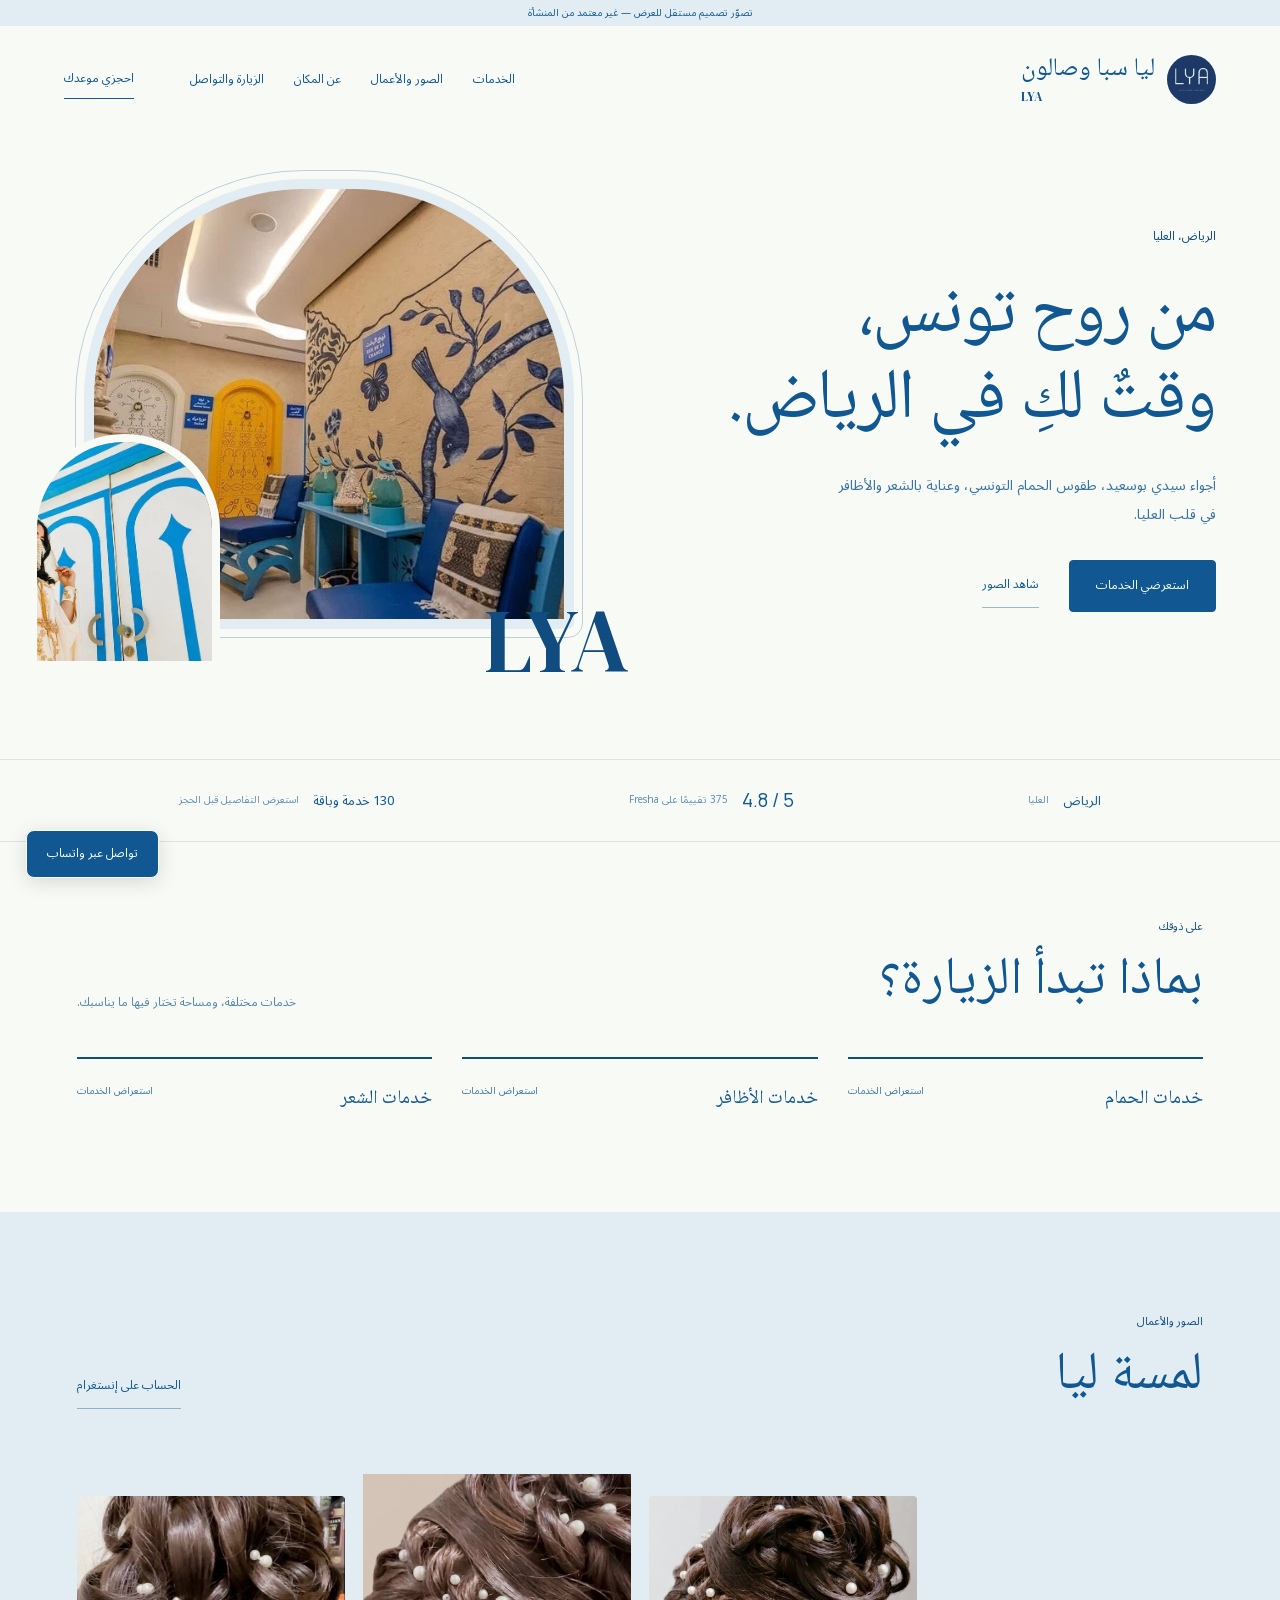
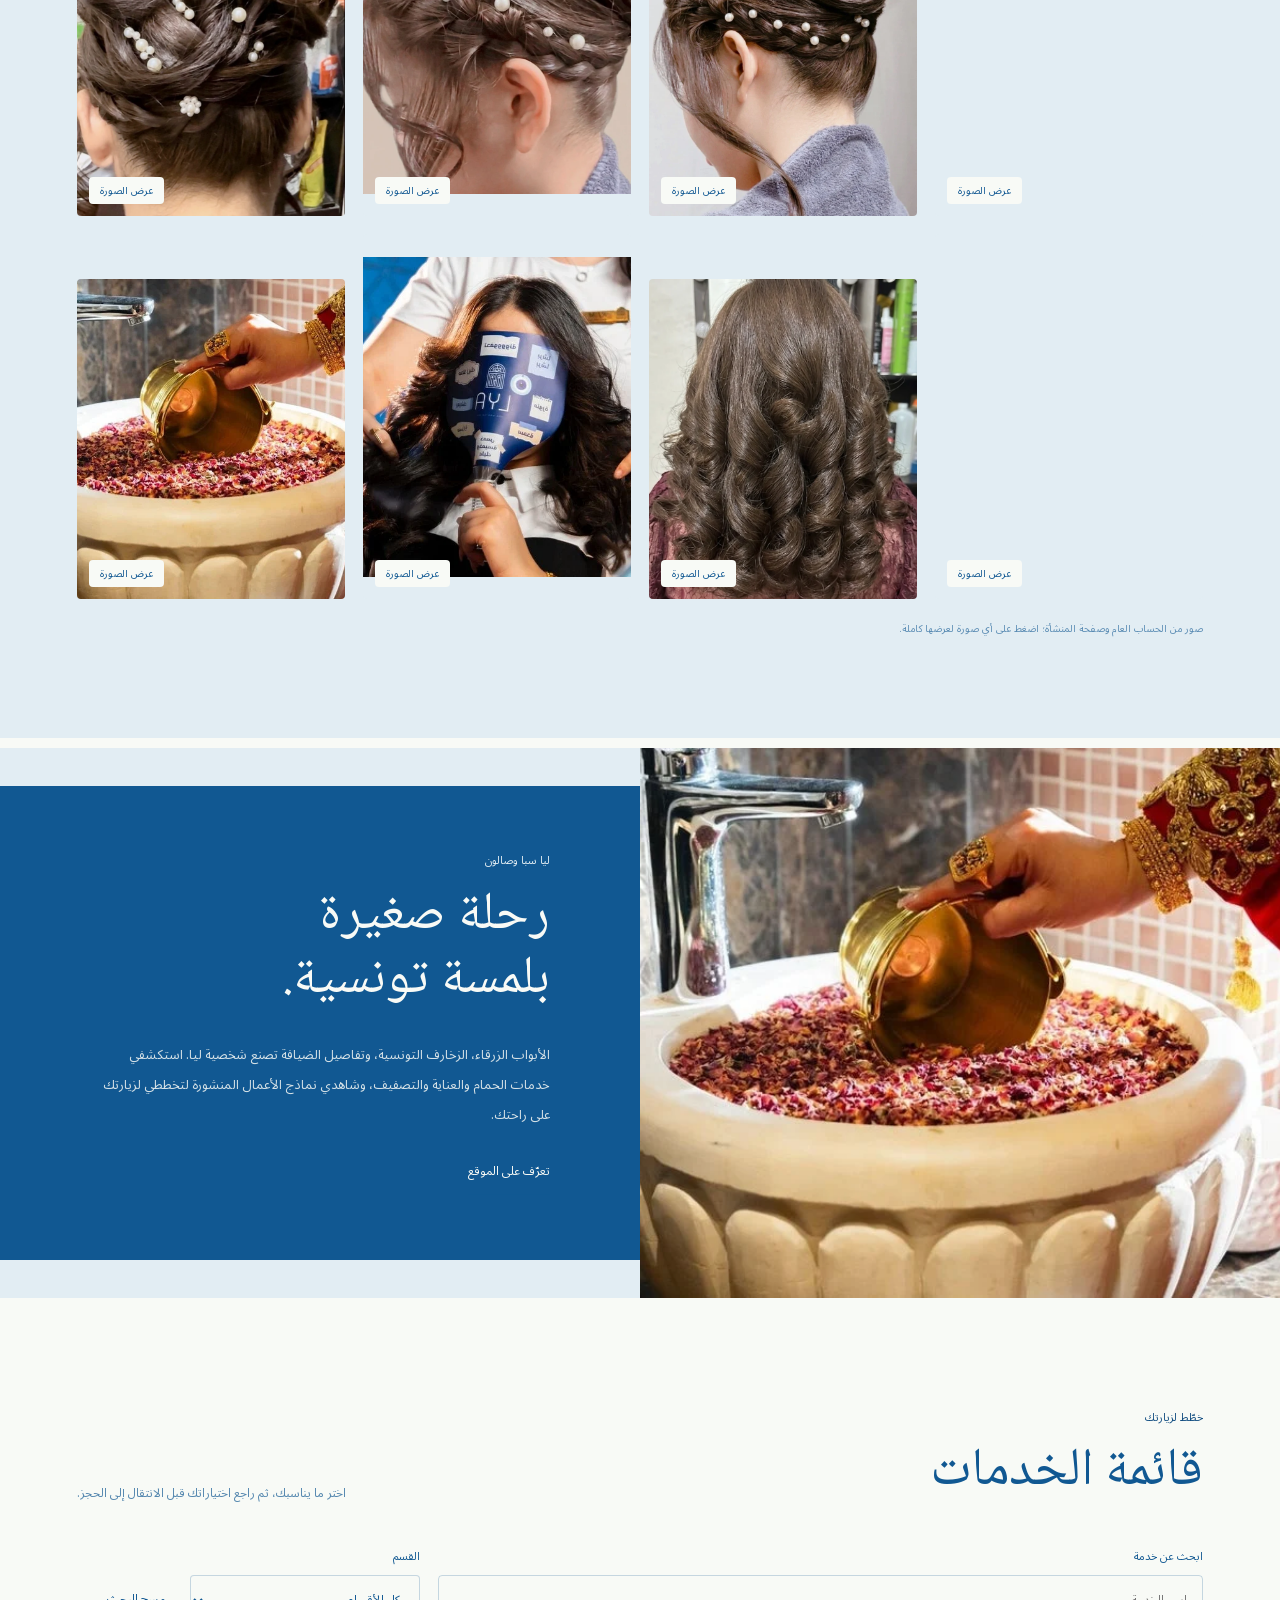
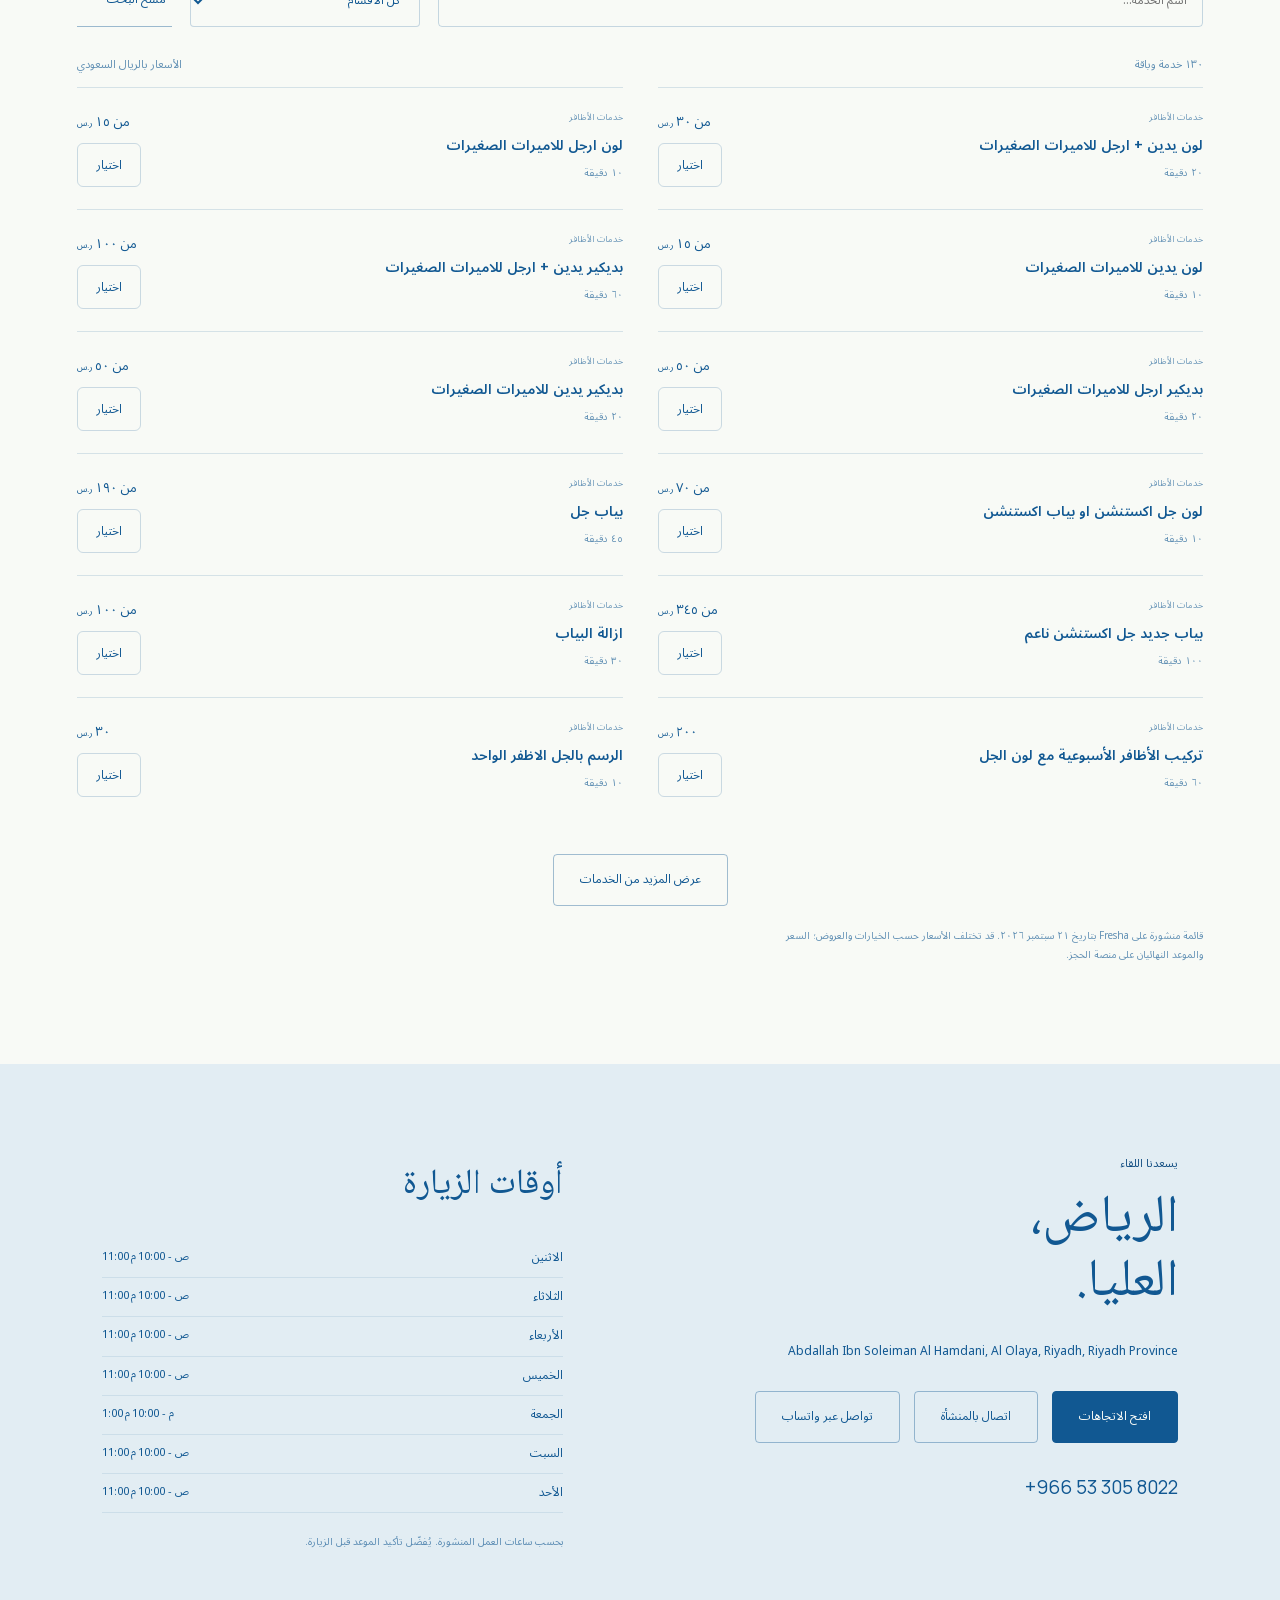
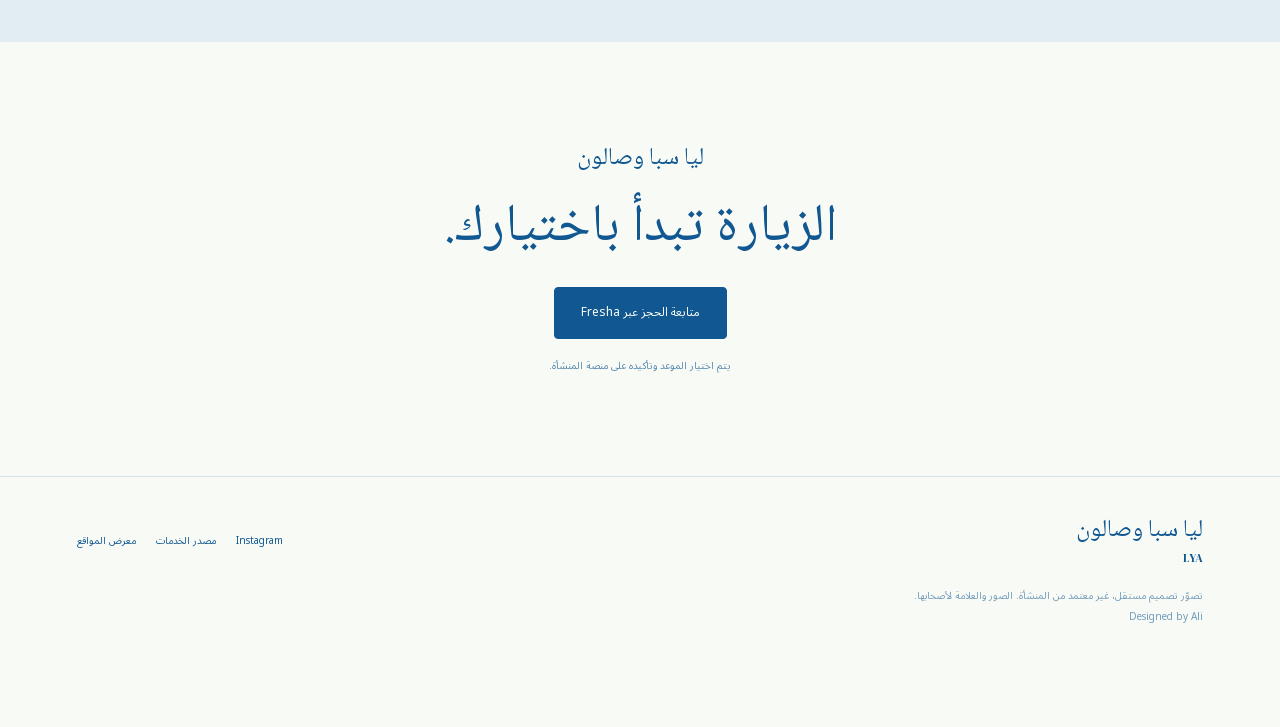
<file: lya-spa/index.html>
<!doctype html><html lang="ar" dir="rtl"><head><meta charset="utf-8"><meta name="viewport" content="width=device-width,initial-scale=1"><meta name="robots" content="noindex,nofollow"><title>ليا سبا وصالون | الرياض — تصوّر تصميم</title><meta name="description" content="أجواء سيدي بوسعيد، طقوس الحمام التونسي، وعناية بالشعر والأظافر في قلب العليا."><meta name="theme-color" content="#f8faf6"><meta property="og:title" content="ليا سبا وصالون — تصوّر موقع مستقل"><meta property="og:description" content="أجواء سيدي بوسعيد، طقوس الحمام التونسي، وعناية بالشعر والأظافر في قلب العليا."><meta property="og:image" content="https://az212z.github.io/saudi-local-premium-09/lya-spa/assets/00.webp"><link rel="icon" href="favicon.svg" type="image/svg+xml"><link rel="stylesheet" href="../shared/fonts.css"><link rel="stylesheet" href="../shared/style.css?v=3"><script src="../shared/app.js?v=2" defer></script></head>
<body class="theme-azure layout-tunis" style="--bg:#f8faf6;--ink:#115892;--accent:#104c80;--soft:#e2edf3">
<a class="skip" href="#main">انتقل إلى المحتوى</a><div class="preview-note">تصوّر تصميم مستقل للعرض — غير معتمد من المنشأة</div>
<header class="site-header"><a href="./" class="brand"><img class="brand-logo" src="assets/logo.webp" alt="شعار ليا سبا وصالون" width="150" height="150" loading="lazy" decoding="async"><span>ليا سبا وصالون<small lang="en" dir="ltr">LYA</small></span></a><nav aria-label="القائمة الرئيسية"><a href="#services">الخدمات</a><a href="#work">الصور والأعمال</a><a href="#story">عن المكان</a><a href="#visit">الزيارة والتواصل</a></nav><a class="header-book" href="#services">احجزي موعدك</a><button class="menu-toggle" aria-label="فتح القائمة" aria-controls="mobile-menu" aria-expanded="false"><span></span><span></span></button></header>
<main id="main"><section class="hero"><div class="hero-copy"><p class="place">الرياض، العليا</p><h1>من روح تونس،<br>وقتٌ لكِ في الرياض.</h1><p class="intro">أجواء سيدي بوسعيد، طقوس الحمام التونسي، وعناية بالشعر والأظافر في قلب العليا.</p><div class="hero-actions"><a class="button primary" href="#services">استعرضي الخدمات</a><a class="text-link" href="#work">شاهد الصور</a></div></div><div class="tunis-pics"><div class="tunis-main"><img class="hero-photo" src="assets/00.webp" alt="ليا سبا وصالون — من الصور المنشورة" width="909" height="515" fetchpriority="high" loading="eager" decoding="async"></div><div class="tunis-small"><img class="hero-photo" src="assets/03.webp" alt="ليا سبا وصالون — من الصور المنشورة" width="909" height="515" loading="lazy" decoding="async"></div><span lang="en" aria-hidden="true">LYA</span></div></section>
<div class="trust-band"><p>الرياض <span>العليا</span></p><a href="https://www.fresha.com/a/lya-spa-salon-riyadh-abdallah-ibn-soleiman-al-hamdani-a7n7o4mk" target="_blank" rel="noopener noreferrer"><b dir="ltr">4.8 / 5</b><span>375 تقييمًا على Fresha</span></a><p>130 خدمة وباقة<span>استعرض التفاصيل قبل الحجز</span></p></div>
<section class="section featured"><div class="section-heading"><div><p class="section-label">على ذوقك</p><h2>بماذا تبدأ الزيارة؟</h2></div><p>خدمات مختلفة، ومساحة تختار فيها ما يناسبك.</p></div><div class="featured-cats"><a class="feature-cat" href="#services" data-category-pick="خدمات الحمام"><h3>خدمات الحمام</h3><span>استعراض الخدمات</span></a><a class="feature-cat" href="#services" data-category-pick="خدمات الأظافر"><h3>خدمات الأظافر</h3><span>استعراض الخدمات</span></a><a class="feature-cat" href="#services" data-category-pick="خدمات الشعر"><h3>خدمات الشعر</h3><span>استعراض الخدمات</span></a></div></section>
<section id="work" class="section work"><div class="section-heading"><div><p class="section-label">الصور والأعمال</p><h2>لمسة ليا</h2></div><a class="text-link" href="https://www.instagram.com/lya.spasalon" target="_blank" rel="noopener noreferrer">الحساب على إنستغرام</a></div><div class="gallery"><button class="gallery-item" data-image="0" aria-label="تكبير الصورة 1 من ليا سبا وصالون"><img class="" src="assets/11.webp" alt="ليا سبا وصالون — صورة منشورة 1" width="750" height="1336" loading="lazy" decoding="async"><span class="zoom" aria-hidden="true">عرض الصورة</span></button><button class="gallery-item" data-image="1" aria-label="تكبير الصورة 2 من ليا سبا وصالون"><img class="" src="assets/12.webp" alt="ليا سبا وصالون — صورة منشورة 2" width="822" height="1400" loading="lazy" decoding="async"><span class="zoom" aria-hidden="true">عرض الصورة</span></button><button class="gallery-item" data-image="2" aria-label="تكبير الصورة 3 من ليا سبا وصالون"><img class="" src="assets/13.webp" alt="ليا سبا وصالون — صورة منشورة 3" width="775" height="1400" loading="lazy" decoding="async"><span class="zoom" aria-hidden="true">عرض الصورة</span></button><button class="gallery-item" data-image="3" aria-label="تكبير الصورة 4 من ليا سبا وصالون"><img class="" src="assets/14.webp" alt="ليا سبا وصالون — صورة منشورة 4" width="844" height="1400" loading="lazy" decoding="async"><span class="zoom" aria-hidden="true">عرض الصورة</span></button><button class="gallery-item" data-image="4" aria-label="تكبير الصورة 5 من ليا سبا وصالون"><img class="" src="assets/17.webp" alt="ليا سبا وصالون — صورة منشورة 5" width="533" height="964" loading="lazy" decoding="async"><span class="zoom" aria-hidden="true">عرض الصورة</span></button><button class="gallery-item" data-image="5" aria-label="تكبير الصورة 6 من ليا سبا وصالون"><img class="" src="assets/18.webp" alt="ليا سبا وصالون — صورة منشورة 6" width="768" height="1364" loading="lazy" decoding="async"><span class="zoom" aria-hidden="true">عرض الصورة</span></button><button class="gallery-item" data-image="6" aria-label="تكبير الصورة 7 من ليا سبا وصالون"><img class="" src="assets/04.webp" alt="ليا سبا وصالون — صورة منشورة 7" width="909" height="515" loading="lazy" decoding="async"><span class="zoom" aria-hidden="true">عرض الصورة</span></button><button class="gallery-item" data-image="7" aria-label="تكبير الصورة 8 من ليا سبا وصالون"><img class="" src="assets/06.webp" alt="ليا سبا وصالون — صورة منشورة 8" width="909" height="515" loading="lazy" decoding="async"><span class="zoom" aria-hidden="true">عرض الصورة</span></button></div><p class="source-note">صور من الحساب العام وصفحة المنشأة؛ اضغط على أي صورة لعرضها كاملة.</p></section>
<section id="story" class="story-section"><div class="story-photo"><img class="" src="assets/06.webp" alt="ليا سبا وصالون — أجواء وتفاصيل" width="909" height="515" loading="lazy" decoding="async"></div><div class="story-copy"><p class="section-label">ليا سبا وصالون</p><h2>رحلة صغيرة<br>بلمسة تونسية.</h2><p>الأبواب الزرقاء، الزخارف التونسية، وتفاصيل الضيافة تصنع شخصية ليا. استكشفي خدمات الحمام والعناية والتصفيف، وشاهدي نماذج الأعمال المنشورة لتخططي لزيارتك على راحتك.</p><a class="text-link" href="#visit">تعرّف على الموقع</a></div></section>
<section id="services" class="section services-section"><div class="section-heading"><div><p class="section-label">خطّط لزيارتك</p><h2>قائمة الخدمات</h2></div><p>اختر ما يناسبك، ثم راجع اختياراتك قبل الانتقال إلى الحجز.</p></div><div class="catalog-toolbar"><div class="search-box"><label for="search">ابحث عن خدمة</label><input id="search" type="search" name="q" placeholder="اسم الخدمة…" autocomplete="off"></div><label class="category-select-label">القسم<select id="category" name="category"><option value="">كل الأقسام</option><option value="خدمات الأظافر">خدمات الأظافر</option><option value="خدمات إضافية">خدمات إضافية</option><option value="الجل اكستنشن">الجل اكستنشن</option><option value="خدمات البشرة">خدمات البشرة</option><option value="خدمات المساج">خدمات المساج</option><option value="خدمات الحمام">خدمات الحمام</option><option value="إزالة الشعر">إزالة الشعر</option><option value="قص الشعر">قص الشعر</option><option value="خدمات الشعر">خدمات الشعر</option><option value="علاجات الشعر">علاجات الشعر</option><option value="صبغة الشعر">صبغة الشعر</option><option value="صبغة الشعر خالية من الامونيا">صبغة الشعر خالية من الامونيا</option><option value="جلسة تنظيف الفروة">جلسة تنظيف الفروة</option><option value="الرموش">الرموش</option><option value="السدر والحناء">السدر والحناء</option><option value="خدمات المكياج">خدمات المكياج</option></select></label><button class="clear-filters text-link" type="button">مسح البحث</button></div><div class="catalog-meta"><p id="result-count" aria-live="polite"></p><p>الأسعار بالريال السعودي</p></div><div id="service-list" class="service-list"></div><div class="load-more-wrap"><button id="load-more" class="button outline" type="button">عرض المزيد من الخدمات</button></div><p class="source-note">قائمة منشورة على Fresha بتاريخ ٢١ سبتمبر ٢٠٢٦. قد تختلف الأسعار حسب الخيارات والعروض؛ السعر والموعد النهائيان على منصة الحجز.</p><noscript><p>لعرض الخدمات والأسعار، افتح <a href="https://www.fresha.com/a/lya-spa-salon-riyadh-abdallah-ibn-soleiman-al-hamdani-a7n7o4mk">قائمة المنشأة على Fresha</a>.</p></noscript></section>
<section id="visit" class="visit-section"><div class="visit-info"><p class="section-label">يسعدنا اللقاء</p><h2>الرياض،<br>العليا.</h2><p>Abdallah Ibn Soleiman Al Hamdani, Al Olaya, Riyadh, Riyadh Province</p><div class="visit-actions"><a class="button primary" href="https://www.google.com/maps/search/?api=1&amp;query=Abdallah%20Ibn%20Soleiman%20Al%20Hamdani%2C%20Riyadh%2C%2012241%2C%20Riyadh%20Province" target="_blank" rel="noopener noreferrer">افتح الاتجاهات</a><a class="button outline" href="tel:+966533058022">اتصال بالمنشأة</a><a class="button outline whatsapp-contact" href="https://wa.me/966533058022" target="_blank" rel="noopener noreferrer">تواصل عبر واتساب</a></div><a class="phone-number" dir="ltr" href="tel:+966533058022">+966 53 305 8022</a></div><div class="hours"><h3>أوقات الزيارة</h3><dl><div><dt>الاثنين</dt><dd dir="ltr">11:00 ص - 10:00 م</dd></div><div><dt>الثلاثاء</dt><dd dir="ltr">11:00 ص - 10:00 م</dd></div><div><dt>الأربعاء</dt><dd dir="ltr">11:00 ص - 10:00 م</dd></div><div><dt>الخميس</dt><dd dir="ltr">11:00 ص - 10:00 م</dd></div><div><dt>الجمعة</dt><dd dir="ltr">1:00 م - 10:00 م</dd></div><div><dt>السبت</dt><dd dir="ltr">11:00 ص - 10:00 م</dd></div><div><dt>الأحد</dt><dd dir="ltr">11:00 ص - 10:00 م</dd></div></dl><small>بحسب ساعات العمل المنشورة. يُفضّل تأكيد الموعد قبل الزيارة.</small></div></section>
<section class="closing"><p>ليا سبا وصالون</p><h2>الزيارة تبدأ باختيارك.</h2><a class="button primary" href="https://www.fresha.com/a/lya-spa-salon-riyadh-abdallah-ibn-soleiman-al-hamdani-a7n7o4mk/all-offer?menu=true" target="_blank" rel="noopener noreferrer">متابعة الحجز عبر Fresha</a><small>يتم اختيار الموعد وتأكيده على منصة المنشأة.</small></section></main>
<footer><div class="footer-brand">ليا سبا وصالون<small lang="en">LYA</small></div><div><a href="https://www.instagram.com/lya.spasalon" target="_blank" rel="noopener noreferrer">Instagram</a><a href="https://www.fresha.com/a/lya-spa-salon-riyadh-abdallah-ibn-soleiman-al-hamdani-a7n7o4mk" target="_blank" rel="noopener noreferrer">مصدر الخدمات</a><a href="../">معرض المواقع</a></div><p>تصوّر تصميم مستقل، غير معتمد من المنشأة. الصور والعلامة لأصحابها.</p><small lang="en">Designed by Ali</small></footer>
<a class="whatsapp-float" href="https://wa.me/966533058022" target="_blank" rel="noopener noreferrer" aria-label="تواصل مع ليا سبا وصالون عبر واتساب، يفتح في نافذة جديدة">تواصل عبر واتساب</a>
<button class="selection-bar" id="selection-open" hidden aria-haspopup="dialog"><span>اختيارات الزيارة <b id="selection-count">0</b></span><span id="selection-total"></span><span>مراجعة الاختيارات</span></button>
<dialog id="mobile-menu" class="mobile-menu" aria-label="قائمة التنقل"><button class="close-dialog" aria-label="إغلاق القائمة">إغلاق</button><p>ليا سبا وصالون</p><nav><a href="#services">الخدمات</a><a href="#work">الصور والأعمال</a><a href="#story">عن المكان</a><a href="#visit">الزيارة والتواصل</a></nav></dialog>
<dialog id="gallery-dialog" class="gallery-dialog" aria-label="معرض الصور"><button class="close-dialog" aria-label="إغلاق الصور">إغلاق</button><img id="gallery-full" src="assets/11.webp" alt="صورة كاملة من ليا سبا وصالون" width="1200" height="900"><div><button id="gallery-prev" aria-label="الصورة السابقة">السابقة</button><span id="gallery-count"></span><button id="gallery-next" aria-label="الصورة التالية">التالية</button></div></dialog>
<dialog id="service-dialog" class="service-dialog" aria-label="تفاصيل الخدمة"><button class="close-dialog" aria-label="إغلاق تفاصيل الخدمة">إغلاق</button><div id="service-details"></div></dialog>
<dialog id="selection-dialog" class="selection-dialog" aria-label="اختيارات الزيارة"><button class="close-dialog" aria-label="إغلاق الاختيارات">إغلاق</button><p class="section-label">خطّط لزيارتك</p><h2>اختياراتك</h2><div id="selected-list"></div><div class="selection-summary"></div><p class="selection-explain">هذه قائمة للتخطيط فقط. انسخها للاحتفاظ باختياراتك، ثم اختر الخدمات والموعد على Fresha لتأكيد الحجز.</p><div class="selection-actions"><button class="button outline" id="copy-selection">نسخ الاختيارات</button><a class="button primary" href="https://www.fresha.com/a/lya-spa-salon-riyadh-abdallah-ibn-soleiman-al-hamdani-a7n7o4mk/all-offer?menu=true" target="_blank" rel="noopener noreferrer">متابعة الحجز عبر Fresha</a></div><p id="copy-status" aria-live="polite"></p></dialog><div class="toast" role="status" aria-live="polite"></div><script type="application/json" id="site-data">{"name": "ليا سبا وصالون", "services": [{"id": "s:23914334", "name": "لون يدين + ارجل للاميرات الصغيرات", "original": "لون يدين + ارجل للاميرات الصغيرات", "category": "خدمات الأظافر", "price": 30, "starts": true, "minutes": 20, "maxMinutes": 20, "variants": [{"name": "لون يدين + ارجل للاميرات الصغيرات", "price": "SAR 30", "duration": "20 min"}]}, {"id": "s:23914333", "name": "لون ارجل للاميرات الصغيرات", "original": "لون ارجل للاميرات الصغيرات", "category": "خدمات الأظافر", "price": 15, "starts": true, "minutes": 10, "maxMinutes": 10, "variants": [{"name": "لون ارجل للاميرات الصغيرات", "price": "SAR 15", "duration": "10 min"}]}, {"id": "s:23914328", "name": "لون يدين للاميرات الصغيرات", "original": "لون يدين للاميرات الصغيرات", "category": "خدمات الأظافر", "price": 15, "starts": true, "minutes": 10, "maxMinutes": 10, "variants": [{"name": "لون يدين للاميرات الصغيرات", "price": "SAR 15", "duration": "10 min"}]}, {"id": "s:23914325", "name": "بديكير يدين + ارجل للاميرات الصغيرات", "original": "بديكير يدين + ارجل للاميرات الصغيرات", "category": "خدمات الأظافر", "price": 100, "starts": true, "minutes": 60, "maxMinutes": 60, "variants": [{"name": "بديكير يدين + ارجل للاميرات الصغيرات", "price": "SAR 100", "duration": "1 hr"}]}, {"id": "s:23914322", "name": "بديكير ارجل للاميرات الصغيرات", "original": "بديكير ارجل للاميرات الصغيرات", "category": "خدمات الأظافر", "price": 50, "starts": true, "minutes": 20, "maxMinutes": 20, "variants": [{"name": "بديكير ارجل للاميرات الصغيرات", "price": "SAR 50", "duration": "20 min"}]}, {"id": "s:23914318", "name": "بديكير يدين للاميرات الصغيرات", "original": "بديكير يدين للاميرات الصغيرات", "category": "خدمات الأظافر", "price": 50, "starts": true, "minutes": 20, "maxMinutes": 20, "variants": [{"name": "بديكير يدين للاميرات الصغيرات", "price": "SAR 50", "duration": "20 min"}]}, {"id": "s:23843588", "name": "لون جل اكستنشن او بياب اكستنشن", "original": "لون جل اكستنشن او بياب اكستنشن", "category": "خدمات الأظافر", "price": 70, "starts": true, "minutes": 10, "maxMinutes": 10, "variants": [{"name": "لون جل اكستنشن او بياب اكستنشن", "price": "SAR 70", "duration": "10 min"}]}, {"id": "s:23815406", "name": "بياب جل", "original": "بياب جل", "category": "خدمات الأظافر", "price": 190, "starts": true, "minutes": 45, "maxMinutes": 45, "variants": [{"name": "بياب جل", "price": "SAR 190", "duration": "45 min"}]}, {"id": "s:23471540", "name": "بياب جديد جل اكستنشن ناعم", "original": "بياب جديد جل اكستنشن ناعم", "category": "خدمات الأظافر", "price": 345, "starts": true, "minutes": 100, "maxMinutes": 100, "variants": [{"name": "بياب جديد جل اكستنشن ناعم", "price": "SAR 345", "duration": "1 hr, 40 min"}]}, {"id": "s:21611264", "name": "ازالة البياب", "original": "ازالة البياب", "category": "خدمات الأظافر", "price": 100, "starts": true, "minutes": 30, "maxMinutes": 30, "variants": [{"name": "ازالة البياب", "price": "SAR 100", "duration": "30 min"}]}, {"id": "s:17005746", "name": "تركيب الأظافر الأسبوعية مع لون الجل", "original": "Press-On Nails With Gel Polish | تركيب الأظافر الأسبوعية مع لون الجل", "category": "خدمات الأظافر", "price": 200, "starts": false, "minutes": 60, "maxMinutes": 60, "variants": [{"name": "تركيب الأظافر الأسبوعية مع لون الجل", "price": "SAR 200", "duration": "1 hr"}]}, {"id": "s:17005690", "name": "الرسم بالجل الاظفر الواحد", "original": "Nail Art With Gel Color | الرسم بالجل الاظفر الواحد", "category": "خدمات الأظافر", "price": 30, "starts": false, "minutes": 10, "maxMinutes": 10, "variants": [{"name": "الرسم بالجل الاظفر الواحد", "price": "SAR 30", "duration": "10 min"}]}, {"id": "s:23711054", "name": "مايكرو حواجب", "original": "مايكرو حواجب", "category": "خدمات إضافية", "price": 1600, "starts": false, "minutes": 180, "maxMinutes": 180, "variants": [{"name": "مايكرو حواجب", "price": "SAR 1,600", "duration": "3 hr"}]}, {"id": "s:19425561", "name": "صبغة حواجب و تشقير", "original": "صبغة حواجب و تشقير", "category": "خدمات إضافية", "price": 50, "starts": true, "minutes": 30, "maxMinutes": 30, "variants": [{"name": "صبغة حواجب و تشقير", "price": "SAR 50", "duration": "30 min"}]}, {"id": "s:18164282", "name": "بروفة شعر", "original": "Test |بروفة شعر", "category": "خدمات إضافية", "price": 10, "starts": true, "minutes": 15, "maxMinutes": 15, "variants": [{"name": "بروفة شعر", "price": "SAR 10", "duration": "15 min"}]}, {"id": "s:21407041", "name": "hard gel for natural nails/طبقة هارد جل", "original": "hard gel for natural nails/طبقة هارد جل", "category": "الجل اكستنشن", "price": 250, "starts": false, "minutes": 120, "maxMinutes": 120, "variants": [{"name": "hard gel for natural nails/طبقة هارد جل", "price": "SAR 250", "duration": "2 hr"}]}, {"id": "s:18164243", "name": "اصلاح ظفر", "original": "اصلاح ظفر", "category": "الجل اكستنشن", "price": 20, "starts": true, "minutes": 15, "maxMinutes": 15, "variants": [{"name": "اصلاح ظفر", "price": "SAR 20", "duration": "15 min"}]}, {"id": "s:17005747", "name": "البرافين", "original": "Paraffin | البرافين", "category": "الجل اكستنشن", "price": 50, "starts": false, "minutes": 30, "maxMinutes": 30, "variants": [{"name": "لليدين  مع مساج", "price": "SAR 50", "duration": "30 min"}, {"name": "للقدمين مع مساج", "price": "SAR 50", "duration": "30 min"}]}, {"id": "s:17005724", "name": "إزالة الجل اكستنشن مع العناية بالأظافر", "original": "Gel Extention Removal With Nail Care Session | إزالة الجل اكستنشن مع العناية بالأظافر", "category": "الجل اكستنشن", "price": 150, "starts": false, "minutes": 60, "maxMinutes": 60, "variants": [{"name": "إزالة الجل اكستنشن مع العناية بالأظافر", "price": "SAR 150", "duration": "1 hr"}]}, {"id": "s:17005709", "name": "جل اكستنشن ( هارد جل )", "original": "Gel Extention | جل اكستنشن ( هارد جل )", "category": "الجل اكستنشن", "price": 345, "starts": false, "minutes": 90, "maxMinutes": 90, "variants": [{"name": "جل اكستنشن ( هارد جل )", "price": "SAR 345", "duration": "1 hr, 30 min"}]}, {"id": "s:25267122", "name": "جلسة محاربة علامات التقدم في العمر", "original": "جلسة محاربة علامات التقدم في العمر", "category": "خدمات البشرة", "price": 749, "starts": false, "minutes": 60, "maxMinutes": 60, "variants": [{"name": "جلسة محاربة علامات التقدم في العمر", "price": "SAR 749", "duration": "1 hr"}]}, {"id": "s:25267117", "name": "جلسة تفتيح الهالات والعناية بمحيط العين", "original": "جلسة تفتيح الهالات والعناية بمحيط العين", "category": "خدمات البشرة", "price": 399, "starts": false, "minutes": 60, "maxMinutes": 60, "variants": [{"name": "جلسة تفتيح الهالات والعناية بمحيط العين", "price": "SAR 399", "duration": "1 hr"}]}, {"id": "s:25267112", "name": "جلسة الخلايا الجذعية", "original": "جلسة الخلايا الجذعية", "category": "خدمات البشرة", "price": 499, "starts": false, "minutes": 60, "maxMinutes": 60, "variants": [{"name": "جلسة الخلايا الجذعية", "price": "SAR 499", "duration": "1 hr"}]}, {"id": "s:25267108", "name": "باقة التفتيح وعلاج التصبغات", "original": "باقة التفتيح وعلاج التصبغات", "category": "خدمات البشرة", "price": 2000, "starts": false, "minutes": 60, "maxMinutes": 60, "variants": [{"name": "باقة التفتيح وعلاج التصبغات", "price": "SAR 2,000", "duration": "1 hr"}]}, {"id": "s:17005800", "name": "جلسة تنظيف البشرة الكلاسيك", "original": "Classic Facial Seesion | جلسة تنظيف البشرة الكلاسيك", "category": "خدمات البشرة", "price": 349, "starts": true, "minutes": 60, "maxMinutes": 60, "variants": [{"name": "جلسة تنظيف البشرة الكلاسيك", "price": "SAR 349", "duration": "1 hr"}]}, {"id": "s:17005802", "name": "جلسة ليا لتنظيف البشرة", "original": "Lya Facial Session | جلسة ليا لتنظيف البشرة", "category": "خدمات البشرة", "price": 450, "starts": true, "minutes": 60, "maxMinutes": 60, "variants": [{"name": "جلسة ليا لتنظيف البشرة", "price": "SAR 450", "duration": "1 hr"}]}, {"id": "s:17005801", "name": "جلسة تنظيف البشرة مع ماسك النضارة", "original": "Deep Facial Session With Freshness Mask | جلسة تنظيف البشرة مع ماسك النضارة", "category": "خدمات البشرة", "price": 500, "starts": true, "minutes": 75, "maxMinutes": 75, "variants": [{"name": "جلسة تنظيف البشرة مع ماسك النضارة", "price": "SAR 500", "duration": "1 hr, 15 min"}]}, {"id": "s:24820340", "name": "The Prestige Hand & Foot Ritual", "original": "The Prestige Hand & Foot Ritual", "category": "خدمات المساج", "price": 700, "starts": false, "minutes": 30, "maxMinutes": 30, "variants": [{"name": "The Prestige Hand & Foot Ritual", "price": "SAR 700", "duration": "30 min"}]}, {"id": "s:23519674", "name": "علاج السدر المكثف مع مساج", "original": "علاج السدر المكثف مع مساج", "category": "خدمات المساج", "price": 200, "starts": false, "minutes": 60, "maxMinutes": 60, "variants": [{"name": "علاج السدر المكثف مع مساج", "price": "SAR 200", "duration": "1 hr"}]}, {"id": "s:23511654", "name": "المساج لتنظيف فروة الرأس", "original": "المساج لتنظيف فروة الرأس", "category": "خدمات المساج", "price": 200, "starts": false, "minutes": 40, "maxMinutes": 40, "variants": [{"name": "المساج لتنظيف فروة الرأس", "price": "SAR 200", "duration": "40 min"}]}, {"id": "s:23481689", "name": "مساج للأقدام لمدة عشرين دقيقة ( بعد خدمة البوديكير)", "original": "Foot Massage After Pedicure For 15 Minutes | مساج للأقدام لمدة عشرين دقيقة ( بعد خدمة البوديكير)", "category": "خدمات المساج", "price": 80, "starts": true, "minutes": 15, "maxMinutes": 15, "variants": [{"name": "مساج للأقدام لمدة عشرين دقيقة ( بعد خدمة البوديكير)", "price": "SAR 80", "duration": "15 min"}]}, {"id": "s:23481671", "name": "Massag head and shouldersمساج راس و اكتاف ة", "original": "Massag head and shouldersمساج راس و اكتاف ة", "category": "خدمات المساج", "price": 80, "starts": true, "minutes": 15, "maxMinutes": 15, "variants": [{"name": "Massag head and shouldersمساج راس و اكتاف ة", "price": "SAR 80", "duration": "15 min"}]}, {"id": "s:23481633", "name": "Anti-Stress Massage (مساج مضاد للتوتر 40 دقيقة", "original": "Anti-Stress Massage (مساج مضاد للتوتر 40 دقيقة", "category": "خدمات المساج", "price": 200, "starts": false, "minutes": 40, "maxMinutes": 40, "variants": [{"name": "Anti-Stress Massage (مساج مضاد للتوتر 40 دقيقة", "price": "SAR 200", "duration": "40 min"}]}, {"id": "s:23481173", "name": "Reflexology (العلاج بالانعكاسات)", "original": "Reflexology (العلاج بالانعكاسات)", "category": "خدمات المساج", "price": 150, "starts": false, "minutes": 30, "maxMinutes": 30, "variants": [{"name": "Reflexology (العلاج بالانعكاسات)", "price": "SAR 150", "duration": "30 min"}]}, {"id": "s:23481168", "name": "Back & Neck Massage (مساج الظهر والرقبة)", "original": "Back & Neck Massage (مساج الظهر والرقبة)", "category": "خدمات المساج", "price": 120, "starts": false, "minutes": 30, "maxMinutes": 30, "variants": [{"name": "Back & Neck Massage (مساج الظهر والرقبة)", "price": "SAR 120", "duration": "30 min"}]}, {"id": "s:23481152", "name": "Anti-Stress Massage (مساج مضاد للتوتر) لمدة ساعه", "original": "Anti-Stress Massage (مساج مضاد للتوتر) لمدة ساعه", "category": "خدمات المساج", "price": 300, "starts": false, "minutes": 60, "maxMinutes": 60, "variants": [{"name": "Anti-Stress Massage (مساج مضاد للتوتر) لمدة ساعه", "price": "SAR 300", "duration": "1 hr"}]}, {"id": "s:23481148", "name": "Bamboo Massage (مساج البامبو)", "original": "Bamboo Massage (مساج البامبو)", "category": "خدمات المساج", "price": 300, "starts": false, "minutes": 60, "maxMinutes": 60, "variants": [{"name": "Bamboo Massage (مساج البامبو)", "price": "SAR 300", "duration": "1 hr"}]}, {"id": "s:23481101", "name": "Combination Massage (مساج مدمج", "original": "Combination Massage (مساج مدمج", "category": "خدمات المساج", "price": 300, "starts": false, "minutes": 60, "maxMinutes": 60, "variants": [{"name": "Combination Massage (مساج مدمج", "price": "SAR 300", "duration": "1 hr"}]}, {"id": "s:23481083", "name": "Hot Candle Massage (مساج الشمع الدافئ)", "original": "Hot Candle Massage (مساج الشمع الدافئ)", "category": "خدمات المساج", "price": 200, "starts": false, "minutes": 40, "maxMinutes": 40, "variants": [{"name": "Hot Candle Massage (مساج الشمع الدافئ)", "price": "SAR 200", "duration": "40 min"}]}, {"id": "s:24643808", "name": "حمام دار الباي", "original": "حمام دار الباي", "category": "خدمات الحمام", "price": 800, "starts": false, "minutes": 90, "maxMinutes": 90, "variants": [{"name": "حمام دار الباي", "price": "SAR 800", "duration": "1 hr, 30 min"}]}, {"id": "s:24420824", "name": "حمام عروس + قفطان + زفة", "original": "حمام عروس + قفطان + زفة", "category": "خدمات الحمام", "price": 1200, "starts": false, "minutes": 120, "maxMinutes": 120, "variants": [{"name": "حمام عروس + قفطان + زفة", "price": "SAR 1,200", "duration": "2 hr"}]}, {"id": "s:23487770", "name": "Postpartum Detox & Binding Bath حمام النفاس بالكبس/الشد", "original": "Postpartum Detox & Binding Bath حمام النفاس بالكبس/الشد", "category": "خدمات الحمام", "price": 600, "starts": false, "minutes": 90, "maxMinutes": 90, "variants": [{"name": "Postpartum Detox & Binding Bath حمام النفاس بالكبس/الشد", "price": "SAR 600", "duration": "1 hr, 30 min"}]}, {"id": "s:22854983", "name": "حمّام صحراوي - مغربي", "original": "حمّام صحراوي - مغربي", "category": "خدمات الحمام", "price": 400, "starts": false, "minutes": 60, "maxMinutes": 60, "variants": [{"name": "حمّام صحراوي - مغربي", "price": "SAR 400", "duration": "1 hr"}]}, {"id": "s:22854975", "name": "حمام مغربي للعروس", "original": "حمام مغربي للعروس", "category": "خدمات الحمام", "price": 570, "starts": false, "minutes": 60, "maxMinutes": 60, "variants": [{"name": "حمام مغربي للعروس", "price": "SAR 570", "duration": "1 hr"}]}, {"id": "s:22854967", "name": "حمام مغربي (ملكة أمازيغية) - ملكي", "original": "حمام مغربي (ملكة أمازيغية) - ملكي", "category": "خدمات الحمام", "price": 490, "starts": false, "minutes": 60, "maxMinutes": 60, "variants": [{"name": "حمام مغربي (ملكة أمازيغية) - ملكي", "price": "SAR 490", "duration": "1 hr"}]}, {"id": "s:22854942", "name": "\"حمام مغربي \" حمام زوين", "original": "\"حمام مغربي \" حمام زوين", "category": "خدمات الحمام", "price": 390, "starts": false, "minutes": 60, "maxMinutes": 60, "variants": [{"name": "\"حمام مغربي \" حمام زوين", "price": "SAR 390", "duration": "1 hr"}]}, {"id": "s:22854752", "name": "حمّام مغربي تافوكت (أمازيغي = الشمس)", "original": "حمّام مغربي تافوكت (أمازيغي = الشمس)", "category": "خدمات الحمام", "price": 325, "starts": false, "minutes": 60, "maxMinutes": 60, "variants": [{"name": "حمّام مغربي تافوكت (أمازيغي = الشمس)", "price": "SAR 325", "duration": "1 hr"}]}, {"id": "s:17005744", "name": "حمام عليسة (نضارة)-تونسي", "original": "Hammam Alisa | حمام عليسة (نضارة)-تونسي", "category": "خدمات الحمام", "price": 300, "starts": false, "minutes": 60, "maxMinutes": 60, "variants": [{"name": "حمام عليسة (نضارة)-تونسي", "price": "SAR 300", "duration": "1 hr"}]}, {"id": "s:17005714", "name": "الحمام التونسي (القرطاجي)", "original": "Tunisian Bath (Carthage) | الحمام التونسي (القرطاجي)", "category": "خدمات الحمام", "price": 375, "starts": false, "minutes": 60, "maxMinutes": 60, "variants": [{"name": "الحمام التونسي (القرطاجي)", "price": "SAR 375", "duration": "1 hr"}]}, {"id": "s:17005718", "name": "حمام للا البيه ( حمام النضارة والتوريد)- تونسي", "original": "Hammam Lella El Baya | حمام للا البيه ( حمام النضارة والتوريد)- تونسي", "category": "خدمات الحمام", "price": 475, "starts": false, "minutes": 60, "maxMinutes": 60, "variants": [{"name": "حمام للا البيه ( حمام النضارة والتوريد)- تونسي", "price": "SAR 475", "duration": "1 hr"}]}, {"id": "s:17005723", "name": "حمام ليا ( ديتوكس)", "original": "Hammam Lya Detox | حمام ليا ( ديتوكس)", "category": "خدمات الحمام", "price": 650, "starts": false, "minutes": 60, "maxMinutes": 60, "variants": [{"name": "حمام ليا ( ديتوكس)", "price": "SAR 650", "duration": "1 hr"}]}, {"id": "s:24814649", "name": "ازالة شعر تحت الابط", "original": "ازالة شعر تحت الابط", "category": "إزالة الشعر", "price": 30, "starts": true, "minutes": 60, "maxMinutes": 60, "variants": [{"name": "ازالة شعر تحت الابط", "price": "SAR 30", "duration": "1 hr"}]}, {"id": "s:24398241", "name": "ازالة شعر الانف", "original": "ازالة شعر الانف", "category": "إزالة الشعر", "price": 30, "starts": true, "minutes": 10, "maxMinutes": 10, "variants": [{"name": "ازالة شعر الانف", "price": "SAR 30", "duration": "10 min"}]}, {"id": "s:23944726", "name": "واكس ظهر", "original": "واكس ظهر", "category": "إزالة الشعر", "price": 100, "starts": true, "minutes": 20, "maxMinutes": 20, "variants": [{"name": "واكس ظهر", "price": "SAR 100", "duration": "20 min"}]}, {"id": "s:19425563", "name": "فتلة حواجب", "original": "Threading eyebrows | فتلة حواجب", "category": "إزالة الشعر", "price": 50, "starts": true, "minutes": 10, "maxMinutes": 10, "variants": [{"name": "فتلة حواجب", "price": "SAR 50", "duration": "10 min"}]}, {"id": "s:17005721", "name": "إزالة شعر أعلى الشفتين", "original": "Upper Lip | إزالة شعر أعلى الشفتين", "category": "إزالة الشعر", "price": 30, "starts": true, "minutes": 5, "maxMinutes": 5, "variants": [{"name": "إزالة شعر أعلى الشفتين", "price": "SAR 30", "duration": "5 min"}]}, {"id": "s:17005708", "name": "شعر الذقن", "original": "Chin | شعر الذقن", "category": "إزالة الشعر", "price": 30, "starts": true, "minutes": 20, "maxMinutes": 20, "variants": [{"name": "شعر الذقن", "price": "SAR 30", "duration": "20 min"}]}, {"id": "s:17005807", "name": "إزالة شعر نصف الذراع", "original": "Half Arm | إزالة شعر نصف الذراع", "category": "إزالة الشعر", "price": 60, "starts": true, "minutes": 45, "maxMinutes": 45, "variants": [{"name": "إزالة شعر نصف الذراع", "price": "SAR 60", "duration": "45 min"}]}, {"id": "s:17005733", "name": "الإبط", "original": "Under Arm | الإبط", "category": "إزالة الشعر", "price": 30, "starts": true, "minutes": 30, "maxMinutes": 30, "variants": [{"name": "الإبط", "price": "SAR 30", "duration": "30 min"}]}, {"id": "s:17005781", "name": "إزالة شعر الحواجب", "original": "Eyebrow Cleaning | إزالة شعر الحواجب", "category": "إزالة الشعر", "price": 50, "starts": true, "minutes": 20, "maxMinutes": 20, "variants": [{"name": "إزالة شعر الحواجب", "price": "SAR 50", "duration": "20 min"}]}, {"id": "s:17005808", "name": "إزالة شعر كامل الذراع", "original": "Arm | إزالة شعر كامل الذراع", "category": "إزالة الشعر", "price": 60, "starts": true, "minutes": 60, "maxMinutes": 60, "variants": [{"name": "إزالة شعر كامل الذراع", "price": "SAR 60", "duration": "1 hr"}]}, {"id": "s:17005696", "name": "إزالة شعر الوجه بالفتله أو الشمع", "original": "Face | إزالة شعر الوجه بالفتله أو الشمع", "category": "إزالة الشعر", "price": 80, "starts": true, "minutes": 30, "maxMinutes": 30, "variants": [{"name": "إزالة شعر الوجه بالفتله أو الشمع", "price": "SAR 80", "duration": "30 min"}]}, {"id": "s:17005765", "name": "نصف الساقين ( من تحت الركبة)", "original": "Half Leg | نصف الساقين ( من تحت الركبة)", "category": "إزالة الشعر", "price": 60, "starts": true, "minutes": 30, "maxMinutes": 30, "variants": [{"name": "نصف الساقين ( من تحت الركبة)", "price": "SAR 60", "duration": "30 min"}]}, {"id": "s:23688977", "name": "قص ستايل مع استشوار", "original": "Haircut Style Or Layer |   قص ستايل مع استشوار", "category": "قص الشعر", "price": 180, "starts": true, "minutes": 60, "maxMinutes": 60, "variants": [{"name": "قص ستايل مع استشوار", "price": "SAR 180", "duration": "1 hr"}]}, {"id": "s:17005786", "name": "غرة", "original": "Bangs | غرة", "category": "قص الشعر", "price": 34, "starts": true, "minutes": 10, "maxMinutes": 10, "variants": [{"name": "غرة", "price": "SAR 34", "duration": "10 min"}]}, {"id": "s:17005785", "name": "قص اطراف", "original": "Trimming | قص اطراف", "category": "قص الشعر", "price": 57, "starts": true, "minutes": 10, "maxMinutes": 10, "variants": [{"name": "قص اطراف", "price": "SAR 57", "duration": "10 min"}]}, {"id": "s:17005788", "name": "قص ستايل", "original": "Haircut Style Or Layer |  قص ستايل", "category": "قص الشعر", "price": 115, "starts": true, "minutes": 60, "maxMinutes": 60, "variants": [{"name": "قص ستايل", "price": "SAR 115", "duration": "1 hr"}]}, {"id": "s:17005787", "name": "قص مكينة ( بوي) مع استشوار", "original": "Haircut Using Machain | قص مكينة ( بوي) مع استشوار", "category": "قص الشعر", "price": 120, "starts": true, "minutes": 35, "maxMinutes": 35, "variants": [{"name": "قص مكينة ( بوي) مع استشوار", "price": "SAR 120", "duration": "35 min"}]}, {"id": "s:24173523", "name": "سحب لون", "original": "سحب لون", "category": "خدمات الشعر", "price": 1500, "starts": true, "minutes": 60, "maxMinutes": 60, "variants": [{"name": "سحب لون", "price": "SAR 1,500", "duration": "1 hr"}]}, {"id": "s:23841939", "name": "طويل شعر كيرلي", "original": "طويل شعر كيرلي", "category": "خدمات الشعر", "price": 230, "starts": true, "minutes": 45, "maxMinutes": 45, "variants": [{"name": "طويل شعر كيرلي", "price": "SAR 230", "duration": "45 min"}]}, {"id": "s:23841933", "name": "متوسط شعر كيرلي", "original": "متوسط شعر كيرلي", "category": "خدمات الشعر", "price": 200, "starts": true, "minutes": 45, "maxMinutes": 45, "variants": [{"name": "متوسط شعر كيرلي", "price": "SAR 200", "duration": "45 min"}]}, {"id": "s:23841923", "name": "قصير شعر كيرلي", "original": "قصير شعر كيرلي", "category": "خدمات الشعر", "price": 150, "starts": true, "minutes": 45, "maxMinutes": 45, "variants": [{"name": "قصير شعر كيرلي", "price": "SAR 150", "duration": "45 min"}]}, {"id": "s:23522832", "name": "تسريحة العروسة", "original": "تسريحة العروسة", "category": "خدمات الشعر", "price": 450, "starts": true, "minutes": 60, "maxMinutes": 60, "variants": [{"name": "تسريحة العروسة", "price": "SAR 450", "duration": "1 hr"}]}, {"id": "s:21215888", "name": "Bellami hair clips extention 7 pieces", "original": "Bellami hair clips extention 7 pieces", "category": "خدمات الشعر", "price": 3900, "starts": true, "minutes": 60, "maxMinutes": 60, "variants": [{"name": "Bellami hair clips extention 7 pieces", "price": "SAR 3,900", "duration": "1 hr"}]}, {"id": "s:21215850", "name": "Bellami hair tape extention package 20 Pieces", "original": "Bellami hair tape extention package 20 Pieces", "category": "خدمات الشعر", "price": 2500, "starts": true, "minutes": 60, "maxMinutes": 60, "variants": [{"name": "Bellami hair tape extention package 20 Pieces", "price": "from SAR 2,500", "duration": "1 hr"}]}, {"id": "s:19320318", "name": "تركيب شعر كليبس الواحدة", "original": "تركيب شعر كليبس الواحدة", "category": "خدمات الشعر", "price": 49, "starts": true, "minutes": 10, "maxMinutes": 10, "variants": [{"name": "تركيب شعر كليبس الواحدة", "price": "SAR 49", "duration": "10 min"}]}, {"id": "s:19320304", "name": "تركيب شعر الخصلة الواحدة", "original": "تركيب شعر الخصلة الواحدة", "category": "خدمات الشعر", "price": 25, "starts": true, "minutes": 5, "maxMinutes": 5, "variants": [{"name": "تركيب شعر الخصلة الواحدة", "price": "SAR 25", "duration": "5 min"}]}, {"id": "s:19320296", "name": "اعادة لصق للخصلة الواحدة - صيانه", "original": "اعادة لصق للخصلة الواحدة - صيانه", "category": "خدمات الشعر", "price": 25, "starts": true, "minutes": 5, "maxMinutes": 5, "variants": [{"name": "اعادة لصق للخصلة الواحدة - صيانه", "price": "SAR 25", "duration": "5 min"}]}, {"id": "s:19320284", "name": "ازالة اكستنشن الخصلة الواحدة", "original": "ازالة اكستنشن الخصلة الواحدة", "category": "خدمات الشعر", "price": 20, "starts": true, "minutes": 5, "maxMinutes": 5, "variants": [{"name": "ازالة اكستنشن الخصلة الواحدة", "price": "SAR 20", "duration": "5 min"}]}, {"id": "s:17445363", "name": "غسيل شعر شامبو عادي", "original": "Hair wash | غسيل شعر شامبو عادي", "category": "خدمات الشعر", "price": 26, "starts": true, "minutes": 10, "maxMinutes": 10, "variants": [{"name": "غسيل شعر شامبو عادي", "price": "SAR 26", "duration": "10 min"}]}, {"id": "s:25468431", "name": "شعر طويل - معالج بيبي كريم", "original": "شعر طويل - معالج بيبي كريم", "category": "علاجات الشعر", "price": 600, "starts": true, "minutes": 60, "maxMinutes": 60, "variants": [{"name": "شعر طويل - معالج بيبي كريم", "price": "SAR 600", "duration": "1 hr"}]}, {"id": "s:25468423", "name": "شعر متوسط - معالج بيبي كريم", "original": "شعر متوسط - معالج بيبي كريم", "category": "علاجات الشعر", "price": 500, "starts": true, "minutes": 60, "maxMinutes": 60, "variants": [{"name": "شعر متوسط - معالج بيبي كريم", "price": "SAR 500", "duration": "1 hr"}]}, {"id": "s:25468406", "name": "شعر قصير- معالج بيبي كريم", "original": "شعر قصير- معالج بيبي كريم", "category": "علاجات الشعر", "price": 400, "starts": true, "minutes": 60, "maxMinutes": 60, "variants": [{"name": "شعر قصير- معالج بيبي كريم", "price": "SAR 400", "duration": "1 hr"}]}, {"id": "s:24150705", "name": "شعر طويل ماسك زيت + بخار + مساج", "original": "شعر طويل ماسك زيت + بخار + مساج", "category": "علاجات الشعر", "price": 180, "starts": true, "minutes": 45, "maxMinutes": 45, "variants": [{"name": "شعر طويل ماسك زيت + بخار + مساج", "price": "SAR 180", "duration": "45 min"}]}, {"id": "s:24150690", "name": "شعر وسط ماسك زيت + بخار + مساج", "original": "شعر وسط ماسك زيت + بخار + مساج", "category": "علاجات الشعر", "price": 165, "starts": true, "minutes": 45, "maxMinutes": 45, "variants": [{"name": "شعر وسط ماسك زيت + بخار + مساج", "price": "SAR 165", "duration": "45 min"}]}, {"id": "s:24150684", "name": "شعر قصير ماسك زيت + بخار + مساج", "original": "شعر قصير ماسك زيت + بخار + مساج", "category": "علاجات الشعر", "price": 150, "starts": true, "minutes": 45, "maxMinutes": 45, "variants": [{"name": "شعر قصير ماسك زيت + بخار + مساج", "price": "SAR 150", "duration": "45 min"}]}, {"id": "s:24150676", "name": "شعر طويل ماسك زيت", "original": "شعر طويل ماسك زيت", "category": "علاجات الشعر", "price": 140, "starts": true, "minutes": 30, "maxMinutes": 30, "variants": [{"name": "شعر طويل ماسك زيت", "price": "SAR 140", "duration": "30 min"}]}, {"id": "s:24150662", "name": "شعر وسط ماسك زيت", "original": "شعر وسط ماسك زيت", "category": "علاجات الشعر", "price": 130, "starts": true, "minutes": 30, "maxMinutes": 30, "variants": [{"name": "شعر وسط ماسك زيت", "price": "SAR 130", "duration": "30 min"}]}, {"id": "s:24150655", "name": "شعر قصير ماسك زيت", "original": "شعر قصير ماسك زيت", "category": "علاجات الشعر", "price": 120, "starts": true, "minutes": 30, "maxMinutes": 30, "variants": [{"name": "شعر قصير ماسك زيت", "price": "SAR 120", "duration": "30 min"}]}, {"id": "s:23689270", "name": "الطويل - معالج فايبر كلينكس مع مساج راس للشعر", "original": "الطويل - معالج فايبر كلينكس مع مساج راس للشعر", "category": "علاجات الشعر", "price": 240, "starts": true, "minutes": 30, "maxMinutes": 30, "variants": [{"name": "الطويل - معالج فايبر كلينكس مع مساج راس للشعر", "price": "SAR 240", "duration": "30 min"}]}, {"id": "s:23689265", "name": "الوسط - معالج فايبر كلينكس مع مساج راس للشعر", "original": "الوسط - معالج فايبر كلينكس مع مساج راس للشعر", "category": "علاجات الشعر", "price": 200, "starts": true, "minutes": 30, "maxMinutes": 30, "variants": [{"name": "الوسط - معالج فايبر كلينكس مع مساج راس للشعر", "price": "SAR 200", "duration": "30 min"}]}, {"id": "s:23538011", "name": "علاج Abc - طويل", "original": "Abc Treatment | علاج Abc - طويل", "category": "علاجات الشعر", "price": 300, "starts": true, "minutes": 60, "maxMinutes": 60, "variants": [{"name": "علاج Abc - طويل", "price": "SAR 300", "duration": "1 hr"}]}, {"id": "s:24956683", "name": "مقشر لون الشعر- الشعر الطويل", "original": "مقشر لون الشعر- الشعر الطويل", "category": "صبغة الشعر", "price": 600, "starts": true, "minutes": 30, "maxMinutes": 30, "variants": [{"name": "مقشر لون الشعر- الشعر الطويل", "price": "SAR 600", "duration": "30 min"}]}, {"id": "s:24956663", "name": "الشعر الوسط - مقشر لون الشعر", "original": "الشعر الوسط - مقشر لون الشعر", "category": "صبغة الشعر", "price": 500, "starts": true, "minutes": 30, "maxMinutes": 30, "variants": [{"name": "الشعر الوسط - مقشر لون الشعر", "price": "SAR 500", "duration": "30 min"}]}, {"id": "s:24956655", "name": "الشعر القصير - مقشر لون الشعر", "original": "الشعر القصير - مقشر لون الشعر", "category": "صبغة الشعر", "price": 400, "starts": true, "minutes": 30, "maxMinutes": 30, "variants": [{"name": "الشعر القصير - مقشر لون الشعر", "price": "SAR 400", "duration": "30 min"}]}, {"id": "s:24956650", "name": "الشعر الطويل -توحيد اللون قبل الصبغة", "original": "الشعر الطويل -توحيد اللون قبل الصبغة", "category": "صبغة الشعر", "price": 500, "starts": true, "minutes": 30, "maxMinutes": 30, "variants": [{"name": "الشعر الطويل -توحيد اللون قبل الصبغة", "price": "SAR 500", "duration": "30 min"}]}, {"id": "s:24956646", "name": "الشعر المتوسط - توحيد اللون قبل الصبغة", "original": "الشعر المتوسط - توحيد اللون قبل الصبغة", "category": "صبغة الشعر", "price": 400, "starts": true, "minutes": 30, "maxMinutes": 30, "variants": [{"name": "الشعر المتوسط - توحيد اللون قبل الصبغة", "price": "SAR 400", "duration": "30 min"}]}, {"id": "s:24956633", "name": "الشعر القصير- توحيد اللون قبل الصبغة", "original": "الشعر القصير- توحيد اللون قبل الصبغة", "category": "صبغة الشعر", "price": 300, "starts": true, "minutes": 30, "maxMinutes": 30, "variants": [{"name": "الشعر القصير- توحيد اللون قبل الصبغة", "price": "SAR 300", "duration": "30 min"}]}, {"id": "s:23648640", "name": "شعر طويل-صبغة كامل الشعر  10 دقائق سريعة", "original": "شعر طويل-صبغة كامل الشعر  10 دقائق سريعة", "category": "صبغة الشعر", "price": 650, "starts": false, "minutes": 20, "maxMinutes": 20, "variants": [{"name": "شعر طويل-صبغة كامل الشعر  10 دقائق سريعة", "price": "SAR 650", "duration": "20 min"}]}, {"id": "s:23648637", "name": "شعر وسط -صبغة كامل الشعر  10 دقائق سريعة", "original": "شعر وسط -صبغة كامل الشعر  10 دقائق سريعة", "category": "صبغة الشعر", "price": 450, "starts": false, "minutes": 20, "maxMinutes": 20, "variants": [{"name": "شعر وسط -صبغة كامل الشعر  10 دقائق سريعة", "price": "SAR 450", "duration": "20 min"}]}, {"id": "s:23648630", "name": "شعر قصير-صبغة كامل الشعر  10 دقائق سريعة", "original": "شعر قصير-صبغة كامل الشعر  10 دقائق سريعة", "category": "صبغة الشعر", "price": 300, "starts": false, "minutes": 20, "maxMinutes": 20, "variants": [{"name": "شعر قصير-صبغة كامل الشعر  10 دقائق سريعة", "price": "SAR 300", "duration": "20 min"}]}, {"id": "s:17005770", "name": "رينساج", "original": "Rinsage | رينساج", "category": "صبغة الشعر", "price": 200, "starts": true, "minutes": 30, "maxMinutes": 30, "variants": [{"name": "قصير", "price": "SAR 200", "duration": "30 min"}, {"name": "وسط", "price": "SAR 250", "duration": "30 min"}, {"name": "طويل", "price": "SAR 300", "duration": "30 min"}]}, {"id": "s:17005767", "name": "هايلايت أو لولايت", "original": "Highlights Or Lowlights |  هايلايت أو لولايت", "category": "صبغة الشعر", "price": 450, "starts": true, "minutes": 120, "maxMinutes": 210, "variants": [{"name": "قصير", "price": "SAR 450", "duration": "2 hr"}, {"name": "وسط", "price": "SAR 550", "duration": "3 hr"}, {"name": "طويل", "price": "SAR 650", "duration": "3 hr, 30 min"}]}, {"id": "s:17005755", "name": "Express Root Touch-Up  (2) صبغة الجذور", "original": "Express Root Touch-Up  (2) صبغة الجذور", "category": "صبغة الشعر", "price": 230, "starts": true, "minutes": 30, "maxMinutes": 30, "variants": [{"name": "Express Root Touch-Up  (2) صبغة الجذور", "price": "SAR 230", "duration": "30 min"}]}, {"id": "s:17005745", "name": "جذور خالية من الامونيا", "original": "Root Touch-Up | جذور خالية من الامونيا", "category": "صبغة الشعر خالية من الامونيا", "price": 200, "starts": true, "minutes": 45, "maxMinutes": 45, "variants": [{"name": "جذور خالية من الامونيا", "price": "SAR 200", "duration": "45 min"}]}, {"id": "s:17005710", "name": "صبغة الشعر خالية من الامونيا", "original": "Ammonia Free Hair Dye | صبغة الشعر خالية من الامونيا", "category": "صبغة الشعر خالية من الامونيا", "price": 350, "starts": true, "minutes": 60, "maxMinutes": 80, "variants": [{"name": "قصير", "price": "SAR 350", "duration": "1 hr"}, {"name": "وسط", "price": "SAR 500", "duration": "1 hr"}, {"name": "طويل", "price": "SAR 600", "duration": "1 hr, 20 min"}]}, {"id": "s:17005697", "name": "مساج لفروة الرأس (باليد او بالجهاز)", "original": "Scalp Massage | مساج لفروة الرأس (باليد او بالجهاز)", "category": "جلسة تنظيف الفروة", "price": 150, "starts": true, "minutes": 30, "maxMinutes": 30, "variants": [{"name": "مساج لفروة الرأس (باليد او بالجهاز)", "price": "SAR 150", "duration": "30 min"}]}, {"id": "s:17005694", "name": "ديتوكس", "original": "Detox | ديتوكس", "category": "جلسة تنظيف الفروة", "price": 120, "starts": true, "minutes": 30, "maxMinutes": 30, "variants": [{"name": "ديتوكس", "price": "SAR 120", "duration": "30 min"}]}, {"id": "s:17005717", "name": "ديتوكس مع ماسك ترطيب للشعر", "original": "Detox With Hair Tretment | ديتوكس مع ماسك ترطيب للشعر", "category": "جلسة تنظيف الفروة", "price": 230, "starts": true, "minutes": 40, "maxMinutes": 40, "variants": [{"name": "ديتوكس مع ماسك ترطيب للشعر", "price": "SAR 230", "duration": "40 min"}]}, {"id": "s:25084942", "name": "Volume\\ Soft Volume \\ Russain volume _ريفيل", "original": "Volume\\ Soft Volume \\ Russain volume _ريفيل", "category": "الرموش", "price": 250, "starts": true, "minutes": 60, "maxMinutes": 60, "variants": [{"name": "Volume\\ Soft Volume \\ Russain volume _ريفيل", "price": "SAR 250", "duration": "1 hr"}]}, {"id": "s:25084915", "name": "Brow Lamination", "original": "Brow Lamination", "category": "الرموش", "price": 200, "starts": true, "minutes": 60, "maxMinutes": 60, "variants": [{"name": "Brow Lamination", "price": "SAR 200", "duration": "1 hr"}]}, {"id": "s:25039148", "name": "Classic LYA signature lashes - ريفيل", "original": "Classic LYA signature lashes - ريفيل", "category": "الرموش", "price": 200, "starts": true, "minutes": 60, "maxMinutes": 60, "variants": [{"name": "Classic LYA signature lashes - ريفيل", "price": "SAR 200", "duration": "1 hr"}]}, {"id": "s:25039141", "name": "Volume \\ Soft Volume \\ Russain volume -ريفيل", "original": "Volume \\ Soft Volume \\ Russain volume -ريفيل", "category": "الرموش", "price": 250, "starts": true, "minutes": 60, "maxMinutes": 60, "variants": [{"name": "Volume \\ Soft Volume \\ Russain volume -ريفيل", "price": "SAR 250", "duration": "1 hr"}]}, {"id": "s:25039124", "name": "Silk Lashes - ريفيل", "original": "Silk Lashes - ريفيل", "category": "الرموش", "price": 300, "starts": true, "minutes": 60, "maxMinutes": 60, "variants": [{"name": "Silk Lashes - ريفيل", "price": "SAR 300", "duration": "1 hr"}]}, {"id": "s:25039115", "name": "Lash Lift  (LVL) + Brow Lamination", "original": "Lash Lift  (LVL) + Brow Lamination", "category": "الرموش", "price": 350, "starts": true, "minutes": 60, "maxMinutes": 60, "variants": [{"name": "Lash Lift  (LVL) + Brow Lamination", "price": "SAR 350", "duration": "1 hr"}]}, {"id": "s:25038911", "name": "Half set lashes /رموش طرفية - ريفيل", "original": "Half set lashes /رموش طرفية - ريفيل", "category": "الرموش", "price": 150, "starts": true, "minutes": 60, "maxMinutes": 60, "variants": [{"name": "Half set lashes /رموش طرفية - ريفيل", "price": "SAR 150", "duration": "1 hr"}]}, {"id": "s:23317010", "name": "add tint", "original": "add tint", "category": "الرموش", "price": 50, "starts": true, "minutes": 60, "maxMinutes": 60, "variants": [{"name": "add tint", "price": "SAR 50", "duration": "1 hr"}]}, {"id": "s:23316967", "name": "Volume lashes", "original": "Volume lashes", "category": "الرموش", "price": 450, "starts": true, "minutes": 75, "maxMinutes": 75, "variants": [{"name": "Volume lashes", "price": "SAR 450", "duration": "1 hr, 15 min"}]}, {"id": "s:23316962", "name": "Lash Lift (LVL)", "original": "Lash Lift (LVL)", "category": "الرموش", "price": 200, "starts": true, "minutes": 35, "maxMinutes": 35, "variants": [{"name": "Lash Lift (LVL)", "price": "SAR 200", "duration": "35 min"}]}, {"id": "s:22907084", "name": "Silk Lashes", "original": "Silk Lashes", "category": "الرموش", "price": 550, "starts": true, "minutes": 75, "maxMinutes": 75, "variants": [{"name": "Silk Lashes", "price": "SAR 550", "duration": "1 hr, 15 min"}]}, {"id": "s:21830616", "name": "Half set lashes /رموش طرف", "original": "Half set lashes /رموش طرف", "category": "الرموش", "price": 250, "starts": true, "minutes": 60, "maxMinutes": 60, "variants": [{"name": "Half set lashes /رموش طرف", "price": "SAR 250", "duration": "1 hr"}]}, {"id": "s:25373996", "name": "الشعر القصير - صبغة الحناء", "original": "الشعر القصير - صبغة الحناء", "category": "السدر والحناء", "price": 400, "starts": false, "minutes": 60, "maxMinutes": 60, "variants": [{"name": "الشعر القصير - صبغة الحناء", "price": "SAR 400", "duration": "1 hr"}]}, {"id": "s:25373988", "name": "الشعر الوسط - صبغة حناء", "original": "الشعر الوسط - صبغة حناء", "category": "السدر والحناء", "price": 600, "starts": false, "minutes": 60, "maxMinutes": 60, "variants": [{"name": "الشعر الوسط - صبغة حناء", "price": "SAR 600", "duration": "1 hr"}]}, {"id": "s:25373983", "name": "الشعر الطويل - صبغة حناء", "original": "الشعر الطويل - صبغة حناء", "category": "السدر والحناء", "price": 700, "starts": false, "minutes": 60, "maxMinutes": 60, "variants": [{"name": "الشعر الطويل - صبغة حناء", "price": "SAR 700", "duration": "1 hr"}]}, {"id": "s:21232722", "name": "Moshat treatment / جلسة مشاط", "original": "Moshat treatment / جلسة مشاط", "category": "السدر والحناء", "price": 129, "starts": true, "minutes": 60, "maxMinutes": 90, "variants": [{"name": "Moshat treatment / جلسة مشاط", "price": "SAR 129", "duration": "1 hr"}, {"name": "Moshat treatment with mask /جلسة مشاط مع ماسك", "price": "SAR 140", "duration": "1 hr, 30 min"}]}, {"id": "s:17258553", "name": "جلسة الحناء", "original": "Henna Session (lash)| جلسة الحناء", "category": "السدر والحناء", "price": 130, "starts": true, "minutes": 60, "maxMinutes": 90, "variants": [{"name": "سدر وحناء للشعر القصير", "price": "SAR 130", "duration": "1 hr"}, {"name": "سدر وحناء للشعر المتوسط", "price": "SAR 160", "duration": "1 hr, 30 min"}, {"name": "سدر وحناء للشعر الطويل", "price": "SAR 200", "duration": "1 hr"}]}, {"id": "s:17258506", "name": "جلسة السدر", "original": "Sidr Session(tresor) | جلسة السدر", "category": "السدر والحناء", "price": 115, "starts": true, "minutes": 60, "maxMinutes": 90, "variants": [{"name": "Without Hair Mask", "price": "SAR 115", "duration": "1 hr"}, {"name": "With Hair Mask", "price": "SAR 160", "duration": "1 hr, 30 min"}]}, {"id": "s:24484671", "name": "باقة تخرج", "original": "باقة تخرج", "category": "خدمات المكياج", "price": 650, "starts": false, "minutes": 105, "maxMinutes": 105, "variants": [{"name": "باقة تخرج", "price": "SAR 650", "duration": "1 hr, 45 min"}]}, {"id": "s:23519727", "name": "مكياج احترافي باكج العرايس (مكياج + تسريحة) ‍", "original": "مكياج احترافي باكج العرايس (مكياج + تسريحة) ‍", "category": "خدمات المكياج", "price": 1800, "starts": false, "minutes": 60, "maxMinutes": 60, "variants": [{"name": "مكياج احترافي باكج العرايس (مكياج + تسريحة) ‍", "price": "SAR 1,800", "duration": "1 hr"}]}, {"id": "s:23519711", "name": "مكياج احترافي مكياج مناسبات وسهرات", "original": "مكياج احترافي مكياج مناسبات وسهرات", "category": "خدمات المكياج", "price": 400, "starts": false, "minutes": 60, "maxMinutes": 60, "variants": [{"name": "مكياج احترافي مكياج مناسبات وسهرات", "price": "SAR 400", "duration": "1 hr"}]}], "gallery": ["assets/11.webp", "assets/12.webp", "assets/13.webp", "assets/14.webp", "assets/17.webp", "assets/18.webp", "assets/04.webp", "assets/06.webp"], "fresha": "https://www.fresha.com/a/lya-spa-salon-riyadh-abdallah-ibn-soleiman-al-hamdani-a7n7o4mk/all-offer?menu=true", "source": "https://www.fresha.com/a/lya-spa-salon-riyadh-abdallah-ibn-soleiman-al-hamdani-a7n7o4mk", "key": "lya-spa"}</script></body></html>
</file>
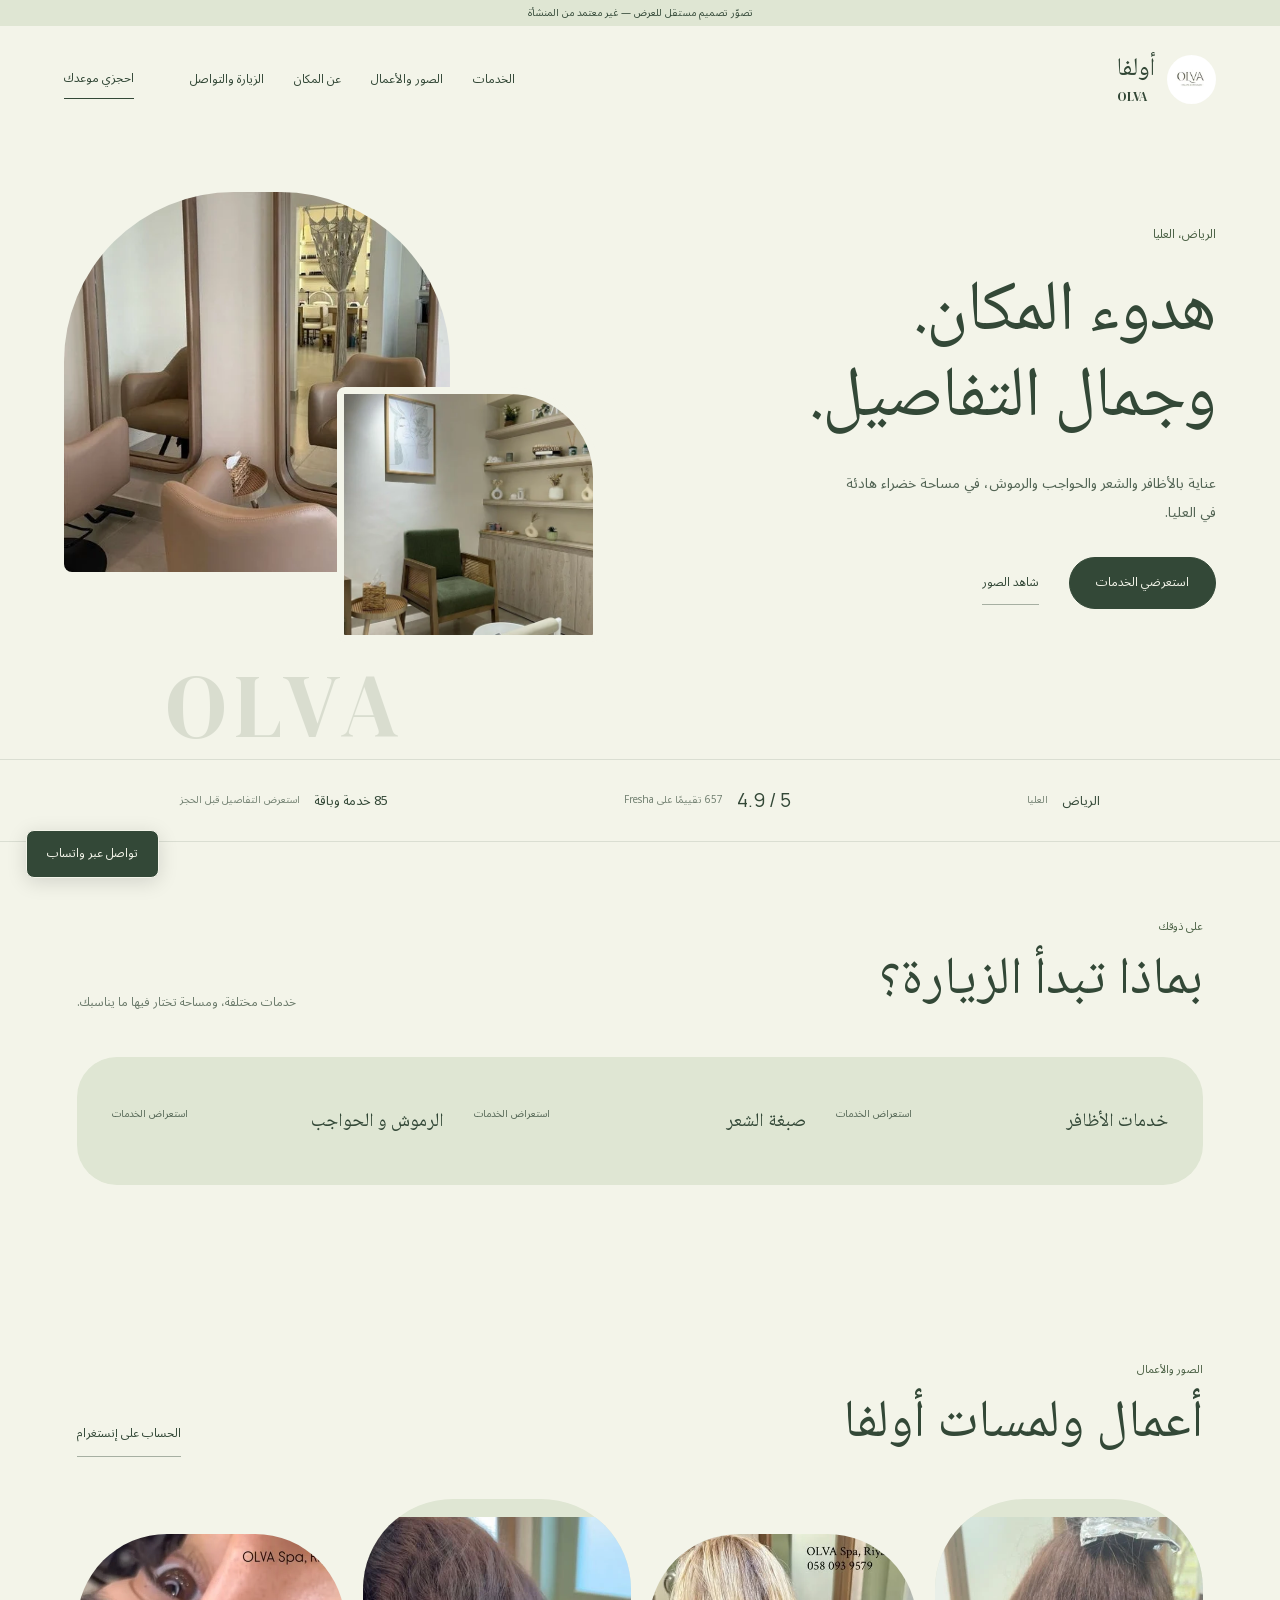
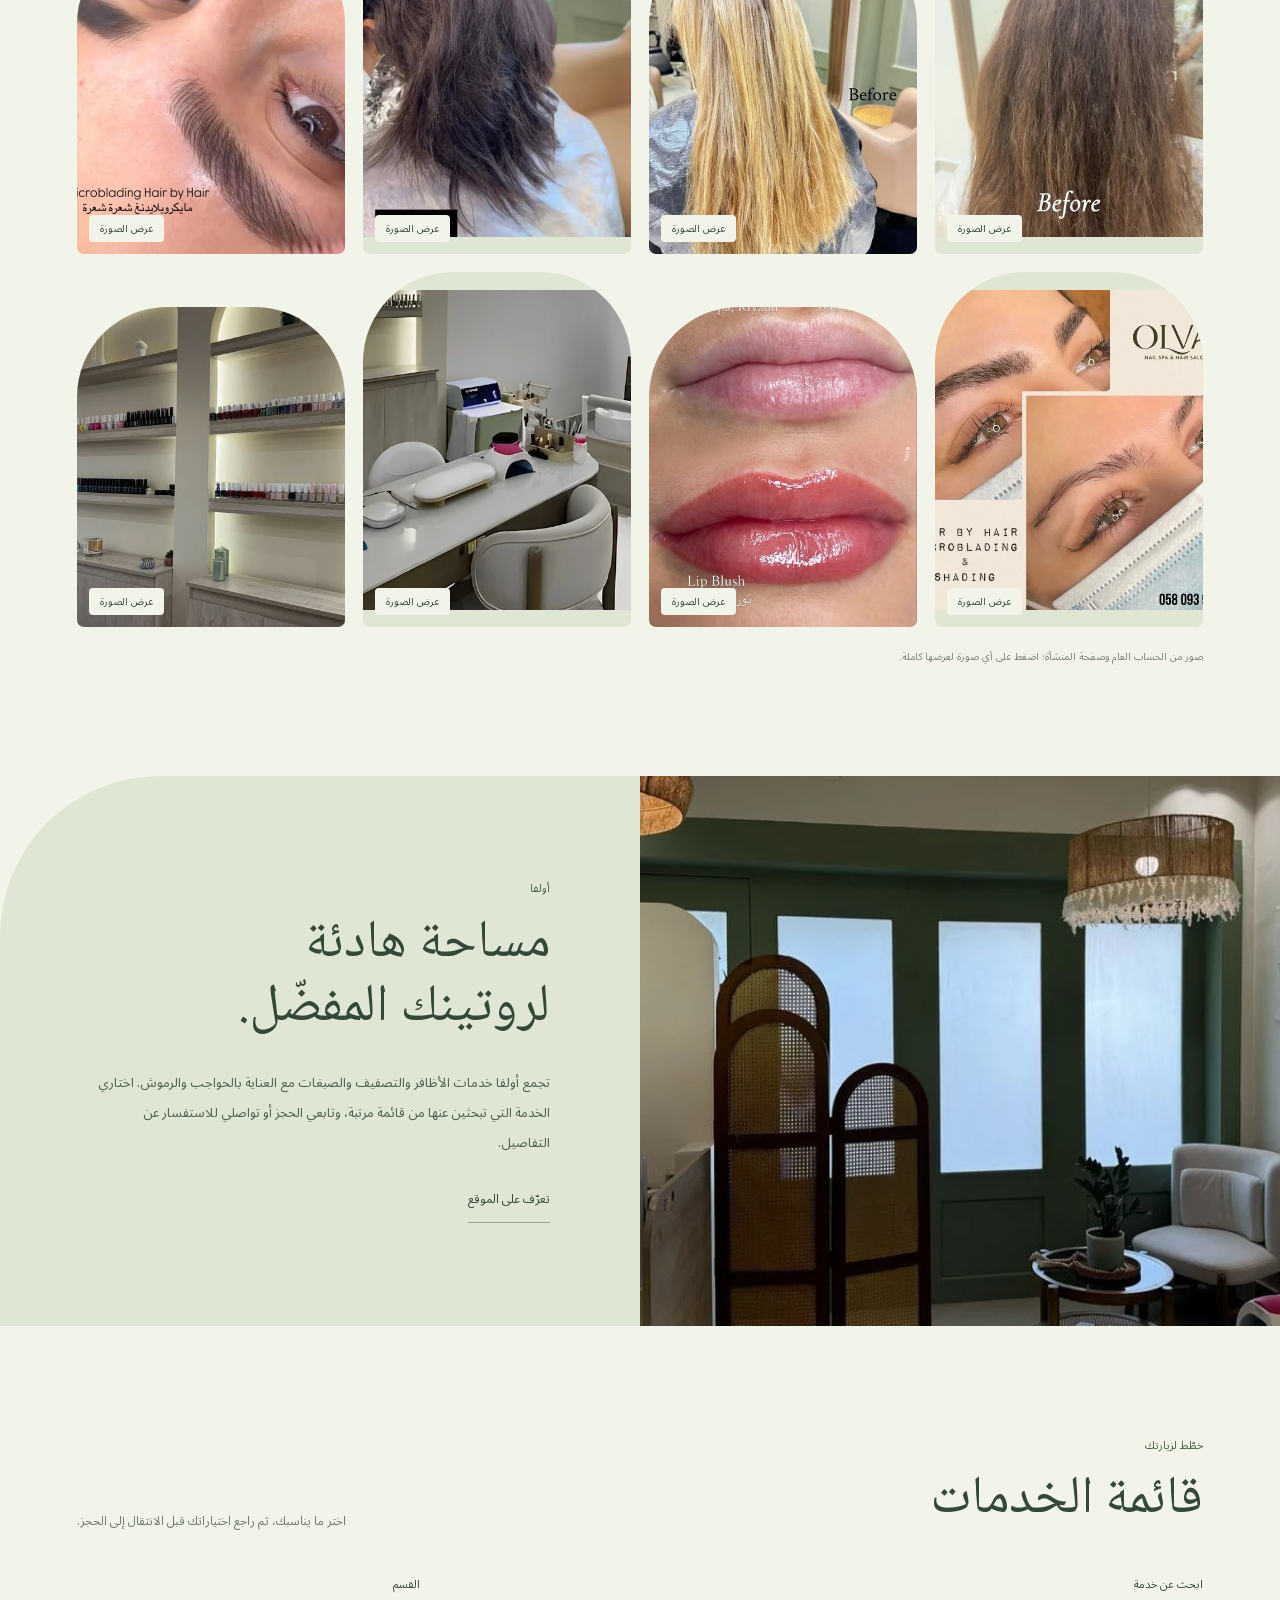
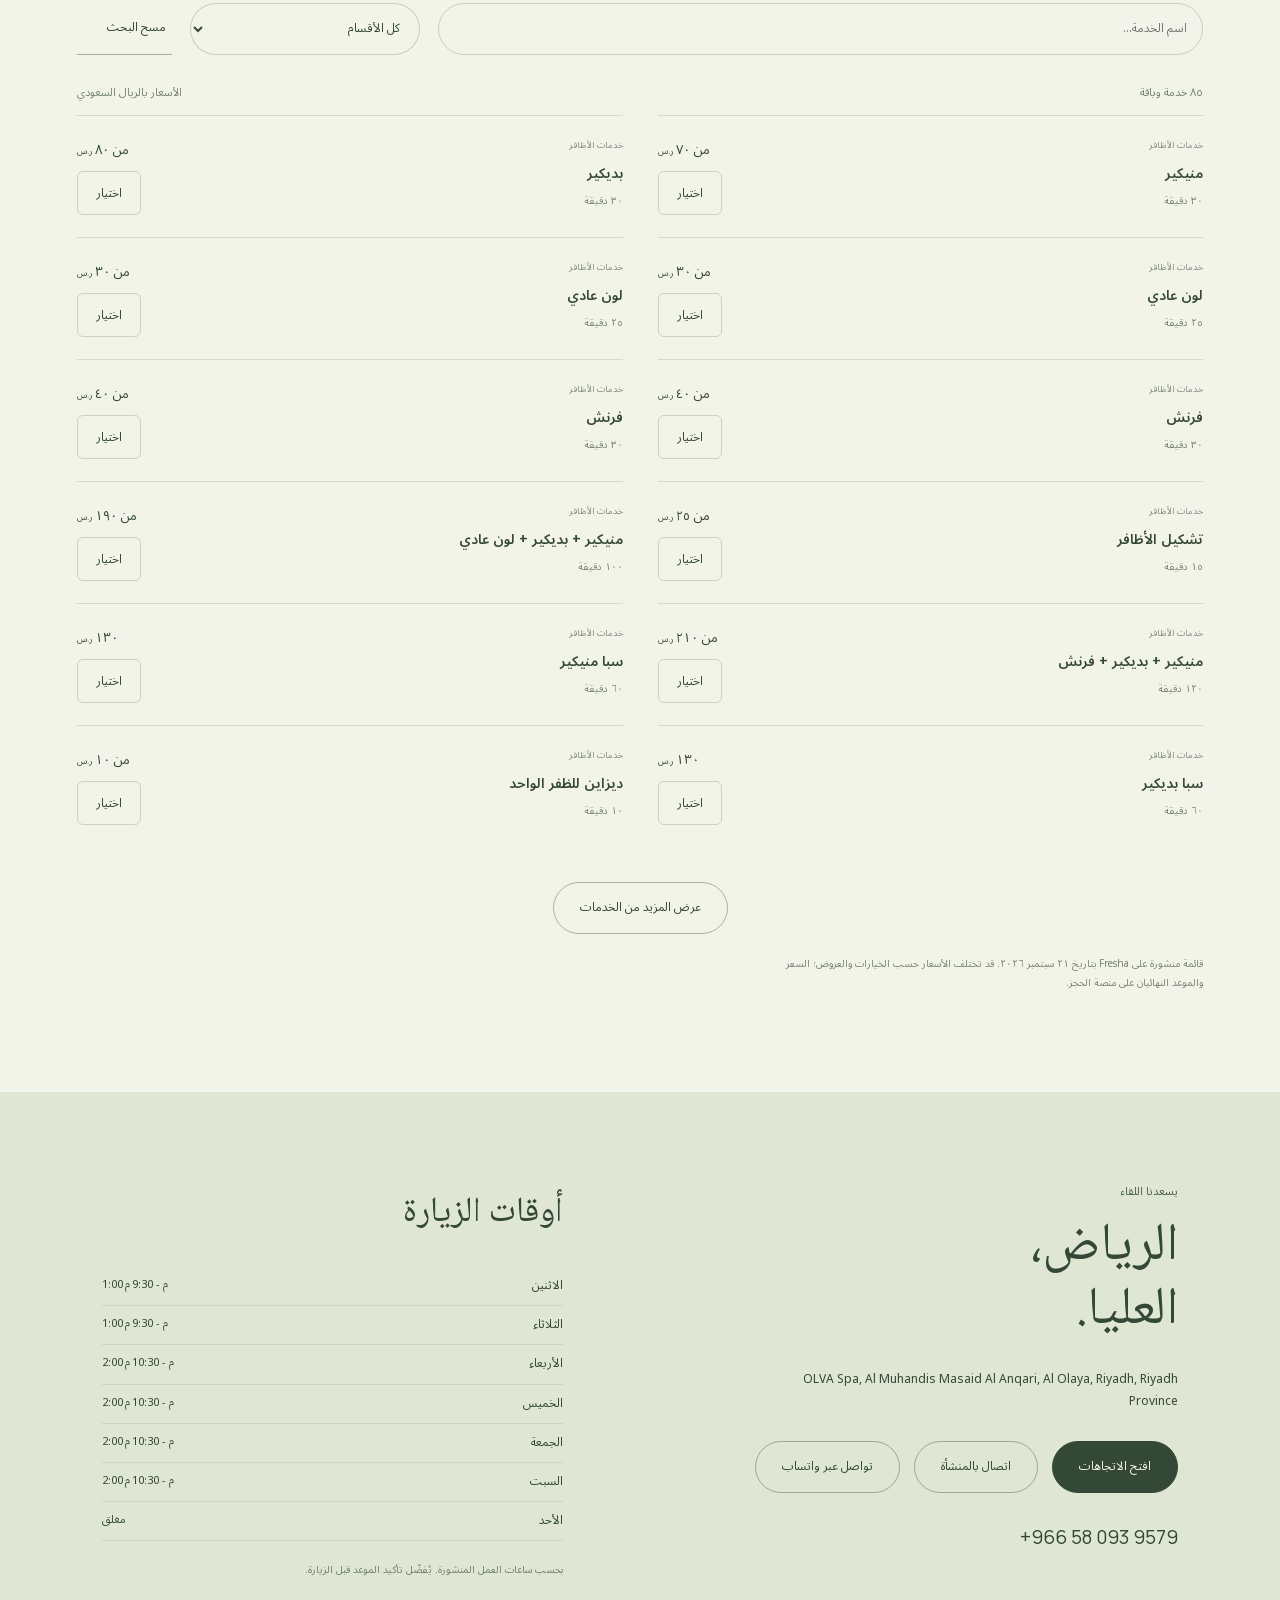
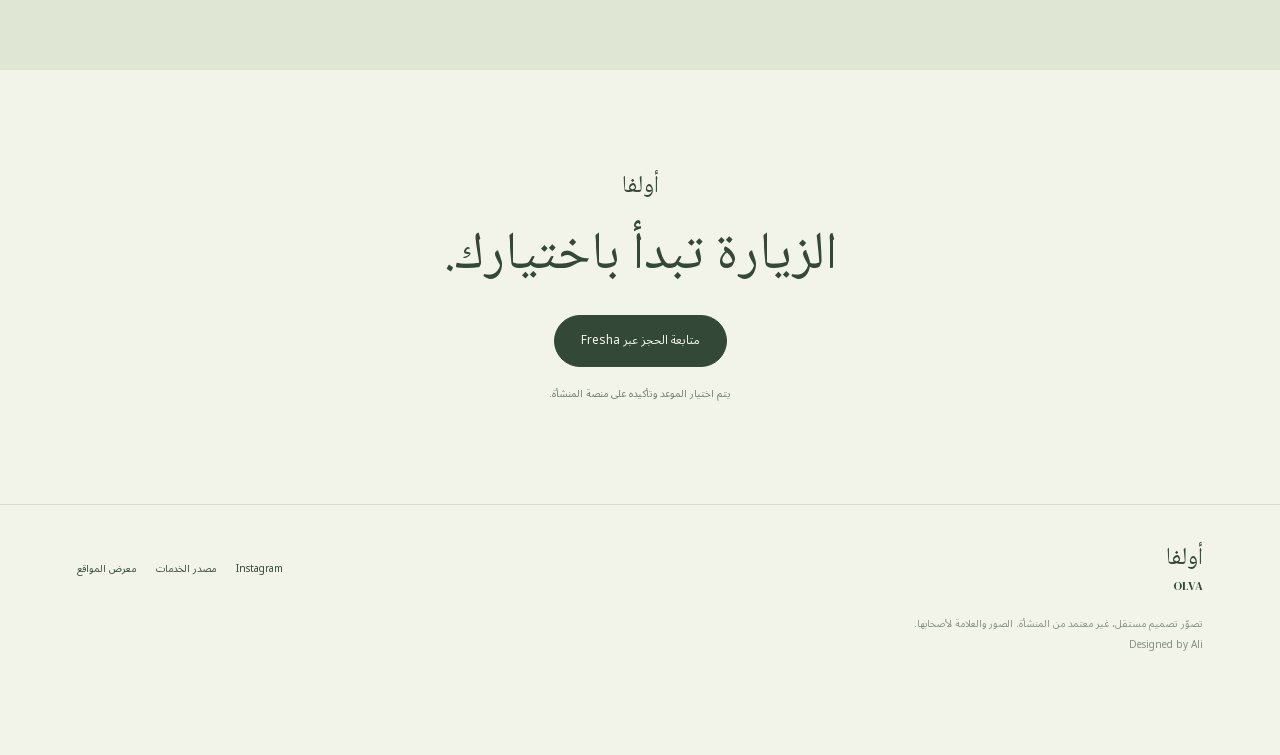
<file: olva-spa/index.html>
<!doctype html><html lang="ar" dir="rtl"><head><meta charset="utf-8"><meta name="viewport" content="width=device-width,initial-scale=1"><meta name="robots" content="noindex,nofollow"><title>أولفا | الرياض — تصوّر تصميم</title><meta name="description" content="عناية بالأظافر والشعر والحواجب والرموش، في مساحة خضراء هادئة في العليا."><meta name="theme-color" content="#f3f4e9"><meta property="og:title" content="أولفا — تصوّر موقع مستقل"><meta property="og:description" content="عناية بالأظافر والشعر والحواجب والرموش، في مساحة خضراء هادئة في العليا."><meta property="og:image" content="https://az212z.github.io/saudi-local-premium-09/olva-spa/assets/00.webp"><link rel="icon" href="favicon.svg" type="image/svg+xml"><link rel="stylesheet" href="../shared/fonts.css"><link rel="stylesheet" href="../shared/style.css?v=3"><script src="../shared/app.js?v=2" defer></script></head>
<body class="theme-sage layout-botanic" style="--bg:#f3f4e9;--ink:#334837;--accent:#4a6044;--soft:#dfe6d3">
<a class="skip" href="#main">انتقل إلى المحتوى</a><div class="preview-note">تصوّر تصميم مستقل للعرض — غير معتمد من المنشأة</div>
<header class="site-header"><a href="./" class="brand"><img class="brand-logo" src="assets/logo.webp" alt="شعار أولفا" width="150" height="150" loading="lazy" decoding="async"><span>أولفا<small lang="en" dir="ltr">OLVA</small></span></a><nav aria-label="القائمة الرئيسية"><a href="#services">الخدمات</a><a href="#work">الصور والأعمال</a><a href="#story">عن المكان</a><a href="#visit">الزيارة والتواصل</a></nav><a class="header-book" href="#services">احجزي موعدك</a><button class="menu-toggle" aria-label="فتح القائمة" aria-controls="mobile-menu" aria-expanded="false"><span></span><span></span></button></header>
<main id="main"><section class="hero"><div class="botanic-pics"><div><img class="hero-photo" src="assets/00.webp" alt="أولفا — من الصور المنشورة" width="909" height="515" fetchpriority="high" loading="eager" decoding="async"></div><div><img class="hero-photo" src="assets/03.webp" alt="أولفا — من الصور المنشورة" width="909" height="515" loading="lazy" decoding="async"></div></div><div class="hero-copy"><p class="place">الرياض، العليا</p><h1>هدوء المكان.<br>وجمال التفاصيل.</h1><p class="intro">عناية بالأظافر والشعر والحواجب والرموش، في مساحة خضراء هادئة في العليا.</p><div class="hero-actions"><a class="button primary" href="#services">استعرضي الخدمات</a><a class="text-link" href="#work">شاهد الصور</a></div></div><span class="hero-word" lang="en" dir="ltr">OLVA</span></section>
<div class="trust-band"><p>الرياض <span>العليا</span></p><a href="https://www.fresha.com/a/olva-spa-i-wlf-sb-riyadh-olva-spa-al-muhandis-masaid-al-anqari-bzs6ba1d" target="_blank" rel="noopener noreferrer"><b dir="ltr">4.9 / 5</b><span>657 تقييمًا على Fresha</span></a><p>85 خدمة وباقة<span>استعرض التفاصيل قبل الحجز</span></p></div>
<section class="section featured"><div class="section-heading"><div><p class="section-label">على ذوقك</p><h2>بماذا تبدأ الزيارة؟</h2></div><p>خدمات مختلفة، ومساحة تختار فيها ما يناسبك.</p></div><div class="featured-cats"><a class="feature-cat" href="#services" data-category-pick="خدمات الأظافر"><h3>خدمات الأظافر</h3><span>استعراض الخدمات</span></a><a class="feature-cat" href="#services" data-category-pick="صبغة الشعر"><h3>صبغة الشعر</h3><span>استعراض الخدمات</span></a><a class="feature-cat" href="#services" data-category-pick="الرموش و الحواجب"><h3>الرموش و الحواجب</h3><span>استعراض الخدمات</span></a></div></section>
<section id="work" class="section work"><div class="section-heading"><div><p class="section-label">الصور والأعمال</p><h2>أعمال ولمسات أولفا</h2></div><a class="text-link" href="https://www.instagram.com/olvaspa.sa/" target="_blank" rel="noopener noreferrer">الحساب على إنستغرام</a></div><div class="gallery"><button class="gallery-item" data-image="0" aria-label="تكبير الصورة 1 من أولفا"><img class="" src="assets/ig00.webp" alt="أولفا — صورة منشورة 1" width="480" height="640" loading="lazy" decoding="async"><span class="zoom" aria-hidden="true">عرض الصورة</span></button><button class="gallery-item" data-image="1" aria-label="تكبير الصورة 2 من أولفا"><img class="" src="assets/ig01.webp" alt="أولفا — صورة منشورة 2" width="480" height="640" loading="lazy" decoding="async"><span class="zoom" aria-hidden="true">عرض الصورة</span></button><button class="gallery-item" data-image="2" aria-label="تكبير الصورة 3 من أولفا"><img class="" src="assets/ig04.webp" alt="أولفا — صورة منشورة 3" width="480" height="640" loading="lazy" decoding="async"><span class="zoom" aria-hidden="true">عرض الصورة</span></button><button class="gallery-item" data-image="3" aria-label="تكبير الصورة 4 من أولفا"><img class="" src="assets/ig05.webp" alt="أولفا — صورة منشورة 4" width="640" height="640" loading="lazy" decoding="async"><span class="zoom" aria-hidden="true">عرض الصورة</span></button><button class="gallery-item" data-image="4" aria-label="تكبير الصورة 5 من أولفا"><img class="" src="assets/ig06.webp" alt="أولفا — صورة منشورة 5" width="640" height="597" loading="lazy" decoding="async"><span class="zoom" aria-hidden="true">عرض الصورة</span></button><button class="gallery-item" data-image="5" aria-label="تكبير الصورة 6 من أولفا"><img class="" src="assets/ig11.webp" alt="أولفا — صورة منشورة 6" width="480" height="640" loading="lazy" decoding="async"><span class="zoom" aria-hidden="true">عرض الصورة</span></button><button class="gallery-item" data-image="6" aria-label="تكبير الصورة 7 من أولفا"><img class="" src="assets/01.webp" alt="أولفا — صورة منشورة 7" width="909" height="515" loading="lazy" decoding="async"><span class="zoom" aria-hidden="true">عرض الصورة</span></button><button class="gallery-item" data-image="7" aria-label="تكبير الصورة 8 من أولفا"><img class="" src="assets/05.webp" alt="أولفا — صورة منشورة 8" width="909" height="515" loading="lazy" decoding="async"><span class="zoom" aria-hidden="true">عرض الصورة</span></button></div><p class="source-note">صور من الحساب العام وصفحة المنشأة؛ اضغط على أي صورة لعرضها كاملة.</p></section>
<section id="story" class="story-section"><div class="story-photo"><img class="" src="assets/07.webp" alt="أولفا — أجواء وتفاصيل" width="909" height="515" loading="lazy" decoding="async"></div><div class="story-copy"><p class="section-label">أولفا</p><h2>مساحة هادئة<br>لروتينك المفضّل.</h2><p>تجمع أولفا خدمات الأظافر والتصفيف والصبغات مع العناية بالحواجب والرموش. اختاري الخدمة التي تبحثين عنها من قائمة مرتبة، وتابعي الحجز أو تواصلي للاستفسار عن التفاصيل.</p><a class="text-link" href="#visit">تعرّف على الموقع</a></div></section>
<section id="services" class="section services-section"><div class="section-heading"><div><p class="section-label">خطّط لزيارتك</p><h2>قائمة الخدمات</h2></div><p>اختر ما يناسبك، ثم راجع اختياراتك قبل الانتقال إلى الحجز.</p></div><div class="catalog-toolbar"><div class="search-box"><label for="search">ابحث عن خدمة</label><input id="search" type="search" name="q" placeholder="اسم الخدمة…" autocomplete="off"></div><label class="category-select-label">القسم<select id="category" name="category"><option value="">كل الأقسام</option><option value="خدمات الأظافر">خدمات الأظافر</option><option value="خدمات الجل / اكستنشن">خدمات الجل / اكستنشن</option><option value="قصات الشعر">قصات الشعر</option><option value="استشوار">استشوار</option><option value="تسريحات الشعر">تسريحات الشعر</option><option value="معالجات فرد الشعر">معالجات فرد الشعر</option><option value="معالجات ترطيب الشعر">معالجات ترطيب الشعر</option><option value="صبغة الشعر">صبغة الشعر</option><option value="الرموش و الحواجب">الرموش و الحواجب</option><option value="إزالة الشعر بالشمع / فتلة">إزالة الشعر بالشمع / فتلة</option><option value="Makeup">Makeup</option><option value="Microblading I مايكروبليدنق">Microblading I مايكروبليدنق</option></select></label><button class="clear-filters text-link" type="button">مسح البحث</button></div><div class="catalog-meta"><p id="result-count" aria-live="polite"></p><p>الأسعار بالريال السعودي</p></div><div id="service-list" class="service-list"></div><div class="load-more-wrap"><button id="load-more" class="button outline" type="button">عرض المزيد من الخدمات</button></div><p class="source-note">قائمة منشورة على Fresha بتاريخ ٢١ سبتمبر ٢٠٢٦. قد تختلف الأسعار حسب الخيارات والعروض؛ السعر والموعد النهائيان على منصة الحجز.</p><noscript><p>لعرض الخدمات والأسعار، افتح <a href="https://www.fresha.com/a/olva-spa-i-wlf-sb-riyadh-olva-spa-al-muhandis-masaid-al-anqari-bzs6ba1d">قائمة المنشأة على Fresha</a>.</p></noscript></section>
<section id="visit" class="visit-section"><div class="visit-info"><p class="section-label">يسعدنا اللقاء</p><h2>الرياض،<br>العليا.</h2><p>OLVA Spa, Al Muhandis Masaid Al Anqari, Al Olaya, Riyadh, Riyadh Province</p><div class="visit-actions"><a class="button primary" href="https://www.google.com/maps/search/?api=1&amp;query=OLVA%20Spa%2C%20Al%20Muhandis%20Masaid%20Al%20Anqari%2C%20Riyadh%2C%2012244%2C%20Riyadh%20Province" target="_blank" rel="noopener noreferrer">افتح الاتجاهات</a><a class="button outline" href="tel:+966580939579">اتصال بالمنشأة</a><a class="button outline whatsapp-contact" href="https://wa.me/966580939579" target="_blank" rel="noopener noreferrer">تواصل عبر واتساب</a></div><a class="phone-number" dir="ltr" href="tel:+966580939579">+966 58 093 9579</a></div><div class="hours"><h3>أوقات الزيارة</h3><dl><div><dt>الاثنين</dt><dd dir="ltr">1:00 م - 9:30 م</dd></div><div><dt>الثلاثاء</dt><dd dir="ltr">1:00 م - 9:30 م</dd></div><div><dt>الأربعاء</dt><dd dir="ltr">2:00 م - 10:30 م</dd></div><div><dt>الخميس</dt><dd dir="ltr">2:00 م - 10:30 م</dd></div><div><dt>الجمعة</dt><dd dir="ltr">2:00 م - 10:30 م</dd></div><div><dt>السبت</dt><dd dir="ltr">2:00 م - 10:30 م</dd></div><div><dt>الأحد</dt><dd dir="ltr">مغلق</dd></div></dl><small>بحسب ساعات العمل المنشورة. يُفضّل تأكيد الموعد قبل الزيارة.</small></div></section>
<section class="closing"><p>أولفا</p><h2>الزيارة تبدأ باختيارك.</h2><a class="button primary" href="https://www.fresha.com/a/olva-spa-i-wlf-sb-riyadh-olva-spa-al-muhandis-masaid-al-anqari-bzs6ba1d/all-offer?menu=true" target="_blank" rel="noopener noreferrer">متابعة الحجز عبر Fresha</a><small>يتم اختيار الموعد وتأكيده على منصة المنشأة.</small></section></main>
<footer><div class="footer-brand">أولفا<small lang="en">OLVA</small></div><div><a href="https://www.instagram.com/olvaspa.sa/" target="_blank" rel="noopener noreferrer">Instagram</a><a href="https://www.fresha.com/a/olva-spa-i-wlf-sb-riyadh-olva-spa-al-muhandis-masaid-al-anqari-bzs6ba1d" target="_blank" rel="noopener noreferrer">مصدر الخدمات</a><a href="../">معرض المواقع</a></div><p>تصوّر تصميم مستقل، غير معتمد من المنشأة. الصور والعلامة لأصحابها.</p><small lang="en">Designed by Ali</small></footer>
<a class="whatsapp-float" href="https://wa.me/966580939579" target="_blank" rel="noopener noreferrer" aria-label="تواصل مع أولفا عبر واتساب، يفتح في نافذة جديدة">تواصل عبر واتساب</a>
<button class="selection-bar" id="selection-open" hidden aria-haspopup="dialog"><span>اختيارات الزيارة <b id="selection-count">0</b></span><span id="selection-total"></span><span>مراجعة الاختيارات</span></button>
<dialog id="mobile-menu" class="mobile-menu" aria-label="قائمة التنقل"><button class="close-dialog" aria-label="إغلاق القائمة">إغلاق</button><p>أولفا</p><nav><a href="#services">الخدمات</a><a href="#work">الصور والأعمال</a><a href="#story">عن المكان</a><a href="#visit">الزيارة والتواصل</a></nav></dialog>
<dialog id="gallery-dialog" class="gallery-dialog" aria-label="معرض الصور"><button class="close-dialog" aria-label="إغلاق الصور">إغلاق</button><img id="gallery-full" src="assets/ig00.webp" alt="صورة كاملة من أولفا" width="1200" height="900"><div><button id="gallery-prev" aria-label="الصورة السابقة">السابقة</button><span id="gallery-count"></span><button id="gallery-next" aria-label="الصورة التالية">التالية</button></div></dialog>
<dialog id="service-dialog" class="service-dialog" aria-label="تفاصيل الخدمة"><button class="close-dialog" aria-label="إغلاق تفاصيل الخدمة">إغلاق</button><div id="service-details"></div></dialog>
<dialog id="selection-dialog" class="selection-dialog" aria-label="اختيارات الزيارة"><button class="close-dialog" aria-label="إغلاق الاختيارات">إغلاق</button><p class="section-label">خطّط لزيارتك</p><h2>اختياراتك</h2><div id="selected-list"></div><div class="selection-summary"></div><p class="selection-explain">هذه قائمة للتخطيط فقط. انسخها للاحتفاظ باختياراتك، ثم اختر الخدمات والموعد على Fresha لتأكيد الحجز.</p><div class="selection-actions"><button class="button outline" id="copy-selection">نسخ الاختيارات</button><a class="button primary" href="https://www.fresha.com/a/olva-spa-i-wlf-sb-riyadh-olva-spa-al-muhandis-masaid-al-anqari-bzs6ba1d/all-offer?menu=true" target="_blank" rel="noopener noreferrer">متابعة الحجز عبر Fresha</a></div><p id="copy-status" aria-live="polite"></p></dialog><div class="toast" role="status" aria-live="polite"></div><script type="application/json" id="site-data">{"name": "أولفا", "services": [{"id": "s:20133156", "name": "منيكير", "original": "Manicure | منيكير", "category": "خدمات الأظافر", "price": 70, "starts": true, "minutes": 30, "maxMinutes": 30, "variants": [{"name": "منيكير", "price": "SAR 70", "duration": "30 min"}]}, {"id": "s:20133159", "name": "بديكير", "original": "Pedicure | بديكير", "category": "خدمات الأظافر", "price": 80, "starts": true, "minutes": 30, "maxMinutes": 30, "variants": [{"name": "بديكير", "price": "SAR 80", "duration": "30 min"}]}, {"id": "s:23933673", "name": "لون عادي", "original": "Pose | لون عادي", "category": "خدمات الأظافر", "price": 30, "starts": true, "minutes": 25, "maxMinutes": 25, "variants": [{"name": "لون عادي", "price": "SAR 30", "duration": "25 min"}]}, {"id": "s:20133144", "name": "لون عادي", "original": "Pose | لون عادي", "category": "خدمات الأظافر", "price": 30, "starts": true, "minutes": 25, "maxMinutes": 25, "variants": [{"name": "لون عادي", "price": "SAR 30", "duration": "25 min"}]}, {"id": "s:24057345", "name": "فرنش", "original": "French | فرنش", "category": "خدمات الأظافر", "price": 40, "starts": true, "minutes": 30, "maxMinutes": 30, "variants": [{"name": "فرنش", "price": "SAR 40", "duration": "30 min"}]}, {"id": "s:20133153", "name": "فرنش", "original": "French | فرنش", "category": "خدمات الأظافر", "price": 40, "starts": true, "minutes": 30, "maxMinutes": 30, "variants": [{"name": "فرنش", "price": "SAR 40", "duration": "30 min"}]}, {"id": "s:20133169", "name": "تشكيل الأظافر", "original": "Nails Shaping | تشكيل الأظافر", "category": "خدمات الأظافر", "price": 25, "starts": true, "minutes": 15, "maxMinutes": 15, "variants": [{"name": "تشكيل الأظافر", "price": "SAR 25", "duration": "15 min"}]}, {"id": "s:20133160", "name": "منيكير + بديكير + لون عادي", "original": "Mani + Pedi + Pose | منيكير + بديكير + لون عادي", "category": "خدمات الأظافر", "price": 190, "starts": true, "minutes": 100, "maxMinutes": 100, "variants": [{"name": "منيكير + بديكير + لون عادي", "price": "SAR 190", "duration": "1 hr, 40 min"}]}, {"id": "s:20133165", "name": "منيكير + بديكير + فرنش", "original": "Mani + Pedi + French | منيكير + بديكير + فرنش", "category": "خدمات الأظافر", "price": 210, "starts": true, "minutes": 120, "maxMinutes": 120, "variants": [{"name": "منيكير + بديكير + فرنش", "price": "SAR 210", "duration": "2 hr"}]}, {"id": "s:20133195", "name": "سبا منيكير", "original": "Spa Manicure | سبا منيكير", "category": "خدمات الأظافر", "price": 130, "starts": false, "minutes": 60, "maxMinutes": 60, "variants": [{"name": "سبا منيكير", "price": "SAR 130", "duration": "1 hr"}]}, {"id": "s:20133191", "name": "سبا بديكير", "original": "Spa Pedicure | سبا بديكير", "category": "خدمات الأظافر", "price": 130, "starts": false, "minutes": 60, "maxMinutes": 60, "variants": [{"name": "سبا بديكير", "price": "SAR 130", "duration": "1 hr"}]}, {"id": "s:23933721", "name": "ديزاين للظفر الواحد", "original": "Nail Art Per Nail | ديزاين للظفر الواحد", "category": "خدمات الأظافر", "price": 10, "starts": true, "minutes": 10, "maxMinutes": 10, "variants": [{"name": "ديزاين للظفر الواحد", "price": "SAR 10", "duration": "10 min"}]}, {"id": "s:20133259", "name": "إزالة لون الجل / بياب", "original": "Gel Color / BIAB Removal | إزالة لون الجل / بياب", "category": "خدمات الجل / اكستنشن", "price": 25, "starts": true, "minutes": 20, "maxMinutes": 20, "variants": [{"name": "إزالة لون الجل / بياب", "price": "SAR 25", "duration": "20 min"}]}, {"id": "s:23931079", "name": "Gel color / Biab Removal / ازالة لون الجل بياب", "original": "Gel color / Biab Removal / ازالة لون الجل بياب", "category": "خدمات الجل / اكستنشن", "price": 25, "starts": true, "minutes": 20, "maxMinutes": 20, "variants": [{"name": "Gel color / Biab Removal / ازالة لون الجل بياب", "price": "SAR 25", "duration": "20 min"}]}, {"id": "s:20133257", "name": "إزالة جل اكستنشن", "original": "Gel Extension Removal | إزالة جل اكستنشن", "category": "خدمات الجل / اكستنشن", "price": 70, "starts": true, "minutes": 30, "maxMinutes": 30, "variants": [{"name": "إزالة جل اكستنشن", "price": "SAR 70", "duration": "30 min"}]}, {"id": "s:20133215", "name": "إزالة أظافر تركيب", "original": "Artificial Nails Removal | إزالة أظافر تركيب", "category": "خدمات الجل / اكستنشن", "price": 50, "starts": true, "minutes": 20, "maxMinutes": 20, "variants": [{"name": "إزالة أظافر تركيب", "price": "SAR 50", "duration": "20 min"}]}, {"id": "s:23933726", "name": "لون جل", "original": "Gel Color | لون جل", "category": "خدمات الجل / اكستنشن", "price": 70, "starts": true, "minutes": 30, "maxMinutes": 30, "variants": [{"name": "لون جل", "price": "SAR 70", "duration": "30 min"}]}, {"id": "s:20133219", "name": "لون جل", "original": "Gel Color | لون جل", "category": "خدمات الجل / اكستنشن", "price": 70, "starts": true, "minutes": 30, "maxMinutes": 30, "variants": [{"name": "لون جل", "price": "SAR 70", "duration": "30 min"}]}, {"id": "s:24057389", "name": "فرنش / أومبري / كات آي جليش", "original": "Gelish French / Ombre / Cat Eye | فرنش / أومبري / كات آي جليش", "category": "خدمات الجل / اكستنشن", "price": 90, "starts": true, "minutes": 45, "maxMinutes": 45, "variants": [{"name": "فرنش / أومبري / كات آي جليش", "price": "SAR 90", "duration": "45 min"}]}, {"id": "s:20133220", "name": "فرنش / أومبري / كات آي جليش", "original": "Gelish French / Ombre / Cat Eye | فرنش / أومبري / كات آي جليش", "category": "خدمات الجل / اكستنشن", "price": 90, "starts": true, "minutes": 45, "maxMinutes": 45, "variants": [{"name": "فرنش / أومبري / كات آي جليش", "price": "SAR 90", "duration": "45 min"}]}, {"id": "s:24057392", "name": "بياب", "original": "BIAB | بياب", "category": "خدمات الجل / اكستنشن", "price": 120, "starts": true, "minutes": 40, "maxMinutes": 40, "variants": [{"name": "بياب", "price": "SAR 120", "duration": "40 min"}]}, {"id": "s:20133251", "name": "بياب", "original": "BIAB | بياب", "category": "خدمات الجل / اكستنشن", "price": 120, "starts": true, "minutes": 40, "maxMinutes": 40, "variants": [{"name": "بياب", "price": "SAR 120", "duration": "40 min"}]}, {"id": "s:20133236", "name": "منيكير + بديكير + لون جل", "original": "Mani + Pedi + Gel Color | منيكير + بديكير + لون جل", "category": "خدمات الجل / اكستنشن", "price": 280, "starts": true, "minutes": 120, "maxMinutes": 120, "variants": [{"name": "منيكير + بديكير + لون جل", "price": "SAR 280", "duration": "2 hr"}]}, {"id": "s:20133230", "name": "منيكير + بديكير + فرنش", "original": "Mani + Pedi + French | منيكير + بديكير + فرنش", "category": "خدمات الجل / اكستنشن", "price": 310, "starts": true, "minutes": 135, "maxMinutes": 135, "variants": [{"name": "منيكير + بديكير + فرنش", "price": "SAR 310", "duration": "2 hr, 15 min"}]}, {"id": "s:20133488", "name": "قص الغرة", "original": "Bang Trimming | قص الغرة", "category": "قصات الشعر", "price": 60, "starts": true, "minutes": 20, "maxMinutes": 20, "variants": [{"name": "قص الغرة", "price": "SAR 60", "duration": "20 min"}]}, {"id": "s:20133490", "name": "قص أطراف", "original": "End Trimming | قص أطراف", "category": "قصات الشعر", "price": 80, "starts": true, "minutes": 20, "maxMinutes": 20, "variants": [{"name": "قص أطراف", "price": "SAR 80", "duration": "20 min"}]}, {"id": "s:20589849", "name": "Bang + End Trimming قص غرة + أطراف ا", "original": "Bang + End Trimming قص غرة + أطراف ا", "category": "قصات الشعر", "price": 100, "starts": true, "minutes": 30, "maxMinutes": 30, "variants": [{"name": "Bang + End Trimming قص غرة + أطراف ا", "price": "SAR 100", "duration": "30 min"}]}, {"id": "s:20133495", "name": "قص شعر كامل", "original": "Full Cut | قص شعر كامل", "category": "قصات الشعر", "price": 100, "starts": true, "minutes": 25, "maxMinutes": 25, "variants": [{"name": "قص شعر كامل", "price": "SAR 100", "duration": "25 min"}]}, {"id": "s:20589870", "name": "Full Cut + Blow Dry قص شعر كامل + استشوار ا", "original": "Full Cut + Blow Dry قص شعر كامل + استشوار ا", "category": "قصات الشعر", "price": 170, "starts": true, "minutes": 60, "maxMinutes": 60, "variants": [{"name": "Full Cut + Blow Dry قص شعر كامل + استشوار ا", "price": "SAR 170", "duration": "1 hr"}]}, {"id": "s:20133501", "name": "قص شعر للأطفال", "original": "Junior Hair Cut | قص شعر للأطفال", "category": "قصات الشعر", "price": 80, "starts": true, "minutes": 20, "maxMinutes": 20, "variants": [{"name": "قص شعر للأطفال", "price": "SAR 80", "duration": "20 min"}]}, {"id": "s:20133452", "name": "شامبو الشعر", "original": "Hair Shampoo | شامبو الشعر", "category": "استشوار", "price": 15, "starts": true, "minutes": 10, "maxMinutes": 10, "variants": [{"name": "شامبو الشعر", "price": "SAR 15", "duration": "10 min"}]}, {"id": "s:20133456", "name": "استشوار", "original": "Blow Dry | استشوار", "category": "استشوار", "price": 70, "starts": true, "minutes": 30, "maxMinutes": 60, "variants": [{"name": "قصير", "price": "SAR 70", "duration": "30 min"}, {"name": "متوسط", "price": "SAR 80", "duration": "45 min"}, {"name": "طويل", "price": "SAR 90", "duration": "1 hr"}]}, {"id": "s:20133463", "name": "استشوار ويفي", "original": "Wavy Blow Dry | استشوار ويفي", "category": "استشوار", "price": 90, "starts": true, "minutes": 30, "maxMinutes": 60, "variants": [{"name": "قصير", "price": "SAR 90", "duration": "30 min"}, {"name": "متوسط", "price": "SAR 100", "duration": "45 min"}, {"name": "طويل", "price": "SAR 110", "duration": "1 hr"}]}, {"id": "s:20133482", "name": "سيراميك / فير + استشوار", "original": "Curling Iron / Ceramic + Blowdry | سيراميك / فير + استشوار", "category": "استشوار", "price": 100, "starts": true, "minutes": 45, "maxMinutes": 60, "variants": [{"name": "قصير", "price": "SAR 100", "duration": "45 min"}, {"name": "متوسط", "price": "SAR 110", "duration": "50 min"}, {"name": "طويل", "price": "SAR 120", "duration": "1 hr"}]}, {"id": "s:21337393", "name": "كيرلي بالفير النحيف", "original": "Curly hair with thin curler | كيرلي بالفير النحيف", "category": "استشوار", "price": 100, "starts": true, "minutes": 50, "maxMinutes": 85, "variants": [{"name": "قصير", "price": "SAR 100", "duration": "50 min"}, {"name": "متوسط", "price": "SAR 120", "duration": "1 hr, 15 min"}, {"name": "طويل", "price": "SAR 150", "duration": "1 hr, 25 min"}]}, {"id": "s:20133658", "name": "تسريحة نصف رفعة", "original": "Half Up-Do Waves | تسريحة نصف رفعة", "category": "تسريحات الشعر", "price": 200, "starts": true, "minutes": 60, "maxMinutes": 60, "variants": [{"name": "قصير", "price": "SAR 200", "duration": "1 hr"}, {"name": "طويل", "price": "SAR 250", "duration": "1 hr"}]}, {"id": "s:20133660", "name": "شينيون", "original": "Chignon | شينيون", "category": "تسريحات الشعر", "price": 200, "starts": true, "minutes": 60, "maxMinutes": 60, "variants": [{"name": "قصير", "price": "SAR 200", "duration": "1 hr"}, {"name": "طويل", "price": "SAR 250", "duration": "1 hr"}]}, {"id": "s:20133662", "name": "ريترو", "original": "Retro | ريترو", "category": "تسريحات الشعر", "price": 180, "starts": true, "minutes": 60, "maxMinutes": 60, "variants": [{"name": "قصير", "price": "SAR 180", "duration": "1 hr"}, {"name": "طويل", "price": "SAR 210", "duration": "1 hr"}]}, {"id": "s:20133673", "name": "تركيب اكستنشن كليبسات", "original": "Hair Extension Clips / Per Piece | تركيب اكستنشن كليبسات", "category": "تسريحات الشعر", "price": 30, "starts": true, "minutes": 10, "maxMinutes": 10, "variants": [{"name": "تركيب اكستنشن كليبسات", "price": "SAR 30", "duration": "10 min"}]}, {"id": "s:20133530", "name": "بروتين الشعر", "original": "Hair Protein 100% | بروتين الشعر", "category": "معالجات فرد الشعر", "price": 500, "starts": true, "minutes": 105, "maxMinutes": 135, "variants": [{"name": "قصير", "price": "SAR 500", "duration": "1 hr, 45 min"}, {"name": "متوسط", "price": "SAR 600", "duration": "2 hr"}, {"name": "طويل", "price": "SAR 700", "duration": "2 hr, 15 min"}]}, {"id": "s:20133549", "name": "بوتوكس", "original": "Hair Botox 60% | بوتوكس", "category": "معالجات فرد الشعر", "price": 500, "starts": true, "minutes": 105, "maxMinutes": 135, "variants": [{"name": "قصير", "price": "SAR 500", "duration": "1 hr, 45 min"}, {"name": "متوسط", "price": "SAR 600", "duration": "2 hr"}, {"name": "طويل", "price": "SAR 700", "duration": "2 hr, 15 min"}]}, {"id": "s:23903686", "name": "أمبولات تغذية الشعر", "original": "Hair Ampoules  | أمبولات تغذية الشعر", "category": "معالجات ترطيب الشعر", "price": 40, "starts": true, "minutes": 10, "maxMinutes": 10, "variants": [{"name": "أمبولات تغذية الشعر", "price": "SAR 40", "duration": "10 min"}]}, {"id": "s:21300980", "name": "حمام زيت", "original": "Hot Oil | حمام زيت", "category": "معالجات ترطيب الشعر", "price": 100, "starts": true, "minutes": 35, "maxMinutes": 45, "variants": [{"name": "قصير", "price": "SAR 100", "duration": "35 min"}, {"name": "متوسط", "price": "SAR 120", "duration": "45 min"}, {"name": "طويل", "price": "SAR 150", "duration": "45 min"}]}, {"id": "s:20133568", "name": "ماسك ترطيب - ترميم", "original": "Hair Mask - Reconstruction | ماسك ترطيب - ترميم", "category": "معالجات ترطيب الشعر", "price": 150, "starts": true, "minutes": 45, "maxMinutes": 50, "variants": [{"name": "قصير", "price": "SAR 150", "duration": "45 min"}, {"name": "متوسط", "price": "SAR 170", "duration": "50 min"}, {"name": "طويل", "price": "SAR 200", "duration": "50 min"}]}, {"id": "s:20133593", "name": "ماسك الشعر المصبوغ", "original": "Colored Hair Mask | ماسك الشعر المصبوغ", "category": "معالجات ترطيب الشعر", "price": 150, "starts": true, "minutes": 45, "maxMinutes": 50, "variants": [{"name": "قصير", "price": "SAR 150", "duration": "45 min"}, {"name": "متوسط", "price": "SAR 170", "duration": "50 min"}, {"name": "طويل", "price": "SAR 200", "duration": "50 min"}]}, {"id": "s:20133581", "name": "معالج فيلر - كولاجين", "original": "Hair Filler - Collagene | معالج فيلر - كولاجين", "category": "معالجات ترطيب الشعر", "price": 250, "starts": true, "minutes": 45, "maxMinutes": 60, "variants": [{"name": "قصير", "price": "SAR 250", "duration": "45 min"}, {"name": "متوسط", "price": "SAR 300", "duration": "50 min"}, {"name": "طويل", "price": "SAR 350", "duration": "1 hr"}]}, {"id": "s:20861728", "name": "معالج الخلايا الجذعية", "original": "Stem Cell Treatment | معالج الخلايا الجذعية", "category": "معالجات ترطيب الشعر", "price": 300, "starts": true, "minutes": 60, "maxMinutes": 80, "variants": [{"name": "قصير", "price": "SAR 300", "duration": "1 hr"}, {"name": "متوسط", "price": "SAR 350", "duration": "1 hr, 10 min"}, {"name": "طويل", "price": "SAR 400", "duration": "1 hr, 20 min"}]}, {"id": "s:20133606", "name": "ديتوكس للفروة", "original": "Scalp Detox | ديتوكس للفروة", "category": "معالجات ترطيب الشعر", "price": 200, "starts": true, "minutes": 40, "maxMinutes": 40, "variants": [{"name": "ديتوكس للفروة", "price": "SAR 200", "duration": "40 min"}]}, {"id": "s:21301111", "name": "ديتوكس للفروة + ماسك ترطيب", "original": "Scalp Detox + Hair Mask | ديتوكس للفروة + ماسك ترطيب", "category": "معالجات ترطيب الشعر", "price": 250, "starts": true, "minutes": 60, "maxMinutes": 60, "variants": [{"name": "ديتوكس للفروة + ماسك ترطيب", "price": "SAR 250", "duration": "1 hr"}]}, {"id": "s:20866253", "name": "صبغة جذور", "original": "Roots Coloring | صبغة جذور", "category": "صبغة الشعر", "price": 170, "starts": true, "minutes": 60, "maxMinutes": 60, "variants": [{"name": "قصير", "price": "SAR 170", "duration": "1 hr"}, {"name": "متوسط", "price": "SAR 220", "duration": "1 hr"}]}, {"id": "s:20866251", "name": "صبغة شعر", "original": "Hair Color | صبغة شعر", "category": "صبغة الشعر", "price": 350, "starts": true, "minutes": 60, "maxMinutes": 85, "variants": [{"name": "قصير", "price": "SAR 350", "duration": "1 hr"}, {"name": "وسط", "price": "SAR 400", "duration": "1 hr, 15 min"}, {"name": "طويل", "price": "SAR 450", "duration": "1 hr, 25 min"}]}, {"id": "s:20591014", "name": "كونتور هايلايت", "original": "Contour Highlight | كونتور هايلايت", "category": "صبغة الشعر", "price": 500, "starts": true, "minutes": 60, "maxMinutes": 60, "variants": [{"name": "متوسط", "price": "SAR 500", "duration": "1 hr"}, {"name": "طويل", "price": "SAR 650", "duration": "1 hr"}]}, {"id": "s:20133635", "name": "هايلايت كامل", "original": "Full Highlight | هايلايت كامل", "category": "صبغة الشعر", "price": 700, "starts": true, "minutes": 100, "maxMinutes": 135, "variants": [{"name": "قصير", "price": "SAR 700", "duration": "1 hr, 40 min"}, {"name": "متوسط", "price": "SAR 900", "duration": "2 hr"}, {"name": "طويل", "price": "SAR 1,000", "duration": "2 hr, 15 min"}]}, {"id": "s:20133620", "name": "هايلايت جذور", "original": "Roots Highlight | هايلايت جذور", "category": "صبغة الشعر", "price": 400, "starts": false, "minutes": 60, "maxMinutes": 60, "variants": [{"name": "هايلايت جذور", "price": "SAR 400", "duration": "1 hr"}]}, {"id": "s:20133617", "name": "رينساج", "original": "Rinssage | رينساج", "category": "صبغة الشعر", "price": 200, "starts": true, "minutes": 30, "maxMinutes": 30, "variants": [{"name": "قصير", "price": "SAR 200", "duration": "30 min"}, {"name": "طويل", "price": "SAR 250", "duration": "30 min"}]}, {"id": "s:23511892", "name": "تفتيح شعر آمن", "original": "Hair Decolorization (non-Chemical) | تفتيح شعر آمن", "category": "صبغة الشعر", "price": 170, "starts": true, "minutes": 30, "maxMinutes": 30, "variants": [{"name": "قصير", "price": "SAR 170", "duration": "30 min"}, {"name": "طويل", "price": "SAR 200", "duration": "30 min"}]}, {"id": "s:20866433", "name": "تنظيف الحواجب", "original": "Brow Cleaning | تنظيف الحواجب", "category": "الرموش و الحواجب", "price": 60, "starts": true, "minutes": 15, "maxMinutes": 15, "variants": [{"name": "تنظيف الحواجب", "price": "SAR 60", "duration": "15 min"}]}, {"id": "s:20866430", "name": "صبغة أو تشقير الحواجب", "original": "Brow Dye or Bleach | صبغة أو تشقير الحواجب", "category": "الرموش و الحواجب", "price": 40, "starts": true, "minutes": 30, "maxMinutes": 30, "variants": [{"name": "صبغة أو تشقير الحواجب", "price": "SAR 40", "duration": "30 min"}]}, {"id": "s:20133301", "name": "رموش كاملة أسبوعية", "original": "Full Lashes Weekly | رموش كاملة أسبوعية", "category": "الرموش و الحواجب", "price": 60, "starts": true, "minutes": 15, "maxMinutes": 15, "variants": [{"name": "رموش كاملة أسبوعية", "price": "SAR 60", "duration": "15 min"}]}, {"id": "s:20133305", "name": "رموش حبة أسبوعية", "original": "Single Lashes Weekly | رموش حبة أسبوعية", "category": "الرموش و الحواجب", "price": 80, "starts": true, "minutes": 15, "maxMinutes": 15, "variants": [{"name": "رموش حبة أسبوعية", "price": "SAR 80", "duration": "15 min"}]}, {"id": "s:20133308", "name": "رموش كلاسيك شهرية", "original": "Classic Lash Extensions | رموش كلاسيك شهرية", "category": "الرموش و الحواجب", "price": 380, "starts": true, "minutes": 110, "maxMinutes": 110, "variants": [{"name": "رموش كلاسيك شهرية", "price": "SAR 380", "duration": "1 hr, 50 min"}]}, {"id": "s:20133310", "name": "رموش فوليوم شهرية", "original": "Volume Lash Extensions |  رموش فوليوم شهرية", "category": "الرموش و الحواجب", "price": 450, "starts": true, "minutes": 120, "maxMinutes": 120, "variants": [{"name": "رموش فوليوم شهرية", "price": "SAR 450", "duration": "2 hr"}]}, {"id": "s:20133297", "name": "رفع رموش مع صبغة (YUMI)", "original": "Lash Lift + Tint | رفع رموش مع صبغة (YUMI)", "category": "الرموش و الحواجب", "price": 200, "starts": true, "minutes": 70, "maxMinutes": 70, "variants": [{"name": "رفع رموش مع صبغة (YUMI)", "price": "SAR 200", "duration": "1 hr, 10 min"}]}, {"id": "s:20133289", "name": "رفع حواجب (YUMI)", "original": "Brow Lift / Lamination | رفع حواجب (YUMI)", "category": "الرموش و الحواجب", "price": 200, "starts": true, "minutes": 60, "maxMinutes": 60, "variants": [{"name": "رفع حواجب (YUMI)", "price": "SAR 200", "duration": "1 hr"}]}, {"id": "s:20133323", "name": "الوجه", "original": "Face | الوجه", "category": "إزالة الشعر بالشمع / فتلة", "price": 40, "starts": true, "minutes": 20, "maxMinutes": 20, "variants": [{"name": "الوجه", "price": "SAR 40", "duration": "20 min"}]}, {"id": "s:20133326", "name": "الشنب", "original": "Upper Lip | الشنب", "category": "إزالة الشعر بالشمع / فتلة", "price": 20, "starts": true, "minutes": 10, "maxMinutes": 10, "variants": [{"name": "الشنب", "price": "SAR 20", "duration": "10 min"}]}, {"id": "s:20133330", "name": "الإبط", "original": "Under Arms |  الإبط", "category": "إزالة الشعر بالشمع / فتلة", "price": 40, "starts": true, "minutes": 10, "maxMinutes": 10, "variants": [{"name": "الإبط", "price": "SAR 40", "duration": "10 min"}]}, {"id": "s:20133429", "name": "البطن", "original": "Tummy | البطن", "category": "إزالة الشعر بالشمع / فتلة", "price": 50, "starts": true, "minutes": 15, "maxMinutes": 15, "variants": [{"name": "البطن", "price": "SAR 50", "duration": "15 min"}]}, {"id": "s:20133338", "name": "الأذرع نصف", "original": "Half Arms | الأذرع نصف", "category": "إزالة الشعر بالشمع / فتلة", "price": 40, "starts": true, "minutes": 15, "maxMinutes": 15, "variants": [{"name": "الأذرع نصف", "price": "SAR 40", "duration": "15 min"}]}, {"id": "s:20133342", "name": "الأذرع كاملة", "original": "Full Arms | الأذرع كاملة", "category": "إزالة الشعر بالشمع / فتلة", "price": 70, "starts": true, "minutes": 25, "maxMinutes": 25, "variants": [{"name": "الأذرع كاملة", "price": "SAR 70", "duration": "25 min"}]}, {"id": "s:20133422", "name": "الساقين نصف", "original": "Half Legs | الساقين نصف", "category": "إزالة الشعر بالشمع / فتلة", "price": 50, "starts": true, "minutes": 15, "maxMinutes": 15, "variants": [{"name": "الساقين نصف", "price": "SAR 50", "duration": "15 min"}]}, {"id": "s:20133424", "name": "الساقين كامل", "original": "Full Legs | الساقين كامل", "category": "إزالة الشعر بالشمع / فتلة", "price": 80, "starts": true, "minutes": 30, "maxMinutes": 30, "variants": [{"name": "الساقين كامل", "price": "SAR 80", "duration": "30 min"}]}, {"id": "s:20133414", "name": "أسفل الظهر", "original": "Lower Back | أسفل الظهر", "category": "إزالة الشعر بالشمع / فتلة", "price": 50, "starts": true, "minutes": 10, "maxMinutes": 10, "variants": [{"name": "أسفل الظهر", "price": "SAR 50", "duration": "10 min"}]}, {"id": "s:20133416", "name": "الظهر كامل", "original": "Full Back | الظهر كامل", "category": "إزالة الشعر بالشمع / فتلة", "price": 80, "starts": true, "minutes": 20, "maxMinutes": 20, "variants": [{"name": "الظهر كامل", "price": "SAR 80", "duration": "20 min"}]}, {"id": "s:20133357", "name": "خط البكيني", "original": "Bikini Lines | خط البكيني", "category": "إزالة الشعر بالشمع / فتلة", "price": 50, "starts": true, "minutes": 15, "maxMinutes": 15, "variants": [{"name": "خط البكيني", "price": "SAR 50", "duration": "15 min"}]}, {"id": "s:20133345", "name": "بكيني كامل", "original": "Full Bikini | بكيني كامل", "category": "إزالة الشعر بالشمع / فتلة", "price": 100, "starts": true, "minutes": 30, "maxMinutes": 30, "variants": [{"name": "بكيني كامل", "price": "SAR 100", "duration": "30 min"}]}, {"id": "s:20133443", "name": "مكياج كامل مع رموش", "original": "Full Make-up with Lashes | مكياج كامل مع رموش", "category": "Makeup", "price": 500, "starts": true, "minutes": 60, "maxMinutes": 60, "variants": [{"name": "مكياج كامل مع رموش", "price": "SAR 500", "duration": "1 hr"}]}, {"id": "s:22413526", "name": "بكج تفتيح ومايكرو شعره شعره", "original": "بكج تفتيح ومايكرو شعره شعره", "category": "Microblading I مايكروبليدنق", "price": 2400, "starts": true, "minutes": 120, "maxMinutes": 120, "variants": [{"name": "بكج تفتيح ومايكرو شعره شعره", "price": "SAR 2,400", "duration": "2 hr"}]}, {"id": "s:22413521", "name": "بكج شيدينق وتوريد", "original": "بكج شيدينق وتوريد", "category": "Microblading I مايكروبليدنق", "price": 2400, "starts": true, "minutes": 120, "maxMinutes": 120, "variants": [{"name": "بكج شيدينق وتوريد", "price": "SAR 2,400", "duration": "2 hr"}]}, {"id": "s:22413516", "name": "بكج مايكرو شعره شعره وتوريد", "original": "بكج مايكرو شعره شعره وتوريد", "category": "Microblading I مايكروبليدنق", "price": 2500, "starts": true, "minutes": 120, "maxMinutes": 120, "variants": [{"name": "بكج مايكرو شعره شعره وتوريد", "price": "SAR 2,500", "duration": "2 hr"}]}, {"id": "s:22413509", "name": "بكج مايكرو شيدينق وتفتيح شفايف", "original": "بكج مايكرو شيدينق وتفتيح شفايف", "category": "Microblading I مايكروبليدنق", "price": 2300, "starts": true, "minutes": 105, "maxMinutes": 105, "variants": [{"name": "بكج مايكرو شيدينق وتفتيح شفايف", "price": "SAR 2,300", "duration": "1 hr, 45 min"}]}, {"id": "s:20200039", "name": "Microblading I مايكروبليدنق", "original": "Microblading I مايكروبليدنق", "category": "Microblading I مايكروبليدنق", "price": 1200, "starts": true, "minutes": 60, "maxMinutes": 70, "variants": [{"name": "Microshading I مايكرو شايندق", "price": "SAR 1,200", "duration": "1 hr"}, {"name": "Microblading Hair by HairI ميكروبليدنق شعرة شعرة", "price": "SAR 1,300", "duration": "1 hr"}, {"name": "Microshading hair by hair I مايكروشيدنق شعرة شعرة", "price": "SAR 1,500", "duration": "1 hr, 10 min"}]}, {"id": "s:20200048", "name": "Lip Blush I توريد شفايف", "original": "Lip Blush I توريد شفايف", "category": "Microblading I مايكروبليدنق", "price": 1300, "starts": true, "minutes": 70, "maxMinutes": 70, "variants": [{"name": "Lip Blush I توريد شفايف", "price": "SAR 1,300", "duration": "1 hr, 10 min"}]}, {"id": "s:20200057", "name": "Lip Brightening I تفتيح شفايف", "original": "Lip Brightening I تفتيح شفايف", "category": "Microblading I مايكروبليدنق", "price": 1200, "starts": true, "minutes": 60, "maxMinutes": 60, "variants": [{"name": "Lip Brightening I تفتيح شفايف", "price": "SAR 1,200", "duration": "1 hr"}]}, {"id": "s:20200046", "name": "Removal of Microblading I إزالة مايكروبليدنق", "original": "Removal of Microblading I إزالة مايكروبليدنق", "category": "Microblading I مايكروبليدنق", "price": 700, "starts": true, "minutes": 60, "maxMinutes": 60, "variants": [{"name": "Removal of Microblading I إزالة مايكروبليدنق", "price": "SAR 700", "duration": "1 hr"}]}], "gallery": ["assets/ig00.webp", "assets/ig01.webp", "assets/ig04.webp", "assets/ig05.webp", "assets/ig06.webp", "assets/ig11.webp", "assets/01.webp", "assets/05.webp"], "fresha": "https://www.fresha.com/a/olva-spa-i-wlf-sb-riyadh-olva-spa-al-muhandis-masaid-al-anqari-bzs6ba1d/all-offer?menu=true", "source": "https://www.fresha.com/a/olva-spa-i-wlf-sb-riyadh-olva-spa-al-muhandis-masaid-al-anqari-bzs6ba1d", "key": "olva-spa"}</script></body></html>
</file>
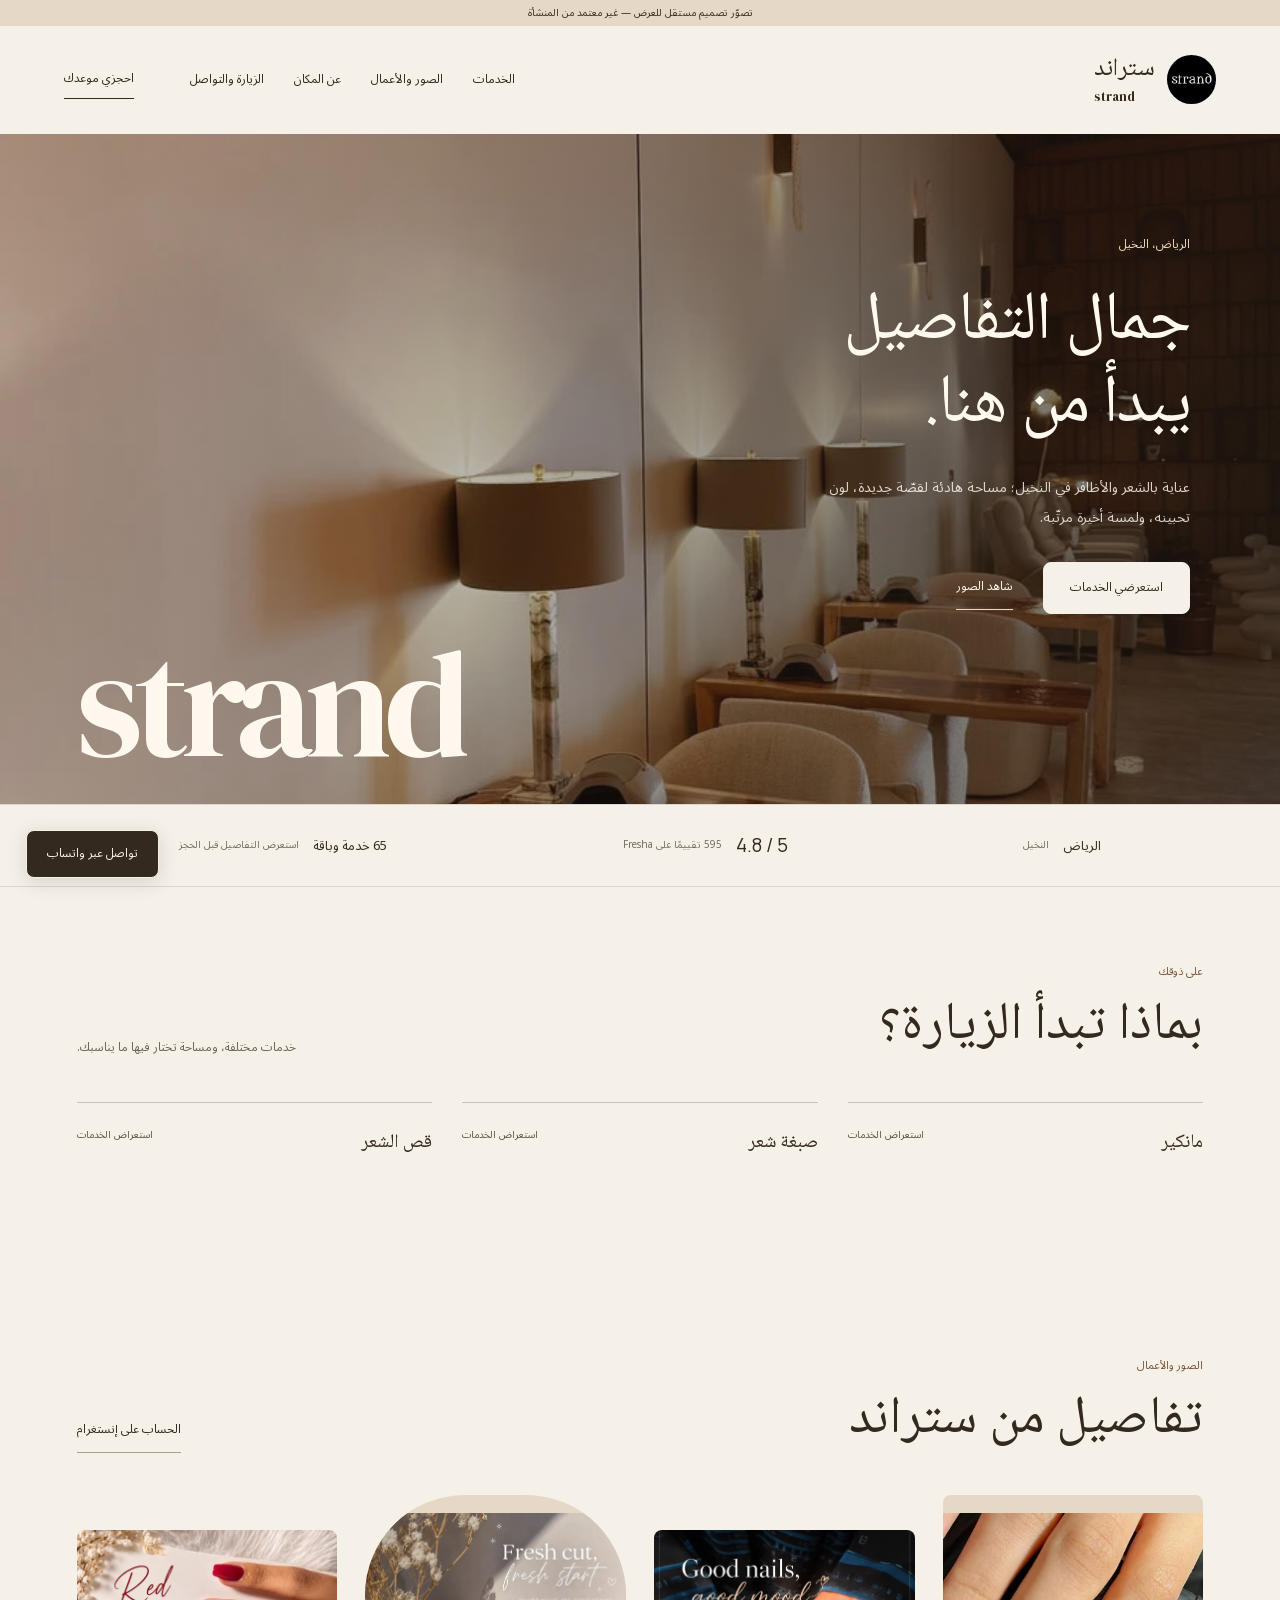
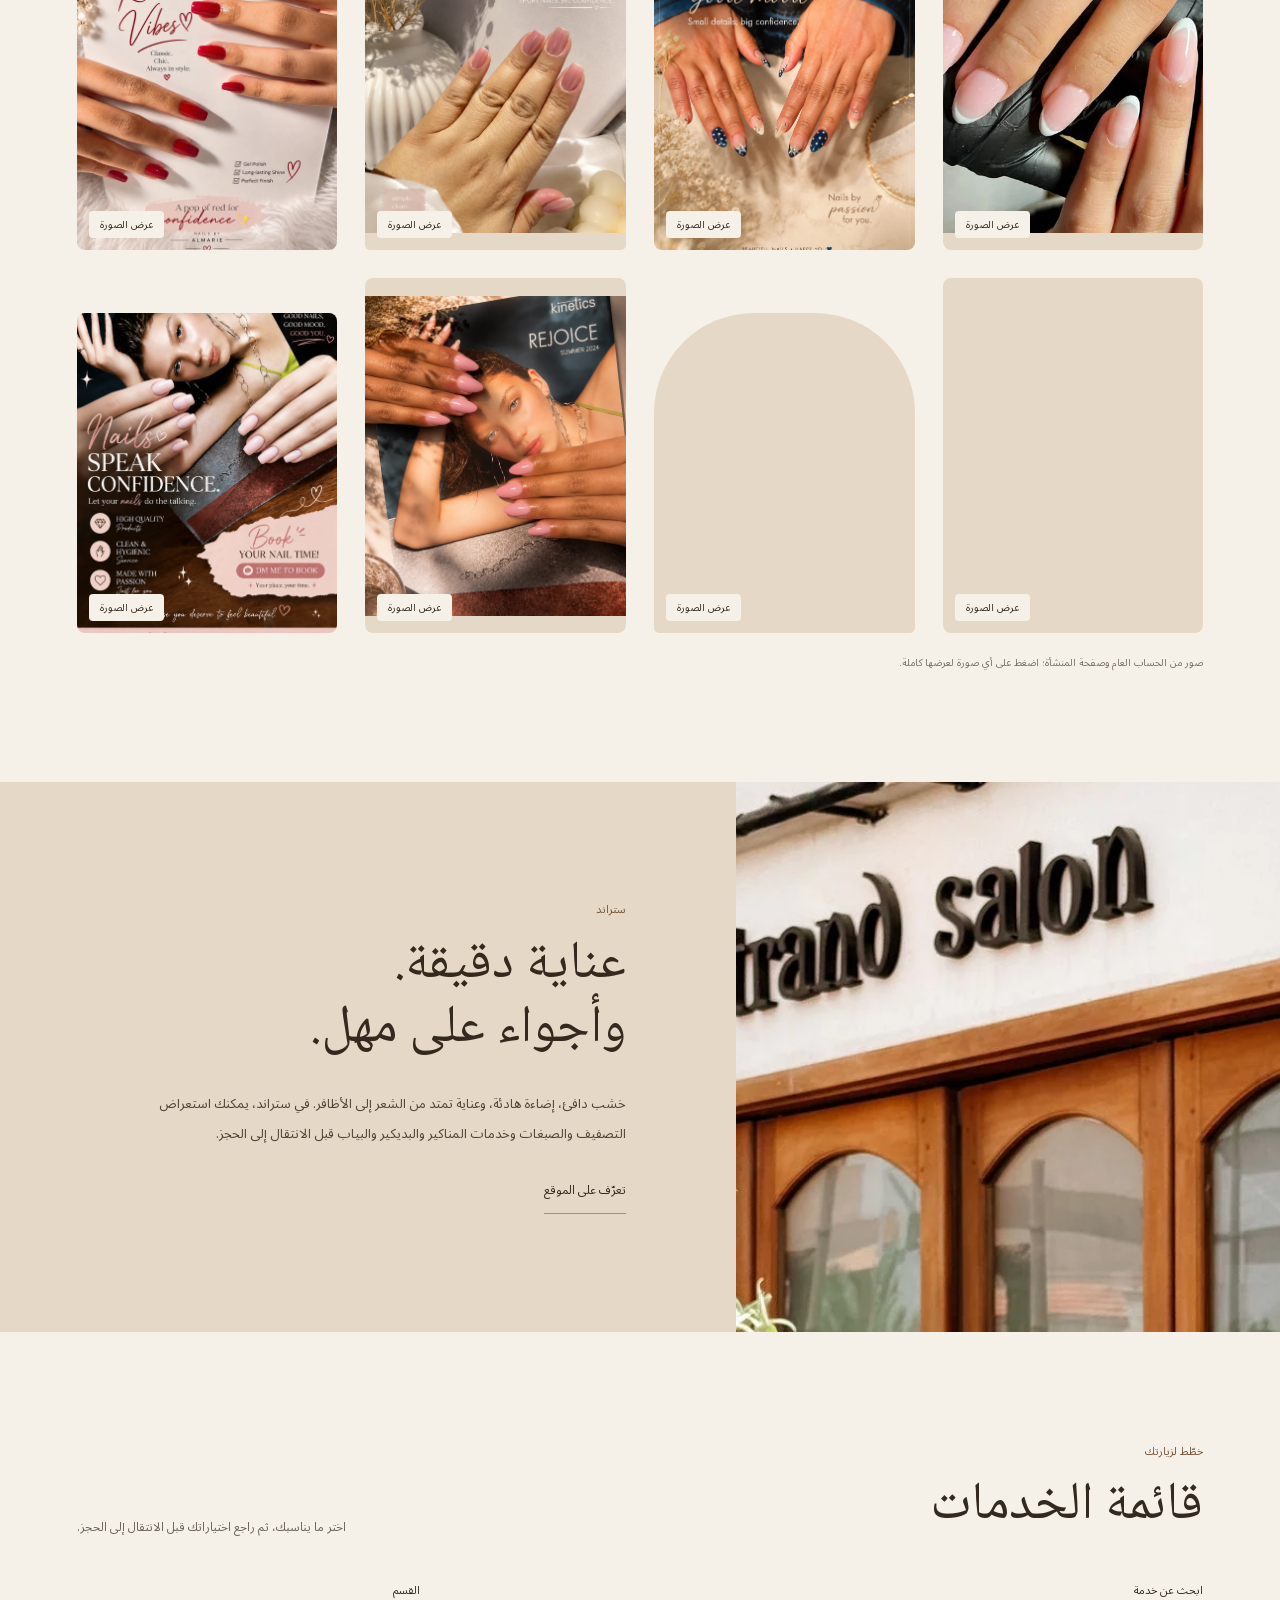
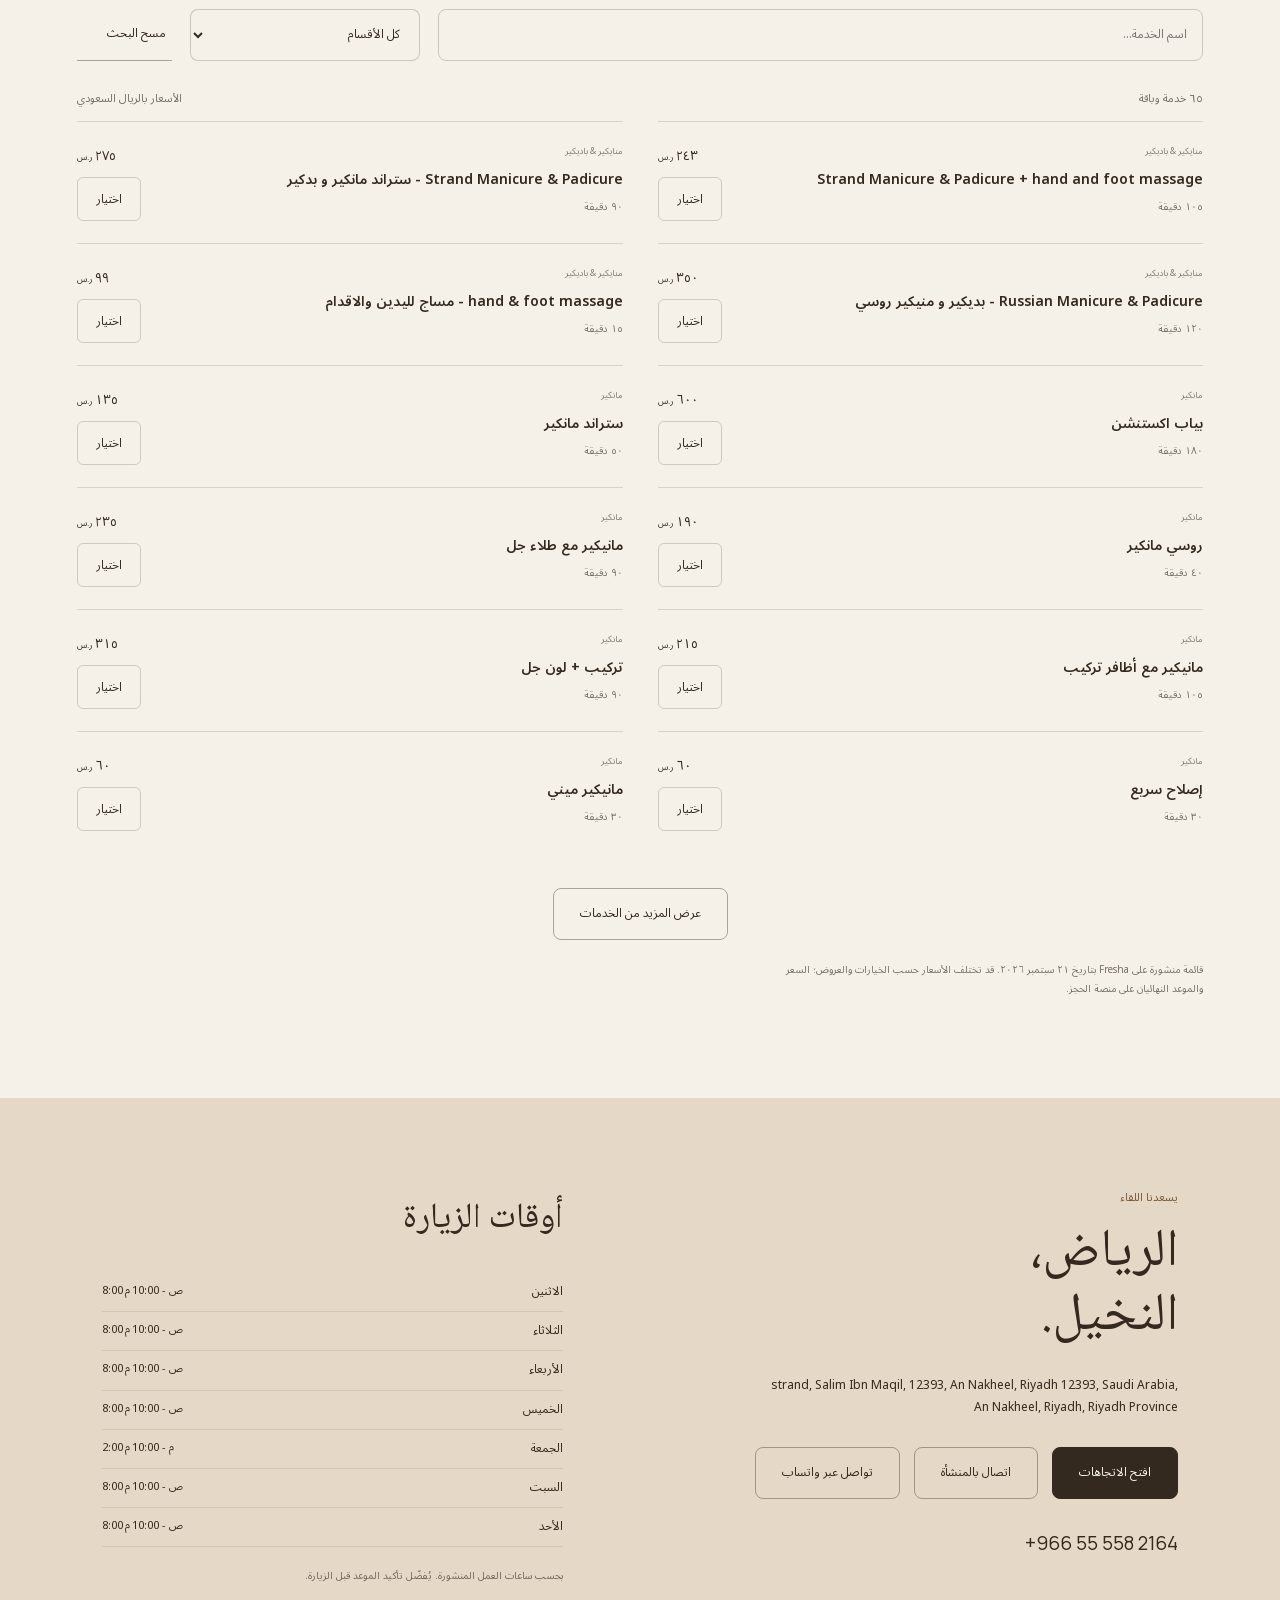
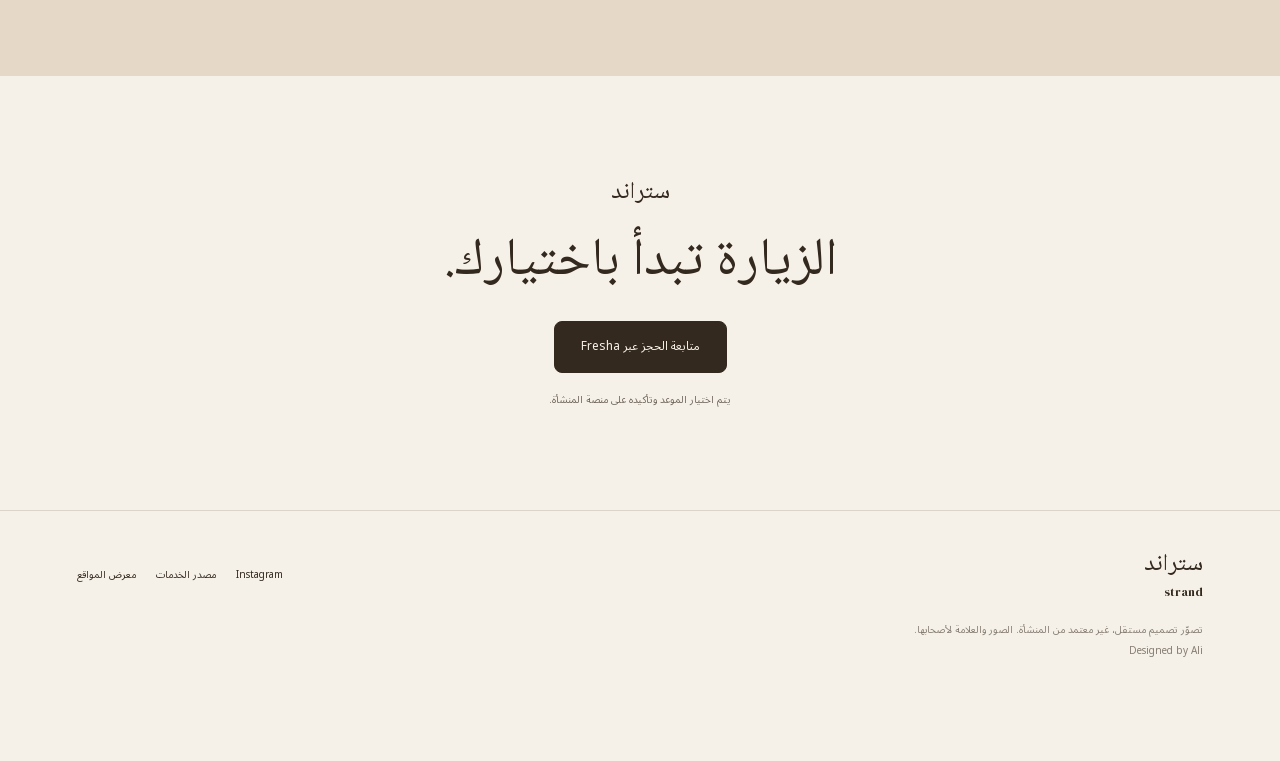
<file: strand-salon/index.html>
<!doctype html><html lang="ar" dir="rtl"><head><meta charset="utf-8"><meta name="viewport" content="width=device-width,initial-scale=1"><meta name="robots" content="noindex,nofollow"><title>ستراند | الرياض — تصوّر تصميم</title><meta name="description" content="عناية بالشعر والأظافر في النخيل؛ مساحة هادئة لقصّة جديدة، لون تحبينه، ولمسة أخيرة مرتّبة."><meta name="theme-color" content="#f6f1e8"><meta property="og:title" content="ستراند — تصوّر موقع مستقل"><meta property="og:description" content="عناية بالشعر والأظافر في النخيل؛ مساحة هادئة لقصّة جديدة، لون تحبينه، ولمسة أخيرة مرتّبة."><meta property="og:image" content="https://az212z.github.io/saudi-local-premium-09/strand-salon/assets/00.webp"><link rel="icon" href="favicon.svg" type="image/svg+xml"><link rel="stylesheet" href="../shared/fonts.css"><link rel="stylesheet" href="../shared/style.css?v=3"><script src="../shared/app.js?v=2" defer></script></head>
<body class="theme-caramel layout-cinema" style="--bg:#f6f1e8;--ink:#34291f;--accent:#785536;--soft:#e6d8c6">
<a class="skip" href="#main">انتقل إلى المحتوى</a><div class="preview-note">تصوّر تصميم مستقل للعرض — غير معتمد من المنشأة</div>
<header class="site-header"><a href="./" class="brand"><img class="brand-logo" src="assets/logo.webp" alt="شعار ستراند" width="150" height="150" loading="lazy" decoding="async"><span>ستراند<small lang="en" dir="ltr">strand</small></span></a><nav aria-label="القائمة الرئيسية"><a href="#services">الخدمات</a><a href="#work">الصور والأعمال</a><a href="#story">عن المكان</a><a href="#visit">الزيارة والتواصل</a></nav><a class="header-book" href="#services">احجزي موعدك</a><button class="menu-toggle" aria-label="فتح القائمة" aria-controls="mobile-menu" aria-expanded="false"><span></span><span></span></button></header>
<main id="main"><section class="hero"><div class="cinema-bg"><img class="hero-photo" src="assets/00.webp" alt="ستراند — من الصور المنشورة" width="909" height="515" fetchpriority="high" loading="eager" decoding="async"></div><div class="hero-copy"><p class="place">الرياض، النخيل</p><h1>جمال التفاصيل<br>يبدأ من هنا.</h1><p class="intro">عناية بالشعر والأظافر في النخيل؛ مساحة هادئة لقصّة جديدة، لون تحبينه، ولمسة أخيرة مرتّبة.</p><div class="hero-actions"><a class="button primary" href="#services">استعرضي الخدمات</a><a class="text-link" href="#work">شاهد الصور</a></div></div><span class="hero-word" lang="en" dir="ltr">strand</span></section>
<div class="trust-band"><p>الرياض <span>النخيل</span></p><a href="https://www.fresha.com/a/strand-salon-riyadh-strand-salim-ibn-maqil-12393-an-nakheel-riyadh-12393-saudi-arabia-m7belv97" target="_blank" rel="noopener noreferrer"><b dir="ltr">4.8 / 5</b><span>595 تقييمًا على Fresha</span></a><p>65 خدمة وباقة<span>استعرض التفاصيل قبل الحجز</span></p></div>
<section class="section featured"><div class="section-heading"><div><p class="section-label">على ذوقك</p><h2>بماذا تبدأ الزيارة؟</h2></div><p>خدمات مختلفة، ومساحة تختار فيها ما يناسبك.</p></div><div class="featured-cats"><a class="feature-cat" href="#services" data-category-pick="مانكير"><h3>مانكير</h3><span>استعراض الخدمات</span></a><a class="feature-cat" href="#services" data-category-pick="صبغة شعر"><h3>صبغة شعر</h3><span>استعراض الخدمات</span></a><a class="feature-cat" href="#services" data-category-pick="قص الشعر"><h3>قص الشعر</h3><span>استعراض الخدمات</span></a></div></section>
<section id="work" class="section work"><div class="section-heading"><div><p class="section-label">الصور والأعمال</p><h2>تفاصيل من ستراند</h2></div><a class="text-link" href="https://www.instagram.com/strandsalon.co/" target="_blank" rel="noopener noreferrer">الحساب على إنستغرام</a></div><div class="gallery"><button class="gallery-item" data-image="0" aria-label="تكبير الصورة 1 من ستراند"><img class="" src="assets/03.webp" alt="ستراند — صورة منشورة 1" width="909" height="515" loading="lazy" decoding="async"><span class="zoom" aria-hidden="true">عرض الصورة</span></button><button class="gallery-item" data-image="1" aria-label="تكبير الصورة 2 من ستراند"><img class="" src="assets/06.webp" alt="ستراند — صورة منشورة 2" width="1050" height="1400" loading="lazy" decoding="async"><span class="zoom" aria-hidden="true">عرض الصورة</span></button><button class="gallery-item" data-image="2" aria-label="تكبير الصورة 3 من ستراند"><img class="" src="assets/07.webp" alt="ستراند — صورة منشورة 3" width="1050" height="1400" loading="lazy" decoding="async"><span class="zoom" aria-hidden="true">عرض الصورة</span></button><button class="gallery-item" data-image="3" aria-label="تكبير الصورة 4 من ستراند"><img class="" src="assets/08.webp" alt="ستراند — صورة منشورة 4" width="1056" height="1400" loading="lazy" decoding="async"><span class="zoom" aria-hidden="true">عرض الصورة</span></button><button class="gallery-item" data-image="4" aria-label="تكبير الصورة 5 من ستراند"><img class="" src="assets/09.webp" alt="ستراند — صورة منشورة 5" width="1050" height="1400" loading="lazy" decoding="async"><span class="zoom" aria-hidden="true">عرض الصورة</span></button><button class="gallery-item" data-image="5" aria-label="تكبير الصورة 6 من ستراند"><img class="" src="assets/10.webp" alt="ستراند — صورة منشورة 6" width="1050" height="1400" loading="lazy" decoding="async"><span class="zoom" aria-hidden="true">عرض الصورة</span></button><button class="gallery-item" data-image="6" aria-label="تكبير الصورة 7 من ستراند"><img class="" src="assets/11.webp" alt="ستراند — صورة منشورة 7" width="1050" height="1400" loading="lazy" decoding="async"><span class="zoom" aria-hidden="true">عرض الصورة</span></button><button class="gallery-item" data-image="7" aria-label="تكبير الصورة 8 من ستراند"><img class="" src="assets/14.webp" alt="ستراند — صورة منشورة 8" width="1050" height="1400" loading="lazy" decoding="async"><span class="zoom" aria-hidden="true">عرض الصورة</span></button></div><p class="source-note">صور من الحساب العام وصفحة المنشأة؛ اضغط على أي صورة لعرضها كاملة.</p></section>
<section id="story" class="story-section"><div class="story-photo"><img class="" src="assets/02.webp" alt="ستراند — أجواء وتفاصيل" width="909" height="515" loading="lazy" decoding="async"></div><div class="story-copy"><p class="section-label">ستراند</p><h2>عناية دقيقة.<br>وأجواء على مهل.</h2><p>خشب دافئ، إضاءة هادئة، وعناية تمتد من الشعر إلى الأظافر. في ستراند، يمكنك استعراض التصفيف والصبغات وخدمات المناكير والبديكير والبياب قبل الانتقال إلى الحجز.</p><a class="text-link" href="#visit">تعرّف على الموقع</a></div></section>
<section id="services" class="section services-section"><div class="section-heading"><div><p class="section-label">خطّط لزيارتك</p><h2>قائمة الخدمات</h2></div><p>اختر ما يناسبك، ثم راجع اختياراتك قبل الانتقال إلى الحجز.</p></div><div class="catalog-toolbar"><div class="search-box"><label for="search">ابحث عن خدمة</label><input id="search" type="search" name="q" placeholder="اسم الخدمة…" autocomplete="off"></div><label class="category-select-label">القسم<select id="category" name="category"><option value="">كل الأقسام</option><option value="منايكير &amp; باديكير">منايكير &amp; باديكير</option><option value="مانكير">مانكير</option><option value="باديكير">باديكير</option><option value="الإضافات">الإضافات</option><option value="العناية بالشعر">العناية بالشعر</option><option value="سشوار وتصفيف الشعر">سشوار وتصفيف الشعر</option><option value="قص الشعر">قص الشعر</option><option value="صبغة شعر">صبغة شعر</option><option value="واكس">واكس</option><option value="الحواجب">الحواجب</option></select></label><button class="clear-filters text-link" type="button">مسح البحث</button></div><div class="catalog-meta"><p id="result-count" aria-live="polite"></p><p>الأسعار بالريال السعودي</p></div><div id="service-list" class="service-list"></div><div class="load-more-wrap"><button id="load-more" class="button outline" type="button">عرض المزيد من الخدمات</button></div><p class="source-note">قائمة منشورة على Fresha بتاريخ ٢١ سبتمبر ٢٠٢٦. قد تختلف الأسعار حسب الخيارات والعروض؛ السعر والموعد النهائيان على منصة الحجز.</p><noscript><p>لعرض الخدمات والأسعار، افتح <a href="https://www.fresha.com/a/strand-salon-riyadh-strand-salim-ibn-maqil-12393-an-nakheel-riyadh-12393-saudi-arabia-m7belv97">قائمة المنشأة على Fresha</a>.</p></noscript></section>
<section id="visit" class="visit-section"><div class="visit-info"><p class="section-label">يسعدنا اللقاء</p><h2>الرياض،<br>النخيل.</h2><p>strand, Salim Ibn Maqil, 12393, An Nakheel, Riyadh 12393, Saudi Arabia, An Nakheel, Riyadh, Riyadh Province</p><div class="visit-actions"><a class="button primary" href="https://www.google.com/maps/search/?api=1&amp;query=strand%2C%20Salim%20Ibn%20Maqil%2C%2012393%2C%20An%20Nakheel%2C%20Riyadh%2012393%2C%20Saudi%20Arabia%2C%20Riyadh%2C%2012393%2C%20Riyadh%20Province" target="_blank" rel="noopener noreferrer">افتح الاتجاهات</a><a class="button outline" href="tel:+966555582164">اتصال بالمنشأة</a><a class="button outline whatsapp-contact" href="https://wa.me/966555582164" target="_blank" rel="noopener noreferrer">تواصل عبر واتساب</a></div><a class="phone-number" dir="ltr" href="tel:+966555582164">+966 55 558 2164</a></div><div class="hours"><h3>أوقات الزيارة</h3><dl><div><dt>الاثنين</dt><dd dir="ltr">8:00 ص - 10:00 م</dd></div><div><dt>الثلاثاء</dt><dd dir="ltr">8:00 ص - 10:00 م</dd></div><div><dt>الأربعاء</dt><dd dir="ltr">8:00 ص - 10:00 م</dd></div><div><dt>الخميس</dt><dd dir="ltr">8:00 ص - 10:00 م</dd></div><div><dt>الجمعة</dt><dd dir="ltr">2:00 م - 10:00 م</dd></div><div><dt>السبت</dt><dd dir="ltr">8:00 ص - 10:00 م</dd></div><div><dt>الأحد</dt><dd dir="ltr">8:00 ص - 10:00 م</dd></div></dl><small>بحسب ساعات العمل المنشورة. يُفضّل تأكيد الموعد قبل الزيارة.</small></div></section>
<section class="closing"><p>ستراند</p><h2>الزيارة تبدأ باختيارك.</h2><a class="button primary" href="https://www.fresha.com/a/strand-salon-riyadh-strand-salim-ibn-maqil-12393-an-nakheel-riyadh-12393-saudi-arabia-m7belv97/all-offer?menu=true" target="_blank" rel="noopener noreferrer">متابعة الحجز عبر Fresha</a><small>يتم اختيار الموعد وتأكيده على منصة المنشأة.</small></section></main>
<footer><div class="footer-brand">ستراند<small lang="en">strand</small></div><div><a href="https://www.instagram.com/strandsalon.co/" target="_blank" rel="noopener noreferrer">Instagram</a><a href="https://www.fresha.com/a/strand-salon-riyadh-strand-salim-ibn-maqil-12393-an-nakheel-riyadh-12393-saudi-arabia-m7belv97" target="_blank" rel="noopener noreferrer">مصدر الخدمات</a><a href="../">معرض المواقع</a></div><p>تصوّر تصميم مستقل، غير معتمد من المنشأة. الصور والعلامة لأصحابها.</p><small lang="en">Designed by Ali</small></footer>
<a class="whatsapp-float" href="https://wa.me/966555582164" target="_blank" rel="noopener noreferrer" aria-label="تواصل مع ستراند عبر واتساب، يفتح في نافذة جديدة">تواصل عبر واتساب</a>
<button class="selection-bar" id="selection-open" hidden aria-haspopup="dialog"><span>اختيارات الزيارة <b id="selection-count">0</b></span><span id="selection-total"></span><span>مراجعة الاختيارات</span></button>
<dialog id="mobile-menu" class="mobile-menu" aria-label="قائمة التنقل"><button class="close-dialog" aria-label="إغلاق القائمة">إغلاق</button><p>ستراند</p><nav><a href="#services">الخدمات</a><a href="#work">الصور والأعمال</a><a href="#story">عن المكان</a><a href="#visit">الزيارة والتواصل</a></nav></dialog>
<dialog id="gallery-dialog" class="gallery-dialog" aria-label="معرض الصور"><button class="close-dialog" aria-label="إغلاق الصور">إغلاق</button><img id="gallery-full" src="assets/03.webp" alt="صورة كاملة من ستراند" width="1200" height="900"><div><button id="gallery-prev" aria-label="الصورة السابقة">السابقة</button><span id="gallery-count"></span><button id="gallery-next" aria-label="الصورة التالية">التالية</button></div></dialog>
<dialog id="service-dialog" class="service-dialog" aria-label="تفاصيل الخدمة"><button class="close-dialog" aria-label="إغلاق تفاصيل الخدمة">إغلاق</button><div id="service-details"></div></dialog>
<dialog id="selection-dialog" class="selection-dialog" aria-label="اختيارات الزيارة"><button class="close-dialog" aria-label="إغلاق الاختيارات">إغلاق</button><p class="section-label">خطّط لزيارتك</p><h2>اختياراتك</h2><div id="selected-list"></div><div class="selection-summary"></div><p class="selection-explain">هذه قائمة للتخطيط فقط. انسخها للاحتفاظ باختياراتك، ثم اختر الخدمات والموعد على Fresha لتأكيد الحجز.</p><div class="selection-actions"><button class="button outline" id="copy-selection">نسخ الاختيارات</button><a class="button primary" href="https://www.fresha.com/a/strand-salon-riyadh-strand-salim-ibn-maqil-12393-an-nakheel-riyadh-12393-saudi-arabia-m7belv97/all-offer?menu=true" target="_blank" rel="noopener noreferrer">متابعة الحجز عبر Fresha</a></div><p id="copy-status" aria-live="polite"></p></dialog><div class="toast" role="status" aria-live="polite"></div><script type="application/json" id="site-data">{"name": "ستراند", "services": [{"id": "p:1914509", "name": "Strand Manicure & Padicure + hand and foot massage", "original": "Strand Manicure & Padicure + hand and foot massage", "category": "منايكير & باديكير", "price": 243, "starts": false, "minutes": 105, "maxMinutes": 105, "variants": []}, {"id": "s:19741492", "name": "Strand Manicure & Padicure - ستراند مانكير و بدكير", "original": "Strand Manicure & Padicure - ستراند مانكير و بدكير", "category": "منايكير & باديكير", "price": 275, "starts": false, "minutes": 90, "maxMinutes": 90, "variants": [{"name": "Strand Manicure & Padicure - ستراند مانكير و بدكير", "price": "SAR 275", "duration": "1 hr, 30 min"}]}, {"id": "s:19741323", "name": "Russian Manicure & Padicure - بديكير و منيكير روسي", "original": "Russian Manicure & Padicure - بديكير و منيكير روسي", "category": "منايكير & باديكير", "price": 350, "starts": false, "minutes": 120, "maxMinutes": 120, "variants": [{"name": "Russian Manicure & Padicure - بديكير و منيكير روسي", "price": "SAR 350", "duration": "2 hr"}]}, {"id": "s:25559759", "name": "hand & foot massage - مساج لليدين والاقدام", "original": "hand & foot massage - مساج لليدين والاقدام", "category": "منايكير & باديكير", "price": 99, "starts": false, "minutes": 15, "maxMinutes": 15, "variants": [{"name": "hand & foot massage - مساج لليدين والاقدام", "price": "SAR 99", "duration": "15 min"}]}, {"id": "s:22310474", "name": "بياب اكستنشن", "original": "BIAB Extensions | بياب اكستنشن", "category": "مانكير", "price": 600, "starts": false, "minutes": 180, "maxMinutes": 180, "variants": [{"name": "بياب اكستنشن", "price": "SAR 600", "duration": "3 hr"}]}, {"id": "s:19557156", "name": "ستراند مانكير", "original": "Strand Manicure | ستراند مانكير", "category": "مانكير", "price": 135, "starts": false, "minutes": 50, "maxMinutes": 50, "variants": [{"name": "ستراند مانكير", "price": "SAR 135", "duration": "50 min"}]}, {"id": "s:19741152", "name": "روسي مانكير", "original": "Russian Manicure | روسي مانكير", "category": "مانكير", "price": 190, "starts": false, "minutes": 40, "maxMinutes": 40, "variants": [{"name": "روسي مانكير", "price": "SAR 190", "duration": "40 min"}]}, {"id": "s:19557166", "name": "مانيكير مع طلاء جل", "original": "Mani with Gel Polish | مانيكير مع طلاء جل", "category": "مانكير", "price": 235, "starts": false, "minutes": 90, "maxMinutes": 90, "variants": [{"name": "مانيكير مع طلاء جل", "price": "SAR 235", "duration": "1 hr, 30 min"}]}, {"id": "s:19557167", "name": "مانيكير مع أظافر تركيب", "original": "Mani with Press On | مانيكير مع أظافر تركيب", "category": "مانكير", "price": 215, "starts": false, "minutes": 105, "maxMinutes": 105, "variants": [{"name": "مانيكير مع أظافر تركيب", "price": "SAR 215", "duration": "1 hr, 45 min"}]}, {"id": "s:25360390", "name": "تركيب + لون جل", "original": "soft gel press-on + gel colour | تركيب + لون جل", "category": "مانكير", "price": 315, "starts": false, "minutes": 90, "maxMinutes": 90, "variants": [{"name": "تركيب + لون جل", "price": "SAR 315", "duration": "1 hr, 30 min"}]}, {"id": "s:19557153", "name": "إصلاح سريع", "original": "Hand Quick Fix | إصلاح سريع", "category": "مانكير", "price": 60, "starts": false, "minutes": 30, "maxMinutes": 30, "variants": [{"name": "إصلاح سريع", "price": "SAR 60", "duration": "30 min"}]}, {"id": "s:19557158", "name": "مانيكير ميني", "original": "Mini Mani | مانيكير ميني", "category": "مانكير", "price": 60, "starts": false, "minutes": 30, "maxMinutes": 30, "variants": [{"name": "مانيكير ميني", "price": "SAR 60", "duration": "30 min"}]}, {"id": "s:19741593", "name": "بياب مانكير", "original": "BIAB Manicure | بياب مانكير", "category": "مانكير", "price": 350, "starts": true, "minutes": 180, "maxMinutes": 180, "variants": [{"name": "بياب مانكير", "price": "SAR 350", "duration": "3 hr"}]}, {"id": "s:19741906", "name": "Gel Extensions -جل اكستنشن", "original": "Gel Extensions -جل اكستنشن", "category": "مانكير", "price": 60, "starts": true, "minutes": 30, "maxMinutes": 150, "variants": [{"name": "Gel Extensions -جل اكستنشن", "price": "SAR 530", "duration": "2 hr, 30 min"}, {"name": "Gel Extention per Nail", "price": "SAR 60", "duration": "30 min"}]}, {"id": "s:19557171", "name": "ستراند باديكير", "original": "Strand Pedi | ستراند باديكير", "category": "باديكير", "price": 150, "starts": false, "minutes": 45, "maxMinutes": 45, "variants": [{"name": "ستراند باديكير", "price": "SAR 150", "duration": "45 min"}]}, {"id": "s:19557177", "name": "باديكير ميني", "original": "Mini Pedi | باديكير ميني", "category": "باديكير", "price": 60, "starts": false, "minutes": 30, "maxMinutes": 30, "variants": [{"name": "باديكير ميني", "price": "SAR 60", "duration": "30 min"}]}, {"id": "s:19741935", "name": "باديكير روسي", "original": "Russian Pedicure | باديكير روسي", "category": "باديكير", "price": 210, "starts": false, "minutes": 40, "maxMinutes": 40, "variants": [{"name": "باديكير روسي", "price": "SAR 210", "duration": "40 min"}]}, {"id": "s:19557179", "name": "باديكير مع طلاء جل", "original": "Pedi with Gel Polish | باديكير مع طلاء جل", "category": "باديكير", "price": 245, "starts": false, "minutes": 75, "maxMinutes": 75, "variants": [{"name": "باديكير مع طلاء جل", "price": "SAR 245", "duration": "1 hr, 15 min"}]}, {"id": "s:19741928", "name": "جل اكستنشن", "original": "Gel Extensions | جل اكستنشن", "category": "باديكير", "price": 80, "starts": true, "minutes": 30, "maxMinutes": 210, "variants": [{"name": "جل اكستنشن", "price": "SAR 530", "duration": "3 hr, 30 min"}, {"name": "لكل ظفر", "price": "SAR 80", "duration": "30 min"}]}, {"id": "s:19557169", "name": "إصلاح سريع", "original": "Foot Quick Fix | إصلاح سريع", "category": "باديكير", "price": 65, "starts": false, "minutes": 30, "maxMinutes": 30, "variants": [{"name": "إصلاح سريع", "price": "SAR 65", "duration": "30 min"}]}, {"id": "s:20614291", "name": "تعبئة بياب", "original": "BIAB Refill | تعبئة بياب", "category": "الإضافات", "price": 300, "starts": true, "minutes": 165, "maxMinutes": 165, "variants": [{"name": "تعبئة بياب", "price": "SAR 300", "duration": "2 hr, 45 min"}]}, {"id": "s:19557189", "name": "تعبئة جل إكستنشن", "original": "Gel Refill Extensions | تعبئة جل إكستنشن", "category": "الإضافات", "price": 375, "starts": true, "minutes": 165, "maxMinutes": 165, "variants": [{"name": "تعبئة جل إكستنشن", "price": "SAR 375", "duration": "2 hr, 45 min"}]}, {"id": "s:19741427", "name": "إزالة بياب", "original": "BIAB Removal | إزالة بياب", "category": "الإضافات", "price": 99, "starts": false, "minutes": 45, "maxMinutes": 45, "variants": [{"name": "إزالة بياب", "price": "SAR 99", "duration": "45 min"}]}, {"id": "s:19741459", "name": "إزالة جل إكستنشن", "original": "Gel Extension Removal | إزالة جل إكستنشن", "category": "الإضافات", "price": 150, "starts": false, "minutes": 45, "maxMinutes": 45, "variants": [{"name": "إزالة جل إكستنشن", "price": "SAR 150", "duration": "45 min"}]}, {"id": "s:20573887", "name": "ازالة تركيب الاظافر", "original": "Press On Removal | ازالة تركيب الاظافر", "category": "الإضافات", "price": 100, "starts": true, "minutes": 40, "maxMinutes": 40, "variants": [{"name": "ازالة تركيب الاظافر", "price": "SAR 100", "duration": "40 min"}]}, {"id": "s:19557183", "name": "إزالة طلاء الجل", "original": "Gel Polish Removal | إزالة طلاء الجل", "category": "الإضافات", "price": 80, "starts": false, "minutes": 45, "maxMinutes": 45, "variants": [{"name": "إزالة طلاء الجل", "price": "SAR 80", "duration": "45 min"}]}, {"id": "s:19557188", "name": "أظافر تركيب", "original": "Press On | أظافر تركيب", "category": "الإضافات", "price": 145, "starts": false, "minutes": 60, "maxMinutes": 60, "variants": [{"name": "أظافر تركيب", "price": "SAR 145", "duration": "1 hr"}]}, {"id": "s:19930732", "name": "إصلاح الأظافر", "original": "Nail Repair | إصلاح الأظافر", "category": "الإضافات", "price": 60, "starts": true, "minutes": 20, "maxMinutes": 20, "variants": [{"name": "إصلاح الأظافر", "price": "SAR 60", "duration": "20 min"}]}, {"id": "s:19829823", "name": "فرنش جل", "original": "French Gel | فرنش جل", "category": "الإضافات", "price": 170, "starts": true, "minutes": 60, "maxMinutes": 60, "variants": [{"name": "فرنش جل", "price": "SAR 170", "duration": "1 hr"}]}, {"id": "s:19557190", "name": "فرنش", "original": "French | فرنش", "category": "الإضافات", "price": 95, "starts": true, "minutes": 40, "maxMinutes": 40, "variants": [{"name": "فرنش", "price": "SAR 95", "duration": "40 min"}]}, {"id": "s:19557192", "name": "اومبري", "original": "Ombre | اومبري", "category": "الإضافات", "price": 65, "starts": true, "minutes": 30, "maxMinutes": 30, "variants": [{"name": "اومبري", "price": "SAR 65", "duration": "30 min"}]}, {"id": "s:21385210", "name": "كروم", "original": "Crom | كروم", "category": "الإضافات", "price": 80, "starts": true, "minutes": 20, "maxMinutes": 20, "variants": [{"name": "كروم", "price": "SAR 80", "duration": "20 min"}]}, {"id": "p:1914611", "name": "Highlights color + k18 treatment", "original": "Highlights color + k18 treatment", "category": "العناية بالشعر", "price": 840, "starts": false, "minutes": 180, "maxMinutes": 180, "variants": []}, {"id": "p:1914549", "name": "hair trim + scalp scrub + wavy blow dry", "original": "hair trim + scalp scrub + wavy blow dry", "category": "العناية بالشعر", "price": 440, "starts": false, "minutes": 125, "maxMinutes": 125, "variants": []}, {"id": "s:25493288", "name": "مقشر فروة الرأس", "original": "Scalp Scrub | مقشر فروة الرأس", "category": "العناية بالشعر", "price": 300, "starts": false, "minutes": 45, "maxMinutes": 45, "variants": [{"name": "مقشر فروة الرأس", "price": "SAR 300", "duration": "45 min"}]}, {"id": "s:25374400", "name": "بي بي كريم رتوش", "original": "Touch-up BB Creme  | بي بي كريم رتوش", "category": "العناية بالشعر", "price": 750, "starts": true, "minutes": 110, "maxMinutes": 110, "variants": [{"name": "بي بي كريم رتوش", "price": "SAR 750", "duration": "1 hr, 50 min"}]}, {"id": "s:23996268", "name": "Blue Caviar Treatment - معالج الكافيار للشعر", "original": "Blue Caviar Treatment - معالج الكافيار للشعر", "category": "العناية بالشعر", "price": 1150, "starts": true, "minutes": 60, "maxMinutes": 120, "variants": [{"name": "قصير", "price": "SAR 1,150", "duration": "1 hr"}, {"name": "وسط", "price": "SAR 1,450", "duration": "1 hr, 30 min"}, {"name": "طويل", "price": "SAR 1,950", "duration": "2 hr"}]}, {"id": "s:22219276", "name": "Filler Treatment", "original": "Filler Treatment", "category": "العناية بالشعر", "price": 280, "starts": true, "minutes": 45, "maxMinutes": 60, "variants": [{"name": "Filler Treatment", "price": "SAR 280", "duration": "45 min"}, {"name": "متوسط", "price": "SAR 330", "duration": "50 min"}, {"name": "طويل", "price": "SAR 400", "duration": "1 hr"}]}, {"id": "s:19557143", "name": "K18 معالج", "original": "K18 Treatment  | K18 معالج", "category": "العناية بالشعر", "price": 245, "starts": true, "minutes": 60, "maxMinutes": 60, "variants": [{"name": "قصير", "price": "SAR 245", "duration": "1 hr"}, {"name": "متوسط", "price": "SAR 295", "duration": "1 hr"}, {"name": "طويل", "price": "SAR 345", "duration": "1 hr"}]}, {"id": "s:19557140", "name": "معالج ترندي", "original": "Trendy | معالج ترندي", "category": "العناية بالشعر", "price": 365, "starts": true, "minutes": 80, "maxMinutes": 80, "variants": [{"name": "قصير", "price": "from SAR 365", "duration": "1 hr, 20 min"}, {"name": "متوسط", "price": "SAR 415", "duration": "1 hr, 20 min"}, {"name": "طويل", "price": "SAR 465", "duration": "1 hr, 20 min"}]}, {"id": "s:21293171", "name": "Kevin Murphy Treatment - كيفن مورفى تريتمنت", "original": "Kevin Murphy Treatment - كيفن مورفى تريتمنت", "category": "العناية بالشعر", "price": 170, "starts": false, "minutes": 40, "maxMinutes": 40, "variants": [{"name": "Kevin Murphy Treatment - كيفن مورفى تريتمنت", "price": "SAR 170", "duration": "40 min"}]}, {"id": "s:20468244", "name": "3D معالج الشعر", "original": "3D Hair Treatment |  3D معالج الشعر", "category": "العناية بالشعر", "price": 250, "starts": true, "minutes": 35, "maxMinutes": 55, "variants": [{"name": "قصير", "price": "SAR 250", "duration": "35 min"}, {"name": "متوسط", "price": "SAR 280", "duration": "45 min"}, {"name": "طويل", "price": "SAR 310", "duration": "55 min"}]}, {"id": "s:21461555", "name": "معالج بي بي كريم", "original": "BB Creme Treatment | معالج بي بي كريم", "category": "العناية بالشعر", "price": 1000, "starts": true, "minutes": 90, "maxMinutes": 150, "variants": [{"name": "قصير", "price": "SAR 1,000", "duration": "1 hr, 30 min"}, {"name": "متوسط", "price": "SAR 1,300", "duration": "2 hr"}, {"name": "طويل", "price": "SAR 1,800", "duration": "2 hr, 30 min"}]}, {"id": "s:21291382", "name": "جلسة سدر للشعر", "original": "Sidr Hair Mask | جلسة سدر للشعر", "category": "العناية بالشعر", "price": 170, "starts": false, "minutes": 60, "maxMinutes": 90, "variants": [{"name": "جلسة سدر للشعر", "price": "SAR 170", "duration": "1 hr, 30 min"}, {"name": "سدر للشعر مع الخزامي", "price": "SAR 170", "duration": "1 hr"}]}, {"id": "s:24645580", "name": "ويفي فير", "original": "Wavy | ويفي فير", "category": "سشوار وتصفيف الشعر", "price": 205, "starts": true, "minutes": 30, "maxMinutes": 60, "variants": [{"name": "قصير", "price": "SAR 205", "duration": "30 min"}, {"name": "متوسط", "price": "SAR 245", "duration": "45 min"}, {"name": "طويل", "price": "SAR 285", "duration": "1 hr"}, {"name": "طويل جدا", "price": "SAR 350", "duration": "1 hr"}]}, {"id": "s:24644270", "name": "استشوار ستريت", "original": "Straight Blowdry | استشوار ستريت", "category": "سشوار وتصفيف الشعر", "price": 125, "starts": true, "minutes": 25, "maxMinutes": 45, "variants": [{"name": "قصير", "price": "SAR 125", "duration": "25 min"}, {"name": "متوسط", "price": "SAR 165", "duration": "35 min"}, {"name": "طويل", "price": "SAR 205", "duration": "40 min"}, {"name": "طويل جدا", "price": "SAR 250", "duration": "45 min"}]}, {"id": "s:24644253", "name": "استشوار ويفي", "original": "Wavy Blowdry | استشوار ويفي", "category": "سشوار وتصفيف الشعر", "price": 175, "starts": true, "minutes": 30, "maxMinutes": 60, "variants": [{"name": "قصير", "price": "SAR 175", "duration": "30 min"}, {"name": "متوسط", "price": "SAR 215", "duration": "45 min"}, {"name": "طويل", "price": "SAR 255", "duration": "50 min"}, {"name": "طويل جدا", "price": "SAR 300", "duration": "1 hr"}]}, {"id": "s:19557134", "name": "تسريحة", "original": "Hairstyle | تسريحة", "category": "سشوار وتصفيف الشعر", "price": 250, "starts": true, "minutes": 50, "maxMinutes": 60, "variants": [{"name": "قصير", "price": "from SAR 250", "duration": "50 min"}, {"name": "متوسط", "price": "SAR 500", "duration": "1 hr"}]}, {"id": "s:19557137", "name": "ضفائر", "original": "Braids | ضفائر", "category": "سشوار وتصفيف الشعر", "price": 100, "starts": true, "minutes": 30, "maxMinutes": 60, "variants": [{"name": "قصير", "price": "from SAR 100", "duration": "30 min"}, {"name": "متوسط", "price": "SAR 350", "duration": "1 hr"}]}, {"id": "s:19557109", "name": "قص غره", "original": "Bangs | قص غره", "category": "قص الشعر", "price": 85, "starts": false, "minutes": 20, "maxMinutes": 20, "variants": [{"name": "قص غره", "price": "SAR 85", "duration": "20 min"}]}, {"id": "s:19557113", "name": "قص خفيف", "original": "Trim | قص خفيف", "category": "قص الشعر", "price": 135, "starts": false, "minutes": 30, "maxMinutes": 30, "variants": [{"name": "قص خفيف", "price": "SAR 135", "duration": "30 min"}]}, {"id": "s:19557115", "name": "تصفيف", "original": "Style | تصفيف", "category": "قص الشعر", "price": 230, "starts": false, "minutes": 40, "maxMinutes": 40, "variants": [{"name": "تصفيف", "price": "SAR 230", "duration": "40 min"}]}, {"id": "s:19692206", "name": "كونتور", "original": "Contour | كونتور", "category": "صبغة شعر", "price": 690, "starts": true, "minutes": 240, "maxMinutes": 240, "variants": [{"name": "كونتور", "price": "from SAR 690", "duration": "4 hr"}]}, {"id": "s:19692190", "name": "اومبري", "original": "Ombre | اومبري", "category": "صبغة شعر", "price": 1150, "starts": true, "minutes": 240, "maxMinutes": 240, "variants": [{"name": "اومبري", "price": "from SAR 1,150", "duration": "4 hr"}]}, {"id": "s:19692149", "name": "بلياج", "original": "Balyage | بلياج", "category": "صبغة شعر", "price": 1150, "starts": true, "minutes": 60, "maxMinutes": 60, "variants": [{"name": "بلياج", "price": "from SAR 1,150", "duration": "1 hr"}]}, {"id": "s:19692132", "name": "صبغة لون شعر كامل", "original": "Full Hair Color | صبغة لون شعر كامل", "category": "صبغة شعر", "price": 350, "starts": true, "minutes": 60, "maxMinutes": 150, "variants": [{"name": "قصير", "price": "SAR 350", "duration": "1 hr"}, {"name": "متوسط", "price": "SAR 450", "duration": "1 hr, 30 min"}, {"name": "طويل", "price": "SAR 550", "duration": "2 hr"}, {"name": "طويل جدا", "price": "SAR 650", "duration": "2 hr, 30 min"}]}, {"id": "s:19692120", "name": "رنساج", "original": "Rinsage | رنساج", "category": "صبغة شعر", "price": 230, "starts": true, "minutes": 60, "maxMinutes": 60, "variants": [{"name": "رنساج", "price": "from SAR 230", "duration": "1 hr"}]}, {"id": "s:19692093", "name": "صبغة جذور", "original": "Root Color | صبغة جذور", "category": "صبغة شعر", "price": 230, "starts": true, "minutes": 60, "maxMinutes": 60, "variants": [{"name": "صبغة جذور", "price": "from SAR 230", "duration": "1 hr"}]}, {"id": "s:20419741", "name": "واكس حواجب", "original": "Eyebrow Wax | واكس حواجب", "category": "واكس", "price": 80, "starts": true, "minutes": 30, "maxMinutes": 30, "variants": [{"name": "واكس حواجب", "price": "SAR 80", "duration": "30 min"}]}, {"id": "s:20419695", "name": "واكس الوجه", "original": "Face Wax | واكس الوجه", "category": "واكس", "price": 120, "starts": true, "minutes": 70, "maxMinutes": 70, "variants": [{"name": "واكس الوجه", "price": "SAR 120", "duration": "1 hr, 10 min"}]}, {"id": "s:21575450", "name": "فتلة الوجه", "original": "Face Thread | فتلة الوجه", "category": "الحواجب", "price": 120, "starts": true, "minutes": 70, "maxMinutes": 70, "variants": [{"name": "فتلة الوجه", "price": "SAR 120", "duration": "1 hr, 10 min"}]}, {"id": "s:21291488", "name": "صبغة وتشقير الحاجب", "original": "صبغة وتشقير الحاجب", "category": "الحواجب", "price": 100, "starts": false, "minutes": 40, "maxMinutes": 40, "variants": [{"name": "صبغة وتشقير الحاجب", "price": "SAR 100", "duration": "40 min"}]}, {"id": "s:21291551", "name": "صبغة الحاجب", "original": "Brow Tint | صبغة الحاجب", "category": "الحواجب", "price": 70, "starts": false, "minutes": 40, "maxMinutes": 40, "variants": [{"name": "صبغة الحاجب", "price": "SAR 70", "duration": "40 min"}]}, {"id": "s:21291560", "name": "تشقير الحاجب", "original": "تشقير الحاجب", "category": "الحواجب", "price": 50, "starts": false, "minutes": 20, "maxMinutes": 20, "variants": [{"name": "تشقير الحاجب", "price": "SAR 50", "duration": "20 min"}]}, {"id": "s:21302683", "name": "فتلة حواجب", "original": "Eyebrow Thread | فتلة حواجب", "category": "الحواجب", "price": 90, "starts": false, "minutes": 30, "maxMinutes": 30, "variants": [{"name": "فتلة حواجب", "price": "SAR 90", "duration": "30 min"}]}], "gallery": ["assets/03.webp", "assets/06.webp", "assets/07.webp", "assets/08.webp", "assets/09.webp", "assets/10.webp", "assets/11.webp", "assets/14.webp"], "fresha": "https://www.fresha.com/a/strand-salon-riyadh-strand-salim-ibn-maqil-12393-an-nakheel-riyadh-12393-saudi-arabia-m7belv97/all-offer?menu=true", "source": "https://www.fresha.com/a/strand-salon-riyadh-strand-salim-ibn-maqil-12393-an-nakheel-riyadh-12393-saudi-arabia-m7belv97", "key": "strand-salon"}</script></body></html>
</file>
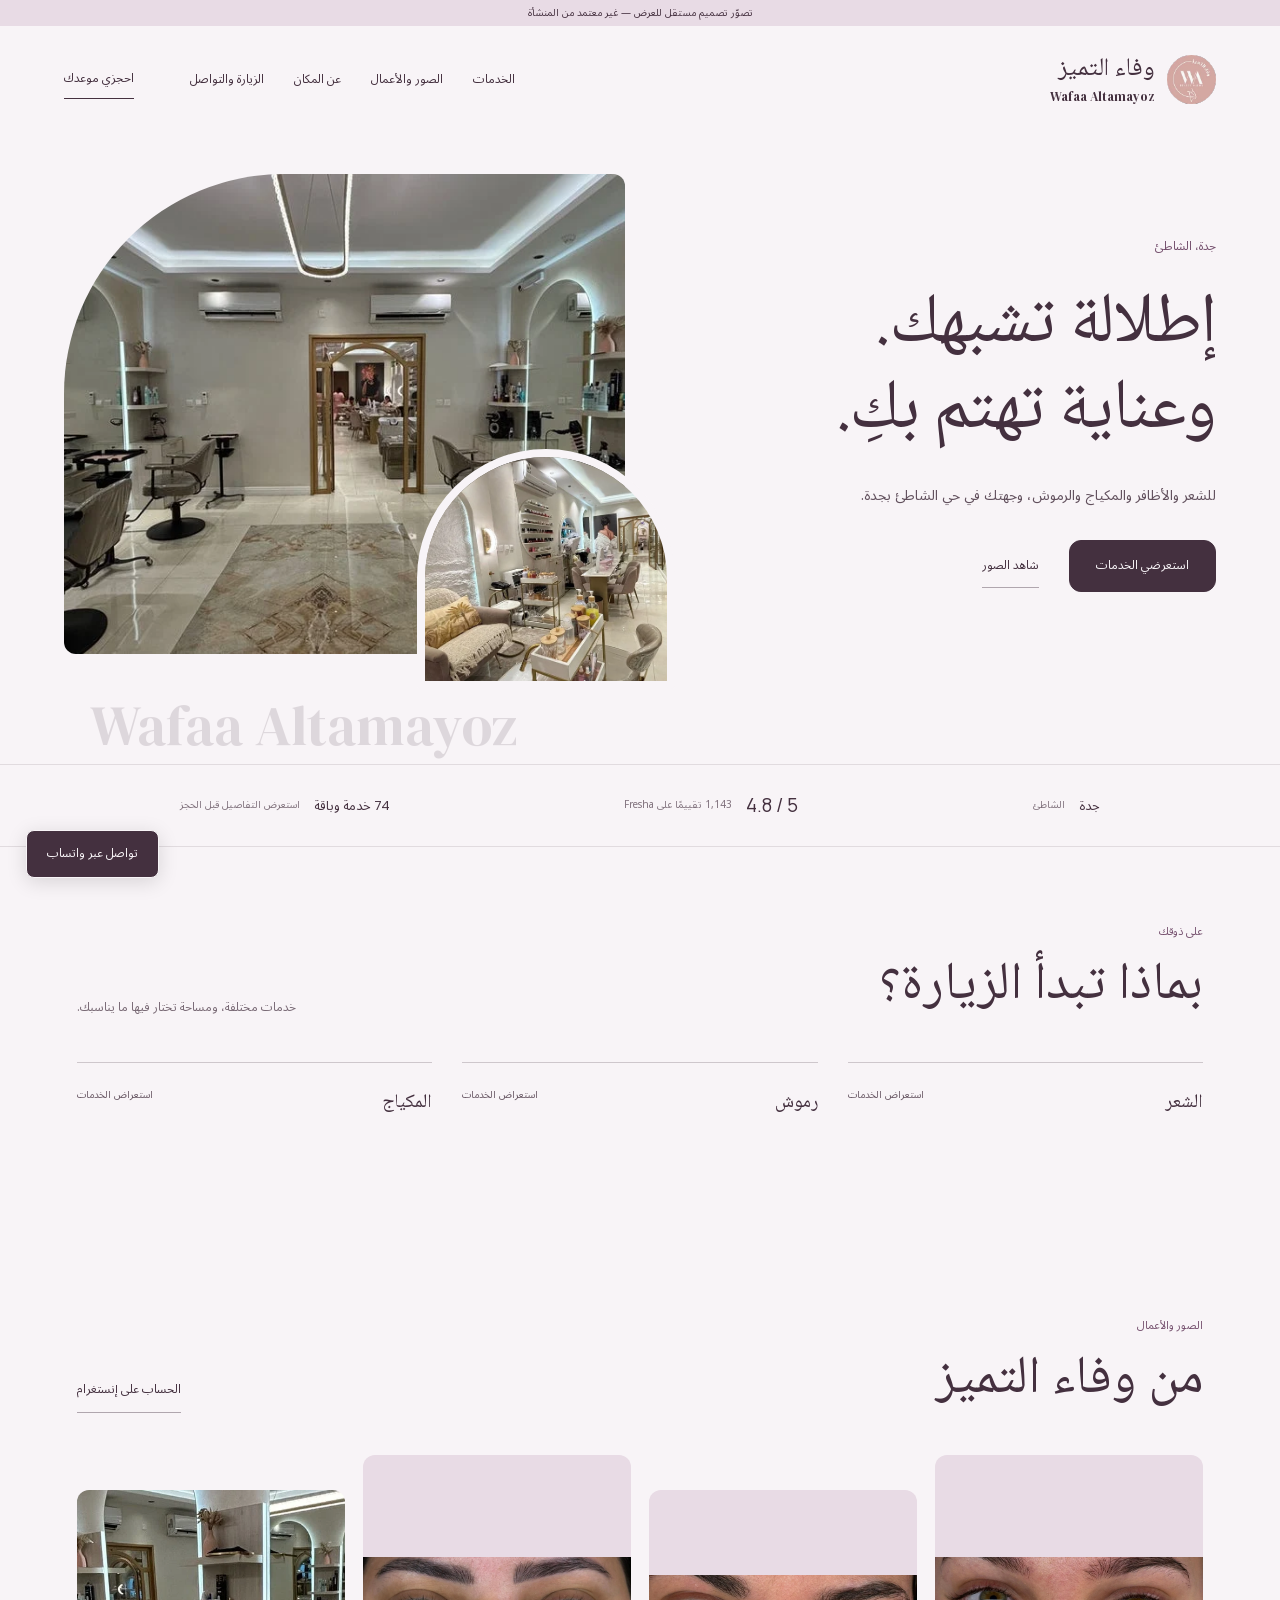
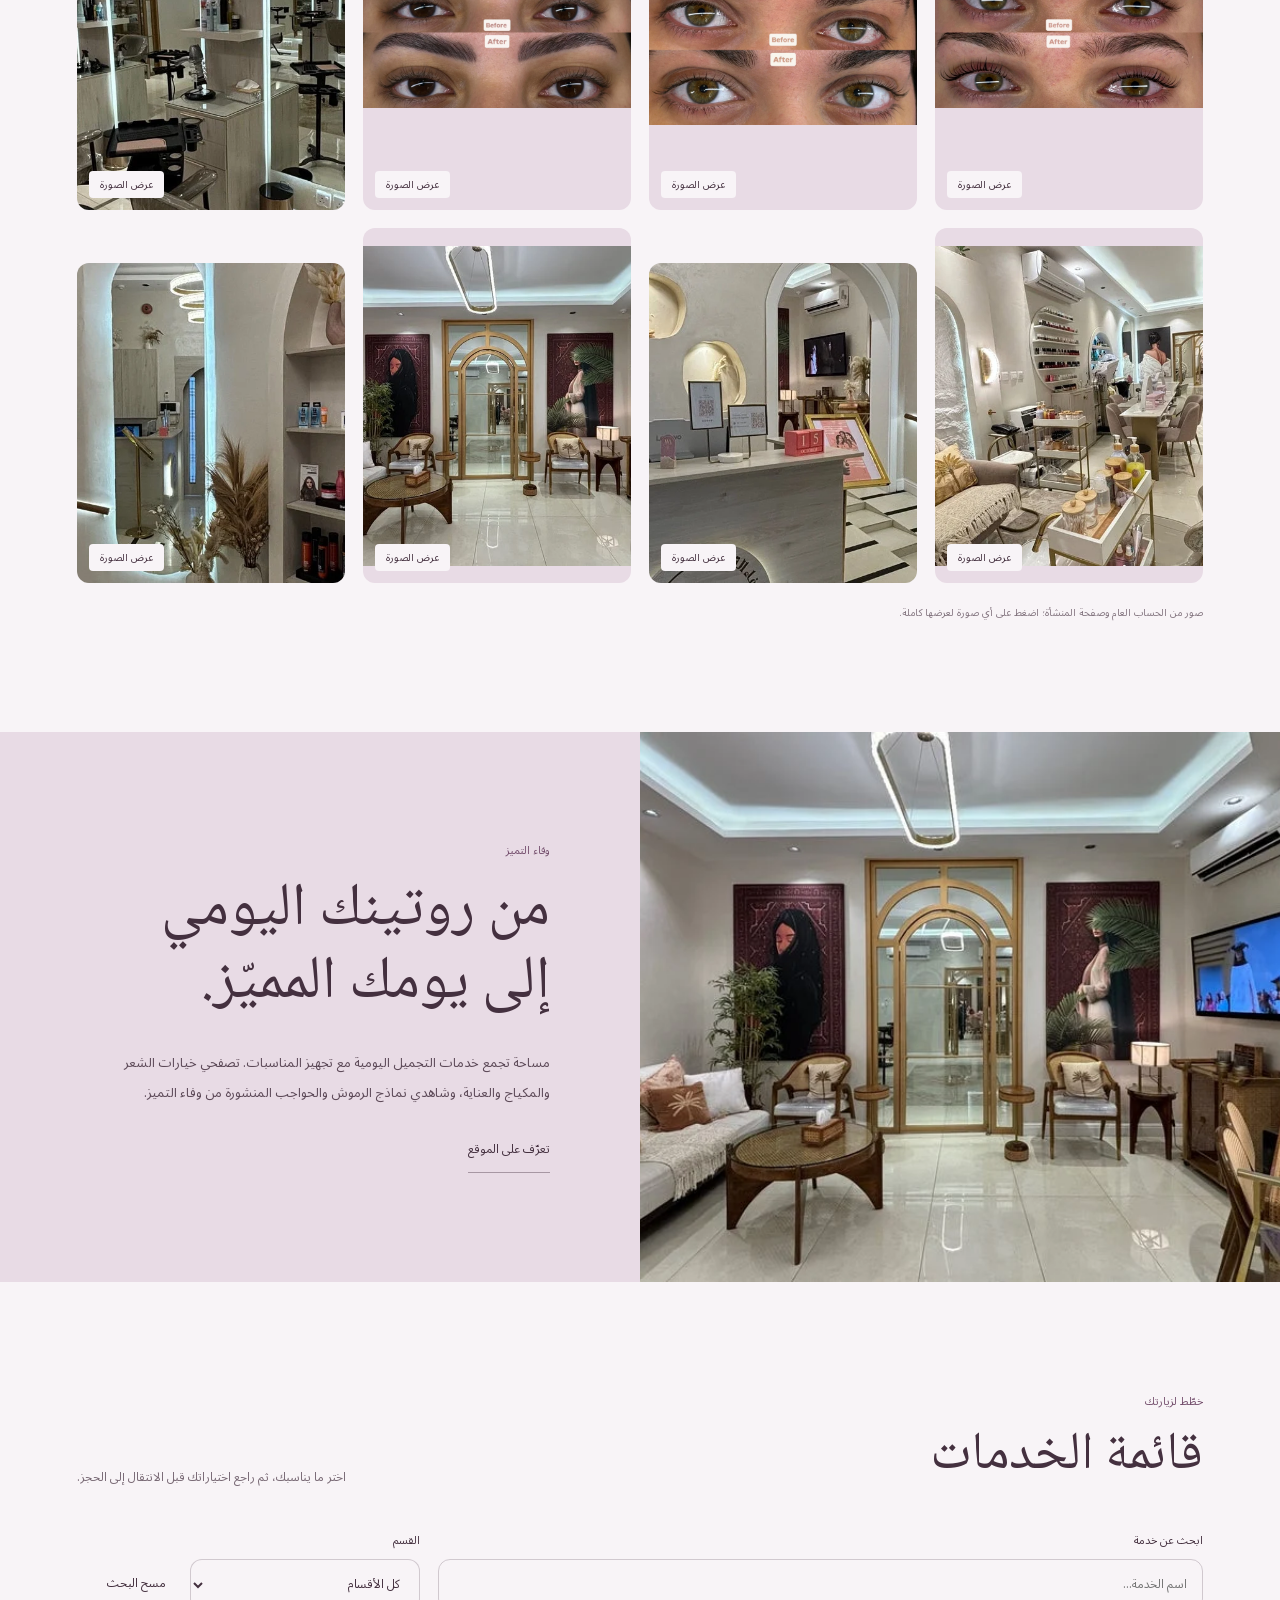
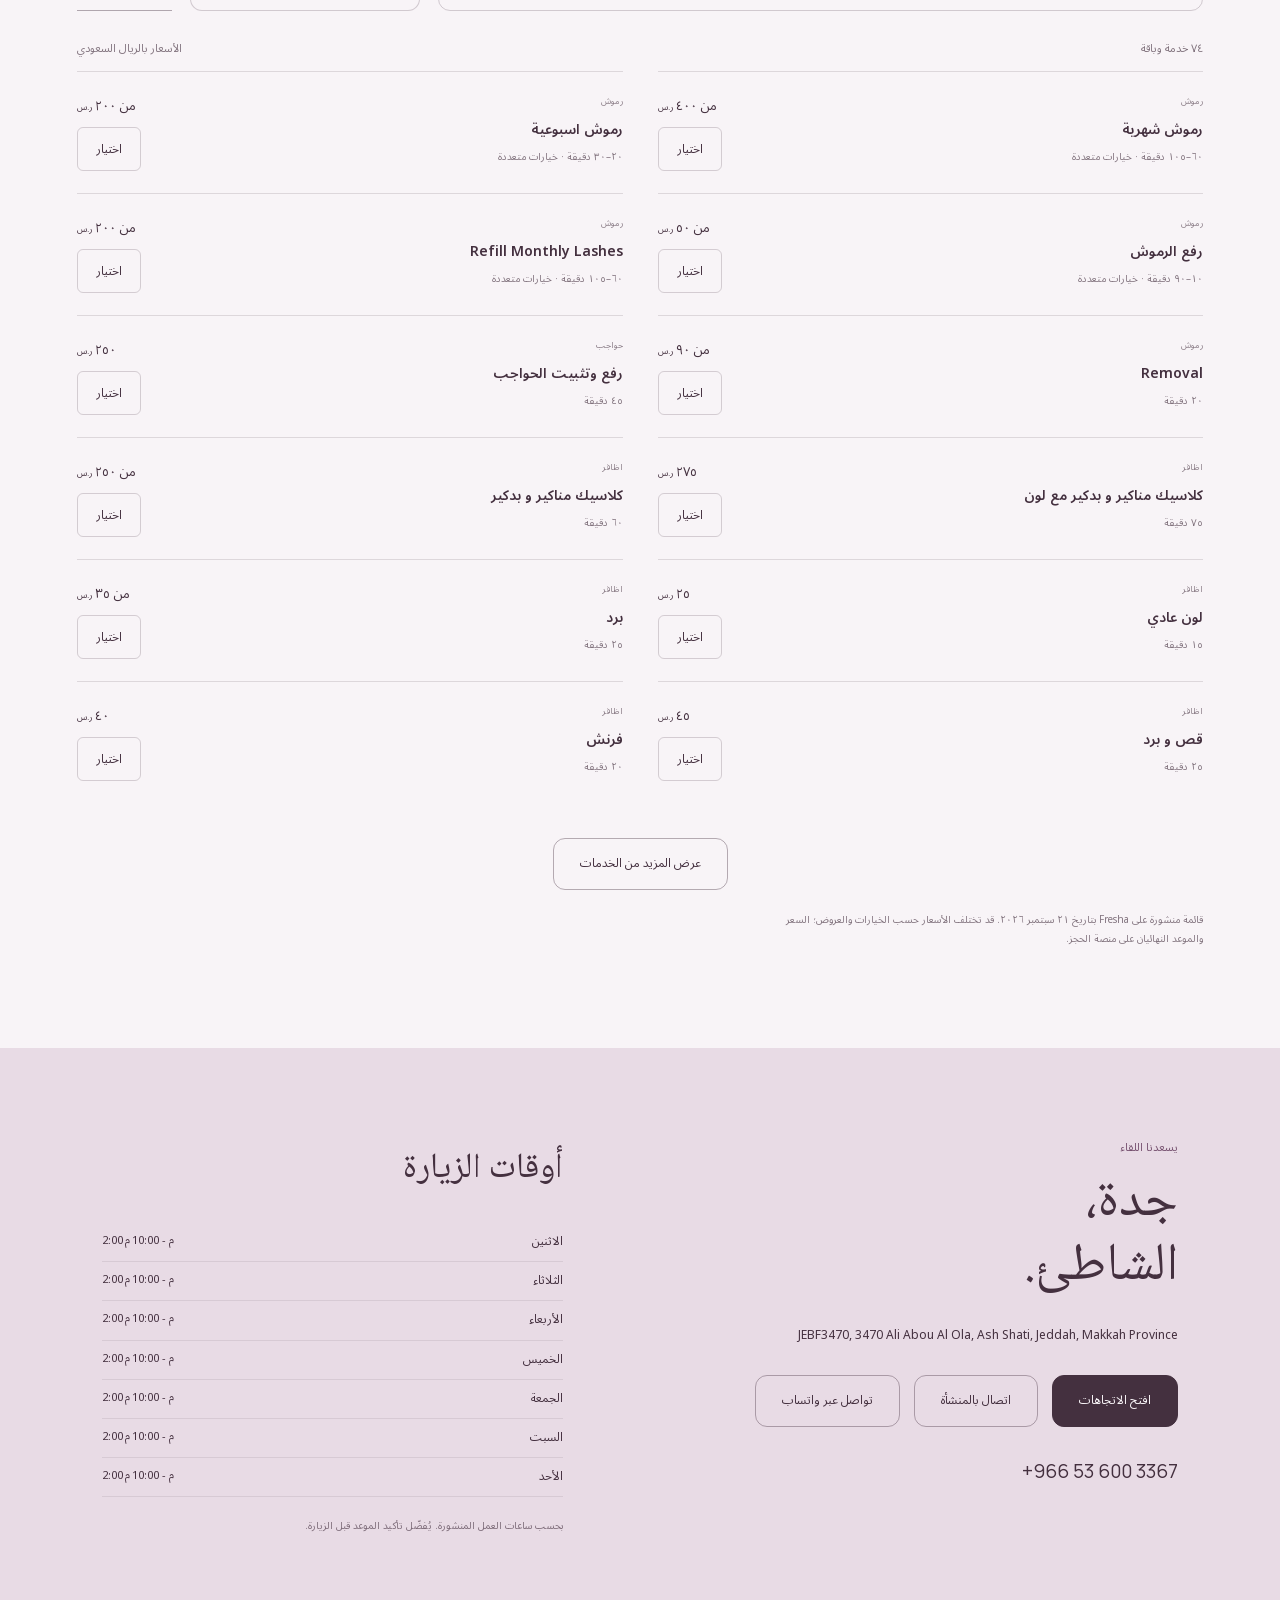
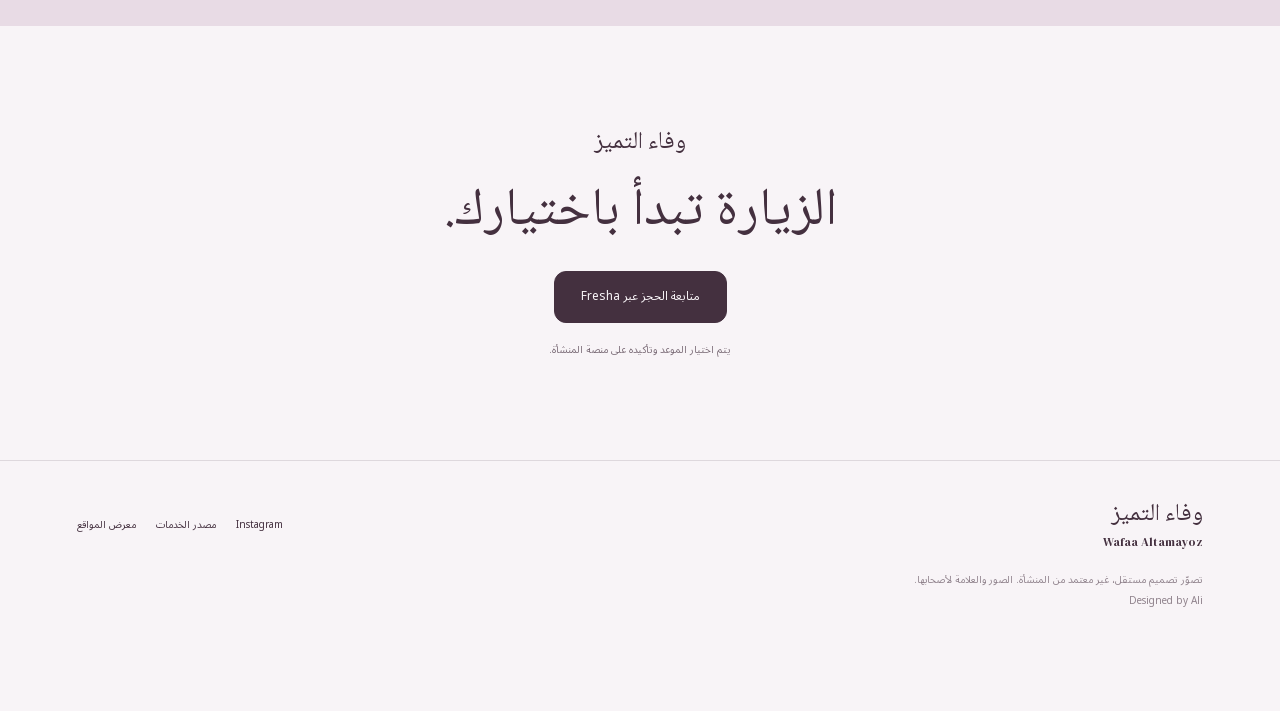
<file: wafaa-altamayoz/index.html>
<!doctype html><html lang="ar" dir="rtl"><head><meta charset="utf-8"><meta name="viewport" content="width=device-width,initial-scale=1"><meta name="robots" content="noindex,nofollow"><title>وفاء التميز | جدة — تصوّر تصميم</title><meta name="description" content="للشعر والأظافر والمكياج والرموش، وجهتك في حي الشاطئ بجدة."><meta name="theme-color" content="#f8f4f7"><meta property="og:title" content="وفاء التميز — تصوّر موقع مستقل"><meta property="og:description" content="للشعر والأظافر والمكياج والرموش، وجهتك في حي الشاطئ بجدة."><meta property="og:image" content="https://az212z.github.io/saudi-local-premium-09/wafaa-altamayoz/assets/03.webp"><link rel="icon" href="favicon.svg" type="image/svg+xml"><link rel="stylesheet" href="../shared/fonts.css"><link rel="stylesheet" href="../shared/style.css?v=3"><script src="../shared/app.js?v=2" defer></script></head>
<body class="theme-pearl layout-salon" style="--bg:#f8f4f7;--ink:#44303f;--accent:#75506e;--soft:#e8dbe5">
<a class="skip" href="#main">انتقل إلى المحتوى</a><div class="preview-note">تصوّر تصميم مستقل للعرض — غير معتمد من المنشأة</div>
<header class="site-header"><a href="./" class="brand"><img class="brand-logo" src="assets/logo.webp" alt="شعار وفاء التميز" width="150" height="150" loading="lazy" decoding="async"><span>وفاء التميز<small lang="en" dir="ltr">Wafaa Altamayoz</small></span></a><nav aria-label="القائمة الرئيسية"><a href="#services">الخدمات</a><a href="#work">الصور والأعمال</a><a href="#story">عن المكان</a><a href="#visit">الزيارة والتواصل</a></nav><a class="header-book" href="#services">احجزي موعدك</a><button class="menu-toggle" aria-label="فتح القائمة" aria-controls="mobile-menu" aria-expanded="false"><span></span><span></span></button></header>
<main id="main"><section class="hero"><div class="hero-copy"><p class="place">جدة، الشاطئ</p><h1>إطلالة تشبهك.<br>وعناية تهتم بكِ.</h1><p class="intro">للشعر والأظافر والمكياج والرموش، وجهتك في حي الشاطئ بجدة.</p><div class="hero-actions"><a class="button primary" href="#services">استعرضي الخدمات</a><a class="text-link" href="#work">شاهد الصور</a></div></div><div class="salon-pics"><div><img class="hero-photo" src="assets/03.webp" alt="وفاء التميز — من الصور المنشورة" width="909" height="515" fetchpriority="high" loading="eager" decoding="async"></div><div><img class="hero-photo" src="assets/01.webp" alt="وفاء التميز — من الصور المنشورة" width="909" height="515" loading="lazy" decoding="async"></div></div><span class="hero-word" lang="en" dir="ltr">Wafaa Altamayoz</span></section>
<div class="trust-band"><p>جدة <span>الشاطئ</span></p><a href="https://www.fresha.com/a/wafaa-altamayoz-jeddah-jebf3470-3470-ali-abou-al-ola-rk4idmof" target="_blank" rel="noopener noreferrer"><b dir="ltr">4.8 / 5</b><span>1,143 تقييمًا على Fresha</span></a><p>74 خدمة وباقة<span>استعرض التفاصيل قبل الحجز</span></p></div>
<section class="section featured"><div class="section-heading"><div><p class="section-label">على ذوقك</p><h2>بماذا تبدأ الزيارة؟</h2></div><p>خدمات مختلفة، ومساحة تختار فيها ما يناسبك.</p></div><div class="featured-cats"><a class="feature-cat" href="#services" data-category-pick="الشعر"><h3>الشعر</h3><span>استعراض الخدمات</span></a><a class="feature-cat" href="#services" data-category-pick="رموش"><h3>رموش</h3><span>استعراض الخدمات</span></a><a class="feature-cat" href="#services" data-category-pick="المكياج"><h3>المكياج</h3><span>استعراض الخدمات</span></a></div></section>
<section id="work" class="section work"><div class="section-heading"><div><p class="section-label">الصور والأعمال</p><h2>من وفاء التميز</h2></div><a class="text-link" href="https://instagram.com/wafaaltamayoz" target="_blank" rel="noopener noreferrer">الحساب على إنستغرام</a></div><div class="gallery"><button class="gallery-item" data-image="0" aria-label="تكبير الصورة 1 من وفاء التميز"><img class="" src="assets/07.webp" alt="وفاء التميز — صورة منشورة 1" width="1600" height="900" loading="lazy" decoding="async"><span class="zoom" aria-hidden="true">عرض الصورة</span></button><button class="gallery-item" data-image="1" aria-label="تكبير الصورة 2 من وفاء التميز"><img class="" src="assets/08.webp" alt="وفاء التميز — صورة منشورة 2" width="1600" height="900" loading="lazy" decoding="async"><span class="zoom" aria-hidden="true">عرض الصورة</span></button><button class="gallery-item" data-image="2" aria-label="تكبير الصورة 3 من وفاء التميز"><img class="" src="assets/09.webp" alt="وفاء التميز — صورة منشورة 3" width="1600" height="900" loading="lazy" decoding="async"><span class="zoom" aria-hidden="true">عرض الصورة</span></button><button class="gallery-item" data-image="3" aria-label="تكبير الصورة 4 من وفاء التميز"><img class="" src="assets/00.webp" alt="وفاء التميز — صورة منشورة 4" width="909" height="515" loading="lazy" decoding="async"><span class="zoom" aria-hidden="true">عرض الصورة</span></button><button class="gallery-item" data-image="4" aria-label="تكبير الصورة 5 من وفاء التميز"><img class="" src="assets/01.webp" alt="وفاء التميز — صورة منشورة 5" width="909" height="515" loading="lazy" decoding="async"><span class="zoom" aria-hidden="true">عرض الصورة</span></button><button class="gallery-item" data-image="5" aria-label="تكبير الصورة 6 من وفاء التميز"><img class="" src="assets/04.webp" alt="وفاء التميز — صورة منشورة 6" width="909" height="515" loading="lazy" decoding="async"><span class="zoom" aria-hidden="true">عرض الصورة</span></button><button class="gallery-item" data-image="6" aria-label="تكبير الصورة 7 من وفاء التميز"><img class="" src="assets/05.webp" alt="وفاء التميز — صورة منشورة 7" width="909" height="515" loading="lazy" decoding="async"><span class="zoom" aria-hidden="true">عرض الصورة</span></button><button class="gallery-item" data-image="7" aria-label="تكبير الصورة 8 من وفاء التميز"><img class="" src="assets/06.webp" alt="وفاء التميز — صورة منشورة 8" width="909" height="515" loading="lazy" decoding="async"><span class="zoom" aria-hidden="true">عرض الصورة</span></button></div><p class="source-note">صور من الحساب العام وصفحة المنشأة؛ اضغط على أي صورة لعرضها كاملة.</p></section>
<section id="story" class="story-section"><div class="story-photo"><img class="" src="assets/05.webp" alt="وفاء التميز — أجواء وتفاصيل" width="909" height="515" loading="lazy" decoding="async"></div><div class="story-copy"><p class="section-label">وفاء التميز</p><h2>من روتينك اليومي<br>إلى يومك المميّز.</h2><p>مساحة تجمع خدمات التجميل اليومية مع تجهيز المناسبات. تصفحي خيارات الشعر والمكياج والعناية، وشاهدي نماذج الرموش والحواجب المنشورة من وفاء التميز.</p><a class="text-link" href="#visit">تعرّف على الموقع</a></div></section>
<section id="services" class="section services-section"><div class="section-heading"><div><p class="section-label">خطّط لزيارتك</p><h2>قائمة الخدمات</h2></div><p>اختر ما يناسبك، ثم راجع اختياراتك قبل الانتقال إلى الحجز.</p></div><div class="catalog-toolbar"><div class="search-box"><label for="search">ابحث عن خدمة</label><input id="search" type="search" name="q" placeholder="اسم الخدمة…" autocomplete="off"></div><label class="category-select-label">القسم<select id="category" name="category"><option value="">كل الأقسام</option><option value="رموش">رموش</option><option value="حواجب">حواجب</option><option value="اظافر">اظافر</option><option value="الشعر">الشعر</option><option value="تنظيف">تنظيف</option><option value="علاجات الشعر">علاجات الشعر</option><option value="مساج">مساج</option><option value="المكياج">المكياج</option><option value="Little Princess (12&amp; younger)">Little Princess (12&amp; younger)</option></select></label><button class="clear-filters text-link" type="button">مسح البحث</button></div><div class="catalog-meta"><p id="result-count" aria-live="polite"></p><p>الأسعار بالريال السعودي</p></div><div id="service-list" class="service-list"></div><div class="load-more-wrap"><button id="load-more" class="button outline" type="button">عرض المزيد من الخدمات</button></div><p class="source-note">قائمة منشورة على Fresha بتاريخ ٢١ سبتمبر ٢٠٢٦. قد تختلف الأسعار حسب الخيارات والعروض؛ السعر والموعد النهائيان على منصة الحجز.</p><noscript><p>لعرض الخدمات والأسعار، افتح <a href="https://www.fresha.com/a/wafaa-altamayoz-jeddah-jebf3470-3470-ali-abou-al-ola-rk4idmof">قائمة المنشأة على Fresha</a>.</p></noscript></section>
<section id="visit" class="visit-section"><div class="visit-info"><p class="section-label">يسعدنا اللقاء</p><h2>جدة،<br>الشاطئ.</h2><p>JEBF3470, 3470 Ali Abou Al Ola, Ash Shati, Jeddah, Makkah Province</p><div class="visit-actions"><a class="button primary" href="https://www.google.com/maps/search/?api=1&amp;query=JEBF3470%2C%203470%20Ali%20Abou%20Al%20Ola%2C%20Jeddah%2C%2023414%2C%20Makkah%20Province" target="_blank" rel="noopener noreferrer">افتح الاتجاهات</a><a class="button outline" href="tel:+966536003367">اتصال بالمنشأة</a><a class="button outline whatsapp-contact" href="https://wa.me/966536003367" target="_blank" rel="noopener noreferrer">تواصل عبر واتساب</a></div><a class="phone-number" dir="ltr" href="tel:+966536003367">+966 53 600 3367</a></div><div class="hours"><h3>أوقات الزيارة</h3><dl><div><dt>الاثنين</dt><dd dir="ltr">2:00 م - 10:00 م</dd></div><div><dt>الثلاثاء</dt><dd dir="ltr">2:00 م - 10:00 م</dd></div><div><dt>الأربعاء</dt><dd dir="ltr">2:00 م - 10:00 م</dd></div><div><dt>الخميس</dt><dd dir="ltr">2:00 م - 10:00 م</dd></div><div><dt>الجمعة</dt><dd dir="ltr">2:00 م - 10:00 م</dd></div><div><dt>السبت</dt><dd dir="ltr">2:00 م - 10:00 م</dd></div><div><dt>الأحد</dt><dd dir="ltr">2:00 م - 10:00 م</dd></div></dl><small>بحسب ساعات العمل المنشورة. يُفضّل تأكيد الموعد قبل الزيارة.</small></div></section>
<section class="closing"><p>وفاء التميز</p><h2>الزيارة تبدأ باختيارك.</h2><a class="button primary" href="https://www.fresha.com/a/wafaa-altamayoz-jeddah-jebf3470-3470-ali-abou-al-ola-rk4idmof/all-offer?menu=true" target="_blank" rel="noopener noreferrer">متابعة الحجز عبر Fresha</a><small>يتم اختيار الموعد وتأكيده على منصة المنشأة.</small></section></main>
<footer><div class="footer-brand">وفاء التميز<small lang="en">Wafaa Altamayoz</small></div><div><a href="https://instagram.com/wafaaltamayoz" target="_blank" rel="noopener noreferrer">Instagram</a><a href="https://www.fresha.com/a/wafaa-altamayoz-jeddah-jebf3470-3470-ali-abou-al-ola-rk4idmof" target="_blank" rel="noopener noreferrer">مصدر الخدمات</a><a href="../">معرض المواقع</a></div><p>تصوّر تصميم مستقل، غير معتمد من المنشأة. الصور والعلامة لأصحابها.</p><small lang="en">Designed by Ali</small></footer>
<a class="whatsapp-float" href="https://wa.me/966536003367" target="_blank" rel="noopener noreferrer" aria-label="تواصل مع وفاء التميز عبر واتساب، يفتح في نافذة جديدة">تواصل عبر واتساب</a>
<button class="selection-bar" id="selection-open" hidden aria-haspopup="dialog"><span>اختيارات الزيارة <b id="selection-count">0</b></span><span id="selection-total"></span><span>مراجعة الاختيارات</span></button>
<dialog id="mobile-menu" class="mobile-menu" aria-label="قائمة التنقل"><button class="close-dialog" aria-label="إغلاق القائمة">إغلاق</button><p>وفاء التميز</p><nav><a href="#services">الخدمات</a><a href="#work">الصور والأعمال</a><a href="#story">عن المكان</a><a href="#visit">الزيارة والتواصل</a></nav></dialog>
<dialog id="gallery-dialog" class="gallery-dialog" aria-label="معرض الصور"><button class="close-dialog" aria-label="إغلاق الصور">إغلاق</button><img id="gallery-full" src="assets/07.webp" alt="صورة كاملة من وفاء التميز" width="1200" height="900"><div><button id="gallery-prev" aria-label="الصورة السابقة">السابقة</button><span id="gallery-count"></span><button id="gallery-next" aria-label="الصورة التالية">التالية</button></div></dialog>
<dialog id="service-dialog" class="service-dialog" aria-label="تفاصيل الخدمة"><button class="close-dialog" aria-label="إغلاق تفاصيل الخدمة">إغلاق</button><div id="service-details"></div></dialog>
<dialog id="selection-dialog" class="selection-dialog" aria-label="اختيارات الزيارة"><button class="close-dialog" aria-label="إغلاق الاختيارات">إغلاق</button><p class="section-label">خطّط لزيارتك</p><h2>اختياراتك</h2><div id="selected-list"></div><div class="selection-summary"></div><p class="selection-explain">هذه قائمة للتخطيط فقط. انسخها للاحتفاظ باختياراتك، ثم اختر الخدمات والموعد على Fresha لتأكيد الحجز.</p><div class="selection-actions"><button class="button outline" id="copy-selection">نسخ الاختيارات</button><a class="button primary" href="https://www.fresha.com/a/wafaa-altamayoz-jeddah-jebf3470-3470-ali-abou-al-ola-rk4idmof/all-offer?menu=true" target="_blank" rel="noopener noreferrer">متابعة الحجز عبر Fresha</a></div><p id="copy-status" aria-live="polite"></p></dialog><div class="toast" role="status" aria-live="polite"></div><script type="application/json" id="site-data">{"name": "وفاء التميز", "services": [{"id": "s:21478101", "name": "رموش شهرية", "original": "Monthly Lashes • رموش شهرية", "category": "رموش", "price": 400, "starts": true, "minutes": 60, "maxMinutes": 105, "variants": [{"name": "رموش كلاسيك", "price": "SAR 400", "duration": "1 hr"}, {"name": "رموش كلاسيك مكس", "price": "SAR 450", "duration": "1 hr, 15 min"}, {"name": "رموش هايبرد", "price": "SAR 500", "duration": "1 hr, 30 min"}, {"name": "رموش هايبرد مكس", "price": "SAR 550", "duration": "1 hr, 45 min"}, {"name": "رموش وسبي", "price": "SAR 600", "duration": "1 hr, 40 min"}]}, {"id": "s:21478350", "name": "رموش اسبوعية", "original": "Weekly Lashes • رموش اسبوعية", "category": "رموش", "price": 200, "starts": true, "minutes": 20, "maxMinutes": 30, "variants": [{"name": "خفيف", "price": "SAR 200", "duration": "20 min"}, {"name": "وسط", "price": "SAR 250", "duration": "25 min"}, {"name": "كثيفة", "price": "SAR 300", "duration": "30 min"}]}, {"id": "s:21861629", "name": "رفع الرموش", "original": "Korean Lash Lift •  رفع الرموش", "category": "رموش", "price": 50, "starts": true, "minutes": 10, "maxMinutes": 90, "variants": [{"name": "رفع الرموش", "price": "SAR 300", "duration": "1 hr, 15 min"}, {"name": "رفع الرموش مع صبغة", "price": "SAR 350", "duration": "1 hr, 30 min"}, {"name": "صبغة رموش", "price": "SAR 50", "duration": "10 min"}]}, {"id": "s:21478382", "name": "Refill Monthly Lashes", "original": "Refill Monthly Lashes", "category": "رموش", "price": 200, "starts": true, "minutes": 60, "maxMinutes": 105, "variants": [{"name": "رموش كلاسيك", "price": "SAR 200", "duration": "1 hr"}, {"name": "رموش كلاسيك مكس", "price": "SAR 250", "duration": "1 hr, 15 min"}, {"name": "رموش هايبرد", "price": "SAR 300", "duration": "1 hr, 30 min"}, {"name": "رموش هايبرد مكي", "price": "SAR 350", "duration": "1 hr, 45 min"}, {"name": "رموش وسبي", "price": "SAR 400", "duration": "1 hr, 40 min"}]}, {"id": "s:21478675", "name": "Removal", "original": "Removal", "category": "رموش", "price": 90, "starts": true, "minutes": 20, "maxMinutes": 20, "variants": [{"name": "Removal", "price": "SAR 90", "duration": "20 min"}]}, {"id": "s:21861730", "name": "رفع وتثبيت الحواجب", "original": "Brow Lamination • رفع وتثبيت الحواجب", "category": "حواجب", "price": 250, "starts": false, "minutes": 45, "maxMinutes": 45, "variants": [{"name": "رفع وتثبيت الحواجب", "price": "SAR 250", "duration": "45 min"}]}, {"id": "p:1717378", "name": "كلاسيك مناكير و بدكير مع لون", "original": "Classic Manicure & Pedicure & Color • كلاسيك مناكير و بدكير مع لون", "category": "اظافر", "price": 275, "starts": false, "minutes": 75, "maxMinutes": 75, "variants": []}, {"id": "s:12889236", "name": "كلاسيك مناكير و بدكير", "original": "Classic Manicure & Pedicure • كلاسيك مناكير و بدكير", "category": "اظافر", "price": 250, "starts": true, "minutes": 60, "maxMinutes": 60, "variants": [{"name": "كلاسيك مناكير و بدكير", "price": "SAR 250", "duration": "1 hr"}]}, {"id": "s:22051513", "name": "لون عادي", "original": "Regular Polish • لون عادي", "category": "اظافر", "price": 25, "starts": false, "minutes": 15, "maxMinutes": 15, "variants": [{"name": "لون عادي", "price": "SAR 25", "duration": "15 min"}]}, {"id": "s:12796413", "name": "برد", "original": "File • برد", "category": "اظافر", "price": 35, "starts": true, "minutes": 25, "maxMinutes": 25, "variants": [{"name": "برد", "price": "SAR 35", "duration": "25 min"}]}, {"id": "s:12624883", "name": "قص و برد", "original": "Cut & File • قص و برد", "category": "اظافر", "price": 45, "starts": false, "minutes": 25, "maxMinutes": 25, "variants": [{"name": "قص و برد", "price": "SAR 45", "duration": "25 min"}]}, {"id": "s:12624859", "name": "فرنش", "original": "Classic French • فرنش", "category": "اظافر", "price": 40, "starts": false, "minutes": 20, "maxMinutes": 20, "variants": [{"name": "فرنش", "price": "SAR 40", "duration": "20 min"}]}, {"id": "s:12624852", "name": "جل", "original": "Gel • جل", "category": "اظافر", "price": 120, "starts": true, "minutes": 30, "maxMinutes": 45, "variants": [{"name": "لون", "price": "SAR 120", "duration": "30 min"}, {"name": "فرنش", "price": "SAR 225", "duration": "45 min"}]}, {"id": "s:13050649", "name": "سوفت جل للاظافر", "original": "Soft Gel • سوفت جل للاظافر", "category": "اظافر", "price": 200, "starts": true, "minutes": 60, "maxMinutes": 90, "variants": [{"name": "إعادة تعبئة", "price": "SAR 200", "duration": "1 hr"}, {"name": "Full Set", "price": "SAR 400", "duration": "1 hr, 30 min"}]}, {"id": "s:12624680", "name": "ازالة", "original": "Removal • ازالة", "category": "اظافر", "price": 80, "starts": true, "minutes": 40, "maxMinutes": 50, "variants": [{"name": "لون جل", "price": "SAR 80", "duration": "40 min"}, {"name": "تركيب جل", "price": "SAR 200", "duration": "50 min"}]}, {"id": "s:12624653", "name": "إعادة تعبئة جل", "original": "Gel Builder (Infill) • إعادة تعبئة جل", "category": "اظافر", "price": 300, "starts": false, "minutes": 90, "maxMinutes": 90, "variants": [{"name": "إعادة تعبئة جل", "price": "SAR 300", "duration": "1 hr, 30 min"}]}, {"id": "s:12624855", "name": "رسم الأظافر ظفر واحد", "original": "Nail Art (One Nail) • رسم الأظافر ظفر واحد", "category": "اظافر", "price": 20, "starts": false, "minutes": 15, "maxMinutes": 15, "variants": [{"name": "رسم الأظافر ظفر واحد", "price": "SAR 20", "duration": "15 min"}]}, {"id": "s:12624639", "name": "تركيب أظافر اصطناعية", "original": "Press-On Nails  •  تركيب أظافر اصطناعية", "category": "اظافر", "price": 30, "starts": true, "minutes": 10, "maxMinutes": 25, "variants": [{"name": "ظفر واحد", "price": "SAR 30", "duration": "10 min"}, {"name": "لليدين", "price": "SAR 150", "duration": "25 min"}]}, {"id": "s:12625006", "name": "غسيل شعر", "original": "Hair Wash • غسيل شعر", "category": "الشعر", "price": 25, "starts": true, "minutes": 10, "maxMinutes": 10, "variants": [{"name": "غسيل شعر", "price": "SAR 25", "duration": "10 min"}]}, {"id": "s:25188849", "name": "غسيل شعر لوريال", "original": "Hair Wash L’Oreal • غسيل شعر لوريال", "category": "الشعر", "price": 40, "starts": true, "minutes": 10, "maxMinutes": 10, "variants": [{"name": "غسيل شعر لوريال", "price": "SAR 40", "duration": "10 min"}]}, {"id": "s:25188867", "name": "غسيل شعر كريستاس", "original": "Hair Wash Kérastase • غسيل شعر كريستاس", "category": "الشعر", "price": 55, "starts": true, "minutes": 10, "maxMinutes": 10, "variants": [{"name": "غسيل شعر كريستاس", "price": "SAR 55", "duration": "10 min"}]}, {"id": "s:25185597", "name": "غسيل شعر حنه", "original": "Hair Wash Henna  • غسيل شعر حنه", "category": "الشعر", "price": 50, "starts": true, "minutes": 15, "maxMinutes": 15, "variants": [{"name": "غسيل شعر حنه", "price": "SAR 50", "duration": "15 min"}]}, {"id": "s:13825344", "name": "تنشيف شعر", "original": "Quick Dry •  تنشيف شعر", "category": "الشعر", "price": 40, "starts": true, "minutes": 25, "maxMinutes": 25, "variants": [{"name": "تنشيف شعر", "price": "SAR 40", "duration": "25 min"}]}, {"id": "s:12625104", "name": "سشوار شعر", "original": "Blow Dry • سشوار شعر", "category": "الشعر", "price": 60, "starts": true, "minutes": 20, "maxMinutes": 45, "variants": [{"name": "Short - Light", "price": "SAR 60", "duration": "20 min"}, {"name": "Short - Thick", "price": "SAR 75", "duration": "30 min"}, {"name": "Medium - Light", "price": "SAR 85", "duration": "30 min"}, {"name": "Medium - Medium", "price": "SAR 100", "duration": "30 min"}, {"name": "Medium - Thick", "price": "SAR 120", "duration": "30 min"}, {"name": "Long - Light", "price": "SAR 140", "duration": "45 min"}, {"name": "Long - Medium", "price": "SAR 160", "duration": "45 min"}, {"name": "Long - Thick", "price": "SAR 200", "duration": "45 min"}]}, {"id": "s:12625098", "name": "فير", "original": "Curling Wand • فير", "category": "الشعر", "price": 110, "starts": true, "minutes": 45, "maxMinutes": 60, "variants": [{"name": "Short", "price": "SAR 110", "duration": "45 min"}, {"name": "Medium - Above Shoulder", "price": "SAR 150", "duration": "45 min"}, {"name": "Medium - Below Shoulder", "price": "SAR 200", "duration": "45 min"}, {"name": "Long  - Mid Back", "price": "SAR 250", "duration": "1 hr"}, {"name": "Long  - Waist", "price": "SAR 300", "duration": "1 hr"}]}, {"id": "s:12889806", "name": "بيبي ليس", "original": "Hair Straightener • بيبي ليس", "category": "الشعر", "price": 40, "starts": true, "minutes": 25, "maxMinutes": 30, "variants": [{"name": "Medium", "price": "SAR 40", "duration": "30 min"}, {"name": "Long", "price": "SAR 60", "duration": "25 min"}]}, {"id": "s:12625088", "name": "تسريحة", "original": "Hairstyle • تسريحة", "category": "الشعر", "price": 250, "starts": true, "minutes": 45, "maxMinutes": 75, "variants": [{"name": "Short", "price": "SAR 250", "duration": "45 min"}, {"name": "Medium", "price": "SAR 300", "duration": "1 hr"}, {"name": "Long", "price": "SAR 370", "duration": "1 hr, 15 min"}]}, {"id": "s:12625000", "name": "قص الشعر", "original": "Haircut • قص الشعر", "category": "الشعر", "price": 150, "starts": true, "minutes": 30, "maxMinutes": 30, "variants": [{"name": "قص الشعر", "price": "SAR 150", "duration": "30 min"}]}, {"id": "s:12624960", "name": "تركيب اكستنشن", "original": "Hair Extension • تركيب اكستنشن", "category": "الشعر", "price": 50, "starts": true, "minutes": 15, "maxMinutes": 15, "variants": [{"name": "تركيب اكستنشن", "price": "SAR 50", "duration": "15 min"}]}, {"id": "s:12624957", "name": "حشوة شعر", "original": "Hair Filling • حشوة شعر", "category": "الشعر", "price": 15, "starts": true, "minutes": 5, "maxMinutes": 5, "variants": [{"name": "Small", "price": "SAR 15", "duration": "5 min"}, {"name": "Large", "price": "SAR 30", "duration": "5 min"}]}, {"id": "s:12625210", "name": "حواجب", "original": "Eyebrows • حواجب", "category": "تنظيف", "price": 80, "starts": true, "minutes": 20, "maxMinutes": 40, "variants": [{"name": "موس", "price": "SAR 80", "duration": "20 min"}, {"name": "صبغة / تشقير", "price": "SAR 80", "duration": "30 min"}, {"name": "فتلة", "price": "SAR 110", "duration": "20 min"}, {"name": "واكس", "price": "SAR 110", "duration": "20 min"}, {"name": "ملقاط", "price": "SAR 110", "duration": "40 min"}]}, {"id": "s:17271723", "name": "بين الحاجبين", "original": "Between the eyebrows • بين الحاجبين", "category": "تنظيف", "price": 30, "starts": true, "minutes": 15, "maxMinutes": 15, "variants": [{"name": "بين الحاجبين", "price": "SAR 30", "duration": "15 min"}]}, {"id": "s:12625192", "name": "فوق الشفاه", "original": "Upper Lip • فوق الشفاه", "category": "تنظيف", "price": 45, "starts": true, "minutes": 15, "maxMinutes": 15, "variants": [{"name": "فتلة", "price": "SAR 45", "duration": "15 min"}, {"name": "واكس", "price": "SAR 70", "duration": "15 min"}]}, {"id": "s:12625179", "name": "دقن", "original": "Chin • دقن", "category": "تنظيف", "price": 45, "starts": true, "minutes": 20, "maxMinutes": 20, "variants": [{"name": "دقن", "price": "SAR 45", "duration": "20 min"}, {"name": "واكس", "price": "SAR 70", "duration": "20 min"}]}, {"id": "s:13226623", "name": "انف", "original": "Nose •  انف", "category": "تنظيف", "price": 50, "starts": true, "minutes": 15, "maxMinutes": 15, "variants": [{"name": "فتلة", "price": "SAR 50", "duration": "15 min"}, {"name": "واكس", "price": "SAR 70", "duration": "15 min"}]}, {"id": "s:12432661", "name": "وجه", "original": "Face • وجه", "category": "تنظيف", "price": 100, "starts": true, "minutes": 10, "maxMinutes": 45, "variants": [{"name": "موس", "price": "SAR 100", "duration": "10 min"}, {"name": "تشقير", "price": "SAR 150", "duration": "30 min"}, {"name": "فتلة", "price": "SAR 150", "duration": "45 min"}, {"name": "واكس", "price": "SAR 180", "duration": "45 min"}]}, {"id": "s:12625169", "name": "رقبه", "original": "Neck • رقبه", "category": "تنظيف", "price": 90, "starts": true, "minutes": 20, "maxMinutes": 20, "variants": [{"name": "رقبه", "price": "SAR 90", "duration": "20 min"}]}, {"id": "s:12963654", "name": "شمع/حلاوة جسم كامل", "original": "Full Body Waxing • شمع/حلاوة جسم كامل", "category": "تنظيف", "price": 625, "starts": true, "minutes": 60, "maxMinutes": 60, "variants": [{"name": "شمع/حلاوة جسم كامل", "price": "SAR 625", "duration": "1 hr"}]}, {"id": "s:12625292", "name": "شمع/ حلاوة اليدين", "original": "Arm Waxing • شمع/ حلاوة اليدين", "category": "تنظيف", "price": 130, "starts": true, "minutes": 20, "maxMinutes": 30, "variants": [{"name": "Half", "price": "SAR 130", "duration": "20 min"}, {"name": "Full", "price": "SAR 150", "duration": "30 min"}]}, {"id": "s:12625287", "name": "شمع/ حلاوة القدمين", "original": "Leg Waxing • شمع/ حلاوة القدمين", "category": "تنظيف", "price": 150, "starts": true, "minutes": 20, "maxMinutes": 30, "variants": [{"name": "Half", "price": "SAR 150", "duration": "20 min"}, {"name": "Full", "price": "SAR 200", "duration": "30 min"}]}, {"id": "s:12625281", "name": "شمع/ حلاوة البطن", "original": "Abdominal Waxing • شمع/ حلاوة البطن", "category": "تنظيف", "price": 150, "starts": true, "minutes": 20, "maxMinutes": 20, "variants": [{"name": "شمع/ حلاوة البطن", "price": "SAR 150", "duration": "20 min"}]}, {"id": "s:12625261", "name": "شمع/ حلاوة الظهر", "original": "Back Waxing •شمع/ حلاوة الظهر", "category": "تنظيف", "price": 150, "starts": true, "minutes": 20, "maxMinutes": 20, "variants": [{"name": "شمع/ حلاوة الظهر", "price": "SAR 150", "duration": "20 min"}]}, {"id": "s:12625299", "name": "ديتوكس الفروة", "original": "Scalp Detox • ديتوكس الفروة", "category": "علاجات الشعر", "price": 150, "starts": false, "minutes": 30, "maxMinutes": 30, "variants": [{"name": "ديتوكس الفروة", "price": "SAR 150", "duration": "30 min"}]}, {"id": "s:25187577", "name": "ديتوكس الفروة كريستاس", "original": "Kérastase Scalp Detox • ديتوكس الفروة كريستاس", "category": "علاجات الشعر", "price": 230, "starts": false, "minutes": 30, "maxMinutes": 30, "variants": [{"name": "ديتوكس الفروة كريستاس", "price": "SAR 230", "duration": "30 min"}]}, {"id": "s:12757232", "name": "حمام زيت", "original": "Hair Mask • حمام زيت", "category": "علاجات الشعر", "price": 70, "starts": true, "minutes": 30, "maxMinutes": 30, "variants": [{"name": "حمام زيت", "price": "SAR 70", "duration": "30 min"}]}, {"id": "s:13874602", "name": "حمام زيت لوريال", "original": "Hair Mask  L’Oreal • حمام زيت لوريال", "category": "علاجات الشعر", "price": 150, "starts": true, "minutes": 35, "maxMinutes": 50, "variants": [{"name": "Short", "price": "SAR 150", "duration": "35 min"}, {"name": "Medium", "price": "SAR 200", "duration": "40 min"}, {"name": "Long", "price": "SAR 250", "duration": "50 min"}]}, {"id": "s:12625518", "name": "ماسك كريستاس", "original": "Kérastase Mask • ماسك كريستاس", "category": "علاجات الشعر", "price": 250, "starts": true, "minutes": 30, "maxMinutes": 45, "variants": [{"name": "Short", "price": "SAR 250", "duration": "45 min"}, {"name": "Medium", "price": "SAR 300", "duration": "45 min"}, {"name": "Long", "price": "SAR 350", "duration": "45 min"}, {"name": "Kérastase Fusio-Dose", "price": "SAR 300", "duration": "30 min"}]}, {"id": "s:12625516", "name": "معالج البيبي كريم", "original": "BB Cream • معالج البيبي كريم", "category": "علاجات الشعر", "price": 500, "starts": true, "minutes": 90, "maxMinutes": 105, "variants": [{"name": "Short", "price": "SAR 500", "duration": "1 hr, 30 min"}, {"name": "Medium", "price": "SAR 700", "duration": "1 hr, 45 min"}, {"name": "Long", "price": "SAR 1,000", "duration": "1 hr, 30 min"}]}, {"id": "s:12625508", "name": "معالج كيراتين", "original": "Keratin Treatment • معالج كيراتين", "category": "علاجات الشعر", "price": 1000, "starts": true, "minutes": 60, "maxMinutes": 120, "variants": [{"name": "Short", "price": "SAR 1,000", "duration": "1 hr"}, {"name": "Medium", "price": "SAR 1,200", "duration": "2 hr"}, {"name": "Long - Mid Back", "price": "SAR 2,000", "duration": "2 hr"}, {"name": "Long - Waist", "price": "SAR 2,500", "duration": "2 hr"}]}, {"id": "s:12625458", "name": "معالج مرطب للشعر", "original": "Moisturizing Treatment (Spray) • معالج مرطب للشعر", "category": "علاجات الشعر", "price": 500, "starts": true, "minutes": 90, "maxMinutes": 120, "variants": [{"name": "Short", "price": "SAR 500", "duration": "1 hr, 30 min"}, {"name": "Medium", "price": "SAR 700", "duration": "1 hr, 30 min"}, {"name": "Long", "price": "SAR 1,000", "duration": "2 hr"}]}, {"id": "s:12625452", "name": "معالج بروتين", "original": "Protein Treatment • معالج بروتين", "category": "علاجات الشعر", "price": 1000, "starts": true, "minutes": 120, "maxMinutes": 165, "variants": [{"name": "Short", "price": "SAR 1,000", "duration": "2 hr"}, {"name": "Medium", "price": "SAR 1,200", "duration": "2 hr"}, {"name": "Long - Mid Back", "price": "SAR 2,000", "duration": "2 hr, 30 min"}, {"name": "Long - Waist", "price": "SAR 2,500", "duration": "2 hr, 45 min"}]}, {"id": "s:12625367", "name": "معالج الفيلر", "original": "Filler Treatment • معالج الفيلر", "category": "علاجات الشعر", "price": 350, "starts": true, "minutes": 120, "maxMinutes": 150, "variants": [{"name": "Short", "price": "SAR 350", "duration": "2 hr"}, {"name": "Medium", "price": "SAR 575", "duration": "2 hr"}, {"name": "Long", "price": "SAR 800", "duration": "2 hr, 30 min"}]}, {"id": "s:12625321", "name": "تريتمنت الاولابلكس", "original": "Olaplex Treatment • تريتمنت الاولابلكس", "category": "علاجات الشعر", "price": 230, "starts": true, "minutes": 45, "maxMinutes": 60, "variants": [{"name": "Short", "price": "SAR 230", "duration": "45 min"}, {"name": "Medium", "price": "SAR 285", "duration": "1 hr"}, {"name": "Long", "price": "SAR 345", "duration": "1 hr"}]}, {"id": "s:12625552", "name": "مساج أرجل", "original": "Feet Massage • مساج أرجل", "category": "مساج", "price": 70, "starts": false, "minutes": 15, "maxMinutes": 15, "variants": [{"name": "مساج أرجل", "price": "SAR 70", "duration": "15 min"}]}, {"id": "s:12625547", "name": "مساج رأس وأكتاف", "original": "Head & Shoulder Massage • مساج رأس وأكتاف", "category": "مساج", "price": 80, "starts": false, "minutes": 15, "maxMinutes": 15, "variants": [{"name": "مساج رأس وأكتاف", "price": "SAR 80", "duration": "15 min"}]}, {"id": "s:12625605", "name": "مكياج سهرة", "original": "Evening Makeup • مكياج سهرة", "category": "المكياج", "price": 300, "starts": true, "minutes": 60, "maxMinutes": 60, "variants": [{"name": "مكياج سهرة", "price": "SAR 300", "duration": "1 hr"}]}, {"id": "s:12625609", "name": "مكياج عيون", "original": "Eye Makeup • مكياج عيون", "category": "المكياج", "price": 250, "starts": true, "minutes": 40, "maxMinutes": 40, "variants": [{"name": "مكياج عيون", "price": "SAR 250", "duration": "40 min"}]}, {"id": "s:25185378", "name": "مكياج الاطفال", "original": "Kids Makeup • مكياج الاطفال", "category": "المكياج", "price": 150, "starts": true, "minutes": 30, "maxMinutes": 30, "variants": [{"name": "مكياج الاطفال", "price": "SAR 150", "duration": "30 min"}]}, {"id": "s:12625623", "name": "ايلاينر", "original": "Eyeliner • ايلاينر", "category": "المكياج", "price": 70, "starts": true, "minutes": 15, "maxMinutes": 15, "variants": [{"name": "ايلاينر", "price": "SAR 70", "duration": "15 min"}]}, {"id": "s:12846591", "name": "رسمة حواجب", "original": "Filling Eyebrows •  رسمة حواجب", "category": "المكياج", "price": 50, "starts": true, "minutes": 15, "maxMinutes": 15, "variants": [{"name": "رسمة حواجب", "price": "SAR 50", "duration": "15 min"}]}, {"id": "s:12625626", "name": "رموش من الصالون", "original": "Eyelash Application (Salon) • رموش من الصالون", "category": "المكياج", "price": 80, "starts": true, "minutes": 15, "maxMinutes": 15, "variants": [{"name": "رموش من الصالون", "price": "SAR 80", "duration": "15 min"}]}, {"id": "s:22595927", "name": "رموش من العميله", "original": "Eyelash Application (Client) • رموش من العميله", "category": "المكياج", "price": 40, "starts": true, "minutes": 15, "maxMinutes": 15, "variants": [{"name": "رموش من العميله", "price": "SAR 40", "duration": "15 min"}]}, {"id": "s:12625984", "name": "سشوار شعر", "original": "Blow Dry • سشوار شعر", "category": "Little Princess (12& younger)", "price": 75, "starts": true, "minutes": 30, "maxMinutes": 45, "variants": [{"name": "Short", "price": "SAR 75", "duration": "30 min"}, {"name": "Medium", "price": "SAR 120", "duration": "30 min"}, {"name": "Long", "price": "SAR 180", "duration": "45 min"}]}, {"id": "s:13297566", "name": "بيبي ليس", "original": "Hair Straightener • بيبي ليس", "category": "Little Princess (12& younger)", "price": 30, "starts": true, "minutes": 25, "maxMinutes": 35, "variants": [{"name": "Medium", "price": "SAR 30", "duration": "25 min"}, {"name": "Long", "price": "SAR 50", "duration": "35 min"}]}, {"id": "s:12625979", "name": "فير", "original": "Curling Wand • فير", "category": "Little Princess (12& younger)", "price": 150, "starts": true, "minutes": 45, "maxMinutes": 60, "variants": [{"name": "Short", "price": "SAR 150", "duration": "45 min"}, {"name": "Medium", "price": "SAR 230", "duration": "45 min"}, {"name": "Long", "price": "SAR 300", "duration": "1 hr"}]}, {"id": "s:12625968", "name": "تسريحة", "original": "Hairstyle • تسريحة", "category": "Little Princess (12& younger)", "price": 130, "starts": true, "minutes": 45, "maxMinutes": 75, "variants": [{"name": "Short", "price": "SAR 130", "duration": "45 min"}, {"name": "Medium", "price": "SAR 160", "duration": "1 hr"}, {"name": "Long", "price": "SAR 185", "duration": "1 hr, 15 min"}]}, {"id": "s:12625960", "name": "قص و برد", "original": "Cut & File • قص و برد", "category": "Little Princess (12& younger)", "price": 50, "starts": false, "minutes": 15, "maxMinutes": 15, "variants": [{"name": "قص و برد", "price": "SAR 50", "duration": "15 min"}]}, {"id": "s:12625955", "name": "لون عادي", "original": "Regular Polish • لون عادي", "category": "Little Princess (12& younger)", "price": 10, "starts": false, "minutes": 10, "maxMinutes": 10, "variants": [{"name": "لون عادي", "price": "SAR 10", "duration": "10 min"}]}, {"id": "s:20132130", "name": "فرنش", "original": "Classic French • فرنش", "category": "Little Princess (12& younger)", "price": 15, "starts": true, "minutes": 20, "maxMinutes": 20, "variants": [{"name": "فرنش", "price": "SAR 15", "duration": "20 min"}]}, {"id": "s:12625948", "name": "كلاسيك مناكير", "original": "Classic Manicure • كلاسيك مناكير", "category": "Little Princess (12& younger)", "price": 40, "starts": false, "minutes": 20, "maxMinutes": 20, "variants": [{"name": "كلاسيك مناكير", "price": "SAR 40", "duration": "20 min"}]}, {"id": "s:12625812", "name": "كلاسيك بدكير", "original": "Classic Pedicure • كلاسيك بدكير", "category": "Little Princess (12& younger)", "price": 40, "starts": false, "minutes": 20, "maxMinutes": 20, "variants": [{"name": "كلاسيك بدكير", "price": "SAR 40", "duration": "20 min"}]}, {"id": "s:25000320", "name": "كلاسيك مناكير و بدكير", "original": "Classic Manicure & Pedicure • كلاسيك مناكير و بدكير", "category": "Little Princess (12& younger)", "price": 80, "starts": false, "minutes": 40, "maxMinutes": 40, "variants": [{"name": "كلاسيك مناكير و بدكير", "price": "SAR 80", "duration": "40 min"}]}, {"id": "s:12625809", "name": "مكياج", "original": "Makeup • مكياج", "category": "Little Princess (12& younger)", "price": 100, "starts": true, "minutes": 15, "maxMinutes": 15, "variants": [{"name": "مكياج", "price": "SAR 100", "duration": "15 min"}]}, {"id": "s:12625801", "name": "غسيل شعر", "original": "Hair Wash • غسيل شعر", "category": "Little Princess (12& younger)", "price": 25, "starts": true, "minutes": 10, "maxMinutes": 10, "variants": [{"name": "غسيل شعر", "price": "SAR 25", "duration": "10 min"}]}], "gallery": ["assets/07.webp", "assets/08.webp", "assets/09.webp", "assets/00.webp", "assets/01.webp", "assets/04.webp", "assets/05.webp", "assets/06.webp"], "fresha": "https://www.fresha.com/a/wafaa-altamayoz-jeddah-jebf3470-3470-ali-abou-al-ola-rk4idmof/all-offer?menu=true", "source": "https://www.fresha.com/a/wafaa-altamayoz-jeddah-jebf3470-3470-ali-abou-al-ola-rk4idmof", "key": "wafaa-altamayoz"}</script></body></html>
</file>
<file: shared/fonts.css>
/* latin-ext */
@font-face {
  font-family: 'DM Serif Display';
  font-style: normal;
  font-weight: 400;
  font-display: swap;
  src: url(fonts/font-0.woff2) format('woff2');
  unicode-range: U+0100-02BA, U+02BD-02C5, U+02C7-02CC, U+02CE-02D7, U+02DD-02FF, U+0304, U+0308, U+0329, U+1D00-1DBF, U+1E00-1E9F, U+1EF2-1EFF, U+2020, U+20A0-20AB, U+20AD-20C0, U+2113, U+2C60-2C7F, U+A720-A7FF;
}
/* latin */
@font-face {
  font-family: 'DM Serif Display';
  font-style: normal;
  font-weight: 400;
  font-display: swap;
  src: url(fonts/font-1.woff2) format('woff2');
  unicode-range: U+0000-00FF, U+0131, U+0152-0153, U+02BB-02BC, U+02C6, U+02DA, U+02DC, U+0304, U+0308, U+0329, U+2000-206F, U+20AC, U+2122, U+2191, U+2193, U+2212, U+2215, U+FEFF, U+FFFD;
}
/* cyrillic-ext */
@font-face {
  font-family: 'Manrope';
  font-style: normal;
  font-weight: 400;
  font-display: swap;
  src: url(fonts/font-2.woff2) format('woff2');
  unicode-range: U+0460-052F, U+1C80-1C8A, U+20B4, U+2DE0-2DFF, U+A640-A69F, U+FE2E-FE2F;
}
/* cyrillic */
@font-face {
  font-family: 'Manrope';
  font-style: normal;
  font-weight: 400;
  font-display: swap;
  src: url(fonts/font-3.woff2) format('woff2');
  unicode-range: U+0301, U+0400-045F, U+0490-0491, U+04B0-04B1, U+2116;
}
/* greek */
@font-face {
  font-family: 'Manrope';
  font-style: normal;
  font-weight: 400;
  font-display: swap;
  src: url(fonts/font-4.woff2) format('woff2');
  unicode-range: U+0370-0377, U+037A-037F, U+0384-038A, U+038C, U+038E-03A1, U+03A3-03FF;
}
/* vietnamese */
@font-face {
  font-family: 'Manrope';
  font-style: normal;
  font-weight: 400;
  font-display: swap;
  src: url(fonts/font-5.woff2) format('woff2');
  unicode-range: U+0102-0103, U+0110-0111, U+0128-0129, U+0168-0169, U+01A0-01A1, U+01AF-01B0, U+0300-0301, U+0303-0304, U+0308-0309, U+0323, U+0329, U+1EA0-1EF9, U+20AB;
}
/* latin-ext */
@font-face {
  font-family: 'Manrope';
  font-style: normal;
  font-weight: 400;
  font-display: swap;
  src: url(fonts/font-6.woff2) format('woff2');
  unicode-range: U+0100-02BA, U+02BD-02C5, U+02C7-02CC, U+02CE-02D7, U+02DD-02FF, U+0304, U+0308, U+0329, U+1D00-1DBF, U+1E00-1E9F, U+1EF2-1EFF, U+2020, U+20A0-20AB, U+20AD-20C0, U+2113, U+2C60-2C7F, U+A720-A7FF;
}
/* latin */
@font-face {
  font-family: 'Manrope';
  font-style: normal;
  font-weight: 400;
  font-display: swap;
  src: url(fonts/font-7.woff2) format('woff2');
  unicode-range: U+0000-00FF, U+0131, U+0152-0153, U+02BB-02BC, U+02C6, U+02DA, U+02DC, U+0304, U+0308, U+0329, U+2000-206F, U+20AC, U+2122, U+2191, U+2193, U+2212, U+2215, U+FEFF, U+FFFD;
}
/* cyrillic-ext */
@font-face {
  font-family: 'Manrope';
  font-style: normal;
  font-weight: 600;
  font-display: swap;
  src: url(fonts/font-2.woff2) format('woff2');
  unicode-range: U+0460-052F, U+1C80-1C8A, U+20B4, U+2DE0-2DFF, U+A640-A69F, U+FE2E-FE2F;
}
/* cyrillic */
@font-face {
  font-family: 'Manrope';
  font-style: normal;
  font-weight: 600;
  font-display: swap;
  src: url(fonts/font-3.woff2) format('woff2');
  unicode-range: U+0301, U+0400-045F, U+0490-0491, U+04B0-04B1, U+2116;
}
/* greek */
@font-face {
  font-family: 'Manrope';
  font-style: normal;
  font-weight: 600;
  font-display: swap;
  src: url(fonts/font-4.woff2) format('woff2');
  unicode-range: U+0370-0377, U+037A-037F, U+0384-038A, U+038C, U+038E-03A1, U+03A3-03FF;
}
/* vietnamese */
@font-face {
  font-family: 'Manrope';
  font-style: normal;
  font-weight: 600;
  font-display: swap;
  src: url(fonts/font-5.woff2) format('woff2');
  unicode-range: U+0102-0103, U+0110-0111, U+0128-0129, U+0168-0169, U+01A0-01A1, U+01AF-01B0, U+0300-0301, U+0303-0304, U+0308-0309, U+0323, U+0329, U+1EA0-1EF9, U+20AB;
}
/* latin-ext */
@font-face {
  font-family: 'Manrope';
  font-style: normal;
  font-weight: 600;
  font-display: swap;
  src: url(fonts/font-6.woff2) format('woff2');
  unicode-range: U+0100-02BA, U+02BD-02C5, U+02C7-02CC, U+02CE-02D7, U+02DD-02FF, U+0304, U+0308, U+0329, U+1D00-1DBF, U+1E00-1E9F, U+1EF2-1EFF, U+2020, U+20A0-20AB, U+20AD-20C0, U+2113, U+2C60-2C7F, U+A720-A7FF;
}
/* latin */
@font-face {
  font-family: 'Manrope';
  font-style: normal;
  font-weight: 600;
  font-display: swap;
  src: url(fonts/font-7.woff2) format('woff2');
  unicode-range: U+0000-00FF, U+0131, U+0152-0153, U+02BB-02BC, U+02C6, U+02DA, U+02DC, U+0304, U+0308, U+0329, U+2000-206F, U+20AC, U+2122, U+2191, U+2193, U+2212, U+2215, U+FEFF, U+FFFD;
}
/* arabic */
@font-face {
  font-family: 'Noto Naskh Arabic';
  font-style: normal;
  font-weight: 400;
  font-display: swap;
  src: url(fonts/font-8.woff2) format('woff2');
  unicode-range: U+0600-06FF, U+0750-077F, U+0870-088E, U+0890-0891, U+0897-08E1, U+08E3-08FF, U+200C-200E, U+2010-2011, U+204F, U+2E41, U+FB50-FDFF, U+FE70-FE74, U+FE76-FEFC, U+102E0-102FB, U+10E60-10E7E, U+10EC2-10EC4, U+10EFC-10EFF, U+1EE00-1EE03, U+1EE05-1EE1F, U+1EE21-1EE22, U+1EE24, U+1EE27, U+1EE29-1EE32, U+1EE34-1EE37, U+1EE39, U+1EE3B, U+1EE42, U+1EE47, U+1EE49, U+1EE4B, U+1EE4D-1EE4F, U+1EE51-1EE52, U+1EE54, U+1EE57, U+1EE59, U+1EE5B, U+1EE5D, U+1EE5F, U+1EE61-1EE62, U+1EE64, U+1EE67-1EE6A, U+1EE6C-1EE72, U+1EE74-1EE77, U+1EE79-1EE7C, U+1EE7E, U+1EE80-1EE89, U+1EE8B-1EE9B, U+1EEA1-1EEA3, U+1EEA5-1EEA9, U+1EEAB-1EEBB, U+1EEF0-1EEF1;
}
/* math */
@font-face {
  font-family: 'Noto Naskh Arabic';
  font-style: normal;
  font-weight: 400;
  font-display: swap;
  src: url(fonts/font-9.woff2) format('woff2');
  unicode-range: U+0302-0303, U+0305, U+0307-0308, U+0310, U+0312, U+0315, U+031A, U+0326-0327, U+032C, U+032F-0330, U+0332-0333, U+0338, U+033A, U+0346, U+034D, U+0391-03A1, U+03A3-03A9, U+03B1-03C9, U+03D1, U+03D5-03D6, U+03F0-03F1, U+03F4-03F5, U+2016-2017, U+2034-2038, U+203C, U+2040, U+2043, U+2047, U+2050, U+2057, U+205F, U+2070-2071, U+2074-208E, U+2090-209C, U+20D0-20DC, U+20E1, U+20E5-20EF, U+2100-2112, U+2114-2115, U+2117-2121, U+2123-214F, U+2190, U+2192, U+2194-21AE, U+21B0-21E5, U+21F1-21F2, U+21F4-2211, U+2213-2214, U+2216-22FF, U+2308-230B, U+2310, U+2319, U+231C-2321, U+2336-237A, U+237C, U+2395, U+239B-23B7, U+23D0, U+23DC-23E1, U+2474-2475, U+25AF, U+25B3, U+25B7, U+25BD, U+25C1, U+25CA, U+25CC, U+25FB, U+266D-266F, U+27C0-27FF, U+2900-2AFF, U+2B0E-2B11, U+2B30-2B4C, U+2BFE, U+3030, U+FF5B, U+FF5D, U+1D400-1D7FF, U+1EE00-1EEFF;
}
/* symbols */
@font-face {
  font-family: 'Noto Naskh Arabic';
  font-style: normal;
  font-weight: 400;
  font-display: swap;
  src: url(fonts/font-10.woff2) format('woff2');
  unicode-range: U+0001-000C, U+000E-001F, U+007F-009F, U+20DD-20E0, U+20E2-20E4, U+2150-218F, U+2190, U+2192, U+2194-2199, U+21AF, U+21E6-21F0, U+21F3, U+2218-2219, U+2299, U+22C4-22C6, U+2300-243F, U+2440-244A, U+2460-24FF, U+25A0-27BF, U+2800-28FF, U+2921-2922, U+2981, U+29BF, U+29EB, U+2B00-2BFF, U+4DC0-4DFF, U+FFF9-FFFB, U+10140-1018E, U+10190-1019C, U+101A0, U+101D0-101FD, U+102E0-102FB, U+10E60-10E7E, U+1D2C0-1D2D3, U+1D2E0-1D37F, U+1F000-1F0FF, U+1F100-1F1AD, U+1F1E6-1F1FF, U+1F30D-1F30F, U+1F315, U+1F31C, U+1F31E, U+1F320-1F32C, U+1F336, U+1F378, U+1F37D, U+1F382, U+1F393-1F39F, U+1F3A7-1F3A8, U+1F3AC-1F3AF, U+1F3C2, U+1F3C4-1F3C6, U+1F3CA-1F3CE, U+1F3D4-1F3E0, U+1F3ED, U+1F3F1-1F3F3, U+1F3F5-1F3F7, U+1F408, U+1F415, U+1F41F, U+1F426, U+1F43F, U+1F441-1F442, U+1F444, U+1F446-1F449, U+1F44C-1F44E, U+1F453, U+1F46A, U+1F47D, U+1F4A3, U+1F4B0, U+1F4B3, U+1F4B9, U+1F4BB, U+1F4BF, U+1F4C8-1F4CB, U+1F4D6, U+1F4DA, U+1F4DF, U+1F4E3-1F4E6, U+1F4EA-1F4ED, U+1F4F7, U+1F4F9-1F4FB, U+1F4FD-1F4FE, U+1F503, U+1F507-1F50B, U+1F50D, U+1F512-1F513, U+1F53E-1F54A, U+1F54F-1F5FA, U+1F610, U+1F650-1F67F, U+1F687, U+1F68D, U+1F691, U+1F694, U+1F698, U+1F6AD, U+1F6B2, U+1F6B9-1F6BA, U+1F6BC, U+1F6C6-1F6CF, U+1F6D3-1F6D7, U+1F6E0-1F6EA, U+1F6F0-1F6F3, U+1F6F7-1F6FC, U+1F700-1F7FF, U+1F800-1F80B, U+1F810-1F847, U+1F850-1F859, U+1F860-1F887, U+1F890-1F8AD, U+1F8B0-1F8BB, U+1F8C0-1F8C1, U+1F900-1F90B, U+1F93B, U+1F946, U+1F984, U+1F996, U+1F9E9, U+1FA00-1FA6F, U+1FA70-1FA7C, U+1FA80-1FA89, U+1FA8F-1FAC6, U+1FACE-1FADC, U+1FADF-1FAE9, U+1FAF0-1FAF8, U+1FB00-1FBFF;
}
/* latin-ext */
@font-face {
  font-family: 'Noto Naskh Arabic';
  font-style: normal;
  font-weight: 400;
  font-display: swap;
  src: url(fonts/font-11.woff2) format('woff2');
  unicode-range: U+0100-02BA, U+02BD-02C5, U+02C7-02CC, U+02CE-02D7, U+02DD-02FF, U+0304, U+0308, U+0329, U+1D00-1DBF, U+1E00-1E9F, U+1EF2-1EFF, U+2020, U+20A0-20AB, U+20AD-20C0, U+2113, U+2C60-2C7F, U+A720-A7FF;
}
/* latin */
@font-face {
  font-family: 'Noto Naskh Arabic';
  font-style: normal;
  font-weight: 400;
  font-display: swap;
  src: url(fonts/font-12.woff2) format('woff2');
  unicode-range: U+0000-00FF, U+0131, U+0152-0153, U+02BB-02BC, U+02C6, U+02DA, U+02DC, U+0304, U+0308, U+0329, U+2000-206F, U+20AC, U+2122, U+2191, U+2193, U+2212, U+2215, U+FEFF, U+FFFD;
}
/* arabic */
@font-face {
  font-family: 'Noto Naskh Arabic';
  font-style: normal;
  font-weight: 600;
  font-display: swap;
  src: url(fonts/font-8.woff2) format('woff2');
  unicode-range: U+0600-06FF, U+0750-077F, U+0870-088E, U+0890-0891, U+0897-08E1, U+08E3-08FF, U+200C-200E, U+2010-2011, U+204F, U+2E41, U+FB50-FDFF, U+FE70-FE74, U+FE76-FEFC, U+102E0-102FB, U+10E60-10E7E, U+10EC2-10EC4, U+10EFC-10EFF, U+1EE00-1EE03, U+1EE05-1EE1F, U+1EE21-1EE22, U+1EE24, U+1EE27, U+1EE29-1EE32, U+1EE34-1EE37, U+1EE39, U+1EE3B, U+1EE42, U+1EE47, U+1EE49, U+1EE4B, U+1EE4D-1EE4F, U+1EE51-1EE52, U+1EE54, U+1EE57, U+1EE59, U+1EE5B, U+1EE5D, U+1EE5F, U+1EE61-1EE62, U+1EE64, U+1EE67-1EE6A, U+1EE6C-1EE72, U+1EE74-1EE77, U+1EE79-1EE7C, U+1EE7E, U+1EE80-1EE89, U+1EE8B-1EE9B, U+1EEA1-1EEA3, U+1EEA5-1EEA9, U+1EEAB-1EEBB, U+1EEF0-1EEF1;
}
/* math */
@font-face {
  font-family: 'Noto Naskh Arabic';
  font-style: normal;
  font-weight: 600;
  font-display: swap;
  src: url(fonts/font-9.woff2) format('woff2');
  unicode-range: U+0302-0303, U+0305, U+0307-0308, U+0310, U+0312, U+0315, U+031A, U+0326-0327, U+032C, U+032F-0330, U+0332-0333, U+0338, U+033A, U+0346, U+034D, U+0391-03A1, U+03A3-03A9, U+03B1-03C9, U+03D1, U+03D5-03D6, U+03F0-03F1, U+03F4-03F5, U+2016-2017, U+2034-2038, U+203C, U+2040, U+2043, U+2047, U+2050, U+2057, U+205F, U+2070-2071, U+2074-208E, U+2090-209C, U+20D0-20DC, U+20E1, U+20E5-20EF, U+2100-2112, U+2114-2115, U+2117-2121, U+2123-214F, U+2190, U+2192, U+2194-21AE, U+21B0-21E5, U+21F1-21F2, U+21F4-2211, U+2213-2214, U+2216-22FF, U+2308-230B, U+2310, U+2319, U+231C-2321, U+2336-237A, U+237C, U+2395, U+239B-23B7, U+23D0, U+23DC-23E1, U+2474-2475, U+25AF, U+25B3, U+25B7, U+25BD, U+25C1, U+25CA, U+25CC, U+25FB, U+266D-266F, U+27C0-27FF, U+2900-2AFF, U+2B0E-2B11, U+2B30-2B4C, U+2BFE, U+3030, U+FF5B, U+FF5D, U+1D400-1D7FF, U+1EE00-1EEFF;
}
/* symbols */
@font-face {
  font-family: 'Noto Naskh Arabic';
  font-style: normal;
  font-weight: 600;
  font-display: swap;
  src: url(fonts/font-10.woff2) format('woff2');
  unicode-range: U+0001-000C, U+000E-001F, U+007F-009F, U+20DD-20E0, U+20E2-20E4, U+2150-218F, U+2190, U+2192, U+2194-2199, U+21AF, U+21E6-21F0, U+21F3, U+2218-2219, U+2299, U+22C4-22C6, U+2300-243F, U+2440-244A, U+2460-24FF, U+25A0-27BF, U+2800-28FF, U+2921-2922, U+2981, U+29BF, U+29EB, U+2B00-2BFF, U+4DC0-4DFF, U+FFF9-FFFB, U+10140-1018E, U+10190-1019C, U+101A0, U+101D0-101FD, U+102E0-102FB, U+10E60-10E7E, U+1D2C0-1D2D3, U+1D2E0-1D37F, U+1F000-1F0FF, U+1F100-1F1AD, U+1F1E6-1F1FF, U+1F30D-1F30F, U+1F315, U+1F31C, U+1F31E, U+1F320-1F32C, U+1F336, U+1F378, U+1F37D, U+1F382, U+1F393-1F39F, U+1F3A7-1F3A8, U+1F3AC-1F3AF, U+1F3C2, U+1F3C4-1F3C6, U+1F3CA-1F3CE, U+1F3D4-1F3E0, U+1F3ED, U+1F3F1-1F3F3, U+1F3F5-1F3F7, U+1F408, U+1F415, U+1F41F, U+1F426, U+1F43F, U+1F441-1F442, U+1F444, U+1F446-1F449, U+1F44C-1F44E, U+1F453, U+1F46A, U+1F47D, U+1F4A3, U+1F4B0, U+1F4B3, U+1F4B9, U+1F4BB, U+1F4BF, U+1F4C8-1F4CB, U+1F4D6, U+1F4DA, U+1F4DF, U+1F4E3-1F4E6, U+1F4EA-1F4ED, U+1F4F7, U+1F4F9-1F4FB, U+1F4FD-1F4FE, U+1F503, U+1F507-1F50B, U+1F50D, U+1F512-1F513, U+1F53E-1F54A, U+1F54F-1F5FA, U+1F610, U+1F650-1F67F, U+1F687, U+1F68D, U+1F691, U+1F694, U+1F698, U+1F6AD, U+1F6B2, U+1F6B9-1F6BA, U+1F6BC, U+1F6C6-1F6CF, U+1F6D3-1F6D7, U+1F6E0-1F6EA, U+1F6F0-1F6F3, U+1F6F7-1F6FC, U+1F700-1F7FF, U+1F800-1F80B, U+1F810-1F847, U+1F850-1F859, U+1F860-1F887, U+1F890-1F8AD, U+1F8B0-1F8BB, U+1F8C0-1F8C1, U+1F900-1F90B, U+1F93B, U+1F946, U+1F984, U+1F996, U+1F9E9, U+1FA00-1FA6F, U+1FA70-1FA7C, U+1FA80-1FA89, U+1FA8F-1FAC6, U+1FACE-1FADC, U+1FADF-1FAE9, U+1FAF0-1FAF8, U+1FB00-1FBFF;
}
/* latin-ext */
@font-face {
  font-family: 'Noto Naskh Arabic';
  font-style: normal;
  font-weight: 600;
  font-display: swap;
  src: url(fonts/font-11.woff2) format('woff2');
  unicode-range: U+0100-02BA, U+02BD-02C5, U+02C7-02CC, U+02CE-02D7, U+02DD-02FF, U+0304, U+0308, U+0329, U+1D00-1DBF, U+1E00-1E9F, U+1EF2-1EFF, U+2020, U+20A0-20AB, U+20AD-20C0, U+2113, U+2C60-2C7F, U+A720-A7FF;
}
/* latin */
@font-face {
  font-family: 'Noto Naskh Arabic';
  font-style: normal;
  font-weight: 600;
  font-display: swap;
  src: url(fonts/font-12.woff2) format('woff2');
  unicode-range: U+0000-00FF, U+0131, U+0152-0153, U+02BB-02BC, U+02C6, U+02DA, U+02DC, U+0304, U+0308, U+0329, U+2000-206F, U+20AC, U+2122, U+2191, U+2193, U+2212, U+2215, U+FEFF, U+FFFD;
}
/* arabic */
@font-face {
  font-family: 'Noto Sans Arabic';
  font-style: normal;
  font-weight: 400;
  font-stretch: 100%;
  font-display: swap;
  src: url(fonts/font-13.woff2) format('woff2');
  unicode-range: U+0600-06FF, U+0750-077F, U+0870-088E, U+0890-0891, U+0897-08E1, U+08E3-08FF, U+200C-200E, U+2010-2011, U+204F, U+2E41, U+FB50-FDFF, U+FE70-FE74, U+FE76-FEFC, U+102E0-102FB, U+10E60-10E7E, U+10EC2-10EC4, U+10EFC-10EFF, U+1EE00-1EE03, U+1EE05-1EE1F, U+1EE21-1EE22, U+1EE24, U+1EE27, U+1EE29-1EE32, U+1EE34-1EE37, U+1EE39, U+1EE3B, U+1EE42, U+1EE47, U+1EE49, U+1EE4B, U+1EE4D-1EE4F, U+1EE51-1EE52, U+1EE54, U+1EE57, U+1EE59, U+1EE5B, U+1EE5D, U+1EE5F, U+1EE61-1EE62, U+1EE64, U+1EE67-1EE6A, U+1EE6C-1EE72, U+1EE74-1EE77, U+1EE79-1EE7C, U+1EE7E, U+1EE80-1EE89, U+1EE8B-1EE9B, U+1EEA1-1EEA3, U+1EEA5-1EEA9, U+1EEAB-1EEBB, U+1EEF0-1EEF1;
}
/* math */
@font-face {
  font-family: 'Noto Sans Arabic';
  font-style: normal;
  font-weight: 400;
  font-stretch: 100%;
  font-display: swap;
  src: url(fonts/font-14.woff2) format('woff2');
  unicode-range: U+0302-0303, U+0305, U+0307-0308, U+0310, U+0312, U+0315, U+031A, U+0326-0327, U+032C, U+032F-0330, U+0332-0333, U+0338, U+033A, U+0346, U+034D, U+0391-03A1, U+03A3-03A9, U+03B1-03C9, U+03D1, U+03D5-03D6, U+03F0-03F1, U+03F4-03F5, U+2016-2017, U+2034-2038, U+203C, U+2040, U+2043, U+2047, U+2050, U+2057, U+205F, U+2070-2071, U+2074-208E, U+2090-209C, U+20D0-20DC, U+20E1, U+20E5-20EF, U+2100-2112, U+2114-2115, U+2117-2121, U+2123-214F, U+2190, U+2192, U+2194-21AE, U+21B0-21E5, U+21F1-21F2, U+21F4-2211, U+2213-2214, U+2216-22FF, U+2308-230B, U+2310, U+2319, U+231C-2321, U+2336-237A, U+237C, U+2395, U+239B-23B7, U+23D0, U+23DC-23E1, U+2474-2475, U+25AF, U+25B3, U+25B7, U+25BD, U+25C1, U+25CA, U+25CC, U+25FB, U+266D-266F, U+27C0-27FF, U+2900-2AFF, U+2B0E-2B11, U+2B30-2B4C, U+2BFE, U+3030, U+FF5B, U+FF5D, U+1D400-1D7FF, U+1EE00-1EEFF;
}
/* symbols */
@font-face {
  font-family: 'Noto Sans Arabic';
  font-style: normal;
  font-weight: 400;
  font-stretch: 100%;
  font-display: swap;
  src: url(fonts/font-15.woff2) format('woff2');
  unicode-range: U+0001-000C, U+000E-001F, U+007F-009F, U+20DD-20E0, U+20E2-20E4, U+2150-218F, U+2190, U+2192, U+2194-2199, U+21AF, U+21E6-21F0, U+21F3, U+2218-2219, U+2299, U+22C4-22C6, U+2300-243F, U+2440-244A, U+2460-24FF, U+25A0-27BF, U+2800-28FF, U+2921-2922, U+2981, U+29BF, U+29EB, U+2B00-2BFF, U+4DC0-4DFF, U+FFF9-FFFB, U+10140-1018E, U+10190-1019C, U+101A0, U+101D0-101FD, U+102E0-102FB, U+10E60-10E7E, U+1D2C0-1D2D3, U+1D2E0-1D37F, U+1F000-1F0FF, U+1F100-1F1AD, U+1F1E6-1F1FF, U+1F30D-1F30F, U+1F315, U+1F31C, U+1F31E, U+1F320-1F32C, U+1F336, U+1F378, U+1F37D, U+1F382, U+1F393-1F39F, U+1F3A7-1F3A8, U+1F3AC-1F3AF, U+1F3C2, U+1F3C4-1F3C6, U+1F3CA-1F3CE, U+1F3D4-1F3E0, U+1F3ED, U+1F3F1-1F3F3, U+1F3F5-1F3F7, U+1F408, U+1F415, U+1F41F, U+1F426, U+1F43F, U+1F441-1F442, U+1F444, U+1F446-1F449, U+1F44C-1F44E, U+1F453, U+1F46A, U+1F47D, U+1F4A3, U+1F4B0, U+1F4B3, U+1F4B9, U+1F4BB, U+1F4BF, U+1F4C8-1F4CB, U+1F4D6, U+1F4DA, U+1F4DF, U+1F4E3-1F4E6, U+1F4EA-1F4ED, U+1F4F7, U+1F4F9-1F4FB, U+1F4FD-1F4FE, U+1F503, U+1F507-1F50B, U+1F50D, U+1F512-1F513, U+1F53E-1F54A, U+1F54F-1F5FA, U+1F610, U+1F650-1F67F, U+1F687, U+1F68D, U+1F691, U+1F694, U+1F698, U+1F6AD, U+1F6B2, U+1F6B9-1F6BA, U+1F6BC, U+1F6C6-1F6CF, U+1F6D3-1F6D7, U+1F6E0-1F6EA, U+1F6F0-1F6F3, U+1F6F7-1F6FC, U+1F700-1F7FF, U+1F800-1F80B, U+1F810-1F847, U+1F850-1F859, U+1F860-1F887, U+1F890-1F8AD, U+1F8B0-1F8BB, U+1F8C0-1F8C1, U+1F900-1F90B, U+1F93B, U+1F946, U+1F984, U+1F996, U+1F9E9, U+1FA00-1FA6F, U+1FA70-1FA7C, U+1FA80-1FA89, U+1FA8F-1FAC6, U+1FACE-1FADC, U+1FADF-1FAE9, U+1FAF0-1FAF8, U+1FB00-1FBFF;
}
/* latin-ext */
@font-face {
  font-family: 'Noto Sans Arabic';
  font-style: normal;
  font-weight: 400;
  font-stretch: 100%;
  font-display: swap;
  src: url(fonts/font-16.woff2) format('woff2');
  unicode-range: U+0100-02BA, U+02BD-02C5, U+02C7-02CC, U+02CE-02D7, U+02DD-02FF, U+0304, U+0308, U+0329, U+1D00-1DBF, U+1E00-1E9F, U+1EF2-1EFF, U+2020, U+20A0-20AB, U+20AD-20C0, U+2113, U+2C60-2C7F, U+A720-A7FF;
}
/* latin */
@font-face {
  font-family: 'Noto Sans Arabic';
  font-style: normal;
  font-weight: 400;
  font-stretch: 100%;
  font-display: swap;
  src: url(fonts/font-17.woff2) format('woff2');
  unicode-range: U+0000-00FF, U+0131, U+0152-0153, U+02BB-02BC, U+02C6, U+02DA, U+02DC, U+0304, U+0308, U+0329, U+2000-206F, U+20AC, U+2122, U+2191, U+2193, U+2212, U+2215, U+FEFF, U+FFFD;
}
/* arabic */
@font-face {
  font-family: 'Noto Sans Arabic';
  font-style: normal;
  font-weight: 600;
  font-stretch: 100%;
  font-display: swap;
  src: url(fonts/font-13.woff2) format('woff2');
  unicode-range: U+0600-06FF, U+0750-077F, U+0870-088E, U+0890-0891, U+0897-08E1, U+08E3-08FF, U+200C-200E, U+2010-2011, U+204F, U+2E41, U+FB50-FDFF, U+FE70-FE74, U+FE76-FEFC, U+102E0-102FB, U+10E60-10E7E, U+10EC2-10EC4, U+10EFC-10EFF, U+1EE00-1EE03, U+1EE05-1EE1F, U+1EE21-1EE22, U+1EE24, U+1EE27, U+1EE29-1EE32, U+1EE34-1EE37, U+1EE39, U+1EE3B, U+1EE42, U+1EE47, U+1EE49, U+1EE4B, U+1EE4D-1EE4F, U+1EE51-1EE52, U+1EE54, U+1EE57, U+1EE59, U+1EE5B, U+1EE5D, U+1EE5F, U+1EE61-1EE62, U+1EE64, U+1EE67-1EE6A, U+1EE6C-1EE72, U+1EE74-1EE77, U+1EE79-1EE7C, U+1EE7E, U+1EE80-1EE89, U+1EE8B-1EE9B, U+1EEA1-1EEA3, U+1EEA5-1EEA9, U+1EEAB-1EEBB, U+1EEF0-1EEF1;
}
/* math */
@font-face {
  font-family: 'Noto Sans Arabic';
  font-style: normal;
  font-weight: 600;
  font-stretch: 100%;
  font-display: swap;
  src: url(fonts/font-14.woff2) format('woff2');
  unicode-range: U+0302-0303, U+0305, U+0307-0308, U+0310, U+0312, U+0315, U+031A, U+0326-0327, U+032C, U+032F-0330, U+0332-0333, U+0338, U+033A, U+0346, U+034D, U+0391-03A1, U+03A3-03A9, U+03B1-03C9, U+03D1, U+03D5-03D6, U+03F0-03F1, U+03F4-03F5, U+2016-2017, U+2034-2038, U+203C, U+2040, U+2043, U+2047, U+2050, U+2057, U+205F, U+2070-2071, U+2074-208E, U+2090-209C, U+20D0-20DC, U+20E1, U+20E5-20EF, U+2100-2112, U+2114-2115, U+2117-2121, U+2123-214F, U+2190, U+2192, U+2194-21AE, U+21B0-21E5, U+21F1-21F2, U+21F4-2211, U+2213-2214, U+2216-22FF, U+2308-230B, U+2310, U+2319, U+231C-2321, U+2336-237A, U+237C, U+2395, U+239B-23B7, U+23D0, U+23DC-23E1, U+2474-2475, U+25AF, U+25B3, U+25B7, U+25BD, U+25C1, U+25CA, U+25CC, U+25FB, U+266D-266F, U+27C0-27FF, U+2900-2AFF, U+2B0E-2B11, U+2B30-2B4C, U+2BFE, U+3030, U+FF5B, U+FF5D, U+1D400-1D7FF, U+1EE00-1EEFF;
}
/* symbols */
@font-face {
  font-family: 'Noto Sans Arabic';
  font-style: normal;
  font-weight: 600;
  font-stretch: 100%;
  font-display: swap;
  src: url(fonts/font-15.woff2) format('woff2');
  unicode-range: U+0001-000C, U+000E-001F, U+007F-009F, U+20DD-20E0, U+20E2-20E4, U+2150-218F, U+2190, U+2192, U+2194-2199, U+21AF, U+21E6-21F0, U+21F3, U+2218-2219, U+2299, U+22C4-22C6, U+2300-243F, U+2440-244A, U+2460-24FF, U+25A0-27BF, U+2800-28FF, U+2921-2922, U+2981, U+29BF, U+29EB, U+2B00-2BFF, U+4DC0-4DFF, U+FFF9-FFFB, U+10140-1018E, U+10190-1019C, U+101A0, U+101D0-101FD, U+102E0-102FB, U+10E60-10E7E, U+1D2C0-1D2D3, U+1D2E0-1D37F, U+1F000-1F0FF, U+1F100-1F1AD, U+1F1E6-1F1FF, U+1F30D-1F30F, U+1F315, U+1F31C, U+1F31E, U+1F320-1F32C, U+1F336, U+1F378, U+1F37D, U+1F382, U+1F393-1F39F, U+1F3A7-1F3A8, U+1F3AC-1F3AF, U+1F3C2, U+1F3C4-1F3C6, U+1F3CA-1F3CE, U+1F3D4-1F3E0, U+1F3ED, U+1F3F1-1F3F3, U+1F3F5-1F3F7, U+1F408, U+1F415, U+1F41F, U+1F426, U+1F43F, U+1F441-1F442, U+1F444, U+1F446-1F449, U+1F44C-1F44E, U+1F453, U+1F46A, U+1F47D, U+1F4A3, U+1F4B0, U+1F4B3, U+1F4B9, U+1F4BB, U+1F4BF, U+1F4C8-1F4CB, U+1F4D6, U+1F4DA, U+1F4DF, U+1F4E3-1F4E6, U+1F4EA-1F4ED, U+1F4F7, U+1F4F9-1F4FB, U+1F4FD-1F4FE, U+1F503, U+1F507-1F50B, U+1F50D, U+1F512-1F513, U+1F53E-1F54A, U+1F54F-1F5FA, U+1F610, U+1F650-1F67F, U+1F687, U+1F68D, U+1F691, U+1F694, U+1F698, U+1F6AD, U+1F6B2, U+1F6B9-1F6BA, U+1F6BC, U+1F6C6-1F6CF, U+1F6D3-1F6D7, U+1F6E0-1F6EA, U+1F6F0-1F6F3, U+1F6F7-1F6FC, U+1F700-1F7FF, U+1F800-1F80B, U+1F810-1F847, U+1F850-1F859, U+1F860-1F887, U+1F890-1F8AD, U+1F8B0-1F8BB, U+1F8C0-1F8C1, U+1F900-1F90B, U+1F93B, U+1F946, U+1F984, U+1F996, U+1F9E9, U+1FA00-1FA6F, U+1FA70-1FA7C, U+1FA80-1FA89, U+1FA8F-1FAC6, U+1FACE-1FADC, U+1FADF-1FAE9, U+1FAF0-1FAF8, U+1FB00-1FBFF;
}
/* latin-ext */
@font-face {
  font-family: 'Noto Sans Arabic';
  font-style: normal;
  font-weight: 600;
  font-stretch: 100%;
  font-display: swap;
  src: url(fonts/font-16.woff2) format('woff2');
  unicode-range: U+0100-02BA, U+02BD-02C5, U+02C7-02CC, U+02CE-02D7, U+02DD-02FF, U+0304, U+0308, U+0329, U+1D00-1DBF, U+1E00-1E9F, U+1EF2-1EFF, U+2020, U+20A0-20AB, U+20AD-20C0, U+2113, U+2C60-2C7F, U+A720-A7FF;
}
/* latin */
@font-face {
  font-family: 'Noto Sans Arabic';
  font-style: normal;
  font-weight: 600;
  font-stretch: 100%;
  font-display: swap;
  src: url(fonts/font-17.woff2) format('woff2');
  unicode-range: U+0000-00FF, U+0131, U+0152-0153, U+02BB-02BC, U+02C6, U+02DA, U+02DC, U+0304, U+0308, U+0329, U+2000-206F, U+20AC, U+2122, U+2191, U+2193, U+2212, U+2215, U+FEFF, U+FFFD;
}
</file>
<file: shared/style.css>
:root{--ease:cubic-bezier(.22,.68,0,1.01);--radius:8px;--body:'Noto Sans Arabic',sans-serif;--title:'Noto Naskh Arabic',serif;--serif:'DM Serif Display',serif;--sans:'Manrope',sans-serif}*{box-sizing:border-box}html{scroll-behavior:smooth;scroll-padding-top:35px}body{margin:0;background:var(--bg);color:var(--ink);font-family:var(--body);font-size:15px;line-height:1.85;-webkit-font-smoothing:antialiased}body:has(dialog[open]){overflow:hidden}button,input,select{font:inherit}button,a,input,select{touch-action:manipulation;-webkit-tap-highlight-color:transparent}button,a{color:inherit}button{cursor:pointer}a{text-decoration:none}button{border:0;background:none}a,button{transition:background-color .25s,color .25s,transform .35s var(--ease)}a:hover,button:hover{color:var(--accent)}:focus-visible{outline:3px solid var(--accent);outline-offset:5px}img{display:block;width:100%;height:auto}h1,h2,h3,p{margin:0}h1,h2,h3{text-wrap:balance}h1,h2{font-family:var(--title);font-weight:400;line-height:1.22}h1{font-size:clamp(54px,5.5vw,86px);letter-spacing:-1.3px}h2{font-size:clamp(40px,4.1vw,64px)}h3{font-weight:600}p{max-width:75ch}small{font-size:12px}button:disabled{cursor:default;opacity:.55}[hidden]{display:none!important}.skip{position:fixed;top:-100px;right:25px;background:var(--ink);color:var(--bg);padding:12px;z-index:10}.skip:focus{top:10px}.preview-note{font-size:10px;letter-spacing:0;color:var(--ink);text-align:center;background:var(--soft);padding:5px 15px;line-height:1.6}.site-header{height:108px;display:flex;align-items:center;gap:32px;max-width:1480px;margin:auto;padding:0 5%;position:relative;z-index:2}.brand{display:flex;align-items:center;gap:12px;flex:1;font-family:var(--title);font-size:25px;line-height:1.3;min-width:0}.brand small{display:block;font-family:var(--serif);font-size:13px;margin-top:3px}.brand-logo{width:49px;height:49px;object-fit:contain;border-radius:50%}.site-header nav{display:flex;gap:30px;font-size:12px;align-items:center}.site-header nav a:hover{text-decoration:underline;text-underline-offset:8px}.header-book{font-size:12px;border-bottom:1px solid currentColor;padding:7px 0;margin-inline-start:24px}.menu-toggle{display:none;width:44px;height:44px;padding:9px}.menu-toggle span{display:block;height:1px;background:currentColor;margin:8px 0}.button{display:inline-flex;justify-content:center;align-items:center;gap:24px;min-height:52px;padding:10px 26px;border-radius:var(--radius);font-size:12px;line-height:1.7;white-space:normal}.button span{font-family:var(--sans);font-size:23px;line-height:1}.primary{background:var(--ink);color:var(--bg);border:1px solid var(--ink)}.primary:hover{background:var(--accent);border-color:var(--accent);color:var(--bg);transform:translateY(-2px)}.outline{border:1px solid color-mix(in srgb,var(--ink) 38%,transparent);color:var(--ink)}.outline:hover{background:var(--soft);color:var(--ink)}.text-link{display:inline-flex;align-items:center;gap:10px;font-size:12px;min-height:44px;border-bottom:1px solid color-mix(in srgb,var(--ink) 40%,transparent)}.text-link span{font-size:20px}.hero{max-width:1480px;margin:auto;position:relative;isolation:isolate;padding:40px 5% 70px;min-height:625px}.hero-copy{position:relative;z-index:1}.place{font-size:12px;margin-bottom:26px;color:var(--accent)}.intro{font-size:14px;line-height:2.1;max-width:380px;margin-top:25px;opacity:.83}.hero-actions{display:flex;align-items:center;gap:30px;flex-wrap:wrap;margin-top:30px}.hero-photo{height:100%;object-fit:cover}.hero-note{position:absolute;bottom:30px;inset-inline-end:30px;background:var(--bg);padding:17px 28px;box-shadow:0 12px 60px #0000000e;font-family:var(--title);font-size:26px;line-height:1.3}.hero-note small{display:block;font-family:var(--body);font-size:10px;margin-top:5px}.hero-word{font-family:var(--serif);line-height:1;white-space:nowrap;pointer-events:none}.trust-band{display:flex;justify-content:space-around;align-items:center;gap:30px;padding:23px 6%;border-top:1px solid color-mix(in srgb,var(--ink) 13%,transparent);border-bottom:1px solid color-mix(in srgb,var(--ink) 13%,transparent);font-size:13px}.trust-band p,.trust-band a{display:flex;gap:14px;align-items:center}.trust-band span{font-size:10px;opacity:.67}.trust-band b{font-family:var(--sans);font-size:19px;font-weight:500}.section{padding:100px 6%;max-width:1480px;margin:auto}.section-heading{display:flex;justify-content:space-between;align-items:end;gap:36px;margin-bottom:42px}.section-heading>p{font-size:12px;max-width:290px;opacity:.7}.section-label{font-size:11px;margin-bottom:13px;color:var(--accent)}.featured{padding-top:75px;padding-bottom:75px}.featured-cats{display:grid;grid-template-columns:1fr 1fr 1fr;gap:30px}.feature-cat{padding:23px 0 20px;border-top:1px solid color-mix(in srgb,var(--ink) 23%,transparent);display:flex;justify-content:space-between;gap:20px;flex-wrap:wrap}.feature-cat h3{font-size:19px;font-weight:400;font-family:var(--title)}.feature-cat>span{font-size:10px;opacity:.8}.feature-cat:hover{transform:translateY(-3px)}.gallery{display:grid;grid-template-columns:repeat(4,1fr);gap:18px}.gallery-item{position:relative;padding:0;overflow:hidden;text-align:start;border-radius:var(--radius);background:var(--soft)}.gallery-item img{height:320px;object-fit:cover;transition:transform .6s var(--ease)}.gallery-item:hover img{transform:scale(1.04)}.gallery-item:nth-child(2n){margin-top:35px}.zoom{position:absolute;inset-inline-end:12px;bottom:12px;padding:6px 11px;background:var(--bg);border-radius:4px;display:grid;place-content:center;font-size:10px;line-height:1.5;color:var(--ink)}.source-note{font-size:10px;opacity:.65;margin-top:20px;line-height:1.9}.story-section{display:grid;grid-template-columns:1fr 1fr;max-width:1600px;margin:10px auto;background:var(--soft);min-height:550px}.story-photo{min-height:450px}.story-photo img{width:100%;height:100%;max-height:680px;object-fit:cover}.story-copy{padding:65px 14%;align-self:center}.story-copy>p:not(.section-label){font-size:13px;line-height:2.3;margin-top:28px;opacity:.85}.story-copy>.text-link{margin-top:20px}.catalog-toolbar{display:flex;align-items:end;gap:18px;margin:28px 0 22px}.search-box{flex:1;position:relative}.search-box label,.category-select-label{font-size:11px}.search-box label{display:block;margin-bottom:7px}.search-box input,.category-select-label select{border:1px solid color-mix(in srgb,var(--ink) 22%,transparent);background:transparent;color:var(--ink);border-radius:var(--radius);height:52px;width:100%;padding:9px 15px;font-size:12px}.search-box input{padding-inline-end:15px}.search-box>span{position:absolute;bottom:6px;inset-inline-end:17px;font-size:25px;pointer-events:none}.category-select-label{display:block;min-width:230px;max-width:300px}.category-select-label select{display:block;margin-top:7px;background:var(--bg);color:var(--ink)}.clear-filters{height:52px;min-width:95px}.catalog-meta{display:flex;justify-content:space-between;font-size:11px;opacity:.65;margin:28px 0 12px;gap:20px}.service-list{display:grid;grid-template-columns:1fr 1fr;gap:0 35px}.service-card{border-top:1px solid color-mix(in srgb,var(--ink) 15%,transparent);padding:22px 0;display:flex;gap:18px;justify-content:space-between;min-width:0}.service-text{flex:1;min-width:0}.service-category{font-size:9px;opacity:.58;display:block;margin-bottom:6px}.service-name{padding:0;text-align:start;display:block;font-family:var(--body);font-size:14px;line-height:1.8;color:var(--ink);text-wrap:pretty}.service-name:hover{text-decoration:underline;text-underline-offset:5px}.service-duration{font-size:10px;opacity:.65;margin-top:6px}.service-action{min-width:105px;text-align:end;display:flex;flex-direction:column;justify-content:center;align-items:end;gap:9px}.service-price{font-size:13px;white-space:nowrap;font-variant-numeric:tabular-nums}.service-price small{font-size:9px}.add-service{border:1px solid color-mix(in srgb,var(--ink) 20%,transparent);min-width:64px;min-height:44px;padding:7px 12px;border-radius:6px;font-size:12px;line-height:1.6}.add-service[aria-pressed=true]{background:var(--ink);color:var(--bg)}.load-more-wrap{text-align:center;margin-top:35px}.empty-state{grid-column:1/-1;padding:50px;text-align:center}.visit-section{display:grid;grid-template-columns:1.1fr 1fr;gap:10%;padding:90px 8%;background:var(--soft);max-width:1600px;margin:auto}.visit-info>p:not(.section-label){font-size:12px;margin-top:25px;max-width:420px}.visit-actions{display:flex;gap:14px;flex-wrap:wrap;margin-top:28px}.phone-number{display:inline-block;font-family:var(--sans);font-size:19px;margin-top:27px}.hours h3{font-family:var(--title);font-weight:400;font-size:35px;margin-bottom:20px}.hours dl{margin:0 0 20px}.hours dl>div{display:flex;justify-content:space-between;gap:20px;padding:8px 0;border-bottom:1px solid color-mix(in srgb,var(--ink) 10%,transparent);font-size:12px}.hours dd{margin:0;font-size:11px}.hours small{font-size:10px;opacity:.65;display:block;max-width:300px}.closing{text-align:center;padding:95px 20px 100px}.closing>p{margin:0 auto 16px;font-family:var(--title);font-size:24px}.closing .button{margin-top:26px}.closing small{display:block;margin-top:18px;opacity:.7;font-size:10px}footer{padding:40px 6% 50px;border-top:1px solid color-mix(in srgb,var(--ink) 14%,transparent);display:flex;gap:22px;flex-wrap:wrap;align-items:center;font-size:10px}footer>div:nth-child(2){display:flex;gap:20px;margin-inline-start:auto}.footer-brand{font-size:24px;font-family:var(--title);line-height:1.2}.footer-brand small{display:block;font-family:var(--serif);margin-top:5px}footer>p{width:100%;max-width:none;opacity:.58}footer>small{opacity:.58;font-size:10px;margin-top:-20px}.selection-bar{position:fixed;bottom:22px;right:50%;transform:translateX(50%);z-index:4;display:flex;align-items:center;justify-content:space-between;gap:35px;background:var(--ink);color:var(--bg);width:min(680px,calc(100% - 32px));box-shadow:0 10px 50px #0003;border:1px solid var(--bg);border-radius:16px;padding:15px 26px;font-size:12px}.selection-bar:hover{color:var(--bg);background:var(--accent)}.selection-bar b{display:inline-grid;place-content:center;background:var(--bg);color:var(--ink);width:25px;height:25px;border-radius:50%;margin-inline-start:7px;font-weight:400}.selection-bar span{white-space:nowrap}.selection-bar>span:nth-child(2){font-family:var(--sans);font-size:12px}body:has(.selection-bar:not([hidden])) footer{padding-bottom:120px}dialog{background:var(--bg);color:var(--ink);border:0;border-radius:18px;max-width:calc(100% - 28px);max-height:calc(100dvh - 50px);padding:40px;width:640px;overscroll-behavior:contain;box-shadow:0 25px 120px #0003}dialog::backdrop{background:#0009;backdrop-filter:blur(4px)}.close-dialog{position:absolute;inset-inline-end:15px;top:12px;min-width:64px;height:44px;padding:6px 12px;border-radius:6px;font:12px var(--body);z-index:2;background:var(--bg);color:var(--ink)}.close-dialog:hover{background:var(--soft)}dialog h2{font-size:45px;margin-top:22px;margin-bottom:20px}.gallery-dialog{padding:64px 12px 12px;width:1050px;background:#171b19;color:white;overflow:auto}.gallery-dialog img{height:min(72dvh,800px);width:100%;object-fit:contain}.gallery-dialog>div{display:flex;align-items:center;justify-content:center;gap:30px;padding-top:10px}.gallery-dialog>div button{min-width:64px;height:44px;padding:6px 12px;color:white;font-size:12px}.gallery-dialog .close-dialog{background:#fff;color:#111}.selection-explain{font-size:11px;opacity:.7;margin:20px 0}.selection-actions{display:flex;flex-wrap:wrap;gap:12px}.selected-item{display:flex;align-items:center;justify-content:space-between;gap:18px;padding:18px 0;border-bottom:1px solid color-mix(in srgb,var(--ink) 14%,transparent);font-size:13px}.selected-item small{display:block;font-size:10px;opacity:.7;margin-top:5px}.remove-service{min-width:64px;min-height:44px;padding:6px 12px;font-size:12px;border-radius:6px;border:1px solid color-mix(in srgb,var(--ink) 15%,transparent)}.selection-summary{display:flex;justify-content:space-between;gap:20px;font-size:13px;font-weight:600;margin-top:25px}.variant-list{padding:0;list-style:none;max-height:310px;overflow:auto;margin:25px 0}.variant-list li{padding:12px 0;display:flex;justify-content:space-between;gap:20px;border-bottom:1px solid color-mix(in srgb,var(--ink) 15%,transparent);font-size:12px}.variant-list li small{direction:ltr;font-size:10px}.detail-meta{font-size:12px;opacity:.75}.service-dialog .button{margin-top:22px}#copy-status{font-size:12px;min-height:24px;margin-top:12px}.toast{position:fixed;right:50%;transform:translate(50%,15px);bottom:110px;background:var(--ink);color:var(--bg);border-radius:8px;padding:8px 16px;z-index:5;opacity:0;pointer-events:none;font-size:11px;transition:opacity .2s,transform .2s}.toast.show{opacity:1;transform:translate(50%,0)}.mobile-menu{padding:70px 35px 45px}.mobile-menu>p{font-size:20px;margin-bottom:25px}.mobile-menu nav{display:flex;flex-direction:column;gap:20px;font-family:var(--title);font-size:30px}.theme-club,.theme-graphite{color-scheme:dark}.theme-club .primary,.theme-graphite .primary{color:var(--bg);background:var(--ink)}.theme-club .primary:hover,.theme-graphite .primary:hover{color:var(--bg);background:var(--accent)}
/* Adan: architectural picture panel and large quiet wordmark. */
.layout-architect .hero{display:grid;grid-template-columns:.85fr 1.15fr;align-items:center;gap:8%;padding-bottom:100px}.layout-architect .hero-visual{height:475px;position:relative}.layout-architect .photo-frame{height:100%;border-radius:2px 110px 2px 2px;overflow:hidden}.architect-word{position:absolute;right:4%;bottom:-5px;font:145px/.9 var(--serif);color:var(--soft);z-index:-1;text-shadow:-1px 0 color-mix(in srgb,var(--ink) 10%,transparent)}.layout-architect .hero-copy{padding-bottom:30px}.layout-architect .hero-note{bottom:-24px;left:-35px;right:auto}.layout-architect .gallery-item img{height:235px}.layout-architect .gallery-item:nth-child(2n){margin-top:0}.layout-architect .hero h1{font-family:var(--body);font-size:clamp(45px,4.5vw,70px);font-weight:500;line-height:1.5}
/* Alahad: a paired, soft arch composition. */
.layout-duet{--radius:30px}.layout-duet .hero{display:grid;grid-template-columns:.72fr 1.2fr .82fr;gap:4%;align-items:center;padding-bottom:100px}.layout-duet .hero-copy{text-align:center}.layout-duet .intro{margin-inline:auto}.layout-duet .hero-actions{justify-content:center;gap:20px}.layout-duet h1{font-size:clamp(50px,4.3vw,70px)}.duet-pic{height:420px;border-radius:180px 180px 12px 12px;overflow:hidden}.duet-pic:first-child{height:320px;margin-top:110px}.layout-duet .hero-word{position:absolute;bottom:10px;left:8%;font-size:63px;color:var(--accent);opacity:.15}.layout-duet .gallery-item{border-radius:70px 70px 6px 6px}.layout-duet .story-photo{padding:30px}.layout-duet .story-photo img{border-radius:180px 180px 12px 12px}.layout-duet .featured-cats{gap:50px}
/* LYA: the blue of the Tunisian doors, not a generic spa palette. */
.layout-tunis{--radius:4px}.layout-tunis .hero{display:grid;grid-template-columns:1fr 1fr;gap:8%;align-items:center;padding-top:25px;padding-bottom:80px}.tunis-pics{position:relative;height:480px;padding:0 20px 30px}.tunis-main{height:100%;overflow:hidden;border-radius:220px 220px 6px 6px;border:10px solid var(--soft);outline:1px solid color-mix(in srgb,var(--accent) 25%,transparent);outline-offset:8px}.tunis-small{position:absolute;left:-35px;bottom:-10px;width:36%;height:235px;border:8px solid var(--bg);border-radius:95px 95px 4px 4px;overflow:hidden}.tunis-pics>span{position:absolute;right:-35px;bottom:-22px;font:90px/.9 var(--serif);color:var(--accent)}.layout-tunis .story-copy{background:var(--ink);color:var(--bg)}.layout-tunis .story-copy .section-label{color:var(--soft)}.layout-tunis .work{background:var(--soft)}.layout-tunis .gallery-item:nth-child(2n){margin-top:45px}.layout-tunis .feature-cat{border-top:2px solid var(--accent)}
/* Strand: a full photograph, oversized wordmark and warm wood. */
.layout-cinema .hero{height:670px;padding:65px 7% 155px;max-width:none;display:flex;align-items:center;color:#fff8ee}.cinema-bg{position:absolute;inset:0;z-index:-2}.cinema-bg:after{content:'';position:absolute;inset:0;background:linear-gradient(90deg,#211a131a,#211a13b3)}.layout-cinema .place{color:#e9d6b9}.layout-cinema .hero-word{position:absolute;left:6%;bottom:25px;font-size:150px;font-weight:400;letter-spacing:-8px}.layout-cinema .hero h1{font-size:68px}.layout-cinema .hero .primary{background:#f6f1e8;color:#34291f;border-color:#f6f1e8}.layout-cinema .hero .text-link{border-color:#e6d8c6}.layout-cinema .hero .text-link:hover{color:white}.layout-cinema .gallery{gap:28px}.layout-cinema .gallery-item:nth-child(3n){border-radius:100px 100px 5px 5px}.layout-cinema .story-section{grid-template-columns:.85fr 1.15fr}.layout-cinema .story-copy{padding-inline:15%}
/* Last Touch: graphic typesetting alongside industrial interiors. */
.layout-type{--radius:4px}.layout-type .hero{display:grid;grid-template-columns:.9fr 1.1fr;gap:0 8%;min-height:690px;padding-top:0}.type-title{font:clamp(74px,9vw,142px)/.92 var(--sans);letter-spacing:-7px;direction:ltr;grid-column:1;grid-row:1;margin:0 0 30px}.type-title i{font-family:var(--serif);font-weight:400}.layout-type .hero-copy{grid-column:1;grid-row:2}.layout-type .hero-copy .place{display:none}.layout-type h1{font-family:var(--body);font-size:28px;font-weight:400;line-height:1.7;letter-spacing:0}.type-pic{grid-column:2;grid-row:1/3;height:560px;overflow:hidden;border-radius:120px 0 0 0}.layout-type .gallery-item img{height:350px}.layout-type .gallery-item:nth-child(2n){margin-top:0}.layout-type .section h2{font-family:var(--body);font-size:38px}.layout-type .service-card{border-color:#ffffff24}
/* Olva: sage, curved photographs and generous daylight. */
.layout-botanic{--radius:30px}.layout-botanic .hero{display:grid;grid-template-columns:1fr 1fr;gap:7%;align-items:center;padding-bottom:100px}.botanic-pics{height:450px;position:relative;grid-column:2;grid-row:1}.botanic-pics>div:first-child{position:absolute;left:0;top:0;width:72%;height:380px;border-radius:170px 170px 8px 8px;overflow:hidden}.botanic-pics>div:nth-child(2){position:absolute;right:0;bottom:0;width:49%;height:255px;border-radius:8px 90px 8px 8px;overflow:hidden;border:7px solid var(--bg)}.layout-botanic .hero-copy{grid-column:1;grid-row:1}.layout-botanic .hero-word{position:absolute;bottom:8px;left:13%;font-size:90px;letter-spacing:10px;color:var(--accent);opacity:.15}.layout-botanic .featured-cats{background:var(--soft);padding:25px 35px;border-radius:40px}.layout-botanic .feature-cat{border-top:0}.layout-botanic .story-section{border-radius:160px 0 0 0;overflow:hidden}.layout-botanic .gallery-item{border-radius:90px 90px 7px 7px}
/* Wafaa: pearl and plum, reflecting the interior's illuminated arches. */
.layout-salon{--radius:12px}.layout-salon .hero{display:grid;grid-template-columns:1fr 1.1fr;gap:7%;align-items:center;padding-bottom:110px}.salon-pics{position:relative;height:480px}.salon-pics>div:first-child{height:100%;border-radius:220px 12px 12px 12px;overflow:hidden}.salon-pics>div:nth-child(2){position:absolute;bottom:-35px;right:-50px;width:46%;height:240px;overflow:hidden;border:8px solid var(--bg);border-radius:150px 150px 5px 5px}.layout-salon .hero-word{position:absolute;left:7%;bottom:10px;font-size:56px;opacity:.14}.layout-salon .gallery-item:nth-child(-n+3) img{object-fit:contain;background:#e8dbe5}.layout-salon .gallery{grid-template-columns:repeat(4,1fr)}.layout-salon .story-copy h2{font-size:60px}
/* Handsome: classic club architecture, forest and brass. */
.layout-club{--radius:4px}.layout-club .hero{padding-top:0;padding-bottom:60px;display:grid;grid-template-columns:.9fr 1.1fr;gap:35px 6%}.club-title{font-family:var(--serif);font-size:clamp(76px,13vw,180px);line-height:1;direction:ltr;grid-column:1/-1;text-align:center;padding-bottom:10px;border-bottom:1px solid #f4efdf33}.club-title span{color:var(--accent);font-style:italic}.club-pic{height:380px;grid-column:2;grid-row:2;overflow:hidden;border-radius:150px 150px 0 0}.layout-club .hero-copy{align-self:center;grid-column:1;grid-row:2}.layout-club h1{font-size:58px}.layout-club .hero-copy .place{margin-bottom:16px}.layout-club .intro{margin-top:17px}.layout-club .featured-cats{border-block:1px solid #f4efdf3a;gap:0}.layout-club .feature-cat{padding:28px;border-top:0}.layout-club .feature-cat:not(:last-child){border-inline-end:1px solid #f4efdf3a}.layout-club .gallery-item img{height:260px}.layout-club .gallery-item:nth-child(2n){margin-top:0}.layout-club .story-section{background:#f4efdf;color:#182f2a}.layout-club .story-copy .section-label{color:#70572b}
/* Four Branches: a garden salon and a tangible nail portfolio. */
.layout-garden{--radius:8px}.layout-garden .hero{display:grid;grid-template-columns:.8fr 1.2fr;align-items:center;gap:6%;padding-bottom:110px}.garden-pics{display:grid;grid-template-columns:1fr 1fr;gap:15px;height:470px;align-items:end}.garden-pics>div{overflow:hidden;height:205px;border-radius:100px 100px 5px 5px}.garden-pics>div:first-child{grid-row:1/3;height:440px;border-radius:140px 140px 5px 5px;align-self:start}.garden-pics>div:nth-child(2){height:225px;border-radius:5px 100px 5px 5px}.garden-pics>div:nth-child(3){border-radius:5px 5px 100px 5px}.layout-garden .hero-word{font-size:61px;position:absolute;bottom:10px;left:8%;opacity:.16;font-style:italic}.layout-garden .featured{background:var(--soft)}.layout-garden .gallery-item:nth-child(2n){margin-top:0}.layout-garden .gallery-item img{height:300px}.layout-garden .story-copy{background:var(--ink);color:var(--bg)}.layout-garden .story-copy .section-label{color:var(--bg)}
/* Dar Madawi: burgundy atelier with imagery from its own social feed. */
.layout-atelier{--radius:3px}.layout-atelier .hero{display:grid;grid-template-columns:.9fr .8fr .9fr;gap:4%;align-items:center;padding-top:25px;padding-bottom:65px}.atelier-title{font:clamp(44px,5.5vw,80px)/1.04 var(--serif);direction:ltr;align-self:start;margin-top:50px;color:var(--ink);letter-spacing:-3px}.atelier-pic{height:500px;overflow:hidden;border-radius:160px 160px 5px 5px}.atelier-pic img{object-position:center}.layout-atelier h1{font-size:49px}.layout-atelier .hero-actions{gap:18px}.layout-atelier .hero .intro{font-size:12px}.layout-atelier .hero .place{margin-bottom:20px}.layout-atelier .story-section{background:var(--ink);color:var(--bg)}.layout-atelier .story-copy .section-label{color:var(--soft)}.layout-atelier .story-photo img{object-fit:contain;max-height:550px;padding:25px}.layout-atelier .gallery-item img{object-fit:contain;background:var(--soft)}
@media(min-width:1500px){.hero{min-height:700px}.section{padding-inline:7%}}@media(max-width:1100px){.site-header{gap:20px;padding-inline:4%}.site-header nav{gap:17px;font-size:11px}.brand{font-size:23px}.header-book{margin-inline-start:0}.hero{padding-inline:5%;min-height:570px}.hero-actions{gap:18px}.hero .button{padding-inline:20px}h1{font-size:62px}.layout-duet .hero{grid-template-columns:.7fr 1.4fr .7fr;gap:3%}.layout-duet h1{font-size:52px}.layout-duet .hero-actions{flex-direction:column;gap:8px}.duet-pic{height:360px}.gallery-item img{height:260px}.layout-atelier .hero{grid-template-columns:.8fr 1fr;gap:30px}.atelier-title{grid-column:1/-1;margin-top:0;font-size:63px}.atelier-title br{display:none}.atelier-pic{grid-column:2;grid-row:2;height:450px}.layout-atelier .hero-copy{grid-column:1;grid-row:2}.story-copy{padding:50px 10%}.layout-salon .story-copy h2{font-size:50px}.trust-band p,.trust-band a{flex-direction:column;gap:2px;text-align:center}}
@media(max-width:767px){body{font-size:14px}.preview-note{font-size:9px;padding:5px 12px}.site-header{height:86px;padding:0 5%;gap:12px}.site-header nav{display:none}.brand{font-size:22px}.brand-logo{width:42px;height:42px}.brand small{font-size:11px}.header-book{font-size:10px;margin-inline-start:auto}.menu-toggle{display:block;flex-shrink:0}.hero,.layout-architect .hero,.layout-duet .hero,.layout-tunis .hero,.layout-type .hero,.layout-botanic .hero,.layout-salon .hero,.layout-club .hero,.layout-garden .hero,.layout-atelier .hero{display:flex;flex-direction:column;align-items:stretch;gap:32px;padding:25px 6% 48px;min-height:0;height:auto}.hero h1,.layout-architect .hero h1,.layout-salon .hero h1{font-size:clamp(42px,10.5vw,65px);line-height:1.35;letter-spacing:-.5px}.hero-copy .place{margin-bottom:18px;font-size:11px}.intro{font-size:12px;max-width:340px;margin-top:18px}.hero-actions{margin-top:22px;gap:25px}.button{min-height:50px;padding:10px 22px;font-size:11px}.text-link{font-size:11px}.hero-visual{width:100%}.trust-band{gap:10px;padding:18px 4%;font-size:11px;align-items:start}.trust-band>*{flex:1}.trust-band span{font-size:8px;line-height:1.7}.trust-band b{font-size:16px}.section{padding:64px 6%}h2{font-size:43px}.section-heading{align-items:start;margin-bottom:28px;gap:18px;flex-wrap:wrap}.section-heading>p{font-size:11px;max-width:100%}.section-label{font-size:10px;margin-bottom:10px}.featured{padding-block:48px}.featured-cats{display:flex;flex-direction:column;gap:0}.feature-cat{padding:17px 0;align-items:center}.feature-cat h3{font-size:23px}.gallery{grid-template-columns:1fr 1fr;gap:12px}.gallery-item img{height:235px}.gallery-item:nth-child(2n){margin-top:25px}.zoom{bottom:9px;inset-inline-end:9px;width:28px;height:28px;font-size:19px}.story-section,.layout-cinema .story-section{display:flex;flex-direction:column;min-height:0}.story-photo{min-height:0;height:350px}.story-photo img{height:350px;max-height:350px}.story-copy,.layout-cinema .story-copy{padding:45px 7% 50px}.story-copy>p:not(.section-label){font-size:12px;margin-top:22px}.story-copy h2,.layout-salon .story-copy h2{font-size:45px}.catalog-toolbar{display:grid;grid-template-columns:1fr 96px;gap:15px}.search-box{grid-column:1/-1}.category-select-label{max-width:none;min-width:0}.category-select-label select{font-size:11px}.clear-filters{align-self:end;font-size:10px}.catalog-meta{font-size:9px}.service-list{grid-template-columns:1fr}.service-card{padding:18px 0;gap:12px}.service-name{font-size:12px}.service-action{min-width:100px}.service-category{font-size:8px}.service-price{font-size:12px}.add-service{width:44px;height:38px}.load-more-wrap{margin-top:25px}.source-note{font-size:9px}.visit-section{grid-template-columns:1fr;gap:45px;padding:55px 7%}.visit-info h2{font-size:48px}.visit-actions{gap:10px}.hours dd{font-size:10px;max-width:65%;text-align:left}.hours dl>div{font-size:11px}.closing{padding:65px 6%}.closing h2{font-size:43px}footer{padding:32px 6% 45px;gap:22px}.footer-brand{font-size:24px}footer>div:nth-child(2){gap:15px;flex-wrap:wrap;font-size:9px}.selection-bar{bottom:14px;padding:13px 17px;gap:10px;border-radius:12px;font-size:10px}.selection-bar>span:nth-child(2){display:none}.selection-bar b{width:22px;height:22px}.selection-bar>span:last-child{font-size:9px}dialog{padding:50px 23px 25px;max-height:calc(100dvh - 24px);max-width:calc(100% - 20px);width:570px;border-radius:14px}.selection-dialog h2,.service-dialog h2{font-size:36px}.selection-actions{flex-direction:column}.selection-actions>*{width:100%}.gallery-dialog{padding:8px}.gallery-dialog img{height:75dvh}.selected-item{font-size:11px}.selection-summary{font-size:12px}.variant-list li{font-size:11px;flex-wrap:wrap}.toast{bottom:92px;font-size:10px;white-space:nowrap}.mobile-menu{padding:70px 30px 40px}.layout-architect .hero-copy{padding-bottom:0}.layout-architect .hero-visual{height:320px;margin-top:10px}.layout-architect .photo-frame{border-radius:0 90px 0 0}.layout-architect .hero-note{bottom:-18px;left:14px;padding:14px 23px;font-size:23px}.architect-word{display:none}.layout-architect .gallery-item img{height:175px}.layout-duet .hero{display:grid;grid-template-columns:1fr 1fr;gap:26px 15px;padding-bottom:40px}.layout-duet .hero-copy{grid-column:1/-1;grid-row:1}.layout-duet h1{font-size:57px}.layout-duet .hero-actions{flex-direction:row;gap:20px}.duet-pic{height:270px}.duet-pic:first-child{height:240px;margin-top:30px;grid-row:2}.layout-duet .hero-word{display:none}.layout-duet .featured-cats{gap:0}.layout-duet .gallery-item{border-radius:70px 70px 5px 5px}.layout-duet .story-photo{height:390px;padding:25px}.layout-duet .story-photo img{height:340px}.layout-tunis .hero{gap:30px;padding-bottom:60px}.tunis-pics{height:350px;margin:0 20px 10px;padding:0 10px 0}.tunis-main{border-width:6px;outline-offset:5px}.tunis-small{height:170px;width:42%;left:-22px;bottom:-20px;border-width:6px}.tunis-pics>span{font-size:65px;right:-15px;bottom:-25px}.layout-tunis .gallery-item:nth-child(2n){margin-top:30px}.layout-cinema .hero{height:690px;padding:45px 7% 170px;display:flex;justify-content:center;gap:0}.layout-cinema .hero h1{font-size:59px}.layout-cinema .hero-word{font-size:99px;bottom:35px;left:8%;letter-spacing:-5px}.cinema-bg:after{background:linear-gradient(0deg,#211a1366,#211a1388)}.layout-cinema .gallery{gap:12px}.type-title{font-size:91px;letter-spacing:-5px;line-height:.95;margin:0}.layout-type .hero h1{font-size:29px;letter-spacing:0}.type-pic{height:310px;border-radius:90px 0 0 0;order:3}.layout-type .hero-copy{order:2}.layout-type .gallery-item img{height:245px}.layout-type .section h2{font-size:31px}.layout-botanic .hero{padding-bottom:42px;gap:30px}.layout-botanic .hero-copy{order:1}.botanic-pics{order:2;height:340px;grid-column:auto}.botanic-pics>div:first-child{height:290px}.botanic-pics>div:nth-child(2){height:195px;width:49%;border-width:5px}.layout-botanic .hero-word{display:none}.layout-botanic .featured-cats{padding:14px 25px;border-radius:28px}.layout-botanic .feature-cat:not(:last-child){border-bottom:1px solid #33483722}.layout-botanic .story-section{border-radius:90px 0 0 0}.salon-pics{height:355px;padding:0 10px 0 25px;margin-bottom:35px}.salon-pics>div:first-child{border-radius:140px 8px 8px 8px}.salon-pics>div:nth-child(2){right:-5px;bottom:-30px;height:190px;border-width:6px}.layout-salon .hero-word{display:none}.layout-salon .gallery{grid-template-columns:1fr 1fr}.layout-club .hero{gap:30px}.club-title{font-size:85px;text-align:center;letter-spacing:-3px;padding-bottom:18px;order:0}.layout-club .hero-copy{order:1}.club-pic{order:2;height:310px}.layout-club .hero h1{font-size:52px}.layout-club .featured-cats{display:block}.layout-club .feature-cat{padding:18px 0}.layout-club .feature-cat:not(:last-child){border-inline-end:none;border-bottom:1px solid #f4efdf33}.layout-club .gallery-item img{height:190px}.garden-pics{height:330px;gap:12px;margin-bottom:0}.garden-pics>div:first-child{height:310px}.garden-pics>div:nth-child(2){height:155px}.garden-pics>div:nth-child(3){height:145px}.layout-garden .hero-word{display:none}.layout-garden .gallery-item img{height:230px}.layout-atelier .hero{display:grid;grid-template-columns:1fr 1fr;gap:26px 15px}.atelier-title{grid-column:1/-1;font-size:48px;margin:0;text-align:left;letter-spacing:-2px}.atelier-title br{display:none}.layout-atelier .hero-copy{grid-row:2;grid-column:1/-1}.layout-atelier .hero h1{font-size:55px}.atelier-pic{grid-row:3;grid-column:1/-1;height:450px;width:80%;margin:auto;border-radius:140px 140px 5px 5px}.layout-atelier .hero .intro{max-width:330px}.layout-atelier .story-photo{height:440px;background:var(--ink)}.layout-atelier .story-photo img{height:440px;max-height:440px;padding:25px}.layout-atelier .gallery-item img{height:270px}}
@media(max-width:360px){.brand{font-size:20px}.brand-logo{width:35px;height:35px}.header-book{display:none}.hero h1,.layout-duet h1,.layout-cinema .hero h1,.layout-atelier .hero h1{font-size:44px}.hero-actions{gap:15px}.hero .button{padding-inline:17px}.gallery-item img{height:200px}.layout-cinema .hero{height:630px}.layout-cinema .hero-word{font-size:83px}.trust-band{font-size:10px}.section h2{font-size:37px}.club-title{font-size:75px}.type-title{font-size:82px}.service-action{min-width:90px}.catalog-meta{gap:8px}}
@media(prefers-reduced-motion:reduce){html{scroll-behavior:auto}*,*:before,*:after{transition:none!important;animation:none!important}}

@media(max-width:700px){.search-box input,.category-select-label select{font-size:16px}}

/* A text-only business WhatsApp link, separated from visit selections. */
.whatsapp-float{position:fixed;left:clamp(16px,2vw,28px);bottom:calc(22px + env(safe-area-inset-bottom,0px));z-index:4;display:inline-flex;align-items:center;justify-content:center;min-height:48px;padding:11px 20px;background:var(--ink);color:var(--bg);border:1px solid var(--bg);border-radius:8px;box-shadow:0 4px 20px #0002;font-size:12px;line-height:1.7;white-space:nowrap}
.whatsapp-float:hover{background:var(--accent);color:var(--bg)}
body:has(.selection-bar:not([hidden])) .whatsapp-float{bottom:calc(96px + env(safe-area-inset-bottom,0px))}
body:has(.selection-bar:not([hidden])) .toast{bottom:calc(160px + env(safe-area-inset-bottom,0px))}
body:has(dialog[open]) .whatsapp-float{visibility:hidden}
body:has(.whatsapp-float) footer{padding-bottom:100px}
body:has(.selection-bar:not([hidden])) footer{padding-bottom:180px}
@media(max-width:767px){.whatsapp-float{left:16px;bottom:calc(16px + env(safe-area-inset-bottom,0px));padding-inline:17px}}
</file>
